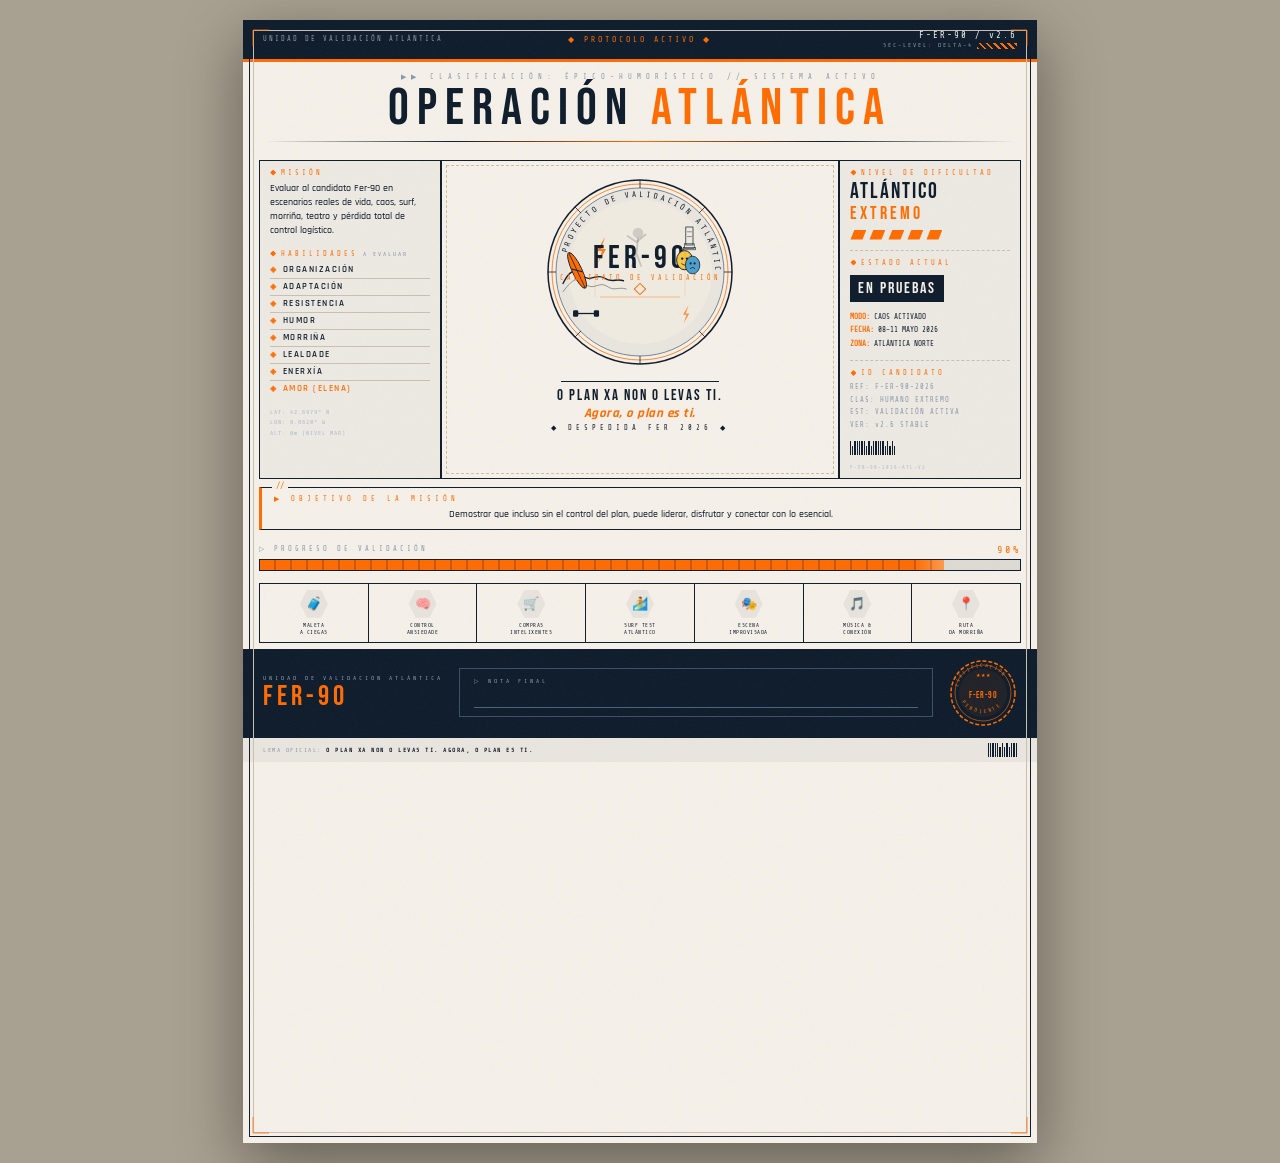
<file: 202605_DespedidaFer/index.html>
<!DOCTYPE html>
<html lang="es">
<head>
<meta charset="UTF-8">
<meta name="viewport" content="width=device-width, initial-scale=1.0">
<title>OPERACIÓN ATLÁNTICA — F-ER-90</title>
<style>
  @import url('https://fonts.googleapis.com/css2?family=Bebas+Neue&family=Rajdhani:wght@400;500;600;700&family=Share+Tech+Mono&display=swap');

  :root {
    --cream: #F5F0E8;
    --navy: #0D1B2A;
    --navy-mid: #1A2E44;
    --orange: #FF6B00;
    --orange-dim: #CC5500;
    --orange-glow: rgba(255,107,0,0.15);
    --gray-line: #C8BFB0;
    --ink: #1A1A2E;
  }

  * { margin: 0; padding: 0; box-sizing: border-box; }

  body {
    background: #A8A090;
    font-family: 'Rajdhani', sans-serif;
    display: flex;
    justify-content: center;
    align-items: flex-start;
    min-height: 100vh;
    padding: 20px;
  }

  .page {
    background: var(--cream);
    width: 210mm;
    min-height: 297mm;
    position: relative;
    overflow: hidden;
    box-shadow: 0 20px 60px rgba(0,0,0,0.4);
  }

  /* GRAIN TEXTURE OVERLAY */
  .page::before {
    content: '';
    position: absolute;
    inset: 0;
    background-image: url("data:image/svg+xml,%3Csvg xmlns='http://www.w3.org/2000/svg' width='300' height='300'%3E%3Cfilter id='noise'%3E%3CfeTurbulence type='fractalNoise' baseFrequency='0.65' numOctaves='3' stitchTiles='stitch'/%3E%3CfeColorMatrix type='saturate' values='0'/%3E%3C/filter%3E%3Crect width='300' height='300' filter='url(%23noise)' opacity='0.04'/%3E%3C/svg%3E");
    pointer-events: none;
    z-index: 100;
  }

  /* OUTER BORDER */
  .border-outer {
    position: absolute;
    inset: 6px;
    border: 1.5px solid var(--navy);
    pointer-events: none;
    z-index: 10;
  }
  .border-inner {
    position: absolute;
    inset: 10px;
    border: 0.5px solid var(--gray-line);
    pointer-events: none;
    z-index: 10;
  }

  /* CORNER CUTS */
  .corner {
    position: absolute;
    width: 20px;
    height: 20px;
    z-index: 20;
  }
  .corner svg { width: 20px; height: 20px; }
  .corner-tl { top: 6px; left: 6px; }
  .corner-tr { top: 6px; right: 6px; transform: scaleX(-1); }
  .corner-bl { bottom: 6px; left: 6px; transform: scaleY(-1); }
  .corner-br { bottom: 6px; right: 6px; transform: scale(-1,-1); }

  /* HEADER */
  .header {
    background: var(--navy);
    padding: 10px 20px;
    display: grid;
    grid-template-columns: 1fr auto 1fr;
    align-items: center;
    position: relative;
  }
  .header::after {
    content: '';
    position: absolute;
    bottom: -3px;
    left: 0; right: 0;
    height: 3px;
    background: var(--orange);
  }

  .header-left {
    font-family: 'Share Tech Mono', monospace;
    font-size: 7px;
    color: #8899AA;
    letter-spacing: 2px;
    text-transform: uppercase;
  }
  .header-center {
    font-family: 'Share Tech Mono', monospace;
    font-size: 8px;
    color: var(--orange);
    letter-spacing: 3px;
    text-transform: uppercase;
    text-align: center;
  }
  .header-right {
    font-family: 'Share Tech Mono', monospace;
    font-size: 8px;
    color: #8899AA;
    letter-spacing: 2px;
    text-align: right;
    display: flex;
    flex-direction: column;
    align-items: flex-end;
    gap: 2px;
  }
  .header-right .code {
    color: #EEE;
    font-size: 9px;
  }
  .hatching {
    display: inline-block;
    width: 40px;
    height: 6px;
    background: repeating-linear-gradient(
      45deg, var(--orange) 0, var(--orange) 2px, transparent 2px, transparent 5px
    );
    vertical-align: middle;
    margin-left: 4px;
  }

  /* TITLE SECTION */
  .title-section {
    padding: 14px 22px 6px;
    text-align: center;
    position: relative;
  }
  .op-label {
    font-family: 'Share Tech Mono', monospace;
    font-size: 7px;
    color: #8899AA;
    letter-spacing: 5px;
    text-transform: uppercase;
    margin-bottom: 2px;
  }
  .title-main {
    font-family: 'Bebas Neue', sans-serif;
    font-size: 52px;
    color: var(--navy);
    letter-spacing: 8px;
    line-height: 1;
    position: relative;
  }
  .title-main span { color: var(--orange); }

  /* TOP SCAN LINE */
  .scanline {
    width: 100%;
    height: 1px;
    background: linear-gradient(90deg, transparent, var(--navy), var(--orange), var(--navy), transparent);
    margin: 6px 0;
  }

  /* TWO COLUMN LAYOUT */
  .two-col {
    display: grid;
    grid-template-columns: 1fr 2.2fr 1fr;
    gap: 0;
    padding: 0 16px;
    margin-top: 6px;
  }

  /* PANEL BASE */
  .panel {
    border: 1px solid var(--navy);
    padding: 8px 10px;
    position: relative;
    background: rgba(13,27,42,0.03);
  }
  .panel + .panel { border-left: none; }

  .panel-label {
    font-family: 'Share Tech Mono', monospace;
    font-size: 7px;
    color: var(--orange);
    letter-spacing: 3px;
    text-transform: uppercase;
    margin-bottom: 4px;
    display: flex;
    align-items: center;
    gap: 5px;
  }
  .panel-label::before {
    content: '';
    display: inline-block;
    width: 6px;
    height: 6px;
    background: var(--orange);
    clip-path: polygon(50% 0%, 100% 50%, 50% 100%, 0% 50%);
  }

  .panel-text {
    font-size: 9.5px;
    color: var(--navy);
    line-height: 1.5;
    font-weight: 500;
  }

  /* DIFFICULTY PANEL */
  .diff-title {
    font-family: 'Bebas Neue', sans-serif;
    font-size: 22px;
    color: var(--navy);
    letter-spacing: 2px;
    line-height: 1;
  }
  .diff-sub {
    font-family: 'Bebas Neue', sans-serif;
    font-size: 18px;
    color: var(--orange);
    letter-spacing: 3px;
  }
  .diff-blocks {
    display: flex;
    gap: 3px;
    margin-top: 6px;
  }
  .diff-block {
    width: 16px;
    height: 10px;
    background: var(--orange);
    clip-path: polygon(4px 0%, 100% 0%, calc(100% - 4px) 100%, 0% 100%);
  }

  /* EMBLEM CENTER PANEL */
  .emblem-panel {
    padding: 10px 12px;
    border: 1px solid var(--navy);
    display: flex;
    flex-direction: column;
    align-items: center;
    position: relative;
  }
  .emblem-panel::before {
    content: '';
    position: absolute;
    top: 4px; left: 4px; right: 4px; bottom: 4px;
    border: 0.5px dashed var(--gray-line);
    pointer-events: none;
  }

  /* CIRCULAR EMBLEM */
  .emblem-ring {
    width: 190px;
    height: 190px;
    position: relative;
    margin: 6px auto;
  }
  .emblem-svg {
    width: 100%;
    height: 100%;
  }

  /* EMBLEM TAGLINE */
  .emblem-tagline {
    text-align: center;
    margin-top: 4px;
  }
  .tagline-1 {
    font-family: 'Bebas Neue', sans-serif;
    font-size: 15px;
    color: var(--navy);
    letter-spacing: 2px;
    display: block;
  }
  .tagline-2 {
    font-family: 'Rajdhani', sans-serif;
    font-size: 13px;
    font-weight: 700;
    font-style: italic;
    color: var(--orange);
    letter-spacing: 0.5px;
    display: block;
  }
  .despedida-label {
    font-family: 'Share Tech Mono', monospace;
    font-size: 7px;
    color: var(--navy);
    letter-spacing: 4px;
    margin-top: 3px;
    display: block;
  }

  /* OBJETIVO BOX */
  .objetivo-box {
    margin: 8px 16px;
    border: 1px solid var(--navy);
    border-left: 3px solid var(--orange);
    padding: 7px 12px;
    position: relative;
  }
  .objetivo-title {
    font-family: 'Share Tech Mono', monospace;
    font-size: 7px;
    color: var(--orange);
    letter-spacing: 4px;
    text-transform: uppercase;
    margin-bottom: 4px;
  }
  .objetivo-text {
    font-size: 9.5px;
    color: var(--navy);
    font-weight: 500;
    line-height: 1.5;
    text-align: center;
  }
  .objetivo-box::before {
    content: '//';
    position: absolute;
    top: -7px;
    left: 10px;
    font-family: 'Share Tech Mono', monospace;
    font-size: 8px;
    color: var(--orange);
    background: var(--cream);
    padding: 0 4px;
  }

  /* PROGRESS BAR */
  .progress-section {
    padding: 6px 16px;
  }
  .progress-label {
    font-family: 'Share Tech Mono', monospace;
    font-size: 7px;
    color: #8899AA;
    letter-spacing: 3px;
    text-transform: uppercase;
    display: flex;
    justify-content: space-between;
    align-items: center;
    margin-bottom: 4px;
  }
  .progress-label span:last-child {
    color: var(--orange);
    font-size: 10px;
  }
  .progress-track {
    height: 12px;
    background: rgba(13,27,42,0.1);
    border: 1px solid var(--navy);
    position: relative;
    overflow: hidden;
  }
  .progress-fill {
    height: 100%;
    width: 90%;
    background: repeating-linear-gradient(
      90deg,
      var(--orange) 0px, var(--orange) 14px,
      var(--orange-dim) 14px, var(--orange-dim) 16px
    );
    position: relative;
  }
  .progress-fill::after {
    content: '';
    position: absolute;
    top: 0; right: 0; bottom: 0;
    width: 30px;
    background: linear-gradient(90deg, transparent, rgba(255,255,255,0.3));
  }

  /* STAGES ROW */
  .stages-row {
    display: grid;
    grid-template-columns: repeat(7, 1fr);
    margin: 6px 16px;
    border: 1px solid var(--navy);
    border-right: none;
  }
  .stage-item {
    border-right: 1px solid var(--navy);
    padding: 6px 4px;
    text-align: center;
    display: flex;
    flex-direction: column;
    align-items: center;
    gap: 4px;
  }
  .stage-icon {
    font-size: 16px;
    line-height: 1;
  }
  .stage-name {
    font-family: 'Share Tech Mono', monospace;
    font-size: 5.5px;
    color: var(--navy);
    letter-spacing: 0.5px;
    text-transform: uppercase;
    line-height: 1.3;
    text-align: center;
  }
  .stage-hex {
    width: 28px;
    height: 28px;
    background: rgba(13,27,42,0.06);
    clip-path: polygon(25% 0%, 75% 0%, 100% 50%, 75% 100%, 25% 100%, 0% 50%);
    display: flex;
    align-items: center;
    justify-content: center;
    font-size: 13px;
  }

  /* BOTTOM PANEL */
  .bottom-panel {
    background: var(--navy);
    margin: 6px 0 0;
    padding: 10px 20px;
    display: grid;
    grid-template-columns: auto 1fr auto;
    align-items: center;
    gap: 16px;
  }
  .bottom-unit {
    display: flex;
    flex-direction: column;
    gap: 2px;
  }
  .bottom-unit-label {
    font-family: 'Share Tech Mono', monospace;
    font-size: 6px;
    color: #8899AA;
    letter-spacing: 3px;
    text-transform: uppercase;
  }
  .bottom-unit-name {
    font-family: 'Bebas Neue', sans-serif;
    font-size: 28px;
    color: var(--orange);
    letter-spacing: 4px;
    line-height: 1;
  }

  .nota-final-box {
    border: 1px solid #3A5068;
    padding: 8px 14px;
    flex: 1;
  }
  .nota-label {
    font-family: 'Share Tech Mono', monospace;
    font-size: 6px;
    color: #8899AA;
    letter-spacing: 3px;
    margin-bottom: 6px;
  }
  .nota-line {
    border-bottom: 1px solid #4A6080;
    height: 18px;
    width: 100%;
  }

  /* SEAL */
  .seal {
    width: 68px;
    height: 68px;
    position: relative;
    display: flex;
    align-items: center;
    justify-content: center;
  }

  /* FOOTER */
  .footer {
    background: rgba(13,27,42,0.05);
    border-top: 1px solid var(--navy);
    padding: 5px 20px;
    display: flex;
    justify-content: space-between;
    align-items: center;
  }
  .footer-lema {
    font-family: 'Share Tech Mono', monospace;
    font-size: 6px;
    color: #8899AA;
    letter-spacing: 1.5px;
    text-transform: uppercase;
  }
  .footer-lema strong {
    color: var(--navy);
  }
  .barcode {
    display: flex;
    gap: 1px;
    align-items: flex-end;
    height: 14px;
  }
  .barcode span {
    display: block;
    background: var(--navy);
    width: 1px;
    height: 100%;
  }
  .barcode span:nth-child(even) { height: 70%; }
  .barcode span:nth-child(3n) { width: 2px; }

  /* HUD DECORATIVE ELEMENTS */
  .hud-coords {
    font-family: 'Share Tech Mono', monospace;
    font-size: 6px;
    color: #AABBC0;
    position: absolute;
    letter-spacing: 1px;
  }

  /* SKILLS LIST */
  .skills-list {
    list-style: none;
    margin-top: 4px;
  }
  .skills-list li {
    font-family: 'Rajdhani', sans-serif;
    font-size: 9px;
    font-weight: 600;
    color: var(--navy);
    letter-spacing: 1.5px;
    text-transform: uppercase;
    padding: 2.5px 0;
    border-bottom: 0.5px solid var(--gray-line);
    display: flex;
    align-items: center;
    gap: 5px;
  }
  .skills-list li::before {
    content: '◈';
    color: var(--orange);
    font-size: 8px;
  }

  /* STATUS PANEL */
  .status-badge {
    background: var(--navy);
    color: var(--cream);
    font-family: 'Bebas Neue', sans-serif;
    font-size: 16px;
    letter-spacing: 2px;
    padding: 4px 8px;
    margin: 4px 0;
    display: inline-block;
  }
  .status-row {
    font-family: 'Share Tech Mono', monospace;
    font-size: 7.5px;
    color: var(--navy);
    margin-top: 4px;
    line-height: 1.8;
  }
  .status-row strong {
    color: var(--orange);
  }

  /* PRINT */
  @media print {
    body {
      background: white;
      padding: 0;
      margin: 0;
    }
    .page {
      width: 210mm;
      min-height: 297mm;
      box-shadow: none;
      margin: 0;
    }
    @page {
      size: A4 portrait;
      margin: 0;
    }
  }

  /* RESPONSIVE */
  @media (max-width: 720px) {
    body { padding: 0; }
    .page {
      width: 100%;
      min-height: auto;
    }
    .two-col {
      grid-template-columns: 1fr;
    }
    .panel + .panel { border-left: 1px solid var(--navy); border-top: none; }
    .stages-row {
      grid-template-columns: repeat(4, 1fr);
    }
    .title-main { font-size: 36px; }
    .bottom-panel { grid-template-columns: 1fr; gap: 10px; }
  }
</style>
</head>
<body>
<div class="page">

  <!-- DECORATIVE CORNERS -->
  <div class="border-outer"></div>
  <div class="border-inner"></div>
  <div class="corner corner-tl">
    <svg viewBox="0 0 20 20"><polyline points="0,20 0,0 20,0" fill="none" stroke="#0D1B2A" stroke-width="2"/><polyline points="4,20 4,4 20,4" fill="none" stroke="#FF6B00" stroke-width="0.8"/></svg>
  </div>
  <div class="corner corner-tr">
    <svg viewBox="0 0 20 20"><polyline points="0,20 0,0 20,0" fill="none" stroke="#0D1B2A" stroke-width="2"/><polyline points="4,20 4,4 20,4" fill="none" stroke="#FF6B00" stroke-width="0.8"/></svg>
  </div>
  <div class="corner corner-bl">
    <svg viewBox="0 0 20 20"><polyline points="0,20 0,0 20,0" fill="none" stroke="#0D1B2A" stroke-width="2"/><polyline points="4,20 4,4 20,4" fill="none" stroke="#FF6B00" stroke-width="0.8"/></svg>
  </div>
  <div class="corner corner-br">
    <svg viewBox="0 0 20 20"><polyline points="0,20 0,0 20,0" fill="none" stroke="#0D1B2A" stroke-width="2"/><polyline points="4,20 4,4 20,4" fill="none" stroke="#FF6B00" stroke-width="0.8"/></svg>
  </div>

  <!-- HEADER -->
  <div class="header">
    <div class="header-left">UNIDAD DE VALIDACIÓN ATLÁNTICA</div>
    <div class="header-center">◆ PROTOCOLO ACTIVO ◆</div>
    <div class="header-right">
      <span class="code">F-ER-90 / v2.6</span>
      <span style="color:#8899AA;font-size:6px;letter-spacing:2px;">SEC-LEVEL: DELTA-4<span class="hatching"></span></span>
    </div>
  </div>

  <!-- TITLE -->
  <div class="title-section">
    <div class="op-label">▶▶ CLASIFICACIÓN: ÉPICO-HUMORÍSTICO // SISTEMA ACTIVO</div>
    <div class="title-main">OPERACIÓN <span>ATLÁNTICA</span></div>
    <div class="scanline"></div>
  </div>

  <!-- MAIN TWO COLUMN -->
  <div class="two-col">

    <!-- LEFT: MISIÓN -->
    <div class="panel">
      <div class="panel-label">MISIÓN</div>
      <div class="panel-text">
        Evaluar al candidato Fer-90 en escenarios reales de vida, caos, surf, morriña, teatro y pérdida total de control logístico.
      </div>

      <div style="margin-top:12px;">
        <div class="panel-label">HABILIDADES<br><span style="color:#8899AA;font-size:6px;letter-spacing:2px;font-family:'Share Tech Mono',monospace;">A EVALUAR</span></div>
        <ul class="skills-list">
          <li>Organización</li>
          <li>Adaptación</li>
          <li>Resistencia</li>
          <li>Humor</li>
          <li>Morriña</li>
          <li>Lealdade</li>
          <li>Enerxía</li>
          <li style="color:var(--orange);border-bottom:none;">Amor (Elena)</li>
        </ul>
      </div>

      <!-- FAKE COORDS -->
      <div style="margin-top:10px; font-family:'Share Tech Mono',monospace; font-size:6px; color:#AABBCC; line-height:1.8; letter-spacing:1px;">
        LAT: 42.6979° N<br>LON: 8.8620° W<br>ALT: 0m (NIVEL MAR)
      </div>
    </div>

    <!-- CENTER: EMBLEM -->
    <div class="emblem-panel">
      <div class="emblem-ring">
        <svg class="emblem-svg" viewBox="0 0 190 190" xmlns="http://www.w3.org/2000/svg">
          <!-- OUTER RINGS -->
          <circle cx="95" cy="95" r="92" fill="none" stroke="#0D1B2A" stroke-width="1.5"/>
          <circle cx="95" cy="95" r="88" fill="none" stroke="#FF6B00" stroke-width="0.8"/>
          <circle cx="95" cy="95" r="84" fill="rgba(13,27,42,0.05)" stroke="#0D1B2A" stroke-width="0.5"/>

          <!-- TICK MARKS OUTER -->
          <g stroke="#0D1B2A" stroke-width="0.8">
            <line x1="95" y1="3" x2="95" y2="11"/>
            <line x1="95" y1="179" x2="95" y2="187"/>
            <line x1="3" y1="95" x2="11" y2="95"/>
            <line x1="179" y1="95" x2="187" y2="95"/>
            <line x1="30" y1="30" x2="36" y2="36"/>
            <line x1="160" y1="30" x2="154" y2="36"/>
            <line x1="30" y1="160" x2="36" y2="154"/>
            <line x1="160" y1="160" x2="154" y2="154"/>
          </g>

          <!-- CIRCULAR TEXT TOP: PROYECTO F-ER-90 -->
          <defs>
            <path id="topArc" d="M 20,95 A 75,75 0 0,1 170,95"/>
            <path id="botArc" d="M 25,105 A 75,75 0 0,0 165,105"/>
          </defs>
          <text font-family="'Share Tech Mono', monospace" font-size="8" fill="#0D1B2A" letter-spacing="3">
            <textPath href="#topArc" startOffset="8%">PROYECTO DE VALIDACIÓN ATLÁNTICA</textPath>
          </text>
          <text font-family="'Share Tech Mono', monospace" font-size="7" fill="#8899AA" letter-spacing="2">
            <textPath href="#botArc" startOffset="15%">UNIDAD DE VALIDACIÓN ATLÁNTICA</textPath>
          </text>

          <!-- INNER FILL BG -->
          <circle cx="95" cy="95" r="72" fill="#F0EBE0"/>

          <!-- WAVE LEFT -->
          <g transform="translate(18,90) scale(0.55)">
            <path d="M0,30 C10,10 20,0 35,15 C50,30 60,10 75,20 C90,30 95,20 110,25" fill="none" stroke="#0D1B2A" stroke-width="2.5" stroke-linecap="round"/>
            <path d="M0,45 C15,25 25,15 40,30 C55,45 65,25 80,35 C95,45 100,35 115,40" fill="none" stroke="#0D1B2A" stroke-width="1.5" stroke-linecap="round" opacity="0.5"/>
          </g>

          <!-- SURF BOARD -->
          <g transform="translate(24,62) rotate(-25, 18, 40) scale(0.7)">
            <ellipse cx="18" cy="40" rx="7" ry="28" fill="#FF6B00" stroke="#0D1B2A" stroke-width="1.2"/>
            <line x1="18" y1="12" x2="18" y2="68" stroke="#0D1B2A" stroke-width="1"/>
            <path d="M12,35 L24,45" stroke="#0D1B2A" stroke-width="1.5"/>
          </g>

          <!-- LIGHTNING BOLT CENTER-LEFT -->
          <g transform="translate(52,60)">
            <polygon points="8,0 4,12 9,12 1,26 5,14 0,14" fill="#FF6B00" opacity="0.9"/>
          </g>

          <!-- FER-90 MAIN TEXT -->
          <text x="95" y="91" text-anchor="middle" font-family="'Bebas Neue', sans-serif" font-size="32" fill="#0D1B2A" letter-spacing="4">FER-90</text>
          <text x="95" y="103" text-anchor="middle" font-family="'Share Tech Mono', monospace" font-size="6.5" fill="#FF6B00" letter-spacing="3">CANDIDATO DE VALIDACIÓN</text>

          <!-- RUNNING FIGURE (simplified silhouette) -->
          <g transform="translate(75,50) scale(0.75)">
            <!-- head -->
            <circle cx="24" cy="8" r="7" fill="#0D1B2A" opacity="0.15"/>
            <!-- body -->
            <path d="M24,15 L22,35 M22,35 L16,52 M22,35 L28,52" stroke="#0D1B2A" stroke-width="2.5" stroke-linecap="round" fill="none" opacity="0.18"/>
            <!-- arms up -->
            <path d="M22,20 L10,12 M22,20 L34,10" stroke="#0D1B2A" stroke-width="2.5" stroke-linecap="round" opacity="0.18"/>
          </g>

          <!-- THEATER MASKS RIGHT -->
          <g transform="translate(130,72) scale(0.8)">
            <!-- happy mask -->
            <ellipse cx="12" cy="14" rx="10" ry="12" fill="#F5C842" stroke="#0D1B2A" stroke-width="1.2"/>
            <circle cx="9" cy="12" r="1.5" fill="#0D1B2A"/>
            <circle cx="15" cy="12" r="1.5" fill="#0D1B2A"/>
            <path d="M8,18 Q12,22 16,18" fill="none" stroke="#0D1B2A" stroke-width="1"/>
            <!-- sad mask behind -->
            <ellipse cx="22" cy="20" rx="9" ry="11" fill="#4A9ECC" stroke="#0D1B2A" stroke-width="1"/>
            <circle cx="19.5" cy="18" r="1.3" fill="#0D1B2A"/>
            <circle cx="24.5" cy="18" r="1.3" fill="#0D1B2A"/>
            <path d="M19,25 Q22,21 25,25" fill="none" stroke="#0D1B2A" stroke-width="1"/>
          </g>

          <!-- TOWER / LIGHTHOUSE (Lisboa vibe) -->
          <g transform="translate(136,50) scale(0.6)">
            <rect x="8" y="0" width="12" height="30" fill="none" stroke="#0D1B2A" stroke-width="1.2"/>
            <rect x="6" y="28" width="16" height="8" fill="none" stroke="#0D1B2A" stroke-width="1"/>
            <rect x="4" y="34" width="20" height="4" fill="none" stroke="#0D1B2A" stroke-width="1"/>
            <line x1="10" y1="8" x2="18" y2="8" stroke="#0D1B2A" stroke-width="0.8"/>
            <line x1="10" y1="16" x2="18" y2="16" stroke="#0D1B2A" stroke-width="0.8"/>
          </g>

          <!-- CENTER DIAMOND ACCENT -->
          <rect x="91" y="108" width="8" height="8" transform="rotate(45,95,112)" fill="none" stroke="#FF6B00" stroke-width="1"/>

          <!-- DUMBBELL BOTTOM LEFT -->
          <g transform="translate(30,130) scale(0.65)">
            <line x1="0" y1="10" x2="34" y2="10" stroke="#0D1B2A" stroke-width="2"/>
            <rect x="-3" y="5" width="8" height="10" rx="2" fill="#0D1B2A"/>
            <rect x="29" y="5" width="8" height="10" rx="2" fill="#0D1B2A"/>
          </g>

          <!-- LIGHTNING BOTTOM RIGHT -->
          <g transform="translate(138,128) scale(0.7)">
            <polygon points="8,0 4,12 9,12 1,26 5,14 0,14" fill="#FF6B00" opacity="0.7"/>
          </g>

          <!-- ORANGE ACCENT LINES -->
          <line x1="55" y1="120" x2="135" y2="120" stroke="#FF6B00" stroke-width="0.8" opacity="0.5"/>
          <line x1="50" y1="70" x2="50" y2="120" stroke="#FF6B00" stroke-width="0.5" opacity="0.3"/>
          <line x1="140" y1="70" x2="140" y2="120" stroke="#FF6B00" stroke-width="0.5" opacity="0.3"/>
        </svg>
      </div>

      <!-- TAGLINE -->
      <div class="emblem-tagline">
        <div style="height:1px; background:var(--navy); margin: 4px 10px;"></div>
        <span class="tagline-1">O PLAN XA NON O LEVAS TI.</span>
        <span class="tagline-2">Agora, o plan es ti.</span>
        <span class="despedida-label">◆ DESPEDIDA FER 2026 ◆</span>
      </div>

    </div>

    <!-- RIGHT: STATUS + DIFFICULTY -->
    <div class="panel" style="display:flex;flex-direction:column;gap:10px;">

      <div>
        <div class="panel-label">NIVEL DE DIFICULTAD</div>
        <div class="diff-title">ATLÁNTICO</div>
        <div class="diff-sub">EXTREMO</div>
        <div class="diff-blocks">
          <div class="diff-block"></div>
          <div class="diff-block"></div>
          <div class="diff-block"></div>
          <div class="diff-block"></div>
          <div class="diff-block"></div>
        </div>
      </div>

      <div style="border-top:0.5px dashed var(--gray-line); padding-top:8px;">
        <div class="panel-label">ESTADO ACTUAL</div>
        <div class="status-badge">EN PRUEBAS</div>
        <div class="status-row">
          <strong>MODO:</strong> CAOS ACTIVADO<br>
          <strong>FECHA:</strong> 08–11 MAYO 2026<br>
          <strong>ZONA:</strong> ATLÁNTICA NORTE
        </div>
      </div>

      <div style="border-top:0.5px dashed var(--gray-line); padding-top:8px;">
        <div class="panel-label">ID CANDIDATO</div>
        <div style="font-family:'Share Tech Mono',monospace;font-size:7px;color:#8899AA;line-height:1.8;letter-spacing:1px;">
          REF: F-ER-90-2026<br>
          CLAS: HUMANO EXTREMO<br>
          EST: VALIDACIÓN ACTIVA<br>
          VER: v2.6 STABLE
        </div>
      </div>

      <!-- Mini barcode decorative -->
      <div class="barcode" style="margin-top:auto;">
        <span style="height:100%"></span><span></span><span></span><span style="height:100%"></span><span></span><span style="height:100%"></span><span></span><span></span><span style="height:100%"></span><span></span><span style="height:100%"></span><span style="height:100%"></span><span></span><span style="height:100%"></span><span></span><span></span><span style="height:100%"></span><span></span><span style="height:100%"></span><span></span>
      </div>
      <div style="font-family:'Share Tech Mono',monospace;font-size:5px;color:#AABBCC;letter-spacing:1px;">F-ER-90-2026-ATL-V2</div>
    </div>

  </div>

  <!-- OBJETIVO -->
  <div class="objetivo-box">
    <div class="objetivo-title">▶ OBJETIVO DE LA MISIÓN</div>
    <div class="objetivo-text">Demostrar que incluso sin el control del plan, puede liderar, disfrutar y conectar con lo esencial.</div>
  </div>

  <!-- PROGRESS -->
  <div class="progress-section">
    <div class="progress-label">
      <span>▷ PROGRESO DE VALIDACIÓN</span>
      <span>90%</span>
    </div>
    <div class="progress-track">
      <div class="progress-fill"></div>
    </div>
  </div>

  <!-- STAGES -->
  <div class="stages-row">
    <div class="stage-item">
      <div class="stage-hex">🧳</div>
      <div class="stage-name">Maleta<br>a Ciegas</div>
    </div>
    <div class="stage-item">
      <div class="stage-hex">🧠</div>
      <div class="stage-name">Control<br>Ansiedade</div>
    </div>
    <div class="stage-item">
      <div class="stage-hex">🛒</div>
      <div class="stage-name">Compras<br>Intelixentes</div>
    </div>
    <div class="stage-item">
      <div class="stage-hex">🏄</div>
      <div class="stage-name">Surf Test<br>Atlántico</div>
    </div>
    <div class="stage-item">
      <div class="stage-hex">🎭</div>
      <div class="stage-name">Escena<br>Improvisada</div>
    </div>
    <div class="stage-item">
      <div class="stage-hex">🎵</div>
      <div class="stage-name">Música &<br>Conexión</div>
    </div>
    <div class="stage-item">
      <div class="stage-hex">📍</div>
      <div class="stage-name">Ruta<br>da Morriña</div>
    </div>
  </div>

  <!-- BOTTOM PANEL -->
  <div class="bottom-panel">
    <div class="bottom-unit">
      <span class="bottom-unit-label">UNIDAD DE VALIDACIÓN ATLÁNTICA</span>
      <span class="bottom-unit-name">FER-90</span>
    </div>

    <div class="nota-final-box">
      <div class="nota-label">▷ NOTA FINAL</div>
      <div class="nota-line"></div>
    </div>

    <!-- SEAL SVG -->
    <div class="seal">
      <svg viewBox="0 0 68 68" width="68" height="68" xmlns="http://www.w3.org/2000/svg">
        <circle cx="34" cy="34" r="32" fill="none" stroke="#FF6B00" stroke-width="1.5" stroke-dasharray="4,2"/>
        <circle cx="34" cy="34" r="28" fill="none" stroke="#FF6B00" stroke-width="0.6"/>
        <circle cx="34" cy="34" r="24" fill="rgba(255,107,0,0.08)"/>
        <!-- Stars -->
        <text x="34" y="18" text-anchor="middle" font-size="5" fill="#FF6B00">★ ★ ★</text>
        <!-- Text curved TOP -->
        <defs>
          <path id="sealTop" d="M 8,34 A 26,26 0 0,1 60,34"/>
          <path id="sealBot" d="M 10,38 A 26,26 0 0,0 58,38"/>
        </defs>
        <text font-family="'Share Tech Mono', monospace" font-size="5" fill="#FF6B00" letter-spacing="1.5">
          <textPath href="#sealTop" startOffset="8%">CERTIFICACIÓN</textPath>
        </text>
        <text font-family="'Share Tech Mono', monospace" font-size="5" fill="#FF6B00" letter-spacing="2">
          <textPath href="#sealBot" startOffset="10%">PENDIENTE</textPath>
        </text>
        <!-- Center stamp text -->
        <text x="34" y="39" text-anchor="middle" font-family="'Bebas Neue', sans-serif" font-size="9" fill="#FF6B00" letter-spacing="1">F-ER-90</text>
      </svg>
    </div>
  </div>

  <!-- FOOTER -->
  <div class="footer">
    <div class="footer-lema">
      LEMA OFICIAL: <strong>O PLAN XA NON O LEVAS TI. AGORA, O PLAN ES TI.</strong>
    </div>
    <div class="barcode">
      <span></span><span style="height:100%"></span><span></span><span style="height:100%"></span><span style="height:100%"></span><span></span><span style="height:100%"></span><span></span><span style="height:100%"></span><span></span><span style="height:100%"></span><span style="height:100%"></span><span></span>
    </div>
  </div>

</div>

<script>
  // Animate progress bar on load
  document.addEventListener('DOMContentLoaded', () => {
    const fill = document.querySelector('.progress-fill');
    fill.style.width = '0%';
    fill.style.transition = 'width 2s ease';
    setTimeout(() => { fill.style.width = '90%'; }, 300);
  });
</script>
</body>
</html>
</file>
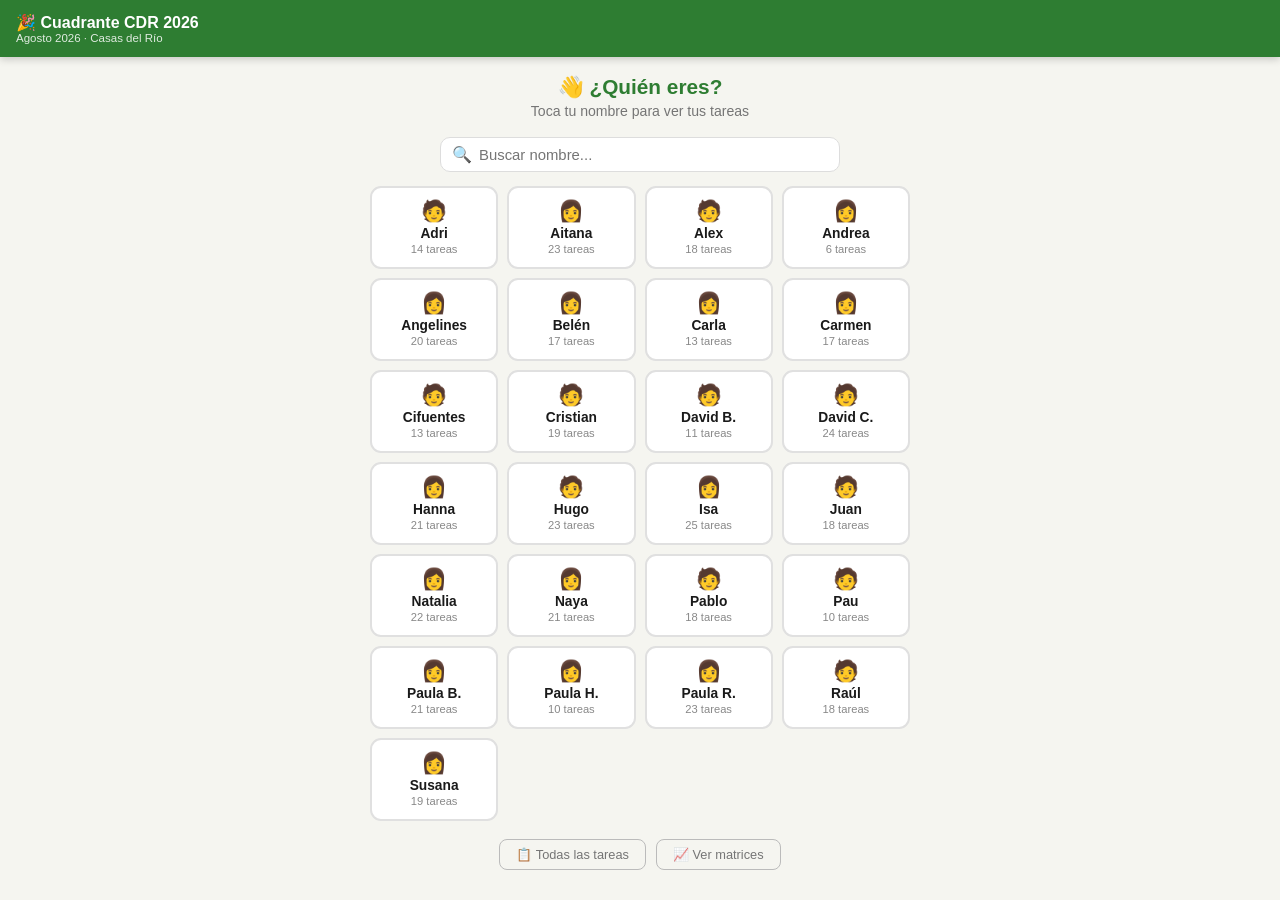
<file: 2026_ComisionCDR/index.html>
<!DOCTYPE html>
<html lang="es">
<head>
<meta charset="UTF-8">
<meta name="viewport" content="width=device-width, initial-scale=1.0">
<title>Cuadrante CDR 2026</title>
<style>
:root{--v:#2e7d32;--vl:#4caf50;--bg:#f5f5f0;--w:#fff;--tx:#1a1a1a;--gr:#757575}
*{box-sizing:border-box;margin:0;padding:0}
body{font-family:-apple-system,BlinkMacSystemFont,'Segoe UI',sans-serif;background:var(--bg);color:var(--tx);min-height:100vh}
header{background:var(--v);color:#fff;padding:13px 16px;display:flex;align-items:center;gap:10px;position:sticky;top:0;z-index:99;box-shadow:0 2px 8px rgba(0,0,0,.2)}
header h1{font-size:1rem;font-weight:700;line-height:1.2}
header p{font-size:.72rem;opacity:.85}
.bk{background:none;border:none;color:#fff;font-size:1.2rem;cursor:pointer;padding:4px 8px;border-radius:6px;flex-shrink:0}
.bk:hover{background:rgba(255,255,255,.2)}
/* LANDING */
#ld{padding:18px 14px}
.lt{text-align:center;margin-bottom:18px}
.lt h2{font-size:1.3rem;color:var(--v)}
.lt p{color:var(--gr);margin-top:4px;font-size:.88rem}
.sb{max-width:400px;margin:0 auto 14px;display:flex;align-items:center;background:var(--w);border:1.5px solid #ddd;border-radius:10px;padding:7px 11px;gap:7px}
.sb input{border:none;outline:none;font-size:.93rem;width:100%;background:none}
.pg{display:grid;grid-template-columns:repeat(auto-fill,minmax(115px,1fr));gap:9px;max-width:540px;margin:0 auto}
.pc{background:var(--w);border:2px solid #e0e0e0;border-radius:11px;padding:11px 7px;text-align:center;cursor:pointer;transition:all .15s;font-size:.86rem;font-weight:600}
.pc:hover{border-color:var(--vl);background:#f1f8e9;transform:translateY(-2px);box-shadow:0 4px 10px rgba(46,125,50,.15)}
.pc.hid{display:none}
.pc .ic{font-size:1.3rem;display:block;margin-bottom:3px}
.pc .cn{font-size:.7rem;color:#888;font-weight:400}
.ld-btns{display:flex;justify-content:center;gap:10px;padding:18px 0 6px;flex-wrap:wrap}
.ld-btns button{background:none;border:1.5px solid #bbb;border-radius:8px;padding:7px 16px;color:var(--gr);cursor:pointer;font-size:.8rem}
.ld-btns button:hover{border-color:var(--v);color:var(--v)}
/* VISTA PERSONA */
#vp{display:none}
.ph{padding:14px 16px;background:linear-gradient(135deg,#e8f5e9,#f9fbe7);border-bottom:1px solid #c8e6c9}
.ph-n{font-size:1.4rem;font-weight:700;color:var(--v)}
.ph-s{display:flex;gap:14px;margin-top:5px;font-size:.76rem;color:var(--gr);flex-wrap:wrap}
/* FILTROS */
.fi{padding:9px 13px;display:flex;gap:6px;overflow-x:auto;background:var(--w);border-bottom:1px solid #e0e0e0;scrollbar-width:none}
.fi::-webkit-scrollbar{display:none}
.fb{white-space:nowrap;padding:5px 12px;border-radius:20px;border:1.5px solid #e0e0e0;background:var(--w);font-size:.76rem;cursor:pointer;font-weight:500;transition:all .15s}
.fb.on{background:var(--v);border-color:var(--v);color:#fff}
/* TIMELINE */
.tl{padding:13px}
.dg{margin-bottom:16px}
.dh{margin-bottom:8px}
.df{display:inline-block;background:var(--v);color:#fff;border-radius:7px;padding:3px 10px;font-size:.78rem;font-weight:700}
.tc{background:var(--w);border-radius:9px;padding:10px 12px;margin-bottom:6px;border-left:4px solid #ccc;box-shadow:0 1px 3px rgba(0,0,0,.07)}
.th2{display:flex;justify-content:space-between;align-items:flex-start;gap:8px}
.tn{font-weight:600;font-size:.9rem;line-height:1.3}
.hr{font-size:.73rem;color:var(--gr);white-space:nowrap;background:#f0f0f0;padding:2px 7px;border-radius:10px;flex-shrink:0}
.tm{display:flex;align-items:center;gap:6px;margin-top:5px;flex-wrap:wrap}
.bd{font-size:.66rem;font-weight:700;padding:2px 7px;border-radius:10px;text-transform:uppercase;letter-spacing:.3px}
.co{font-size:.73rem;color:var(--gr)}
.emp{text-align:center;padding:36px 20px;color:var(--gr)}
.emp span{font-size:2rem;display:block;margin-bottom:10px}
/* Colores tipo */
.tBARRA{border-left-color:#1565c0}.tBARRA .bd{background:#e3f2fd;color:#1565c0}
.tCENA{border-left-color:#6a1b9a}.tCENA .bd{background:#f3e5f5;color:#6a1b9a}
.tNEVERA{border-left-color:#00838f}.tNEVERA .bd{background:#e0f7fa;color:#00838f}
.tBONOS{border-left-color:#e65100}.tBONOS .bd{background:#fff3e0;color:#e65100}
.tBINGO{border-left-color:#f57f17}.tBINGO .bd{background:#fffde7;color:#f57f17}
.tNINOS{border-left-color:#388e3c}.tNINOS .bd{background:#e8f5e9;color:#2e7d32}
.tSARDINAS{border-left-color:#4e342e}.tSARDINAS .bd{background:#efebe9;color:#4e342e}
.tPAN{border-left-color:#e65100}.tPAN .bd{background:#fff8e1;color:#bf360c}
.tVERBENA{border-left-color:#c62828}.tVERBENA .bd{background:#ffebee;color:#c62828}
.tOTRA{border-left-color:#616161}.tOTRA .bd{background:#f5f5f5;color:#424242}
.tdefault{border-left-color:#9e9e9e}.tdefault .bd{background:#f5f5f5;color:#616161}
/* MATRICES */
#vm{display:none}
.mat-tabs{display:flex;gap:6px;padding:10px 14px;overflow-x:auto;background:var(--w);border-bottom:1px solid #e0e0e0;scrollbar-width:none}
.mat-tabs::-webkit-scrollbar{display:none}
.mt-btn{white-space:nowrap;padding:6px 14px;border-radius:20px;border:1.5px solid #e0e0e0;background:var(--w);font-size:.78rem;cursor:pointer;font-weight:600;transition:all .15s}
.mt-btn.on{background:var(--v);border-color:var(--v);color:#fff}
.mat-content{padding:14px}
.mat-section{display:none}
.mat-section.show{display:block}
.mat-title{font-size:1rem;font-weight:700;color:var(--v);margin-bottom:4px}
.mat-sub{font-size:.78rem;color:var(--gr);margin-bottom:12px}
.tbl-wrap{overflow-x:auto;-webkit-overflow-scrolling:touch;border-radius:10px;box-shadow:0 1px 4px rgba(0,0,0,.1)}
table{border-collapse:collapse;width:100%;min-width:340px;background:var(--w);font-size:.78rem}
th{background:var(--v);color:#fff;padding:7px 10px;text-align:center;white-space:nowrap;font-weight:700;font-size:.74rem}
th.name-col{text-align:left;min-width:90px}
td{padding:6px 10px;text-align:center;border-bottom:1px solid #f0f0f0;white-space:nowrap}
td.name-col{text-align:left;font-weight:600;font-size:.8rem;padding-left:12px}
tr.grupo-row td{background:#f9fbe7;font-style:italic;font-size:.72rem;color:#555;text-align:left;padding:4px 12px;border-bottom:1px solid #e8f5e9}
tr:hover td{background:#f9fbe7}
tr.grupo-row:hover td{background:#f9fbe7}
.cell-t1{background:#e3f2fd;color:#0d47a1;font-weight:700;border-radius:4px}
.cell-t2{background:#e8eaf6;color:#283593;font-weight:700;border-radius:4px}
.cell-t3{background:#f3e5f5;color:#4a148c;font-weight:700;border-radius:4px}
.cell-t4{background:#fff8e1;color:#e65100;font-weight:700;border-radius:4px}
.cell-t5{background:#fce4ec;color:#880e4f;font-weight:700;border-radius:4px}
.cell-t6,.cell-tlim{background:#ffebee;color:#b71c1c;font-weight:700;border-radius:4px}
.cell-ok{background:#e8f5e9;color:#1b5e20;font-weight:700;border-radius:4px}
.cell-prev{background:#e0f7fa;color:#006064;font-weight:600;border-radius:4px;font-size:.7rem}
.cell-sub{background:#fff8e1;color:#e65100;font-weight:700;border-radius:4px}
.cell-no{color:#bbb}
.cell-hora{background:#e8eaf6;color:#283593;font-weight:700;border-radius:4px;font-size:.72rem}
@media(max-width:370px){.pg{grid-template-columns:repeat(3,1fr)}}
</style>
</head>
<body>

<header>
  <button class="bk" id="bkBtn" style="display:none" onclick="goBack()">&#8592;</button>
  <div>
    <h1 id="hT">&#127881; Cuadrante CDR 2026</h1>
    <p id="hS">Agosto 2026 &middot; Casas del R&iacute;o</p>
  </div>
</header>

<div id="ld">
  <div class="lt">
    <h2>&#128075; &iquest;Qui&eacute;n eres?</h2>
    <p>Toca tu nombre para ver tus tareas</p>
  </div>
  <div class="sb">
    <span>&#128269;</span>
    <input type="text" id="bq" placeholder="Buscar nombre..." oninput="fChips(this.value)">
  </div>
  <div class="pg" id="pg"></div>
  <div class="ld-btns">
    <button onclick="verAll()">&#128203; Todas las tareas</button>
    <button onclick="verMatrices()">&#128200; Ver matrices</button>
  </div>
</div>

<!-- VISTA PERSONA -->
<div id="vp">
  <div class="ph">
    <div class="ph-n" id="pN"></div>
    <div class="ph-s" id="pS"></div>
  </div>
  <div class="fi" id="fi"></div>
  <div class="tl" id="tl"></div>
</div>

<!-- VISTA MATRICES -->
<div id="vm">
  <div class="mat-tabs">
    <button class="mt-btn on" onclick="showMat('barra',this)">&#127866; Barra</button>
    <button class="mt-btn"    onclick="showMat('neveras',this)">&#129398; Neveras</button>
    <button class="mt-btn"    onclick="showMat('cenas',this)">&#127869; Cenas</button>
    <button class="mt-btn"    onclick="showMat('pan',this)">&#127838; Pan Bendito</button>
  </div>
  <div class="mat-content" id="matContent"></div>
</div>

<script>
﻿const DATOS = {
"Adri": [{"f":"Previo","s":"PREVIO · Logística","t":"Comprar bebida","p":"Isa, Adri, Raúl","h":"—","tp":"OTRA"},{"f":"31-jul","s":"31-jul · Neveras","t":"Llenar neveras para Sáb 1","p":"Isa, Aitana, Carmen, Adri","h":"Tarde","tp":"NEVERA"},{"f":"1-ago","s":"SÁB 1 · Barra discomóvil","t":"Barra T5","p":"Adri, David Ceb, Paula Rincón, Natalia","h":"~05:00","tp":"BARRA"},{"f":"4-ago","s":"MAR 4 · Barra discomóvil","t":"Barra T3","p":"Adri, David Ceb, Carmen","h":"~03:00","tp":"BARRA"},{"f":"5-ago","s":"MIÉ 5 · Cena Popular","t":"Utensilios a la vista (platos, cubiertos, picaeta…)","p":"David C., Adri, Angelines","h":"Antes cena","tp":"CENA"},{"f":"5-ago","s":"MIÉ 5 · Cena Popular","t":"Café previo","p":"Isa, Angelines, Adri","h":"Antes cena","tp":"CENA"},{"f":"5-ago","s":"MIÉ 5 · Cena Popular","t":"Montar","p":"Isa, Natalia, Paula Rincón, Aitana, Cifuentes, Hugo, Carmen, David Bresó, Adri, David Ceb, Angelines","h":"Tarde","tp":"CENA"},{"f":"5-ago","s":"MIÉ 5 · Cena Popular","t":"Cafés","p":"Natalia, Paula Rincón, Aitana, Cifuentes, Hugo, David Ceb, Adri","h":"Post-cena","tp":"CENA"},{"f":"5-ago","s":"MIÉ 5 · Cena Popular","t":"Bingo Musical — venta cartones","p":"Juan, Alex, Pablo, Natalia, Paula Rincón, Cifuentes, Hugo, Adri, David Ceb","h":"~23:00","tp":"CENA"},{"f":"11-ago","s":"MAR 11 · Cena Popular","t":"Utensilios a la vista (platos, cubiertos, picaeta…)","p":"Adri, David Ceb, Isa, Angelines","h":"Antes cena","tp":"CENA"},{"f":"13-ago","s":"JUE 13 · Barra disfraces","t":"Barra T6 🧹 (limpieza)","p":"Aitana, Adri, Paula Haba, Hugo","h":"Cierre","tp":"BARRA"},{"f":"14-ago","s":"VIE 14 · Verbena","t":"Barra T4","p":"Adri, David Ceb, Natalia, Carla","h":"~04:00","tp":"BARRA"},{"f":"15-ago","s":"SÁB 15 · Pan Bendito","t":"Pan Bendito — Turno B (reparten pan)","p":"Belén, Natalia, Paula Rincón, Adri, David Ceb, Carla, Hanna, Paula Bauset, Naya, Susana","h":"11:00","tp":"PAN"},{"f":"15-ago","s":"SÁB 15 · Playbacks","t":"Montar escenario","p":"Adri, David Ceb, Raúl, Cristian","h":"","tp":"OTRA"}],
"Aitana": [{"f":"31-jul","s":"31-jul · Neveras","t":"Llenar neveras para Sáb 1","p":"Isa, Aitana, Carmen, Adri","h":"Tarde","tp":"NEVERA"},{"f":"1-ago","s":"SÁB 1 · Barra discomóvil","t":"Barra T3","p":"Aitana, Cifuentes, Hugo","h":"~03:00","tp":"BARRA"},{"f":"2-ago","s":"dom 2 · BONOS","t":"Venta bonos puerta a puerta","p":"Hugo, Aitana, Natalia, Paula Rincón","h":"—","tp":"BONOS"},{"f":"4-ago","s":"MAR 4 · Pregón","t":"Sonido","p":"Aitana","h":"19:30","tp":"OTRA"},{"f":"4-ago","s":"MAR 4 · Barra discomóvil","t":"Barra T4","p":"Aitana, Cifuentes, Hugo","h":"~04:00","tp":"BARRA"},{"f":"5-ago","s":"MIÉ 5 · Cena Popular","t":"Montar","p":"Isa, Natalia, Paula Rincón, Aitana, Cifuentes, Hugo, Carmen, David Bresó, Adri, David Ceb, Angelines","h":"Tarde","tp":"CENA"},{"f":"5-ago","s":"MIÉ 5 · Cena Popular","t":"Bingo Musical — organizar","p":"Aitana · Cifuentes · Isa · David C.","h":"~23:00","tp":"CENA"},{"f":"5-ago","s":"MIÉ 5 · Cena Popular","t":"Cafés","p":"Natalia, Paula Rincón, Aitana, Cifuentes, Hugo, David Ceb, Adri","h":"Post-cena","tp":"CENA"},{"f":"7-ago","s":"VIE 7 · Fiesta Tapa","t":"Montar (Grupo A)","p":"Carmen, Aitana, Hugo, Hanna, Paula Bauset, Naya, Juan, Alex, Pablo","h":"~17:00","tp":"OTRA"},{"f":"7-ago","s":"VIE 7 · Fiesta Tapa","t":"Camareros","p":"Isa, Belén, Aitana, Cifuentes, Hugo, Pau","h":"19:00","tp":"OTRA"},{"f":"7-ago","s":"VIE 7 · Barra discomóvil","t":"Barra T1","p":"Angelines, Carmen, Aitana, Hugo","h":"00:00","tp":"BARRA"},{"f":"8-ago","s":"SÁB 8 · Verbena","t":"Barra T2","p":"Aitana, Cifuentes, Hugo, David Ceb","h":"~02:00","tp":"BARRA"},{"f":"11-ago","s":"MAR 11 · Cena Popular","t":"Papas","p":"Isa, Belén, Natalia, Paula Rincón, Raúl, Cristian, David Ceb, Aitana, Hugo, Carla","h":"21:00","tp":"CENA"},{"f":"11-ago","s":"MAR 11 · Cena Popular","t":"Desmontar","p":"Isa · Belén · Natalia · Paula Rincón · David Ceb · Cristian · Raúl · Carla · Hugo · Aitana ","h":"Post-cena","tp":"CENA"},{"f":"11-ago","s":"MAR 11 · Cena Popular","t":"Barra 21-22","p":"Natalia, Paula Rincón, Aitana, Paula Haba","h":"","tp":"CENA"},{"f":"12-ago","s":"MIÉ 12 · Tortillas","t":"Música","p":"Aitana","h":"21:00","tp":"OTRA"},{"f":"13-ago","s":"JUE 13 · Disfraces","t":"Concurso de disfraces + premios (~01:00)","p":"Natalia, Paula Rincón, Aitana, Cifuentes","h":"~01:00","tp":"OTRA"},{"f":"13-ago","s":"JUE 13 · Barra disfraces","t":"Barra T6 🧹 (limpieza)","p":"Aitana, Adri, Paula Haba, Hugo","h":"Cierre","tp":"BARRA"},{"f":"14-ago","s":"VIE 14 · Verbena","t":"Preparar bocadillos de atún","p":"Isa, Belén, Paula Rincón, Natalia, Aitana, Paula Haba","h":"","tp":"VERBENA"},{"f":"14-ago","s":"VIE 14 · Verbena","t":"Barra T5","p":"Aitana, Hugo, Paula Haba","h":"~05:00","tp":"BARRA"},{"f":"15-ago","s":"SÁB 15 · Pan Bendito","t":"Pan Bendito — Turno A (parten pan)","p":"Andrea, Pau, Raúl, Cristian, Juan, Alex, Pablo, Aitana, Hugo, Paula Haba, Angelines","h":"11:00","tp":"PAN"},{"f":"15-ago","s":"SÁB 15 · Playbacks","t":"Montar sonido","p":"Aitana, Hugo","h":"21:00","tp":"OTRA"},{"f":"15-ago","s":"SÁB 15 · Playbacks","t":"Recoger sillas","p":"Aitana, Paula Haba, Paula Rincón, Natalia","h":"Final","tp":"OTRA"}],
"Alex": [{"f":"1-ago","s":"SÁB 1 · Barra discomóvil","t":"Barra T2","p":"Juan, Alex, Pablo","h":"~02:00","tp":"BARRA"},{"f":"2-ago","s":"dom 2 · BINGO","t":"Preparar bingo","p":"Alex, Pablo, Juan","h":"—","tp":"BINGO"},{"f":"4-ago","s":"MAR 4 · Barra discomóvil","t":"Barra T1","p":"Angelines, Juan, Alex, Pablo","h":"00:00","tp":"BARRA"},{"f":"5-ago","s":"MIÉ 5 · Cena Popular","t":"Papas","p":"Juan, Alex, Pablo, Hanna, Paula Bauset, Naya, Susana","h":"21:00","tp":"CENA"},{"f":"5-ago","s":"MIÉ 5 · Cena Popular","t":"Desmontar","p":"Juan, Alex, Pablo, Carmen, David Bresó","h":"Post-cena","tp":"CENA"},{"f":"5-ago","s":"MIÉ 5 · Cena Popular","t":"Bingo Musical — venta cartones","p":"Juan, Alex, Pablo, Natalia, Paula Rincón, Cifuentes, Hugo, Adri, David Ceb","h":"~23:00","tp":"CENA"},{"f":"6-ago","s":"6-ago · Neveras","t":"Llenar neveras para Vie 7","p":"Juan, Alex, Pablo, Susana","h":"Mañana","tp":"NEVERA"},{"f":"7-ago","s":"VIE 7 · Fiesta Tapa","t":"Montar (Grupo A)","p":"Carmen, Aitana, Hugo, Hanna, Paula Bauset, Naya, Juan, Alex, Pablo","h":"~17:00","tp":"OTRA"},{"f":"7-ago","s":"VIE 7 · Fiesta Tapa","t":"Barra tapa","p":"Juan, Alex, Pablo","h":"19:00","tp":"OTRA"},{"f":"7-ago","s":"VIE 7 · Barra discomóvil","t":"Barra T3","p":"Juan, Alex, Pablo","h":"~03:00","tp":"BARRA"},{"f":"8-ago","s":"SÁB 8 · Verbena","t":"Barra T4","p":"Juan, Alex, Pablo, Pau","h":"~04:00","tp":"BARRA"},{"f":"9-ago","s":"DOM 9 · Comida","t":"Desmontar y recoger casa del cura","p":"Alex, Pablo, Juan, Hugo","h":"14:00","tp":"OTRA"},{"f":"11-ago","s":"MAR 11 · Cena Popular","t":"Montar","p":"Juan, Alex, Pablo, Carmen, David Bresó, Angelines, Paula Haba","h":"Tarde","tp":"CENA"},{"f":"11-ago","s":"MAR 11 · Cena Popular","t":"Cafés","p":"Juan · Alex · Pablo · Paula Haba · Hanna · Paula B. · Naya · Susana · Carmen · David Bresó","h":"Post-cena","tp":"CENA"},{"f":"11-ago","s":"MAR 11 · Cena Popular","t":"Barra 23-00","p":"Juan, Alex, Pablo, Raúl","h":"","tp":"CENA"},{"f":"14-ago","s":"VIE 14 · Verbena","t":"Barra T6 🧹 (limpieza)","p":"Juan, Alex, Pablo","h":"Cierre","tp":"BARRA"},{"f":"15-ago","s":"SÁB 15 · Pan Bendito","t":"Pan Bendito — Turno A (parten pan)","p":"Andrea, Pau, Raúl, Cristian, Juan, Alex, Pablo, Aitana, Hugo, Paula Haba, Angelines","h":"11:00","tp":"PAN"},{"f":"15-ago","s":"SÁB 15 · Playbacks","t":"Montar sillas","p":"Alex, Pablo, Juan, Naya, Hanna, Carla, Susana","h":"","tp":"OTRA"}],
"Andrea": [{"f":"1-ago","s":"SÁB 1 · Barra discomóvil","t":"Barra T1","p":"Isa, Belén, Andrea","h":"00:00","tp":"BARRA"},{"f":"4-ago","s":"MAR 4 · Barra discomóvil","t":"Barra T2","p":"Andrea, Pau, Cristian","h":"~02:00","tp":"BARRA"},{"f":"13-ago","s":"JUE 13 · Barra disfraces","t":"Barra T2","p":"Isa, Belén, Andrea","h":"~02:00","tp":"BARRA"},{"f":"13-ago","s":"13-ago · Neveras","t":"Llenar neveras para Sáb 14","p":"Andrea, Pau, Raúl, Cristian","h":"Mañana","tp":"NEVERA"},{"f":"14-ago","s":"VIE 14 · Verbena","t":"Barra T3","p":"Isa, Belén, Andrea, Paula Rincón","h":"~03:00","tp":"BARRA"},{"f":"15-ago","s":"SÁB 15 · Pan Bendito","t":"Pan Bendito — Turno A (parten pan)","p":"Andrea, Pau, Raúl, Cristian, Juan, Alex, Pablo, Aitana, Hugo, Paula Haba, Angelines","h":"11:00","tp":"PAN"}],
"Angelines": [{"f":"Previo","s":"PREVIO · Logística","t":"Compra meriendas + tapas","p":"Angelines","h":"—","tp":"OTRA"},{"f":"4-ago","s":"MAR 4 · Pregón","t":"Presentar al pregonero/a","p":"Angelines","h":"20:30","tp":"OTRA"},{"f":"4-ago","s":"MAR 4 · Pregón","t":"Venta camisetas y bonos (pregón - KQ)","p":"Isa, Angelines, David Ceb, Cifuentes","h":"19:30","tp":"OTRA"},{"f":"4-ago","s":"MAR 4 · Barra discomóvil","t":"Barra T1","p":"Angelines, Juan, Alex, Pablo","h":"00:00","tp":"BARRA"},{"f":"5-ago","s":"MIÉ 5 · Cena Popular","t":"Utensilios a la vista (platos, cubiertos, picaeta…)","p":"David C., Adri, Angelines","h":"Antes cena","tp":"CENA"},{"f":"5-ago","s":"MIÉ 5 · Cena Popular","t":"Distribución de sitios","p":"Angelines","h":"20:30","tp":"CENA"},{"f":"5-ago","s":"MIÉ 5 · Cena Popular","t":"Café previo","p":"Isa, Angelines, Adri","h":"Antes cena","tp":"CENA"},{"f":"5-ago","s":"MIÉ 5 · Cena Popular","t":"Montar","p":"Isa, Natalia, Paula Rincón, Aitana, Cifuentes, Hugo, Carmen, David Bresó, Adri, David Ceb, Angelines","h":"Tarde","tp":"CENA"},{"f":"7-ago","s":"VIE 7 · Fiesta Tapa","t":"Compra + cocina","p":"Angelines","h":"Mañana","tp":"OTRA"},{"f":"7-ago","s":"VIE 7 · Barra discomóvil","t":"Barra T1","p":"Angelines, Carmen, Aitana, Hugo","h":"00:00","tp":"BARRA"},{"f":"8-ago","s":"SÁB 8 · Verbena","t":"Barra T1","p":"Angelines, Natalia, Paula Rincón, Raúl, Cristian","h":"00:30","tp":"BARRA"},{"f":"10-ago","s":"LUN 10 · Niños","t":"Hablar con Pepe para cargar las mesas y material","p":"Angelines","h":"","tp":"NIÑOS"},{"f":"11-ago","s":"MAR 11 · Cena Popular","t":"Distribución de sitios","p":"Angelines","h":"20:30","tp":"CENA"},{"f":"11-ago","s":"MAR 11 · Cena Popular","t":"Café previo","p":"Isa, Angelines, Belén","h":"Antes cena","tp":"CENA"},{"f":"11-ago","s":"MAR 11 · Cena Popular","t":"Utensilios a la vista (platos, cubiertos, picaeta…)","p":"Adri, David Ceb, Isa, Angelines","h":"Antes cena","tp":"CENA"},{"f":"11-ago","s":"MAR 11 · Cena Popular","t":"Montar","p":"Juan, Alex, Pablo, Carmen, David Bresó, Angelines, Paula Haba","h":"Tarde","tp":"CENA"},{"f":"13-ago","s":"JUE 13 · Barra disfraces","t":"Barra T1","p":"Angelines, Paula Rincón, Natalia, Carla, Susana","h":"00:00","tp":"BARRA"},{"f":"14-ago","s":"VIE 14 · Verbena","t":"Barra T1","p":"Angelines, Hanna, Paula Bauset, Naya, Susana","h":"00:30","tp":"BARRA"},{"f":"15-ago","s":"SÁB 15 · Pan Bendito","t":"Pan Bendito — Turno A (parten pan)","p":"Andrea, Pau, Raúl, Cristian, Juan, Alex, Pablo, Aitana, Hugo, Paula Haba, Angelines","h":"11:00","tp":"PAN"},{"f":"15-ago","s":"SÁB 15 · Pan Bendito","t":"Subasta","p":"Angelines","h":"11:00","tp":"PAN"}],
"Belén": [{"f":"1-ago","s":"SÁB 1 · Barra discomóvil","t":"Barra T1","p":"Isa, Belén, Andrea","h":"00:00","tp":"BARRA"},{"f":"7-ago","s":"VIE 7 · Fiesta Tapa","t":"Caja tickets","p":"Isa, Belén","h":"19:00","tp":"OTRA"},{"f":"7-ago","s":"VIE 7 · Fiesta Tapa","t":"Camareros","p":"Isa, Belén, Aitana, Cifuentes, Hugo, Pau","h":"19:00","tp":"OTRA"},{"f":"7-ago","s":"VIE 7 · Fiesta Tapa","t":"Desmontar (Grupo B)","p":"Natalia, Paula Rincón, Belén, Pau, Raúl, Cristian, Cifuentes, David Ceb, Susana, Isa","h":"~23:00","tp":"OTRA"},{"f":"7-ago","s":"VIE 7 · Barra discomóvil","t":"Barra T4","p":"Natalia, Paula Rincón, Belén, Isa","h":"~04:00","tp":"BARRA"},{"f":"7-ago","s":"7-ago · Neveras","t":"Llenar neveras para Sáb 8","p":"Belén, Natalia, Paula Rincón, David Ceb","h":"Tarde","tp":"NEVERA"},{"f":"8-ago","s":"SÁB 8 · Verbena","t":"Barra T5 🧹 (limpieza)","p":"Isa, Belén, Carla, Susana","h":"Cierre","tp":"BARRA"},{"f":"10-ago","s":"lun 10 · Vino","t":"Meter vino a neveras","p":"Belén","h":"Tarde","tp":"CENA"},{"f":"11-ago","s":"MAR 11 · Cena Popular","t":"Café previo","p":"Isa, Angelines, Belén","h":"Antes cena","tp":"CENA"},{"f":"11-ago","s":"MAR 11 · Cena Popular","t":"Papas","p":"Isa, Belén, Natalia, Paula Rincón, Raúl, Cristian, David Ceb, Aitana, Hugo, Carla","h":"21:00","tp":"CENA"},{"f":"11-ago","s":"MAR 11 · Cena Popular","t":"Desmontar","p":"Isa, Belén, Natalia, Paula Rincón, David Ceb, Cristian, Raúl, Carla","h":"Post-cena","tp":"CENA"},{"f":"11-ago","s":"MAR 11 · Cena Popular","t":"Barra 22-23","p":"Isa, Belén, Cristian, David Ceb","h":"","tp":"CENA"},{"f":"13-ago","s":"JUE 13 · Barra disfraces","t":"Barra T2","p":"Isa, Belén, Andrea","h":"~02:00","tp":"BARRA"},{"f":"14-ago","s":"VIE 14 · Verbena","t":"Preparar bocadillos de atún","p":"Isa, Belén, Paula Rincón, Natalia, Aitana, Paula Haba","h":"","tp":"VERBENA"},{"f":"14-ago","s":"VIE 14 · Verbena","t":"Barra T3","p":"Isa, Belén, Andrea, Paula Rincón","h":"~03:00","tp":"BARRA"},{"f":"15-ago","s":"SÁB 15 · Pan Bendito","t":"Pan Bendito — Turno B (reparten pan)","p":"Belén, Natalia, Paula Rincón, Adri, David Ceb, Carla, Hanna, Paula Bauset, Naya, Susana","h":"11:00","tp":"PAN"},{"f":"15-ago","s":"SÁB 15 · Playbacks","t":"Preparar premios","p":"Hugo, Belén, Paula Bauset","h":"Tarde","tp":"OTRA"}],
"Carla": [{"f":"6-ago","s":"6-ago · Niños","t":"Taller de manualidades + merienda","p":"Hanna, Paula Bauset, Naya, Carla, Susana","h":"Tarde","tp":"NIÑOS"},{"f":"8-ago","s":"SÁB 8 · Mesas pinturas","t":"Montar mesas concurso pintura (tras sardinas)","p":"David Ceb, Cristian, Carmen, Carla","h":"Post-sardinas","tp":"OTRA"},{"f":"8-ago","s":"SÁB 8 · Verbena","t":"Barra T5 🧹 (limpieza)","p":"Isa, Belén, Carla, Susana","h":"Cierre","tp":"BARRA"},{"f":"10-ago","s":"LUN 10 · Niños","t":"Ayuda carga material","p":"Carla, David Bresó, Paula Rincón, Natalia","h":"","tp":"NIÑOS"},{"f":"11-ago","s":"MAR 11 · Cena Popular","t":"Recibir grupo (Tributo OVG)","p":"Isa, Belén, Natalia, Paula Rincón, David Ceb, Hugo, Carla","h":"Post-cena","tp":"CENA"},{"f":"11-ago","s":"MAR 11 · Cena Popular","t":"Papas","p":"Isa, Belén, Natalia, Paula Rincón, Raúl, Cristian, David Ceb, Aitana, Hugo, Carla","h":"21:00","tp":"CENA"},{"f":"11-ago","s":"MAR 11 · Cena Popular","t":"Desmontar","p":"Isa, Belén, Natalia, Paula Rincón, David Ceb, Cristian, Raúl, Carla","h":"Post-cena","tp":"CENA"},{"f":"11-ago","s":"MAR 11 · Cena Popular","t":"Barra 00-01 (otro turno)","p":"Hugo, Carmen, Carla, David Bresó","h":"~23:00","tp":"CENA"},{"f":"13-ago","s":"JUE 13 · NIÑOS","t":"Disfraces niños","p":"Hanna, Paula Bauset, Naya, Carla, Susana","h":"Tarde","tp":"NIÑOS"},{"f":"13-ago","s":"JUE 13 · Barra disfraces","t":"Barra T1","p":"Angelines, Paula Rincón, Natalia, Carla, Susana","h":"00:00","tp":"BARRA"},{"f":"14-ago","s":"VIE 14 · Verbena","t":"Barra T4","p":"Adri, David Ceb, Natalia, Carla","h":"~04:00","tp":"BARRA"},{"f":"15-ago","s":"SÁB 15 · Pan Bendito","t":"Pan Bendito — Turno B (reparten pan)","p":"Belén, Natalia, Paula Rincón, Adri, David Ceb, Carla, Hanna, Paula Bauset, Naya, Susana","h":"11:00","tp":"PAN"},{"f":"15-ago","s":"SÁB 15 · Playbacks","t":"Montar sillas","p":"Alex, Pablo, Juan, Naya, Hanna, Carla, Susana","h":"","tp":"OTRA"}],
"Carmen": [{"f":"31-jul","s":"31-jul · Neveras","t":"Llenar neveras para Sáb 1","p":"Isa, Aitana, Carmen, Adri","h":"Tarde","tp":"NEVERA"},{"f":"1-ago","s":"SÁB 1 · BONOS","t":"Venta bonos puerta a puerta","p":"Carmen, Paula Rincón, Natalia","h":"—","tp":"BONOS"},{"f":"1-ago","s":"SÁB 1 · Barra discomóvil","t":"Barra T6 🧹 (limpieza)","p":"Carmen, Hanna, Paula Bauset, Naya","h":"Cierre","tp":"BARRA"},{"f":"4-ago","s":"MAR 4 · Barra discomóvil","t":"Barra T3","p":"Adri, David Ceb, Carmen","h":"~03:00","tp":"BARRA"},{"f":"5-ago","s":"MIÉ 5 · Cena Popular","t":"Cafés","p":"Cristian · Natalia · Paula Rincón · Aitana · Cifuentes · Hugo · Carmen · David Bresó · David Ceb · Adri ","h":"Post-cena","tp":"CENA"},{"f":"5-ago","s":"MIÉ 5 · Cena Popular","t":"Barra","p":"TODOS disponibles","h":"21:00-00:00","tp":"CENA"},{"f":"5-ago","s":"MIÉ 5 · Cena Popular","t":"Bingo Musical — venta cartones","p":"Juan · Alex · Pablo · Natalia · Paula Rincón · Cifuentes · Hugo · Adri · David Ceb · Carmen · David B. · Hanna · Naya · Paula B. · Susana","h":"~23:00","tp":"CENA"},{"f":"5-ago","s":"MIÉ 5 · Cena Popular","t":"Desmontar","p":"Juan, Alex, Pablo, Carmen, David Bresó","h":"Post-cena","tp":"CENA"},{"f":"7-ago","s":"VIE 7 · Fiesta Tapa","t":"Montar (Grupo A)","p":"Carmen, Aitana, Hugo, Hanna, Paula Bauset, Naya, Juan, Alex, Pablo","h":"~17:00","tp":"OTRA"},{"f":"7-ago","s":"VIE 7 · Barra discomóvil","t":"Barra T1","p":"Angelines, Carmen, Aitana, Hugo","h":"00:00","tp":"BARRA"},{"f":"8-ago","s":"SÁB 8 · Mesas pinturas","t":"Montar mesas concurso pintura (tras sardinas)","p":"David Ceb, Cristian, Carmen, Carla","h":"Post-sardinas","tp":"OTRA"},{"f":"8-ago","s":"SÁB 8 · Verbena","t":"Barra T3","p":"Carmen, Hanna, Paula Bauset, Naya","h":"~03:00","tp":"BARRA"},{"f":"11-ago","s":"MAR 11 · Cena Popular","t":"Montar","p":"Juan, Alex, Pablo, Carmen, David Bresó, Angelines, Paula Haba","h":"Tarde","tp":"CENA"},{"f":"11-ago","s":"MAR 11 · Cena Popular","t":"Cafés","p":"Paula Haba, Hanna, Paula Bauset, Naya, Susana, Carmen, David Bresó","h":"Post-cena","tp":"CENA"},{"f":"11-ago","s":"MAR 11 · Cena Popular","t":"Barra 00-01 (otro turno)","p":"Hugo, Carmen, Carla, David Bresó","h":"~23:00","tp":"CENA"},{"f":"12-ago","s":"12-ago · Neveras","t":"Llenar neveras para Vie 13","p":"Paula Haba, Hugo, David Ceb, Carmen","h":"Mañana","tp":"NEVERA"},{"f":"12-ago","s":"MIÉ 12 · Tortillas","t":"Sacar harina y platos","p":"David Bresó, Carmen","h":"21:00","tp":"OTRA"}],
"Cifuentes": [{"f":"1-ago","s":"SÁB 1 · Barra discomóvil","t":"Barra T3","p":"Aitana, Cifuentes, Hugo","h":"~03:00","tp":"BARRA"},{"f":"3-ago","s":"lun 3 · Neveras","t":"Llenar neveras para Mar 4","p":"Cifuentes, Hanna, Paula Bauset, Naya","h":"Tarde","tp":"NEVERA"},{"f":"4-ago","s":"MAR 4 · Pregón","t":"Venta camisetas y bonos (pregón - KQ)","p":"Isa, Angelines, David Ceb, Cifuentes","h":"19:30","tp":"OTRA"},{"f":"4-ago","s":"MAR 4 · Barra discomóvil","t":"Barra T4","p":"Aitana, Cifuentes, Hugo","h":"~04:00","tp":"BARRA"},{"f":"5-ago","s":"MIÉ 5 · Cena Popular","t":"Montar","p":"Isa, Natalia, Paula Rincón, Aitana, Cifuentes, Hugo, Carmen, David Bresó, Adri, David Ceb, Angelines","h":"Tarde","tp":"CENA"},{"f":"5-ago","s":"MIÉ 5 · Cena Popular","t":"Cafés","p":"Natalia, Paula Rincón, Aitana, Cifuentes, Hugo, David Ceb, Adri","h":"Post-cena","tp":"CENA"},{"f":"5-ago","s":"MIÉ 5 · Cena Popular","t":"Bingo Musical — venta cartones","p":"Juan, Alex, Pablo, Natalia, Paula Rincón, Cifuentes, Hugo, Adri, David Ceb","h":"~23:00","tp":"CENA"},{"f":"7-ago","s":"VIE 7 · Fiesta Tapa","t":"Camareros","p":"Isa, Belén, Aitana, Cifuentes, Hugo, Pau","h":"19:00","tp":"OTRA"},{"f":"7-ago","s":"VIE 7 · Fiesta Tapa","t":"Desmontar (Grupo B)","p":"Natalia, Paula Rincón, Belén, Pau, Raúl, Cristian, Cifuentes, David Ceb, Susana, Isa","h":"~23:00","tp":"OTRA"},{"f":"7-ago","s":"VIE 7 · Barra discomóvil","t":"Barra T6 🧹 (limpieza)","p":"Cifuentes, David Ceb, Susana","h":"Cierre","tp":"BARRA"},{"f":"8-ago","s":"SÁB 8 · Verbena","t":"Barra T2","p":"Aitana, Cifuentes, Hugo, David Ceb","h":"~02:00","tp":"BARRA"},{"f":"9-ago","s":"DOM 9 · Horchata","t":"Preparar y servir","p":"Natalia, Paula Rincón, Raúl, Cifuentes","h":"19:30","tp":"OTRA"},{"f":"13-ago","s":"JUE 13 · Disfraces","t":"Concurso de disfraces + premios (~01:00)","p":"Natalia, Paula Rincón, Aitana, Cifuentes","h":"~01:00","tp":"OTRA"}],
"Cristian": [{"f":"1-ago","s":"SÁB 1 · Barra discomóvil","t":"Barra T4","p":"Pau, Raúl, Cristian","h":"~04:00","tp":"BARRA"},{"f":"4-ago","s":"MAR 4 · Barra discomóvil","t":"Barra T2","p":"Andrea, Pau, Cristian","h":"~02:00","tp":"BARRA"},{"f":"5-ago","s":"MIÉ 5 · Cena Popular","t":"Montar","p":"Isa · Cristian · Natalia · Paula Rincón · Aitana · Cifuentes · Hugo  · Adri · David Ceb · Angelines","h":"Tarde","tp":"CENA"},{"f":"5-ago","s":"MIÉ 5 · Cena Popular","t":"Cafés","p":"Cristian · Natalia · Paula Rincón · Aitana · Cifuentes · Hugo · Carmen · David Bresó · David Ceb · Adri ","h":"Post-cena","tp":"CENA"},{"f":"5-ago","s":"MIÉ 5 · Cena Popular","t":"Barra","p":"TODOS disponibles","h":"21:00-00:00","tp":"CENA"},{"f":"5-ago","s":"MIÉ 5 · Cena Popular","t":"Bingo Musical — contar caja","p":"Cristian","h":"Post-bingo","tp":"CENA"},{"f":"7-ago","s":"VIE 7 · Fiesta Tapa","t":"Caja bebidas","p":"Raúl, Cristian, David Ceb","h":"19:00","tp":"OTRA"},{"f":"7-ago","s":"VIE 7 · Fiesta Tapa","t":"Desmontar (Grupo B)","p":"Natalia, Paula Rincón, Belén, Pau, Raúl, Cristian, Cifuentes, David Ceb, Susana, Isa","h":"~23:00","tp":"OTRA"},{"f":"7-ago","s":"VIE 7 · Barra discomóvil","t":"Barra T5","p":"Pau, Raúl, Cristian","h":"~05:00","tp":"BARRA"},{"f":"8-ago","s":"SÁB 8 · Mesas pinturas","t":"Montar mesas concurso pintura (tras sardinas)","p":"David Ceb, Cristian, Carmen, Carla","h":"Post-sardinas","tp":"OTRA"},{"f":"8-ago","s":"SÁB 8 · Verbena","t":"Barra T1","p":"Angelines, Natalia, Paula Rincón, Raúl, Cristian","h":"00:30","tp":"BARRA"},{"f":"11-ago","s":"MAR 11 · Cena Popular","t":"Papas","p":"Isa, Belén, Natalia, Paula Rincón, Raúl, Cristian, David Ceb, Aitana, Hugo, Carla","h":"21:00","tp":"CENA"},{"f":"11-ago","s":"MAR 11 · Cena Popular","t":"Desmontar","p":"Isa, Belén, Natalia, Paula Rincón, David Ceb, Cristian, Raúl, Carla","h":"Post-cena","tp":"CENA"},{"f":"11-ago","s":"MAR 11 · Cena Popular","t":"Barra 22-23","p":"Isa, Belén, Cristian, David Ceb","h":"","tp":"CENA"},{"f":"13-ago","s":"JUE 13 · Barra disfraces","t":"Barra T3","p":"Pau, Raúl, Cristian","h":"~03:00","tp":"BARRA"},{"f":"13-ago","s":"13-ago · Neveras","t":"Llenar neveras para Sáb 14","p":"Andrea, Pau, Raúl, Cristian","h":"Mañana","tp":"NEVERA"},{"f":"14-ago","s":"VIE 14 · Verbena","t":"Barra T2","p":"Pau, Raúl, Cristian","h":"~02:00","tp":"BARRA"},{"f":"15-ago","s":"SÁB 15 · Pan Bendito","t":"Pan Bendito — Turno A (parten pan)","p":"Andrea, Pau, Raúl, Cristian, Juan, Alex, Pablo, Aitana, Hugo, Paula Haba, Angelines","h":"11:00","tp":"PAN"},{"f":"15-ago","s":"SÁB 15 · Playbacks","t":"Montar escenario","p":"Adri, David Ceb, Raúl, Cristian","h":"","tp":"OTRA"}],
"David Bresó": [{"f":"4-ago","s":"MAR 4 · Barra discomóvil","t":"Barra T6 🧹 (limpieza)","p":"David Bresó, Natalia, Paula Rincón","h":"Cierre","tp":"BARRA"},{"f":"5-ago","s":"MIÉ 5 · Cena Popular","t":"Cafés","p":"Cristian · Natalia · Paula Rincón · Aitana · Cifuentes · Hugo · Carmen · David Bresó · David Ceb · Adri ","h":"Tarde","tp":"CENA"},{"f":"5-ago","s":"MIÉ 5 · Cena Popular","t":"Barra","p":"TODOS disponibles","h":"21:00-00:00","tp":"CENA"},{"f":"5-ago","s":"MIÉ 5 · Cena Popular","t":"Bingo Musical — venta cartones","p":"Juan · Alex · Pablo · Natalia · Paula Rincón · Cifuentes · Hugo · Adri · David Ceb · Carmen · David B. · Hanna · Naya · Paula B. · Susana","h":"~23:00","tp":"CENA"},{"f":"5-ago","s":"MIÉ 5 · Cena Popular","t":"Desmontar","p":"Juan, Alex, Pablo, Carmen, David Bresó","h":"Post-cena","tp":"CENA"},{"f":"10-ago","s":"LUN 10 · Niños","t":"Ayuda carga material","p":"Carla, David Bresó, Paula Rincón, Natalia","h":"","tp":"NIÑOS"},{"f":"11-ago","s":"MAR 11 · Cena Popular","t":"Montar","p":"Juan, Alex, Pablo, Carmen, David Bresó, Angelines, Paula Haba","h":"Tarde","tp":"CENA"},{"f":"11-ago","s":"MAR 11 · Cena Popular","t":"Cafés","p":"Paula Haba, Hanna, Paula Bauset, Naya, Susana, Carmen, David Bresó","h":"Post-cena","tp":"CENA"},{"f":"11-ago","s":"MAR 11 · Cena Popular","t":"Barra 00-01 (otro turno)","p":"Hugo, Carmen, Carla, David Bresó","h":"~23:00","tp":"CENA"},{"f":"12-ago","s":"MIÉ 12 · Tortillas","t":"Sacar harina y platos","p":"David Bresó, Carmen","h":"21:00","tp":"OTRA"},{"f":"13-ago","s":"JUE 13 · Barra disfraces","t":"Barra T5","p":"David Bresó, Hugo, Susana","h":"~05:00","tp":"BARRA"}],
"David Ceb": [{"f":"Previo","s":"PREVIO · Logística","t":"Compra leche y carbón","p":"Raúl, David Ceb","h":"—","tp":"OTRA"},{"f":"1-ago","s":"SÁB 1 · Barra discomóvil","t":"Barra T5","p":"Adri, David Ceb, Paula Rincón, Natalia","h":"~05:00","tp":"BARRA"},{"f":"4-ago","s":"MAR 4 · Pregón","t":"Venta camisetas y bonos (pregón - KQ)","p":"Isa, Angelines, David Ceb, Cifuentes","h":"19:30","tp":"OTRA"},{"f":"4-ago","s":"MAR 4 · Barra discomóvil","t":"Barra T3","p":"Adri, David Ceb, Carmen","h":"~03:00","tp":"BARRA"},{"f":"5-ago","s":"MIÉ 5 · Cena Popular","t":"Utensilios a la vista (platos, cubiertos, picaeta…)","p":"David C., Adri, Angelines","h":"Antes cena","tp":"CENA"},{"f":"5-ago","s":"MIÉ 5 · Cena Popular","t":"Montar","p":"Isa, Natalia, Paula Rincón, Aitana, Cifuentes, Hugo, Carmen, David Bresó, Adri, David Ceb, Angelines","h":"Tarde","tp":"CENA"},{"f":"5-ago","s":"MIÉ 5 · Cena Popular","t":"Cafés","p":"Natalia, Paula Rincón, Aitana, Cifuentes, Hugo, David Ceb, Adri","h":"Post-cena","tp":"CENA"},{"f":"5-ago","s":"MIÉ 5 · Cena Popular","t":"Bingo Musical — organizar","p":"Aitana · Cifuentes · Isa · David C.","h":"~23:00","tp":"CENA"},{"f":"5-ago","s":"MIÉ 5 · Cena Popular","t":"Bingo Musical — venta cartones","p":"Juan, Alex, Pablo, Natalia, Paula Rincón, Cifuentes, Hugo, Adri, David Ceb","h":"~23:00","tp":"CENA"},{"f":"7-ago","s":"VIE 7 · Fiesta Tapa","t":"Caja bebidas","p":"Raúl, Cristian, David Ceb","h":"19:00","tp":"OTRA"},{"f":"7-ago","s":"VIE 7 · Fiesta Tapa","t":"Desmontar (Grupo B)","p":"Natalia, Paula Rincón, Belén, Pau, Raúl, Cristian, Cifuentes, David Ceb, Susana, Isa","h":"~23:00","tp":"OTRA"},{"f":"7-ago","s":"VIE 7 · Barra discomóvil","t":"Barra T6 🧹 (limpieza)","p":"Cifuentes, David Ceb, Susana","h":"Cierre","tp":"BARRA"},{"f":"7-ago","s":"7-ago · Neveras","t":"Llenar neveras para Sáb 8","p":"Belén, Natalia, Paula Rincón, David Ceb","h":"Tarde","tp":"NEVERA"},{"f":"8-ago","s":"SÁB 8 · Mesas pinturas","t":"Montar mesas concurso pintura (tras sardinas)","p":"David Ceb, Cristian, Carmen, Carla","h":"Post-sardinas","tp":"OTRA"},{"f":"8-ago","s":"SÁB 8 · Verbena","t":"Barra T2","p":"Aitana, Cifuentes, Hugo, David Ceb","h":"~02:00","tp":"BARRA"},{"f":"11-ago","s":"MAR 11 · Cena Popular","t":"Utensilios a la vista (platos, cubiertos, picaeta…)","p":"Adri, David Ceb, Isa, Angelines","h":"Antes cena","tp":"CENA"},{"f":"11-ago","s":"MAR 11 · Cena Popular","t":"Recibir grupo (Tributo OVG)","p":"Isa, Belén, Natalia, Paula Rincón, David Ceb, Hugo, Carla","h":"Post-cena","tp":"CENA"},{"f":"11-ago","s":"MAR 11 · Cena Popular","t":"Papas","p":"Isa, Belén, Natalia, Paula Rincón, Raúl, Cristian, David Ceb, Aitana, Hugo, Carla","h":"21:00","tp":"CENA"},{"f":"11-ago","s":"MAR 11 · Cena Popular","t":"Desmontar","p":"Isa, Belén, Natalia, Paula Rincón, David Ceb, Cristian, Raúl, Carla","h":"Post-cena","tp":"CENA"},{"f":"11-ago","s":"MAR 11 · Cena Popular","t":"Barra 22-23","p":"Isa, Belén, Cristian, David Ceb","h":"","tp":"CENA"},{"f":"12-ago","s":"12-ago · Neveras","t":"Llenar neveras para Vie 13","p":"Paula Haba, Hugo, David Ceb, Carmen","h":"Mañana","tp":"NEVERA"},{"f":"14-ago","s":"VIE 14 · Verbena","t":"Barra T4","p":"Adri, David Ceb, Natalia, Carla","h":"~04:00","tp":"BARRA"},{"f":"15-ago","s":"SÁB 15 · Pan Bendito","t":"Pan Bendito — Turno B (reparten pan)","p":"Belén, Natalia, Paula Rincón, Adri, David Ceb, Carla, Hanna, Paula Bauset, Naya, Susana","h":"11:00","tp":"PAN"},{"f":"15-ago","s":"SÁB 15 · Playbacks","t":"Montar escenario","p":"Adri, David Ceb, Raúl, Cristian","h":"","tp":"OTRA"}],
"Hanna": [{"f":"1-ago","s":"SÁB 1 · BONOS","t":"Venta bonos puerta a puerta otro lado","p":"Hanna, Paula Bauset, Naya","h":"—","tp":"BONOS"},{"f":"1-ago","s":"SÁB 1 · Barra discomóvil","t":"Barra T6 🧹 (limpieza)","p":"Carmen, Hanna, Paula Bauset, Naya","h":"Cierre","tp":"BARRA"},{"f":"3-ago","s":"lun 3 · Neveras","t":"Llenar neveras para Mar 4","p":"Cifuentes, Hanna, Paula Bauset, Naya","h":"Tarde","tp":"NEVERA"},{"f":"4-ago","s":"MAR 4 · Barra discomóvil","t":"Barra T5","p":"Hanna, Paula Bauset, Naya","h":"~05:00","tp":"BARRA"},{"f":"5-ago","s":"MIÉ 5 · Cena Popular","t":"Papas","p":"Juan, Alex, Pablo, Hanna, Paula Bauset, Naya, Susana","h":"21:00","tp":"CENA"},{"f":"5-ago","s":"MIÉ 5 · Cena Popular","t":"Desmontar","p":"Juan · Alex · Pablo · Carmen · David Bresó · Hanna · Paula B. · Naya · Susana","h":"","tp":""},{"f":"5-ago","s":"MIÉ 5 · Cena Popular","t":"Barra","p":"TODOS disponibles","h":"","tp":""},{"f":"5-ago","s":"MIÉ 5 · Cena Popular","t":"Bingo Musical — venta cartones","p":"Juan · Alex · Pablo · Natalia · Paula Rincón · Cifuentes · Hugo · Adri · David Ceb · Carmen · David B. · Hanna · Naya · Paula B. · Susana","h":"~23:00","tp":"CENA"},{"f":"6-ago","s":"6-ago · Niños","t":"Taller de manualidades + merienda","p":"Hanna, Paula Bauset, Naya, Carla, Susana","h":"Tarde","tp":"NIÑOS"},{"f":"7-ago","s":"VIE 7 · Fiesta Tapa","t":"Montar (Grupo A)","p":"Carmen, Aitana, Hugo, Hanna, Paula Bauset, Naya, Juan, Alex, Pablo","h":"~17:00","tp":"OTRA"},{"f":"7-ago","s":"VIE 7 · Fiesta Tapa","t":"Mesa de tapas","p":"Hanna, Paula Bauset, Naya, Susana, Paula Rincón","h":"19:00","tp":"OTRA"},{"f":"7-ago","s":"VIE 7 · Barra discomóvil","t":"Barra T2","p":"Hanna, Paula Bauset, Naya","h":"~02:00","tp":"BARRA"},{"f":"8-ago","s":"SÁB 8 · Verbena","t":"Barra T3","p":"Carmen, Hanna, Paula Bauset, Naya","h":"~03:00","tp":"BARRA"},{"f":"11-ago","s":"MAR 11 · Cena Popular","t":"Montar","p":"Juan · Alex · Pablo · Paula H. · Carmen · David Bresó · Angelines · Hanna · Paula B. · Naya · Susana","h":"Tarde","tp":"CENA"},{"f":"11-ago","s":"MAR 11 · Cena Popular","t":"Cafés","p":"Paula Haba, Hanna, Paula Bauset, Naya, Susana, Carmen, David Bresó","h":"Post-cena","tp":"CENA"},{"f":"11-ago","s":"MAR 11 · Cena Popular","t":"Barra 00-01","p":"Hanna, Paula Bauset, Naya, Susana","h":"~23:00","tp":"CENA"},{"f":"13-ago","s":"JUE 13 · NIÑOS","t":"Disfraces niños","p":"Hanna, Paula Bauset, Naya, Carla, Susana","h":"Tarde","tp":"NIÑOS"},{"f":"13-ago","s":"JUE 13 · Barra disfraces","t":"Barra T4","p":"Paula Bauset, Naya, Hanna","h":"~04:00","tp":"BARRA"},{"f":"14-ago","s":"VIE 14 · Verbena","t":"Barra T1","p":"Angelines, Hanna, Paula Bauset, Naya, Susana","h":"00:30","tp":"BARRA"},{"f":"15-ago","s":"SÁB 15 · Pan Bendito","t":"Pan Bendito — Turno B (reparten pan)","p":"Belén, Natalia, Paula Rincón, Adri, David Ceb, Carla, Hanna, Paula Bauset, Naya, Susana","h":"11:00","tp":"PAN"},{"f":"15-ago","s":"SÁB 15 · Playbacks","t":"Montar sillas","p":"Alex, Pablo, Juan, Naya, Hanna, Carla, Susana","h":"","tp":"OTRA"}],
"Hugo": [{"f":"Previo","s":"PREVIO · Logística","t":"Preparar y colgar carteles inscripciones: torneos y playbacks (salvo fútbol)","p":"Hugo","h":"—","tp":"OTRA"},{"f":"1-ago","s":"SÁB 1 · Barra discomóvil","t":"Barra T3","p":"Aitana, Cifuentes, Hugo","h":"~03:00","tp":"BARRA"},{"f":"2-ago","s":"dom 2 · BONOS","t":"Venta bonos puerta a puerta","p":"Hugo, Aitana, Natalia, Paula Rincón","h":"—","tp":"BONOS"},{"f":"4-ago","s":"MAR 4 · Barra discomóvil","t":"Barra T4","p":"Aitana, Cifuentes, Hugo","h":"~04:00","tp":"BARRA"},{"f":"5-ago","s":"MIÉ 5 · Cena Popular","t":"Montar","p":"Isa, Natalia, Paula Rincón, Aitana, Cifuentes, Hugo, Carmen, David Bresó, Adri, David Ceb, Angelines","h":"Tarde","tp":"CENA"},{"f":"5-ago","s":"MIÉ 5 · Cena Popular","t":"Cafés","p":"Natalia, Paula Rincón, Aitana, Cifuentes, Hugo, David Ceb, Adri","h":"Post-cena","tp":"CENA"},{"f":"5-ago","s":"MIÉ 5 · Cena Popular","t":"Bingo Musical — venta cartones","p":"Juan, Alex, Pablo, Natalia, Paula Rincón, Cifuentes, Hugo, Adri, David Ceb","h":"~23:00","tp":"CENA"},{"f":"7-ago","s":"VIE 7 · Fiesta Tapa","t":"Montar (Grupo A)","p":"Carmen, Aitana, Hugo, Hanna, Paula Bauset, Naya, Juan, Alex, Pablo","h":"~17:00","tp":"OTRA"},{"f":"7-ago","s":"VIE 7 · Fiesta Tapa","t":"Camareros","p":"Isa, Belén, Aitana, Cifuentes, Hugo, Pau","h":"19:00","tp":"OTRA"},{"f":"7-ago","s":"VIE 7 · Barra discomóvil","t":"Barra T1","p":"Angelines, Carmen, Aitana, Hugo","h":"00:00","tp":"BARRA"},{"f":"8-ago","s":"SÁB 8 · Verbena","t":"Barra T2","p":"Aitana, Cifuentes, Hugo, David Ceb","h":"~02:00","tp":"BARRA"},{"f":"9-ago","s":"DOM 9 · Comida","t":"Desmontar y recoger casa del cura","p":"Alex, Pablo, Juan, Hugo","h":"14:00","tp":"OTRA"},{"f":"11-ago","s":"MAR 11 · Cena Popular","t":"Recibir grupo (Tributo OVG)","p":"Isa, Belén, Natalia, Paula Rincón, David Ceb, Hugo, Carla","h":"Post-cena","tp":"CENA"},{"f":"11-ago","s":"MAR 11 · Cena Popular","t":"Papas","p":"Isa, Belén, Natalia, Paula Rincón, Raúl, Cristian, David Ceb, Aitana, Hugo, Carla","h":"21:00","tp":"CENA"},{"f":"11-ago","s":"MAR 11 · Cena Popular","t":"Desmontar","p":"Isa · Belén · Natalia · Paula Rincón · David Ceb · Cristian · Raúl · Carla · Hugo · Aitana ","h":"Post-cena","tp":"CENA"},{"f":"11-ago","s":"MAR 11 · Cena Popular","t":"Barra 00-01","p":"Hugo, Carmen, Carla, David Bresó","h":"~23:00","tp":"CENA"},{"f":"12-ago","s":"12-ago · Neveras","t":"Llenar neveras para Vie 13","p":"Paula Haba, Hugo, David Ceb, Carmen","h":"Mañana","tp":"NEVERA"},{"f":"13-ago","s":"JUE 13 · Barra disfraces","t":"Barra T5","p":"David Bresó, Hugo, Susana","h":"~05:00","tp":"BARRA"},{"f":"13-ago","s":"JUE 13 · Barra disfraces","t":"Barra T6 🧹 (limpieza)","p":"Aitana, Adri, Paula Haba, Hugo","h":"Cierre","tp":"BARRA"},{"f":"14-ago","s":"VIE 14 · Verbena","t":"Barra T5","p":"Aitana, Hugo, Paula Haba","h":"~05:00","tp":"BARRA"},{"f":"15-ago","s":"SÁB 15 · Pan Bendito","t":"Pan Bendito — Turno A (parten pan)","p":"Andrea, Pau, Raúl, Cristian, Juan, Alex, Pablo, Aitana, Hugo, Paula Haba, Angelines","h":"11:00","tp":"PAN"},{"f":"15-ago","s":"SÁB 15 · Playbacks","t":"Montar sonido","p":"Aitana, Hugo","h":"21:00","tp":"OTRA"},{"f":"15-ago","s":"SÁB 15 · Playbacks","t":"Preparar premios","p":"Hugo, Belén, Paula Bauset","h":"Tarde","tp":"OTRA"}],
"Isa": [{"f":"Previo","s":"PREVIO · Logística","t":"Encargar hielos","p":"Isa","h":"—","tp":"OTRA"},{"f":"Previo","s":"PREVIO · Logística","t":"Comprar bebida","p":"Isa, Adri, Raúl","h":"—","tp":"OTRA"},{"f":"Previo","s":"PREVIO · Logística","t":"Encargar vino BIB rosado (Coviñas)","p":"Isa","h":"—","tp":"OTRA"},{"f":"31-jul","s":"31-jul · Neveras","t":"Llenar neveras para Sáb 1","p":"Isa, Aitana, Carmen, Adri","h":"Tarde","tp":"NEVERA"},{"f":"1-ago","s":"SÁB 1 · Barra discomóvil","t":"Barra T1","p":"Isa, Belén, Andrea","h":"00:00","tp":"BARRA"},{"f":"4-ago","s":"MAR 4 · Pregón","t":"Venta camisetas y bonos (pregón - KQ)","p":"Isa, Angelines, David Ceb, Cifuentes","h":"19:30","tp":"OTRA"},{"f":"4-ago","s":"MAR 4 · Vino","t":"Meter vino a neveras","p":"Isa","h":"Tarde","tp":"CENA"},{"f":"5-ago","s":"MIÉ 5 · Cena Popular","t":"Café previo","p":"Isa, Angelines, Adri","h":"Antes cena","tp":"CENA"},{"f":"5-ago","s":"MIÉ 5 · Cena Popular","t":"Montar","p":"Isa, Natalia, Paula Rincón, Aitana, Cifuentes, Hugo, Carmen, David Bresó, Adri, David Ceb, Angelines","h":"Tarde","tp":"CENA"},{"f":"5-ago","s":"MIÉ 5 · Cena Popular","t":"Bingo Musical — organizar","p":"Aitana · Cifuentes · Isa · David C.","h":"~23:00","tp":"CENA"},{"f":"6-ago","s":"6-ago · Sardinas","t":"Meter vino a neveras","p":"Isa","h":"Tarde","tp":"SARDINAS"},{"f":"7-ago","s":"VIE 7 · Fiesta Tapa","t":"Caja tickets","p":"Isa, Belén","h":"19:00","tp":"OTRA"},{"f":"7-ago","s":"VIE 7 · Fiesta Tapa","t":"Camareros","p":"Isa, Belén, Aitana, Cifuentes, Hugo, Pau","h":"19:00","tp":"OTRA"},{"f":"7-ago","s":"VIE 7 · Fiesta Tapa","t":"Desmontar (Grupo B)","p":"Natalia, Paula Rincón, Belén, Pau, Raúl, Cristian, Cifuentes, David Ceb, Susana, Isa","h":"~23:00","tp":"OTRA"},{"f":"7-ago","s":"VIE 7 · Barra discomóvil","t":"Barra T4","p":"Natalia, Paula Rincón, Belén, Isa","h":"~04:00","tp":"BARRA"},{"f":"8-ago","s":"SÁB 8 · Verbena","t":"Barra T5 🧹 (limpieza)","p":"Isa, Belén, Carla, Susana","h":"Cierre","tp":"BARRA"},{"f":"11-ago","s":"MAR 11 · Cena Popular","t":"Café previo","p":"Isa, Angelines, Belén","h":"Antes cena","tp":"CENA"},{"f":"11-ago","s":"MAR 11 · Cena Popular","t":"Utensilios a la vista (platos, cubiertos, picaeta…)","p":"Adri, David Ceb, Isa, Angelines","h":"Antes cena","tp":"CENA"},{"f":"11-ago","s":"MAR 11 · Cena Popular","t":"Recibir grupo (Tributo OVG)","p":"Isa, Belén, Natalia, Paula Rincón, David Ceb, Hugo, Carla","h":"Post-cena","tp":"CENA"},{"f":"11-ago","s":"MAR 11 · Cena Popular","t":"Papas","p":"Isa, Belén, Natalia, Paula Rincón, Raúl, Cristian, David Ceb, Aitana, Hugo, Carla","h":"21:00","tp":"CENA"},{"f":"11-ago","s":"MAR 11 · Cena Popular","t":"Desmontar","p":"Isa, Belén, Natalia, Paula Rincón, David Ceb, Cristian, Raúl, Carla","h":"Post-cena","tp":"CENA"},{"f":"11-ago","s":"MAR 11 · Cena Popular","t":"Barra 22-23","p":"Isa, Belén, Cristian, David Ceb","h":"","tp":"CENA"},{"f":"13-ago","s":"JUE 13 · Barra disfraces","t":"Barra T2","p":"Isa, Belén, Andrea","h":"~02:00","tp":"BARRA"},{"f":"14-ago","s":"VIE 14 · Verbena","t":"Preparar bocadillos de atún","p":"Isa, Belén, Paula Rincón, Natalia, Aitana, Paula Haba","h":"","tp":"VERBENA"},{"f":"14-ago","s":"VIE 14 · Verbena","t":"Barra T3","p":"Isa, Belén, Andrea, Paula Rincón","h":"~03:00","tp":"BARRA"}],
"Juan": [{"f":"1-ago","s":"SÁB 1 · Barra discomóvil","t":"Barra T2","p":"Juan, Alex, Pablo","h":"~02:00","tp":"BARRA"},{"f":"2-ago","s":"dom 2 · BINGO","t":"Preparar bingo","p":"Alex, Pablo, Juan","h":"—","tp":"BINGO"},{"f":"4-ago","s":"MAR 4 · Barra discomóvil","t":"Barra T1","p":"Angelines, Juan, Alex, Pablo","h":"00:00","tp":"BARRA"},{"f":"5-ago","s":"MIÉ 5 · Cena Popular","t":"Papas","p":"Juan, Alex, Pablo, Hanna, Paula Bauset, Naya, Susana","h":"21:00","tp":"CENA"},{"f":"5-ago","s":"MIÉ 5 · Cena Popular","t":"Desmontar","p":"Juan, Alex, Pablo, Carmen, David Bresó","h":"Post-cena","tp":"CENA"},{"f":"5-ago","s":"MIÉ 5 · Cena Popular","t":"Bingo Musical — venta cartones","p":"Juan, Alex, Pablo, Natalia, Paula Rincón, Cifuentes, Hugo, Adri, David Ceb","h":"~23:00","tp":"CENA"},{"f":"6-ago","s":"6-ago · Neveras","t":"Llenar neveras para Vie 7","p":"Juan, Alex, Pablo, Susana","h":"Mañana","tp":"NEVERA"},{"f":"7-ago","s":"VIE 7 · Fiesta Tapa","t":"Montar (Grupo A)","p":"Carmen, Aitana, Hugo, Hanna, Paula Bauset, Naya, Juan, Alex, Pablo","h":"~17:00","tp":"OTRA"},{"f":"7-ago","s":"VIE 7 · Fiesta Tapa","t":"Barra tapa","p":"Juan, Alex, Pablo","h":"19:00","tp":"OTRA"},{"f":"7-ago","s":"VIE 7 · Barra discomóvil","t":"Barra T3","p":"Juan, Alex, Pablo","h":"~03:00","tp":"BARRA"},{"f":"8-ago","s":"SÁB 8 · Verbena","t":"Barra T4","p":"Juan, Alex, Pablo, Pau","h":"~04:00","tp":"BARRA"},{"f":"9-ago","s":"DOM 9 · Comida","t":"Desmontar y recoger casa del cura","p":"Alex, Pablo, Juan, Hugo","h":"14:00","tp":"OTRA"},{"f":"11-ago","s":"MAR 11 · Cena Popular","t":"Montar","p":"Juan, Alex, Pablo, Carmen, David Bresó, Angelines, Paula Haba","h":"Tarde","tp":"CENA"},{"f":"11-ago","s":"MAR 11 · Cena Popular","t":"Cafés","p":"Juan · Alex · Pablo · Paula Haba · Hanna · Paula B. · Naya · Susana · Carmen · David Bresó","h":"Post-cena","tp":"CENA"},{"f":"11-ago","s":"MAR 11 · Cena Popular","t":"Barra 23-00","p":"Juan, Alex, Pablo, Raúl","h":"","tp":"CENA"},{"f":"14-ago","s":"VIE 14 · Verbena","t":"Barra T6 🧹 (limpieza)","p":"Juan, Alex, Pablo","h":"Cierre","tp":"BARRA"},{"f":"15-ago","s":"SÁB 15 · Pan Bendito","t":"Pan Bendito — Turno A (parten pan)","p":"Andrea, Pau, Raúl, Cristian, Juan, Alex, Pablo, Aitana, Hugo, Paula Haba, Angelines","h":"11:00","tp":"PAN"},{"f":"15-ago","s":"SÁB 15 · Playbacks","t":"Montar sillas","p":"Alex, Pablo, Juan, Naya, Hanna, Carla, Susana","h":"","tp":"OTRA"}],
"Natalia": [{"f":"1-ago","s":"SÁB 1 · BONOS","t":"Venta bonos puerta a puerta","p":"Carmen, Paula Rincón, Natalia","h":"—","tp":"BONOS"},{"f":"1-ago","s":"SÁB 1 · Barra discomóvil","t":"Barra T5","p":"Adri, David Ceb, Paula Rincón, Natalia","h":"~05:00","tp":"BARRA"},{"f":"2-ago","s":"dom 2 · BONOS","t":"Venta bonos puerta a puerta","p":"Hugo, Aitana, Natalia, Paula Rincón","h":"—","tp":"BONOS"},{"f":"4-ago","s":"MAR 4 · Barra discomóvil","t":"Barra T6 🧹 (limpieza)","p":"David Bresó, Natalia, Paula Rincón","h":"Cierre","tp":"BARRA"},{"f":"5-ago","s":"MIÉ 5 · Cena Popular","t":"Montar","p":"Isa, Natalia, Paula Rincón, Aitana, Cifuentes, Hugo, Carmen, David Bresó, Adri, David Ceb, Angelines","h":"Tarde","tp":"CENA"},{"f":"5-ago","s":"MIÉ 5 · Cena Popular","t":"Cafés","p":"Natalia, Paula Rincón, Aitana, Cifuentes, Hugo, David Ceb, Adri","h":"Post-cena","tp":"CENA"},{"f":"5-ago","s":"MIÉ 5 · Cena Popular","t":"Bingo Musical — venta cartones","p":"Juan, Alex, Pablo, Natalia, Paula Rincón, Cifuentes, Hugo, Adri, David Ceb","h":"~23:00","tp":"CENA"},{"f":"7-ago","s":"VIE 7 · Fiesta Tapa","t":"Desmontar (Grupo B)","p":"Natalia, Paula Rincón, Belén, Pau, Raúl, Cristian, Cifuentes, David Ceb, Susana, Isa","h":"~23:00","tp":"OTRA"},{"f":"7-ago","s":"VIE 7 · Barra discomóvil","t":"Barra T4","p":"Natalia, Paula Rincón, Belén, Isa","h":"~04:00","tp":"BARRA"},{"f":"7-ago","s":"7-ago · Neveras","t":"Llenar neveras para Sáb 8","p":"Belén, Natalia, Paula Rincón, David Ceb","h":"Tarde","tp":"NEVERA"},{"f":"8-ago","s":"SÁB 8 · Verbena","t":"Barra T1","p":"Angelines, Natalia, Paula Rincón, Raúl, Cristian","h":"00:30","tp":"BARRA"},{"f":"9-ago","s":"DOM 9 · Horchata","t":"Preparar y servir","p":"Natalia, Paula Rincón, Raúl, Cifuentes","h":"19:30","tp":"OTRA"},{"f":"10-ago","s":"LUN 10 · Niños","t":"Ayuda carga material","p":"Carla, David Bresó, Paula Rincón, Natalia","h":"","tp":"NIÑOS"},{"f":"11-ago","s":"MAR 11 · Cena Popular","t":"Papas","p":"Isa, Belén, Natalia, Paula Rincón, Raúl, Cristian, David Ceb, Aitana, Hugo, Carla","h":"21:00","tp":"CENA"},{"f":"11-ago","s":"MAR 11 · Cena Popular","t":"Desmontar","p":"Isa, Belén, Natalia, Paula Rincón, David Ceb, Cristian, Raúl, Carla","h":"Post-cena","tp":"CENA"},{"f":"11-ago","s":"MAR 11 · Cena Popular","t":"Barra 21-22","p":"Natalia, Paula Rincón, Aitana, Paula Haba","h":"","tp":"CENA"},{"f":"13-ago","s":"JUE 13 · Disfraces","t":"Concurso de disfraces + premios (~01:00)","p":"Natalia, Paula Rincón, Aitana, Cifuentes","h":"~01:00","tp":"OTRA"},{"f":"13-ago","s":"JUE 13 · Barra disfraces","t":"Barra T1","p":"Angelines, Paula Rincón, Natalia, Carla, Susana","h":"00:00","tp":"BARRA"},{"f":"14-ago","s":"VIE 14 · Verbena","t":"Preparar bocadillos de atún","p":"Isa, Belén, Paula Rincón, Natalia, Aitana, Paula Haba","h":"","tp":"VERBENA"},{"f":"14-ago","s":"VIE 14 · Verbena","t":"Barra T4","p":"Adri, David Ceb, Natalia, Carla","h":"~04:00","tp":"BARRA"},{"f":"15-ago","s":"SÁB 15 · Pan Bendito","t":"Pan Bendito — Turno B (reparten pan)","p":"Belén, Natalia, Paula Rincón, Adri, David Ceb, Carla, Hanna, Paula Bauset, Naya, Susana","h":"11:00","tp":"PAN"},{"f":"15-ago","s":"SÁB 15 · Playbacks","t":"Recoger sillas","p":"Aitana, Paula Haba, Paula Rincón, Natalia","h":"Final","tp":"OTRA"}],
"Naya": [{"f":"1-ago","s":"SÁB 1 · BONOS","t":"Venta bonos puerta a puerta otro lado","p":"Hanna, Paula Bauset, Naya","h":"—","tp":"BONOS"},{"f":"1-ago","s":"SÁB 1 · Barra discomóvil","t":"Barra T6 🧹 (limpieza)","p":"Carmen, Hanna, Paula Bauset, Naya","h":"Cierre","tp":"BARRA"},{"f":"3-ago","s":"lun 3 · Neveras","t":"Llenar neveras para Mar 4","p":"Cifuentes, Hanna, Paula Bauset, Naya","h":"Tarde","tp":"NEVERA"},{"f":"4-ago","s":"MAR 4 · Barra discomóvil","t":"Barra T5","p":"Hanna, Paula Bauset, Naya","h":"~05:00","tp":"BARRA"},{"f":"5-ago","s":"MIÉ 5 · Cena Popular","t":"Papas","p":"Juan, Alex, Pablo, Hanna, Paula Bauset, Naya, Susana","h":"21:00","tp":"CENA"},{"f":"5-ago","s":"MIÉ 5 · Cena Popular","t":"Desmontar","p":"Juan · Alex · Pablo · Carmen · David Bresó · Hanna · Paula B. · Naya · Susana","h":"Post-cena","tp":"CENA"},{"f":"5-ago","s":"MIÉ 5 · Cena Popular","t":"Barra","p":"TODOS disponibles","h":"21:00-00:00","tp":"CENA"},{"f":"5-ago","s":"MIÉ 5 · Cena Popular","t":"Bingo Musical — venta cartones","p":"Juan · Alex · Pablo · Natalia · Paula Rincón · Cifuentes · Hugo · Adri · David Ceb · Carmen · David B. · Hanna · Naya · Paula B. · Susana","h":"~23:00","tp":"CENA"},{"f":"6-ago","s":"6-ago · Niños","t":"Taller de manualidades + merienda","p":"Hanna, Paula Bauset, Naya, Carla, Susana","h":"Tarde","tp":"NIÑOS"},{"f":"7-ago","s":"VIE 7 · Fiesta Tapa","t":"Montar (Grupo A)","p":"Carmen, Aitana, Hugo, Hanna, Paula Bauset, Naya, Juan, Alex, Pablo","h":"~17:00","tp":"OTRA"},{"f":"7-ago","s":"VIE 7 · Fiesta Tapa","t":"Mesa de tapas","p":"Hanna, Paula Bauset, Naya, Susana, Paula Rincón","h":"19:00","tp":"OTRA"},{"f":"7-ago","s":"VIE 7 · Barra discomóvil","t":"Barra T2","p":"Hanna, Paula Bauset, Naya","h":"~02:00","tp":"BARRA"},{"f":"8-ago","s":"SÁB 8 · Verbena","t":"Barra T3","p":"Carmen, Hanna, Paula Bauset, Naya","h":"~03:00","tp":"BARRA"},{"f":"11-ago","s":"MAR 11 · Cena Popular","t":"Montar","p":"Juan · Alex · Pablo · Paula H. · Carmen · David Bresó · Angelines · Hanna · Paula B. · Naya · Susana","h":"Tarde","tp":"CENA"},{"f":"11-ago","s":"MAR 11 · Cena Popular","t":"Cafés","p":"Paula Haba, Hanna, Paula Bauset, Naya, Susana, Carmen, David Bresó","h":"Post-cena","tp":"CENA"},{"f":"11-ago","s":"MAR 11 · Cena Popular","t":"Barra 00-01","p":"Hanna, Paula Bauset, Naya, Susana","h":"~23:00","tp":"CENA"},{"f":"13-ago","s":"JUE 13 · NIÑOS","t":"Disfraces niños","p":"Hanna, Paula Bauset, Naya, Carla, Susana","h":"Tarde","tp":"NIÑOS"},{"f":"13-ago","s":"JUE 13 · Barra disfraces","t":"Barra T4","p":"Paula Bauset, Naya, Hanna","h":"~04:00","tp":"BARRA"},{"f":"14-ago","s":"VIE 14 · Verbena","t":"Barra T1","p":"Angelines, Hanna, Paula Bauset, Naya, Susana","h":"00:30","tp":"BARRA"},{"f":"15-ago","s":"SÁB 15 · Pan Bendito","t":"Pan Bendito — Turno B (reparten pan)","p":"Belén, Natalia, Paula Rincón, Adri, David Ceb, Carla, Hanna, Paula Bauset, Naya, Susana","h":"11:00","tp":"PAN"},{"f":"15-ago","s":"SÁB 15 · Playbacks","t":"Montar sillas","p":"Alex, Pablo, Juan, Naya, Hanna, Carla, Susana","h":"","tp":"OTRA"}],
"Pablo": [{"f":"1-ago","s":"SÁB 1 · Barra discomóvil","t":"Barra T2","p":"Juan, Alex, Pablo","h":"~02:00","tp":"BARRA"},{"f":"2-ago","s":"dom 2 · BINGO","t":"Preparar bingo","p":"Alex, Pablo, Juan","h":"—","tp":"BINGO"},{"f":"4-ago","s":"MAR 4 · Barra discomóvil","t":"Barra T1","p":"Angelines, Juan, Alex, Pablo","h":"00:00","tp":"BARRA"},{"f":"5-ago","s":"MIÉ 5 · Cena Popular","t":"Papas","p":"Juan, Alex, Pablo, Hanna, Paula Bauset, Naya, Susana","h":"21:00","tp":"CENA"},{"f":"5-ago","s":"MIÉ 5 · Cena Popular","t":"Desmontar","p":"Juan, Alex, Pablo, Carmen, David Bresó","h":"Post-cena","tp":"CENA"},{"f":"5-ago","s":"MIÉ 5 · Cena Popular","t":"Bingo Musical — venta cartones","p":"Juan, Alex, Pablo, Natalia, Paula Rincón, Cifuentes, Hugo, Adri, David Ceb","h":"~23:00","tp":"CENA"},{"f":"6-ago","s":"6-ago · Neveras","t":"Llenar neveras para Vie 7","p":"Juan, Alex, Pablo, Susana","h":"Mañana","tp":"NEVERA"},{"f":"7-ago","s":"VIE 7 · Fiesta Tapa","t":"Montar (Grupo A)","p":"Carmen, Aitana, Hugo, Hanna, Paula Bauset, Naya, Juan, Alex, Pablo","h":"~17:00","tp":"OTRA"},{"f":"7-ago","s":"VIE 7 · Fiesta Tapa","t":"Barra tapa","p":"Juan, Alex, Pablo","h":"19:00","tp":"OTRA"},{"f":"7-ago","s":"VIE 7 · Barra discomóvil","t":"Barra T3","p":"Juan, Alex, Pablo","h":"~03:00","tp":"BARRA"},{"f":"8-ago","s":"SÁB 8 · Verbena","t":"Barra T4","p":"Juan, Alex, Pablo, Pau","h":"~04:00","tp":"BARRA"},{"f":"9-ago","s":"DOM 9 · Comida","t":"Desmontar y recoger casa del cura","p":"Alex, Pablo, Juan, Hugo","h":"14:00","tp":"OTRA"},{"f":"11-ago","s":"MAR 11 · Cena Popular","t":"Montar","p":"Juan, Alex, Pablo, Carmen, David Bresó, Angelines, Paula Haba","h":"Tarde","tp":"CENA"},{"f":"11-ago","s":"MAR 11 · Cena Popular","t":"Cafés","p":"Juan · Alex · Pablo · Paula Haba · Hanna · Paula B. · Naya · Susana · Carmen · David Bresó","h":"Post-cena","tp":"CENA"},{"f":"11-ago","s":"MAR 11 · Cena Popular","t":"Barra 23-00","p":"Juan, Alex, Pablo, Raúl","h":"","tp":"CENA"},{"f":"14-ago","s":"VIE 14 · Verbena","t":"Barra T6 🧹 (limpieza)","p":"Juan, Alex, Pablo","h":"Cierre","tp":"BARRA"},{"f":"15-ago","s":"SÁB 15 · Pan Bendito","t":"Pan Bendito — Turno A (parten pan)","p":"Andrea, Pau, Raúl, Cristian, Juan, Alex, Pablo, Aitana, Hugo, Paula Haba, Angelines","h":"11:00","tp":"PAN"},{"f":"15-ago","s":"SÁB 15 · Playbacks","t":"Montar sillas","p":"Alex, Pablo, Juan, Naya, Hanna, Carla, Susana","h":"","tp":"OTRA"}],
"Pau": [{"f":"1-ago","s":"SÁB 1 · Barra discomóvil","t":"Barra T4","p":"Pau, Raúl, Cristian","h":"~04:00","tp":"BARRA"},{"f":"4-ago","s":"MAR 4 · Barra discomóvil","t":"Barra T2","p":"Andrea, Pau, Cristian","h":"~02:00","tp":"BARRA"},{"f":"7-ago","s":"VIE 7 · Fiesta Tapa","t":"Camareros","p":"Isa, Belén, Aitana, Cifuentes, Hugo, Pau","h":"19:00","tp":"OTRA"},{"f":"7-ago","s":"VIE 7 · Fiesta Tapa","t":"Desmontar (Grupo B)","p":"Natalia, Paula Rincón, Belén, Pau, Raúl, Cristian, Cifuentes, David Ceb, Susana, Isa","h":"~23:00","tp":"OTRA"},{"f":"7-ago","s":"VIE 7 · Barra discomóvil","t":"Barra T5","p":"Pau, Raúl, Cristian","h":"~05:00","tp":"BARRA"},{"f":"8-ago","s":"SÁB 8 · Verbena","t":"Barra T4","p":"Juan, Alex, Pablo, Pau","h":"~04:00","tp":"BARRA"},{"f":"13-ago","s":"JUE 13 · Barra disfraces","t":"Barra T3","p":"Pau, Raúl, Cristian","h":"~03:00","tp":"BARRA"},{"f":"13-ago","s":"13-ago · Neveras","t":"Llenar neveras para Sáb 14","p":"Andrea, Pau, Raúl, Cristian","h":"Mañana","tp":"NEVERA"},{"f":"14-ago","s":"VIE 14 · Verbena","t":"Barra T2","p":"Pau, Raúl, Cristian","h":"~02:00","tp":"BARRA"},{"f":"15-ago","s":"SÁB 15 · Pan Bendito","t":"Pan Bendito — Turno A (parten pan)","p":"Andrea, Pau, Raúl, Cristian, Juan, Alex, Pablo, Aitana, Hugo, Paula Haba, Angelines","h":"11:00","tp":"PAN"}],
"Paula Bauset": [{"f":"1-ago","s":"SÁB 1 · BONOS","t":"Venta bonos puerta a puerta otro lado","p":"Hanna, Paula Bauset, Naya","h":"—","tp":"BONOS"},{"f":"1-ago","s":"SÁB 1 · Barra discomóvil","t":"Barra T6 🧹 (limpieza)","p":"Carmen, Hanna, Paula Bauset, Naya","h":"Cierre","tp":"BARRA"},{"f":"3-ago","s":"lun 3 · Neveras","t":"Llenar neveras para Mar 4","p":"Cifuentes, Hanna, Paula Bauset, Naya","h":"Tarde","tp":"NEVERA"},{"f":"4-ago","s":"MAR 4 · Barra discomóvil","t":"Barra T5","p":"Hanna, Paula Bauset, Naya","h":"~05:00","tp":"BARRA"},{"f":"5-ago","s":"MIÉ 5 · Cena Popular","t":"Papas","p":"Juan, Alex, Pablo, Hanna, Paula Bauset, Naya, Susana","h":"21:00","tp":"CENA"},{"f":"5-ago","s":"MIÉ 5 · Cena Popular","t":"Desmontar","p":"Juan · Alex · Pablo · Carmen · David Bresó · Hanna · Paula B. · Naya · Susana","h":"Post-cena","tp":"CENA"},{"f":"5-ago","s":"MIÉ 5 · Cena Popular","t":"Barra","p":"TODOS disponibles","h":"21:00-00:00","tp":"CENA"},{"f":"5-ago","s":"MIÉ 5 · Cena Popular","t":"Bingo Musical — venta cartones","p":"Juan · Alex · Pablo · Natalia · Paula Rincón · Cifuentes · Hugo · Adri · David Ceb · Carmen · David B. · Hanna · Naya · Paula B. · Susana","h":"~23:00","tp":"CENA"},{"f":"6-ago","s":"6-ago · Niños","t":"Taller de manualidades + merienda","p":"Hanna, Paula Bauset, Naya, Carla, Susana","h":"Tarde","tp":"NIÑOS"},{"f":"7-ago","s":"VIE 7 · Fiesta Tapa","t":"Montar (Grupo A)","p":"Carmen, Aitana, Hugo, Hanna, Paula Bauset, Naya, Juan, Alex, Pablo","h":"~17:00","tp":"OTRA"},{"f":"7-ago","s":"VIE 7 · Fiesta Tapa","t":"Mesa de tapas","p":"Hanna, Paula Bauset, Naya, Susana, Paula Rincón","h":"19:00","tp":"OTRA"},{"f":"7-ago","s":"VIE 7 · Barra discomóvil","t":"Barra T2","p":"Hanna, Paula Bauset, Naya","h":"~02:00","tp":"BARRA"},{"f":"8-ago","s":"SÁB 8 · Verbena","t":"Barra T3","p":"Carmen, Hanna, Paula Bauset, Naya","h":"~03:00","tp":"BARRA"},{"f":"11-ago","s":"MAR 11 · Cena Popular","t":"Montar","p":"Juan · Alex · Pablo · Paula H. · Carmen · David Bresó · Angelines · Hanna · Paula B. · Naya · Susana","h":"Tarde","tp":"CENA"},{"f":"11-ago","s":"MAR 11 · Cena Popular","t":"Cafés","p":"Paula Haba, Hanna, Paula Bauset, Naya, Susana, Carmen, David Bresó","h":"Post-cena","tp":"CENA"},{"f":"11-ago","s":"MAR 11 · Cena Popular","t":"Barra 00-01","p":"Hanna, Paula Bauset, Naya, Susana","h":"~23:00","tp":"CENA"},{"f":"13-ago","s":"JUE 13 · NIÑOS","t":"Disfraces niños","p":"Hanna, Paula Bauset, Naya, Carla, Susana","h":"Tarde","tp":"NIÑOS"},{"f":"13-ago","s":"JUE 13 · Barra disfraces","t":"Barra T4","p":"Paula Bauset, Naya, Hanna","h":"~04:00","tp":"BARRA"},{"f":"14-ago","s":"VIE 14 · Verbena","t":"Barra T1","p":"Angelines, Hanna, Paula Bauset, Naya, Susana","h":"00:30","tp":"BARRA"},{"f":"15-ago","s":"SÁB 15 · Pan Bendito","t":"Pan Bendito — Turno B (reparten pan)","p":"Belén, Natalia, Paula Rincón, Adri, David Ceb, Carla, Hanna, Paula Bauset, Naya, Susana","h":"11:00","tp":"PAN"},{"f":"15-ago","s":"SÁB 15 · Playbacks","t":"Preparar premios","p":"Hugo, Belén, Paula Bauset","h":"Tarde","tp":"OTRA"}],
"Paula Haba": [{"f":"11-ago","s":"MAR 11 · Cena Popular","t":"Montar","p":"Juan, Alex, Pablo, Carmen, David Bresó, Angelines, Paula Haba","h":"Tarde","tp":"CENA"},{"f":"11-ago","s":"MAR 11 · Cena Popular","t":"Cafés","p":"Paula Haba, Hanna, Paula Bauset, Naya, Susana, Carmen, David Bresó","h":"Post-cena","tp":"CENA"},{"f":"11-ago","s":"MAR 11 · Cena Popular","t":"Barra 21-22","p":"Natalia, Paula Rincón, Aitana, Paula Haba","h":"","tp":"CENA"},{"f":"12-ago","s":"12-ago · Neveras","t":"Llenar neveras para Vie 13","p":"Paula Haba, Hugo, David Ceb, Carmen","h":"Mañana","tp":"NEVERA"},{"f":"13-ago","s":"JUE 13 · Barra disfraces","t":"Barra T6 🧹 (limpieza)","p":"Aitana, Adri, Paula Haba, Hugo","h":"Cierre","tp":"BARRA"},{"f":"14-ago","s":"VIE 14 · Verbena","t":"Preparar bocadillos de atún","p":"Isa, Belén, Paula Rincón, Natalia, Aitana, Paula Haba","h":"","tp":"VERBENA"},{"f":"14-ago","s":"VIE 14 · Verbena","t":"Preparar farolillos","p":"Paula Haba","h":"","tp":"VERBENA"},{"f":"14-ago","s":"VIE 14 · Verbena","t":"Barra T5","p":"Aitana, Hugo, Paula Haba","h":"~05:00","tp":"BARRA"},{"f":"15-ago","s":"SÁB 15 · Pan Bendito","t":"Pan Bendito — Turno A (parten pan)","p":"Andrea, Pau, Raúl, Cristian, Juan, Alex, Pablo, Aitana, Hugo, Paula Haba, Angelines","h":"11:00","tp":"PAN"},{"f":"15-ago","s":"SÁB 15 · Playbacks","t":"Recoger sillas","p":"Aitana, Paula Haba, Paula Rincón, Natalia","h":"Final","tp":"OTRA"}],
"Paula Rincón": [{"f":"1-ago","s":"SÁB 1 · BONOS","t":"Venta bonos puerta a puerta","p":"Carmen, Paula Rincón, Natalia","h":"—","tp":"BONOS"},{"f":"1-ago","s":"SÁB 1 · Barra discomóvil","t":"Barra T5","p":"Adri, David Ceb, Paula Rincón, Natalia","h":"~05:00","tp":"BARRA"},{"f":"2-ago","s":"dom 2 · BONOS","t":"Venta bonos puerta a puerta","p":"Hugo, Aitana, Natalia, Paula Rincón","h":"—","tp":"BONOS"},{"f":"4-ago","s":"MAR 4 · Barra discomóvil","t":"Barra T6 🧹 (limpieza)","p":"David Bresó, Natalia, Paula Rincón","h":"Cierre","tp":"BARRA"},{"f":"5-ago","s":"MIÉ 5 · Cena Popular","t":"Montar","p":"Isa, Natalia, Paula Rincón, Aitana, Cifuentes, Hugo, Carmen, David Bresó, Adri, David Ceb, Angelines","h":"Tarde","tp":"CENA"},{"f":"5-ago","s":"MIÉ 5 · Cena Popular","t":"Cafés","p":"Natalia, Paula Rincón, Aitana, Cifuentes, Hugo, David Ceb, Adri","h":"Post-cena","tp":"CENA"},{"f":"5-ago","s":"MIÉ 5 · Cena Popular","t":"Bingo Musical — venta cartones","p":"Juan, Alex, Pablo, Natalia, Paula Rincón, Cifuentes, Hugo, Adri, David Ceb","h":"~23:00","tp":"CENA"},{"f":"7-ago","s":"VIE 7 · Fiesta Tapa","t":"Mesa de tapas","p":"Hanna, Paula Bauset, Naya, Susana, Paula Rincón","h":"19:00","tp":"OTRA"},{"f":"7-ago","s":"VIE 7 · Fiesta Tapa","t":"Desmontar (Grupo B)","p":"Natalia, Paula Rincón, Belén, Pau, Raúl, Cristian, Cifuentes, David Ceb, Susana, Isa","h":"~23:00","tp":"OTRA"},{"f":"7-ago","s":"VIE 7 · Barra discomóvil","t":"Barra T4","p":"Natalia, Paula Rincón, Belén, Isa","h":"~04:00","tp":"BARRA"},{"f":"7-ago","s":"7-ago · Neveras","t":"Llenar neveras para Sáb 8","p":"Belén, Natalia, Paula Rincón, David Ceb","h":"Tarde","tp":"NEVERA"},{"f":"8-ago","s":"SÁB 8 · Verbena","t":"Barra T1","p":"Angelines, Natalia, Paula Rincón, Raúl, Cristian","h":"00:30","tp":"BARRA"},{"f":"9-ago","s":"DOM 9 · Horchata","t":"Preparar y servir","p":"Natalia, Paula Rincón, Raúl, Cifuentes","h":"19:30","tp":"OTRA"},{"f":"10-ago","s":"LUN 10 · Niños","t":"Ayuda carga material","p":"Carla, David Bresó, Paula Rincón, Natalia","h":"","tp":"NIÑOS"},{"f":"11-ago","s":"MAR 11 · Cena Popular","t":"Papas","p":"Isa, Belén, Natalia, Paula Rincón, Raúl, Cristian, David Ceb, Aitana, Hugo, Carla","h":"21:00","tp":"CENA"},{"f":"11-ago","s":"MAR 11 · Cena Popular","t":"Desmontar","p":"Isa, Belén, Natalia, Paula Rincón, David Ceb, Cristian, Raúl, Carla","h":"Post-cena","tp":"CENA"},{"f":"11-ago","s":"MAR 11 · Cena Popular","t":"Barra 21-22","p":"Natalia, Paula Rincón, Aitana, Paula Haba","h":"","tp":"CENA"},{"f":"13-ago","s":"JUE 13 · Disfraces","t":"Concurso de disfraces + premios (~01:00)","p":"Natalia, Paula Rincón, Aitana, Cifuentes","h":"~01:00","tp":"OTRA"},{"f":"13-ago","s":"JUE 13 · Barra disfraces","t":"Barra T1","p":"Angelines, Paula Rincón, Natalia, Carla, Susana","h":"00:00","tp":"BARRA"},{"f":"14-ago","s":"VIE 14 · Verbena","t":"Preparar bocadillos de atún","p":"Isa, Belén, Paula Rincón, Natalia, Aitana, Paula Haba","h":"","tp":"VERBENA"},{"f":"14-ago","s":"VIE 14 · Verbena","t":"Barra T3","p":"Isa, Belén, Andrea, Paula Rincón","h":"~03:00","tp":"BARRA"},{"f":"15-ago","s":"SÁB 15 · Pan Bendito","t":"Pan Bendito — Turno B (reparten pan)","p":"Belén, Natalia, Paula Rincón, Adri, David Ceb, Carla, Hanna, Paula Bauset, Naya, Susana","h":"11:00","tp":"PAN"},{"f":"15-ago","s":"SÁB 15 · Playbacks","t":"Recoger sillas","p":"Aitana, Paula Haba, Paula Rincón, Natalia","h":"Final","tp":"OTRA"}],
"Raúl": [{"f":"Previo","s":"PREVIO · Logística","t":"Comprar bebida","p":"Isa, Adri, Raúl","h":"—","tp":"OTRA"},{"f":"Previo","s":"PREVIO · Logística","t":"Compra atún + horchata + fartons + olivas sin hueso","p":"Raúl","h":"—","tp":"OTRA"},{"f":"Previo","s":"PREVIO · Logística","t":"Compra leche y carbón","p":"Raúl, David Ceb","h":"—","tp":"OTRA"},{"f":"1-ago","s":"SÁB 1 · Barra discomóvil","t":"Barra T4","p":"Pau, Raúl, Cristian","h":"~04:00","tp":"BARRA"},{"f":"7-ago","s":"VIE 7 · Fiesta Tapa","t":"Caja bebidas","p":"Raúl, Cristian, David Ceb","h":"19:00","tp":"OTRA"},{"f":"7-ago","s":"VIE 7 · Fiesta Tapa","t":"Desmontar (Grupo B)","p":"Natalia, Paula Rincón, Belén, Pau, Raúl, Cristian, Cifuentes, David Ceb, Susana, Isa","h":"~23:00","tp":"OTRA"},{"f":"7-ago","s":"VIE 7 · Barra discomóvil","t":"Barra T5","p":"Pau, Raúl, Cristian","h":"~05:00","tp":"BARRA"},{"f":"8-ago","s":"SÁB 8 · Verbena","t":"Barra T1","p":"Angelines, Natalia, Paula Rincón, Raúl, Cristian","h":"00:30","tp":"BARRA"},{"f":"8-ago","s":"SÁB 8 · Horchata","t":"Enfriar horchata","p":"Raúl","h":"Mañana","tp":"OTRA"},{"f":"9-ago","s":"DOM 9 · Horchata","t":"Preparar y servir","p":"Natalia, Paula Rincón, Raúl, Cifuentes","h":"19:30","tp":"OTRA"},{"f":"11-ago","s":"MAR 11 · Cena Popular","t":"Papas","p":"Isa, Belén, Natalia, Paula Rincón, Raúl, Cristian, David Ceb, Aitana, Hugo, Carla","h":"21:00","tp":"CENA"},{"f":"11-ago","s":"MAR 11 · Cena Popular","t":"Desmontar","p":"Isa, Belén, Natalia, Paula Rincón, David Ceb, Cristian, Raúl, Carla","h":"Post-cena","tp":"CENA"},{"f":"11-ago","s":"MAR 11 · Cena Popular","t":"Barra 23-00","p":"Juan, Alex, Pablo, Raúl","h":"","tp":"CENA"},{"f":"13-ago","s":"JUE 13 · Barra disfraces","t":"Barra T3","p":"Pau, Raúl, Cristian","h":"~03:00","tp":"BARRA"},{"f":"13-ago","s":"13-ago · Neveras","t":"Llenar neveras para Sáb 14","p":"Andrea, Pau, Raúl, Cristian","h":"Mañana","tp":"NEVERA"},{"f":"14-ago","s":"VIE 14 · Verbena","t":"Barra T2","p":"Pau, Raúl, Cristian","h":"~02:00","tp":"BARRA"},{"f":"15-ago","s":"SÁB 15 · Pan Bendito","t":"Pan Bendito — Turno A (parten pan)","p":"Andrea, Pau, Raúl, Cristian, Juan, Alex, Pablo, Aitana, Hugo, Paula Haba, Angelines","h":"11:00","tp":"PAN"},{"f":"15-ago","s":"SÁB 15 · Playbacks","t":"Montar escenario","p":"Adri, David Ceb, Raúl, Cristian","h":"","tp":"OTRA"}],
"Susana": [{"f":"5-ago","s":"MIÉ 5 · Cena Popular","t":"Papas","p":"Juan, Alex, Pablo, Hanna, Paula Bauset, Naya, Susana","h":"21:00","tp":"CENA"},{"f":"5-ago","s":"MIÉ 5 · Cena Popular","t":"Desmontar","p":"Juan · Alex · Pablo · Carmen · David Bresó · Hanna · Paula B. · Naya · Susana","h":"Post-cena","tp":"CENA"},{"f":"5-ago","s":"MIÉ 5 · Cena Popular","t":"Barra","p":"TODOS disponibles","h":"21:00-00:00","tp":"CENA"},{"f":"5-ago","s":"MIÉ 5 · Cena Popular","t":"Bingo Musical — venta cartones","p":"Juan · Alex · Pablo · Natalia · Paula Rincón · Cifuentes · Hugo · Adri · David Ceb · Carmen · David B. · Hanna · Naya · Paula B. · Susana","h":"~23:00","tp":"CENA"},{"f":"6-ago","s":"6-ago · Neveras","t":"Llenar neveras para Vie 7","p":"Juan, Alex, Pablo, Susana","h":"Mañana","tp":"NEVERA"},{"f":"6-ago","s":"6-ago · Niños","t":"Taller de manualidades + merienda","p":"Hanna, Paula Bauset, Naya, Carla, Susana","h":"Tarde","tp":"NIÑOS"},{"f":"7-ago","s":"VIE 7 · Fiesta Tapa","t":"Mesa de tapas","p":"Hanna, Paula Bauset, Naya, Susana, Paula Rincón","h":"19:00","tp":"OTRA"},{"f":"7-ago","s":"VIE 7 · Fiesta Tapa","t":"Desmontar (Grupo B)","p":"Natalia, Paula Rincón, Belén, Pau, Raúl, Cristian, Cifuentes, David Ceb, Susana, Isa","h":"~23:00","tp":"OTRA"},{"f":"7-ago","s":"VIE 7 · Barra discomóvil","t":"Barra T6 🧹 (limpieza)","p":"Cifuentes, David Ceb, Susana","h":"Cierre","tp":"BARRA"},{"f":"8-ago","s":"SÁB 8 · Verbena","t":"Barra T5 🧹 (limpieza)","p":"Isa, Belén, Carla, Susana","h":"Cierre","tp":"BARRA"},{"f":"11-ago","s":"MAR 11 · Cena Popular","t":"Montar","p":"Juan · Alex · Pablo · Paula H. · Carmen · David Bresó · Angelines · Hanna · Paula B. · Naya · Susana","h":"Tarde","tp":"CENA"},{"f":"11-ago","s":"MAR 11 · Cena Popular","t":"Cafés","p":"Paula Haba, Hanna, Paula Bauset, Naya, Susana, Carmen, David Bresó","h":"Post-cena","tp":"CENA"},{"f":"11-ago","s":"MAR 11 · Cena Popular","t":"Barra 00-01","p":"Hanna, Paula Bauset, Naya, Susana","h":"~23:00","tp":"CENA"},{"f":"13-ago","s":"JUE 13 · NIÑOS","t":"Disfraces niños","p":"Hanna, Paula Bauset, Naya, Carla, Susana","h":"Tarde","tp":"NIÑOS"},{"f":"13-ago","s":"JUE 13 · Barra disfraces","t":"Barra T1","p":"Angelines, Paula Rincón, Natalia, Carla, Susana","h":"00:00","tp":"BARRA"},{"f":"13-ago","s":"JUE 13 · Barra disfraces","t":"Barra T5","p":"David Bresó, Hugo, Susana","h":"~05:00","tp":"BARRA"},{"f":"14-ago","s":"VIE 14 · Verbena","t":"Barra T1","p":"Angelines, Hanna, Paula Bauset, Naya, Susana","h":"00:30","tp":"BARRA"},{"f":"15-ago","s":"SÁB 15 · Pan Bendito","t":"Pan Bendito — Turno B (reparten pan)","p":"Belén, Natalia, Paula Rincón, Adri, David Ceb, Carla, Hanna, Paula Bauset, Naya, Susana","h":"11:00","tp":"PAN"},{"f":"15-ago","s":"SÁB 15 · Playbacks","t":"Montar sillas","p":"Alex, Pablo, Juan, Naya, Hanna, Carla, Susana","h":"","tp":"OTRA"}]
};


const META={
  "Adri":        {n:"Adri",         ic:"&#129489;"},
  "Aitana":      {n:"Aitana",       ic:"&#128105;"},
  "Alex":        {n:"Alex",         ic:"&#129489;"},
  "Andrea":      {n:"Andrea",       ic:"&#128105;"},
  "Angelines":   {n:"Angelines",    ic:"&#128105;"},
  "Belén":  {n:"Belén",   ic:"&#128105;"},
  "Carla":       {n:"Carla",        ic:"&#128105;"},
  "Carmen":      {n:"Carmen",       ic:"&#128105;"},
  "Cifuentes":   {n:"Cifuentes",    ic:"&#129489;"},
  "Cristian":    {n:"Cristian",     ic:"&#129489;"},
  "David Bresó":{n:"David B.", ic:"&#129489;"},
  "David Ceb":   {n:"David C.",     ic:"&#129489;"},
  "Hanna":       {n:"Hanna",        ic:"&#128105;"},
  "Hugo":        {n:"Hugo",         ic:"&#129489;"},
  "Isa":         {n:"Isa",          ic:"&#128105;"},
  "Juan":        {n:"Juan",         ic:"&#129489;"},
  "Natalia":     {n:"Natalia",      ic:"&#128105;"},
  "Naya":        {n:"Naya",         ic:"&#128105;"},
  "Pablo":       {n:"Pablo",        ic:"&#129489;"},
  "Pau":         {n:"Pau",          ic:"&#129489;"},
  "Paula Bauset":{n:"Paula B.",     ic:"&#128105;"},
  "Paula Haba":  {n:"Paula H.",     ic:"&#128105;"},
  "Paula Rincón":{n:"Paula R.",ic:"&#128105;"},
  "Raúl":   {n:"Raúl",    ic:"&#129489;"},
  "Susana":      {n:"Susana",       ic:"&#128105;"}
};

// ---- DATOS DE MATRICES ----
// Días barra/neveras: Sáb1, Mar4, Vie7, Sáb8, Jue13, Vie14
const MAT_BARRA = {
  dias: ["Sáb 1","Mar 4","Vie 7","Sáb 8","Jue 13","Vie 14"],
  grupos: [
    {g:"Isa · Belén · Andrea", filas:[
      {n:"Isa",      v:["T1","—","T4","T5🧹","T2","T3"]},
      {n:"Belén",v:["T1","—","T4","T5🧹","T2","T3"]},
      {n:"Andrea",   v:["T1","T2","—","—","T2","T3"]}
    ]},
    {g:"Pau", filas:[
      {n:"Pau",      v:["T4","T2","T5","T4","T3","T2"]}
    ]},
    {g:"Raúl · Cristian", filas:[
      {n:"Raúl", v:["T4","—","T5","T1","T3","T2"]},
      {n:"Cristian", v:["T4","T2","T5","T1","T3","T2"]}
    ]},
    {g:"Juan · Alex · Pablo", filas:[
      {n:"Juan",     v:["T2","T1","T3","T4","T5","T6🧹"]},
      {n:"Alex",     v:["T2","T1","T3","T4","T5","T6🧹"]},
      {n:"Pablo",    v:["T2","T1","T3","T4","T5","T6🧹"]}
    ]},
    {g:"Natalia · Paula R.", filas:[
      {n:"Natalia",  v:["T5","T6🧹","T4","T1","T1","T4"]},
      {n:"Paula R.", v:["T5","T6🧹","T4","T1","T2","T3"]}
    ]},
    {g:"Aitana · Cifuentes · Hugo · Paula H.", filas:[
      {n:"Aitana",   v:["T3","T4","T1","T2","T6🧹","T5"]},
      {n:"Cifuentes",v:["T3","T4","T6🧹","T2","—","—"]},
      {n:"Hugo",     v:["T3","T4","T1","T2","T6🧹","T5"]},
      {n:"Paula H.", v:["—","—","—","—","T6🧹","T5"]}
    ]},
    {g:"Carmen · David B.", filas:[
      {n:"Carmen",   v:["T6🧹","T3","T1","T3","—","—"]},
      {n:"David B.", v:["—","T6🧹","—","—","T5","—"]}
    ]},
    {g:"Adri · David C.", filas:[
      {n:"Adri",     v:["T5","T3","—","—","T6🧹","T4"]},
      {n:"David C.", v:["T5","T3","T6🧹","T2","T1","T4"]}
    ]},
    {g:"Carla · Hanna · Paula B. · Naya · Susana", filas:[
      {n:"Carla",    v:["—","—","—","T5🧹","T1","T4"]},
      {n:"Hanna",    v:["T6🧹","T5","T2","T3","T4","T1"]},
      {n:"Paula B.", v:["T6🧹","T5","T2","T3","T4","T1"]},
      {n:"Naya",     v:["T6🧹","T5","T2","T3","T4","T1"]},
      {n:"Susana",   v:["—","—","T6🧹","T5🧹","T1","T1"]}
    ]},
    {g:"Angelines", filas:[
      {n:"Angelines",v:["—","T1","T1","T1","T1","T1"]}
    ]}
  ]
};

const MAT_NEVERAS = {
  dias: ["Sáb 1\n(31 jul)","Mar 4\n(3 ago)","Vie 7\n(6 ago)","Sáb 8\n(7 ago)","Jue 13\n(12 ago)","Vie 14\n(13 ago)"],
  grupos: [
    {g:"Isa · Belén · Andrea", filas:[
      {n:"Isa",       v:["PREV","—","—","—","—","—"]},
      {n:"Belén", v:["—","—","—","PREV","—","—"]},
      {n:"Andrea",    v:["—","—","—","—","—","PREV"]}
    ]},
    {g:"Pau", filas:[
      {n:"Pau",       v:["—","—","—","—","—","PREV"]}
    ]},
    {g:"Raúl · Cristian", filas:[
      {n:"Raúl",  v:["—","—","—","—","—","PREV"]},
      {n:"Cristian",  v:["—","—","—","—","—","PREV"]}
    ]},
    {g:"Juan · Alex · Pablo", filas:[
      {n:"Juan",      v:["—","—","PREV","—","—","—"]},
      {n:"Alex",      v:["—","—","PREV","—","—","—"]},
      {n:"Pablo",     v:["—","—","PREV","—","—","—"]}
    ]},
    {g:"Natalia · Paula R.", filas:[
      {n:"Natalia",   v:["—","—","—","PREV","—","—"]},
      {n:"Paula R.",  v:["—","—","—","PREV","—","—"]}
    ]},
    {g:"Aitana · Cifuentes · Hugo · Paula H.", filas:[
      {n:"Aitana",    v:["PREV","—","—","—","—","—"]},
      {n:"Cifuentes", v:["—","PREV","—","—","—","—"]},
      {n:"Hugo",      v:["—","—","—","—","PREV","—"]},
      {n:"Paula H.",  v:["—","—","—","—","PREV","—"]}
    ]},
    {g:"Carmen · David B.", filas:[
      {n:"Carmen",    v:["PREV","—","—","—","—","—"]},
      {n:"David B.",  v:["—","—","—","—","PREV","—"]}
    ]},
    {g:"Adri · David C.", filas:[
      {n:"Adri",      v:["PREV","—","—","—","—","—"]},
      {n:"David C.",  v:["—","—","—","PREV","—","—"]}
    ]},
    {g:"Carla · Hanna · Paula B. · Naya · Susana", filas:[
      {n:"Carla",     v:["—","—","—","—","PREV","—"]},
      {n:"Hanna",     v:["—","PREV","—","—","—","—"]},
      {n:"Paula B.",  v:["—","PREV","—","—","—","—"]},
      {n:"Naya",      v:["—","PREV","—","—","—","—"]},
      {n:"Susana",    v:["—","—","PREV","—","—","—"]}
    ]},
    {g:"Angelines", filas:[
      {n:"Angelines", v:["—","—","—","—","—","—"]}
    ]}
  ]
};

const MAT_CENAS = {
  semanas: [
    {s:"Sem 1 · 5 ago (Mié)", cols:["Montar","Papas","Cafés","Desmontar","Bingo\nOrg.","Bingo\nVenta","Barra"]},
    {s:"Sem 2 · 11 ago (Mar)", cols:["Montar","Recibir\ngrupo","Papas","Cafés","Desmontar","Barra"]}
  ],
  grupos: [
    {g:"Isa · Belén · Andrea", filas:[
      {n:"Isa",       s1:["✓","—","–","—","✓","—","?"],  s2:["—","✓","✓","—","✓","22-23"]},
      {n:"Belén", s1:["—","—","—","—","—","—","?"], s2:["—","✓","✓","—","✓","22-23"]},
      {n:"Andrea",    s1:["—","—","—","—","—","—","—"],s2:["—","—","—","—","—","—"]}
    ]},
    {g:"Pau", filas:[
      {n:"Pau",       s1:["—","—","—","—","—","—","—"],s2:["—","—","—","—","—","—"]}
    ]},
    {g:"Raúl · Cristian", filas:[
      {n:"Raúl",  s1:["—","—","—","—","—","—","?"],   s2:["—","—","✓","—","✓","23-00"]},
      {n:"Cristian",  s1:["✓","—","✓","—","—","Contar","?"],    s2:["—","—","✓","—","✓","22-23"]}
    ]},
    {g:"Juan · Alex · Pablo", filas:[
      {n:"Juan",      s1:["—","✓","—","✓","—","✓","?"],    s2:["✓","—","—","✓","—","23-00"]},
      {n:"Alex",      s1:["—","✓","—","✓","—","✓","?"],    s2:["✓","—","—","✓","—","23-00"]},
      {n:"Pablo",     s1:["—","✓","—","✓","—","✓","?"],    s2:["✓","—","—","✓","—","23-00"]}
    ]},
    {g:"Natalia · Paula R.", filas:[
      {n:"Natalia",   s1:["✓","—","✓","—","—","✓","?"],    s2:["—","—","✓","—","✓","21-22"]},
      {n:"Paula R.",  s1:["✓","—","✓","—","—","✓","?"],    s2:["—","—","✓","—","✓","21-22"]}
    ]},
    {g:"Aitana · Cifuentes · Hugo · Paula H.", filas:[
      {n:"Aitana",    s1:["✓","—","✓","—","✓","—","?"],    s2:["—","—","✓","—","✓","21-22"]},
      {n:"Cifuentes", s1:["✓","—","✓","—","—","✓","?"],    s2:["—","—","—","—","—","—"]},
      {n:"Hugo",      s1:["✓","—","✓","—","—","✓","?"],    s2:["—","—","✓","—","✓","00-01"]},
      {n:"Paula H.",  s1:["—","—","—","—","—","—","—"],s2:["✓","—","—","✓","—","21-22"]}
    ]},
    {g:"Carmen · David B.", filas:[
      {n:"Carmen",    s1:["—","—","✓","✓","—","✓","?"],    s2:["✓","—","—","✓","—","00-01"]},
      {n:"David B.",  s1:["—","—","✓","✓","—","✓","?"],    s2:["✓","—","—","✓","—","00-01"]}
    ]},
    {g:"Adri · David C.", filas:[
      {n:"Adri",      s1:["✓","—","✓","—","—","✓","?"],    s2:["—","—","—","—","—","—"]},
      {n:"David C.",  s1:["✓","—","✓","—","✓","✓","?"],    s2:["—","—","✓","—","✓","22-23"]}
    ]},
    {g:"Carla · Hanna · Paula B. · Naya · Susana", filas:[
      {n:"Carla",     s1:["—","—","—","—","—","—","—"],s2:["—","—","✓","—","✓","00-01"]},
      {n:"Hanna",     s1:["—","✓","—","✓","—","✓","?"],    s2:["✓","—","—","✓","—","23-24"]},
      {n:"Paula B.",  s1:["—","✓","—","✓","—","✓","?"],    s2:["✓","—","—","✓","—","23-24"]},
      {n:"Naya",      s1:["—","✓","—","✓","—","✓","?"],    s2:["✓","—","—","✓","—","23-24"]},
      {n:"Susana",    s1:["—","✓","—","✓","—","✓","?"],    s2:["✓","—","—","✓","—","23-24"]}
    ]},
    {g:"Angelines", filas:[
      {n:"Angelines", s1:["✓","—","—","—","—","—","?"],    s2:["✓","—","—","—","—","—"]}
    ]}
  ]
};

const MAT_PAN = {
  grupos: [
    {g:"Isa · Belén · Andrea", filas:[
      {n:"Isa",       tA:false, tB:false},
      {n:"Belén", tA:false, tB:true},
      {n:"Andrea",    tA:true,  tB:false}
    ]},
    {g:"Pau", filas:[
      {n:"Pau",       tA:true,  tB:false}
    ]},
    {g:"Raúl · Cristian", filas:[
      {n:"Raúl",  tA:true,  tB:false},
      {n:"Cristian",  tA:true,  tB:false}
    ]},
    {g:"Juan · Alex · Pablo", filas:[
      {n:"Juan",      tA:true,  tB:false},
      {n:"Alex",      tA:true,  tB:false},
      {n:"Pablo",     tA:true,  tB:false}
    ]},
    {g:"Natalia · Paula R.", filas:[
      {n:"Natalia",   tA:false, tB:true},
      {n:"Paula R.",  tA:false, tB:true}
    ]},
    {g:"Aitana · Cifuentes · Hugo · Paula H.", filas:[
      {n:"Aitana",    tA:true,  tB:false},
      {n:"Cifuentes", tA:false, tB:false},
      {n:"Hugo",      tA:true,  tB:false},
      {n:"Paula H.",  tA:true,  tB:false}
    ]},
    {g:"Carmen · David B.", filas:[
      {n:"Carmen",    tA:false, tB:false},
      {n:"David B.",  tA:false, tB:true}
    ]},
    {g:"Adri · David C.", filas:[
      {n:"Adri",      tA:false, tB:true},
      {n:"David C.",  tA:false, tB:true}
    ]},
    {g:"Carla · Hanna · Paula B. · Naya · Susana", filas:[
      {n:"Carla",     tA:false, tB:true},
      {n:"Hanna",     tA:false, tB:true},
      {n:"Paula B.",  tA:false, tB:true},
      {n:"Naya",      tA:false, tB:true},
      {n:"Susana",    tA:false, tB:true}
    ]},
    {g:"Angelines", filas:[
      {n:"Angelines", tA:true, tB:"Subasta"}
    ]}
  ]
};

// ---- LÓGICA APP ----
const FL={
  "Previo":"Previo · Preparativos","31-jul":"31 Jul · Jueves",
  "1-ago":"1 Ago · Sáb — Discomóvil apertura",
  "2-ago":"2 Ago · Dom — Bingo",
  "3-ago":"3 Ago · Lun",
  "4-ago":"4 Ago · Mar — Pregón",
  "5-ago":"5 Ago · Mié — Cena Popular",
  "6-ago":"6 Ago · Jue",
  "7-ago":"7 Ago · Vie — Fiesta de la Tapa",
  "8-ago":"8 Ago · Sáb — Verbena Enjoy",
  "9-ago":"9 Ago · Dom — Concurso Pintura",
  "10-ago":"10 Ago · Lun",
  "11-ago":"11 Ago · Mar — 2ª Cena Popular",
  "12-ago":"12 Ago · Mié — Tortillas y Gachas",
  "13-ago":"13 Ago · Jue — Disfraces",
  "14-ago":"14 Ago · Vie — Gran Verbena Next",
  "15-ago":"15 Ago · Sáb — DÍA GRANDE ⭐"
};
const TL={
  "BARRA":"🍺 Barra","CENA":"🍽 Cena","NEVERA":"🧊 Neveras",
  "BONOS":"🎫 Bonos","BINGO":"🎲 Bingo","NINOS":"👧 Niños",
  "NIÑOS":"👧 Niños","SARDINAS":"🐟 Sardinas",
  "PAN":"🍞 Pan Bendito","VERBENA":"🎶 Verbena",
  "OTRA":"⭐ Otras","default":"📋 General"
};
const ORDER=["Previo","31-jul","1-ago","2-ago","3-ago","4-ago","5-ago","6-ago","7-ago",
             "8-ago","9-ago","10-ago","11-ago","12-ago","13-ago","14-ago","15-ago"];

let PID=null, FT="ALL";

function renderLanding(){
  PID=null; FT="ALL";
  document.getElementById('ld').style.display='block';
  document.getElementById('vp').style.display='none';
  document.getElementById('vm').style.display='none';
  document.getElementById('bkBtn').style.display='none';
  document.getElementById('hT').textContent='🎉 Cuadrante CDR 2026';
  document.getElementById('hS').textContent='Agosto 2026 · Casas del Río';
  document.getElementById('bq').value='';
  const g=document.getElementById('pg'); g.innerHTML='';
  Object.keys(DATOS).forEach(function(k){
    const m=META[k]||{n:k,ic:'👤'};
    const cnt=DATOS[k].length;
    const d=document.createElement('div');
    d.className='pc'; d.dataset.q=(m.n).toLowerCase();
    d.innerHTML='<span class="ic">'+m.ic+'</span>'+m.n+'<br><span class="cn">'+cnt+' tarea'+(cnt!==1?'s':'')+'</span>';
    d.onclick=(function(key){return function(){verP(key);};})(k);
    g.appendChild(d);
  });
}

function fChips(q){
  const lq=q.toLowerCase();
  document.querySelectorAll('.pc').forEach(function(c){c.classList.toggle('hid',!!lq&&!c.dataset.q.includes(lq));});
}

function verP(id){
  PID=id; FT="ALL";
  const m=META[id]||{n:id,ic:'👤'};
  const tareas=DATOS[id]||[];
  document.getElementById('ld').style.display='none';
  document.getElementById('vp').style.display='block';
  document.getElementById('vm').style.display='none';
  document.getElementById('bkBtn').style.display='block';
  document.getElementById('hT').textContent=m.n;
  document.getElementById('hS').textContent=tareas.length+' tarea'+(tareas.length!==1?'s':'')+' asignadas';
  document.getElementById('pN').textContent=m.ic+' '+m.n;
  const dias=new Set(tareas.map(function(t){return t.f;})).size;
  document.getElementById('pS').innerHTML=
    '<span>\u{1F4C5} '+dias+' día'+(dias!==1?'s':'')+'</span>'+
    '<span>✅ '+tareas.length+' tareas</span>';
  const tipos=[]; tareas.forEach(function(t){if(tipos.indexOf(t.tp)<0)tipos.push(t.tp);});
  renderFi(tipos); renderTL(id);
}

function verAll(){
  PID="ALL"; FT="ALL";
  document.getElementById('ld').style.display='none';
  document.getElementById('vp').style.display='block';
  document.getElementById('vm').style.display='none';
  document.getElementById('bkBtn').style.display='block';
  document.getElementById('hT').textContent='📋 Todas las tareas';
  document.getElementById('hS').textContent='Vista completa de la comisión';
  document.getElementById('pN').textContent='📋 Vista completa';
  document.getElementById('pS').innerHTML='<span>📅 17 fechas</span><span>👥 25 personas</span>';
  var all=[]; Object.values(DATOS).forEach(function(ts){all=all.concat(ts);});
  var tipos=[]; all.forEach(function(t){if(tipos.indexOf(t.tp)<0)tipos.push(t.tp);});
  renderFi(tipos); renderTL("ALL");
}

function verMatrices(){
  PID=null; FT="ALL";
  document.getElementById('ld').style.display='none';
  document.getElementById('vp').style.display='none';
  document.getElementById('vm').style.display='block';
  document.getElementById('bkBtn').style.display='block';
  document.getElementById('hT').textContent='📈 Matrices de turnos';
  document.getElementById('hS').textContent='Vista cruzada persona × evento';
  showMat('barra', document.querySelector('.mt-btn.on'));
}

function showMat(which, btn){
  document.querySelectorAll('.mt-btn').forEach(function(b){b.classList.remove('on');});
  if(btn) btn.classList.add('on');
  var c=document.getElementById('matContent'); c.innerHTML='';
  if(which==='barra')   renderMatBarra(c);
  if(which==='neveras') renderMatNeveras(c);
  if(which==='cenas')   renderMatCenas(c);
  if(which==='pan')     renderMatPan(c);
}

function cellClass(v){
  if(!v||v==='—') return 'cell-no';
  if(v.startsWith('T1')) return 'cell-t1';
  if(v.startsWith('T2')) return 'cell-t2';
  if(v.startsWith('T3')) return 'cell-t3';
  if(v.startsWith('T4')) return 'cell-t4';
  if(v.startsWith('T5')) return 'cell-t5';
  if(v.startsWith('T6')) return 'cell-t6';
  if(v==='PREV') return 'cell-prev';
  if(v==='✓'||v==='✓') return 'cell-ok';
  if(v==='Subasta') return 'cell-sub';
  if(v==='?') return 'cell-t2';
  if(/^\d{2}-\d{2}$/.test(v)) return 'cell-hora';
  if(v==='Contar') return 'cell-ok';
  return '';
}
function cellText(v){
  if(!v||v==='—') return '—';
  if(v==='PREV') return 'Día previo';
  return v;
}

function buildTable(dias, grupos, c){
  var wrap=document.createElement('div'); wrap.className='tbl-wrap';
  var t=document.createElement('table');
  var thead=document.createElement('thead');
  var hrow=document.createElement('tr');
  var th0=document.createElement('th'); th0.className='name-col'; th0.textContent='Persona';
  hrow.appendChild(th0);
  dias.forEach(function(d){
    var th=document.createElement('th'); th.innerHTML=d.replace('\n','<br>'); hrow.appendChild(th);
  });
  thead.appendChild(hrow); t.appendChild(thead);
  var tbody=document.createElement('tbody');
  grupos.forEach(function(grupo){
    var gr=document.createElement('tr'); gr.className='grupo-row';
    var grtd=document.createElement('td'); grtd.colSpan=dias.length+1; grtd.textContent=grupo.g;
    gr.appendChild(grtd); tbody.appendChild(gr);
    grupo.filas.forEach(function(fila){
      var row=document.createElement('tr');
      var td0=document.createElement('td'); td0.className='name-col'; td0.textContent=fila.n;
      row.appendChild(td0);
      fila.v.forEach(function(v){
        var td=document.createElement('td');
        var cl=cellClass(v);
        if(cl) td.innerHTML='<span class="'+cl+'">'+cellText(v)+'</span>';
        else td.textContent=cellText(v);
        row.appendChild(td);
      });
      tbody.appendChild(row);
    });
  });
  t.appendChild(tbody); wrap.appendChild(t); c.appendChild(wrap);
}

function renderMatBarra(c){
  var h=document.createElement('div'); h.innerHTML=
    '<p class="mat-title">🍺 Turnos de Barra</p>'+
    '<p class="mat-sub">6 noches &middot; Sáb 1, Mar 4, Vie 7, Sáb 8, Jue 13, Vie 14 &middot; T6🧹 = limpieza</p>';
  c.appendChild(h);
  buildTable(MAT_BARRA.dias, MAT_BARRA.grupos, c);
}

function renderMatNeveras(c){
  var h=document.createElement('div'); h.innerHTML=
    '<p class="mat-title">🧊 Turnos de Neveras</p>'+
    '<p class="mat-sub">"Día previo" = llenás las neveras el día anterior al evento indicado</p>';
  c.appendChild(h);
  buildTable(MAT_NEVERAS.dias, MAT_NEVERAS.grupos, c);
}

function renderMatCenas(c){
  var h=document.createElement('div'); h.innerHTML=
    '<p class="mat-title">🍽 Turnos de Cenas Populares</p>'+
    '<p class="mat-sub">Dos cenas · 5 ago (Mié) y 11 ago (Mar) · Los turnos de barra de cenas son horas: 21-22, 22-23, 23-00, 00-01</p>';
  c.appendChild(h);

  // Semana 1
  var sh1=document.createElement('div');
  sh1.innerHTML='<p style="font-weight:700;color:#6a1b9a;margin:14px 0 8px;font-size:.85rem">&#128197; Cena 1 · Miércoles 5 de agosto</p>';
  c.appendChild(sh1);
  var cols1=MAT_CENAS.semanas[0].cols;
  var g1=MAT_CENAS.grupos.map(function(gr){
    return {g:gr.g, filas:gr.filas.map(function(f){return {n:f.n, v:f.s1};})};
  });
  buildTable(cols1, g1, c);

  // Semana 2
  var sh2=document.createElement('div');
  sh2.innerHTML='<p style="font-weight:700;color:#6a1b9a;margin:18px 0 8px;font-size:.85rem">&#128197; Cena 2 · Martes 11 de agosto</p>';
  c.appendChild(sh2);
  var cols2=MAT_CENAS.semanas[1].cols;
  var g2=MAT_CENAS.grupos.map(function(gr){
    return {g:gr.g, filas:gr.filas.map(function(f){return {n:f.n, v:f.s2};})};
  });
  buildTable(cols2, g2, c);
}

function renderMatPan(c){
  var h=document.createElement('div'); h.innerHTML=
    '<p class="mat-title">🍞 Pan Bendito</p>'+
    '<p class="mat-sub">Sábado 15 agosto · 11:00h &middot; Turno A: parten el pan · Turno B: reparten el pan</p>';
  c.appendChild(h);
  var wrap=document.createElement('div'); wrap.className='tbl-wrap';
  var t=document.createElement('table');
  var thead=document.createElement('thead');
  var hrow=document.createElement('tr');
  ['Persona','Turno A\n(parten)','Turno B\n(reparten)'].forEach(function(label,i){
    var th=document.createElement('th');
    if(i===0) th.className='name-col';
    th.innerHTML=label.replace('\n','<br>');
    hrow.appendChild(th);
  });
  thead.appendChild(hrow); t.appendChild(thead);
  var tbody=document.createElement('tbody');
  MAT_PAN.grupos.forEach(function(grupo){
    var gr=document.createElement('tr'); gr.className='grupo-row';
    var grtd=document.createElement('td'); grtd.colSpan=3; grtd.textContent=grupo.g;
    gr.appendChild(grtd); tbody.appendChild(gr);
    grupo.filas.forEach(function(fila){
      var row=document.createElement('tr');
      var td0=document.createElement('td'); td0.className='name-col'; td0.textContent=fila.n;
      row.appendChild(td0);
      [fila.tA, fila.tB].forEach(function(v){
        var td=document.createElement('td');
        if(v===true) td.innerHTML='<span class="cell-ok">✓</span>';
        else if(v===false) td.innerHTML='<span class="cell-no">—</span>';
        else td.innerHTML='<span class="cell-sub">'+v+'</span>';
        row.appendChild(td);
      });
      tbody.appendChild(row);
    });
  });
  t.appendChild(tbody); wrap.appendChild(t); c.appendChild(wrap);
}

function renderFi(tipos){
  const c=document.getElementById('fi'); c.innerHTML='';
  function mk(lbl,val){
    const b=document.createElement('button');
    b.className='fb'+(FT===val?' on':''); b.textContent=lbl;
    b.onclick=(function(v,ts){return function(){FT=v;renderFi(ts);renderTL(PID);};})(val,tipos);
    c.appendChild(b);
  }
  mk('Todas','ALL');
  tipos.forEach(function(tp){mk(TL[tp]||tp,tp);});
}

function renderTL(id){
  const c=document.getElementById('tl'); c.innerHTML='';
  var raw=[];
  if(id==="ALL"){
    var seen={};
    Object.entries(DATOS).forEach(function(kv){
      kv[1].forEach(function(t){
        var key=t.f+'||'+t.t;
        if(!seen[key]){seen[key]=true;raw.push(t);}
      });
    });
  } else {
    raw=(DATOS[id]||[]).slice();
  }
  if(FT!=='ALL') raw=raw.filter(function(t){return t.tp===FT;});
  if(!raw.length){
    c.innerHTML='<div class="emp"><span>😴</span>Sin tareas con este filtro</div>';
    return;
  }
  var grupos={};
  raw.forEach(function(t){if(!grupos[t.f])grupos[t.f]=[];grupos[t.f].push(t);});
  ORDER.forEach(function(fecha){
    if(!grupos[fecha])return;
    var dg=document.createElement('div'); dg.className='dg';
    var dh=document.createElement('div'); dh.className='dh';
    var df=document.createElement('span'); df.className='df'; df.textContent=FL[fecha]||fecha;
    dh.appendChild(df); dg.appendChild(dh);
    grupos[fecha].forEach(function(t){
      var tc=document.createElement('div');
      tc.className='tc t'+(t.tp||'default');
      var coTxt='';
      if(id!=="ALL"){
        var myN=(META[id]||{n:id}).n.split(' ')[0].toLowerCase();
        var parts=t.p?t.p.split(/[,·]/).map(function(s){return s.trim();}).filter(function(s){
          return s&&s!=='TODOS disponibles'&&s!=='TODOS'&&s!=='TODOS (opcional)';
        }):[];
        var co=parts.filter(function(n){return n.toLowerCase().indexOf(myN)<0;});
        if(co.length) coTxt='Con: '+co.join(', ');
      } else {
        if(t.p&&t.p!=='TODOS disponibles'&&t.p!=='TODOS') coTxt=t.p;
      }
      var hora=t.h&&t.h!=='—'&&t.h?'<span class="hr">'+t.h+'</span>':'';
      var badge=TL[t.tp]||t.tp||'Tarea';
      tc.innerHTML='<div class="th2"><span class="tn">'+t.t+'</span>'+hora+'</div>'+
        '<div class="tm"><span class="bd">'+badge+'</span>'+(coTxt?'<span class="co">'+coTxt+'</span>':'')+'</div>';
      dg.appendChild(tc);
    });
    c.appendChild(dg);
  });
}

function goBack(){renderLanding();}
renderLanding();
</script>
</body>
</html>
</file>
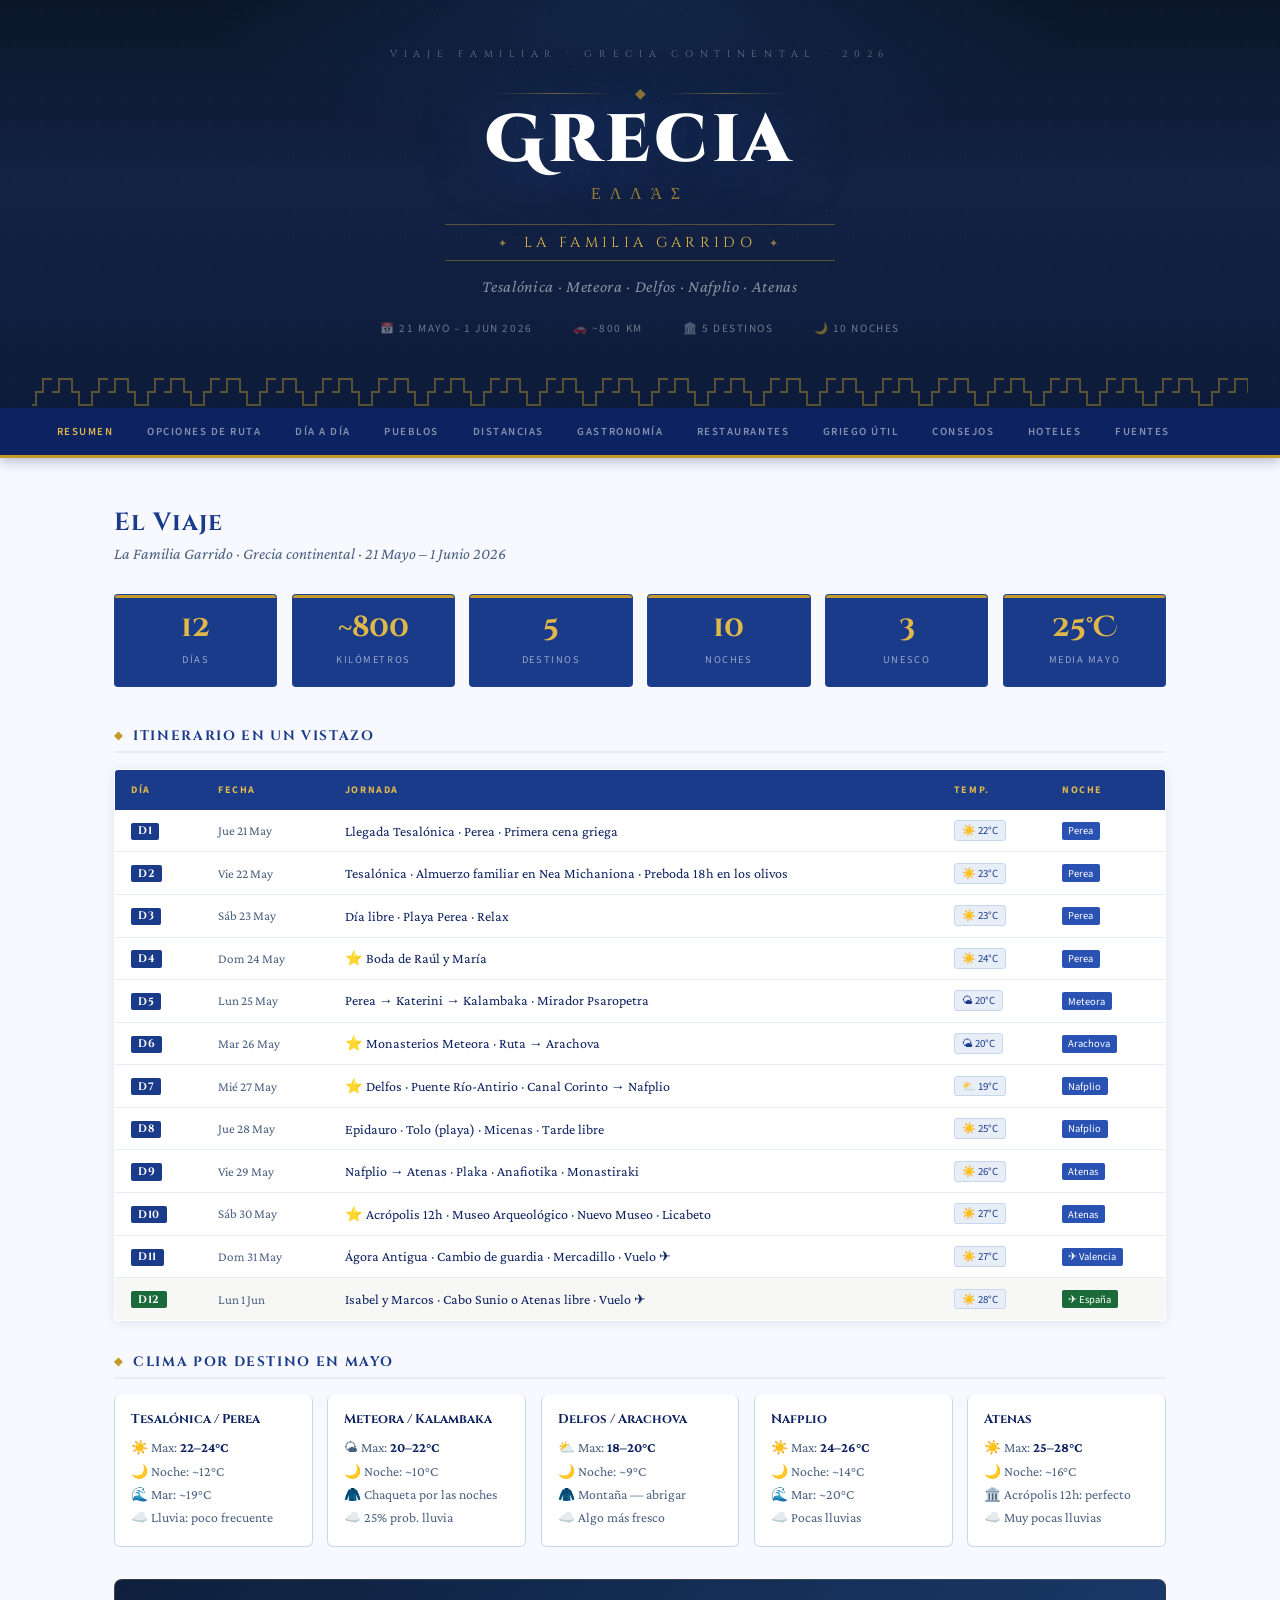
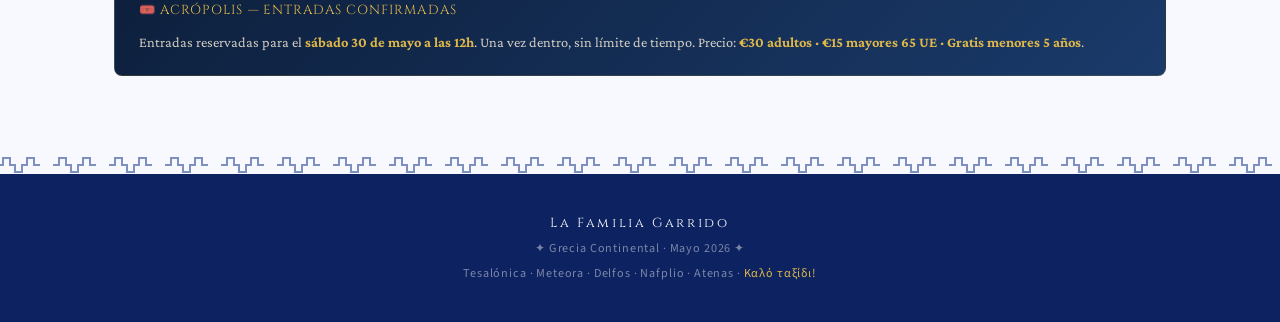
<file: 2026GreciaGarris/index.html>
<!DOCTYPE html>
<html lang="es">
<head>
<meta charset="UTF-8">
<meta name="viewport" content="width=device-width, initial-scale=1.0">
<title>Los Garrido en Grecia · Mayo 2026</title>
<link href="https://fonts.googleapis.com/css2?family=Cinzel+Decorative:wght@400;700;900&family=Cinzel:wght@400;600;700&family=Crimson+Pro:ital,wght@0,300;0,400;0,600;1,300;1,400&family=Source+Sans+3:wght@300;400;600&display=swap" rel="stylesheet">
<style>
/* ═══════════════════════════════════════════════
   PALETA GRIEGA — Azul cobalto sobre blanco
   ═══════════════════════════════════════════════ */
:root{
  --cobalt:#1a3a8a;    /* azul cobalto principal */
  --cobalt2:#2952b3;   /* cobalto medio */
  --cobaltlt:#e8eef8;  /* cobalto muy claro */
  --cobaltdk:#0d2260;  /* cobalto oscuro */
  --gold:#c49a2a;      /* dorado acento */
  --gold2:#e0b84a;
  --white:#ffffff;
  --off:#f7f9ff;       /* blanco azulado suave */
  --ink:#0d2260;       /* texto principal: azul muy oscuro */
  --stone:#4a6080;     /* texto secundario */
  --stone2:#7a90aa;    /* texto terciario */
  --parch:#c8d8ec;     /* borde/divisor */
  --olive:#1a6a3a;
  --shadow:rgba(13,34,96,.1);
}
*,*::before,*::after{box-sizing:border-box;margin:0;padding:0}
html{scroll-behavior:smooth}
body{font-family:'Crimson Pro',Georgia,serif;background:var(--off);color:var(--ink);overflow-x:hidden}

/* ─── ORNAMENTO MEANDRO ─── */
.meander{
  height:18px;
  background-image:url("data:image/svg+xml,%3Csvg xmlns='http://www.w3.org/2000/svg' width='56' height='18'%3E%3Cpath d='M2,9 h5 v-7 h7 v7 h5 v7 h7 v-7 h5 v-7 h7 v7 h5' fill='none' stroke='%231a3a8a' stroke-width='2' stroke-linecap='square'/%3E%3C/svg%3E");
  background-repeat:repeat-x;background-position:center;opacity:.55
}
.meander-gold{
  height:18px;
  background-image:url("data:image/svg+xml,%3Csvg xmlns='http://www.w3.org/2000/svg' width='56' height='18'%3E%3Cpath d='M2,9 h5 v-7 h7 v7 h5 v7 h7 v-7 h5 v-7 h7 v7 h5' fill='none' stroke='%23c49a2a' stroke-width='2' stroke-linecap='square'/%3E%3C/svg%3E");
  background-repeat:repeat-x;background-position:center;opacity:.7
}
.meander-white{
  height:18px;
  background-image:url("data:image/svg+xml,%3Csvg xmlns='http://www.w3.org/2000/svg' width='56' height='18'%3E%3Cpath d='M2,9 h5 v-7 h7 v7 h5 v7 h7 v-7 h5 v-7 h7 v7 h5' fill='none' stroke='%23ffffff' stroke-width='2' stroke-linecap='square'/%3E%3C/svg%3E");
  background-repeat:repeat-x;background-position:center;opacity:.4
}

/* ─── HEADER ─── */
header{
  background:linear-gradient(180deg, #0a1628 0%, #132244 45%, #0d1c3a 100%);
  color:white;text-align:center;
  padding:3rem 2rem 0;
  position:relative;overflow:hidden
}
/* Textura sutil de puntos */
header::before{
  content:'';position:absolute;inset:0;
  background-image:radial-gradient(circle, rgba(196,154,42,.06) 1px, transparent 1px);
  background-size:28px 28px;pointer-events:none
}
/* Resplandor central */
header::after{
  content:'';position:absolute;
  top:-40%;left:50%;transform:translateX(-50%);
  width:70%;height:80%;
  background:radial-gradient(ellipse, rgba(41,82,163,.25) 0%, transparent 70%);
  pointer-events:none
}
.h-meander-top{display:none}
.h-band{display:none}
.h-top{
  font-family:'Cinzel',serif;font-size:.6rem;letter-spacing:.7em;
  color:rgba(255,255,255,.38);margin-bottom:1.5rem;text-transform:uppercase;
  position:relative;z-index:1
}
/* Líneas decorativas flanqueando el título */
.h-lines{
  display:flex;align-items:center;justify-content:center;
  gap:1.2rem;margin-bottom:.4rem;position:relative;z-index:1
}
.h-line{flex:1;max-width:120px;height:1px;
  background:linear-gradient(90deg,transparent,rgba(196,154,42,.55),transparent)}
.h-ornament{color:var(--gold);font-size:.9rem;opacity:.7;flex-shrink:0}
header h1{
  font-family:'Cinzel Decorative',serif;
  font-size:clamp(2.2rem,6vw,4.2rem);font-weight:900;
  color:white;letter-spacing:.06em;line-height:1;margin-bottom:.5rem;
  position:relative;z-index:1;
  text-shadow:0 0 60px rgba(41,82,163,.6)
}
.h-greek{
  font-family:'Cinzel',serif;font-size:clamp(.8rem,2vw,1rem);
  color:var(--gold);letter-spacing:.55em;margin-bottom:1.2rem;
  opacity:.75;position:relative;z-index:1
}
.h-family{
  display:inline-block;
  font-family:'Cinzel',serif;font-size:clamp(.72rem,1.8vw,.9rem);
  color:var(--gold2);letter-spacing:.3em;text-transform:uppercase;
  border-top:1px solid rgba(196,154,42,.4);
  border-bottom:1px solid rgba(196,154,42,.4);
  padding:.5rem 2.5rem;margin-bottom:1rem;
  position:relative;z-index:1
}
.h-family::before,.h-family::after{
  content:'✦';margin:0 .8rem;opacity:.6;font-size:.7rem
}
.h-sub{
  font-family:'Crimson Pro',serif;font-style:italic;font-size:1.05rem;
  color:rgba(255,255,255,.5);margin-bottom:1.6rem;
  position:relative;z-index:1;letter-spacing:.04em
}
.h-meta{
  display:flex;justify-content:center;gap:2.5rem;flex-wrap:wrap;
  font-family:'Source Sans 3',sans-serif;font-size:.7rem;
  letter-spacing:.14em;text-transform:uppercase;
  color:rgba(255,255,255,.4);position:relative;z-index:1;
  margin-bottom:0
}
/* Franja meandro al pie del header */
.h-band-bottom{
  height:32px;margin-top:2.5rem;position:relative;z-index:1;
  background:linear-gradient(180deg,transparent,rgba(196,154,42,.08));
  background-image:url("data:image/svg+xml,%3Csvg xmlns='http://www.w3.org/2000/svg' width='56' height='32'%3E%3Cpath d='M0,16 h7 v-13 h13 v13 h7 v13 h13 v-13 h7 v-13 h13 v13 h7' fill='none' stroke='%23c49a2a' stroke-width='1.8' stroke-linecap='square' opacity='.45'/%3E%3C/svg%3E");
  background-repeat:repeat-x;background-position:center
}

/* ─── NAV ─── */
nav{
  background:var(--cobaltdk);
  border-bottom:3px solid var(--gold);
  position:sticky;top:0;z-index:100;
  box-shadow:0 3px 12px rgba(13,34,96,.3)
}
.nav-i{display:flex;overflow-x:auto;scrollbar-width:none;max-width:1200px;margin:0 auto}
.nav-i::-webkit-scrollbar{display:none}
.tb{
  background:none;border:none;color:rgba(255,255,255,.5);
  font-family:'Source Sans 3',sans-serif;font-size:.68rem;font-weight:600;
  letter-spacing:.14em;text-transform:uppercase;
  padding:1rem 1.05rem;cursor:pointer;white-space:nowrap;
  border-bottom:3px solid transparent;margin-bottom:-3px;transition:all .22s
}
.tb:hover{color:white;background:rgba(255,255,255,.06)}
.tb.active{color:var(--gold2);border-bottom-color:var(--gold2)}

/* ─── MAIN ─── */
main{max-width:1100px;margin:0 auto;padding:2.5rem 1.5rem 4rem}
.tab{display:none}.tab.active{display:block}

/* ─── TÍTULOS ─── */
.T{font-family:'Cinzel',serif;font-size:1.55rem;font-weight:700;color:var(--cobalt);margin-bottom:.35rem;letter-spacing:.04em}
.S{font-family:'Crimson Pro',serif;font-style:italic;color:var(--stone);font-size:1rem;margin-bottom:2rem}
.T2{
  font-family:'Cinzel',serif;font-size:.85rem;font-weight:700;
  color:var(--cobalt);margin-bottom:1rem;letter-spacing:.12em;
  text-transform:uppercase;padding-bottom:.4rem;
  border-bottom:2px solid var(--cobaltlt);
  display:flex;align-items:center;gap:.6rem
}
.T2::before{content:'◆';color:var(--gold);font-size:.7rem}

/* ─── KPI ─── */
.kpig{display:grid;grid-template-columns:repeat(auto-fit,minmax(110px,1fr));gap:.9rem;margin-bottom:2.5rem}
.kpi{
  background:var(--cobalt);border-radius:4px;padding:1.2rem .9rem;
  text-align:center;position:relative;overflow:hidden;
  border:1px solid rgba(41,82,179,.3)
}
.kpi::before{
  content:'';position:absolute;top:0;left:0;right:0;height:3px;
  background:var(--gold)
}
.kn{font-family:'Cinzel Decorative',serif;font-size:1.8rem;font-weight:700;color:var(--gold2);display:block;line-height:1;margin-bottom:.35rem}
.kl{font-family:'Source Sans 3',sans-serif;font-size:.65rem;letter-spacing:.15em;text-transform:uppercase;color:rgba(255,255,255,.55)}

/* ─── TABLA ─── */
.it{width:100%;border-collapse:collapse;font-size:.88rem;background:var(--white);border-radius:4px;overflow:hidden;box-shadow:0 2px 12px var(--shadow);margin-bottom:2rem;border:1px solid var(--parch)}
.it th{background:var(--cobalt);color:var(--gold2);font-family:'Source Sans 3',sans-serif;font-size:.63rem;letter-spacing:.16em;text-transform:uppercase;padding:.8rem 1rem;text-align:left}
.it td{padding:.65rem 1rem;border-bottom:1px solid var(--cobaltlt);vertical-align:middle}
.it tr:last-child td{border-bottom:none}
.it tr:hover td{background:var(--cobaltlt)}
.db{display:inline-block;background:var(--cobalt);color:white;font-family:'Cinzel',serif;font-size:.67rem;font-weight:700;padding:.1rem .45rem;border-radius:2px;letter-spacing:.04em}
.nb{display:inline-block;background:var(--cobalt2);color:white;font-family:'Source Sans 3',sans-serif;font-size:.66rem;padding:.09rem .4rem;border-radius:2px}
.tbadge{display:inline-flex;align-items:center;gap:.25rem;background:var(--cobaltlt);border:1px solid var(--parch);border-radius:3px;font-family:'Source Sans 3',sans-serif;font-size:.68rem;padding:.12rem .45rem;color:var(--cobalt)}

/* ─── ACORDEÓN DÍA A DÍA ─── */
.da{border:1px solid var(--parch);border-radius:4px;margin-bottom:.75rem;overflow:hidden;background:var(--white);box-shadow:0 1px 6px var(--shadow)}
.da-h{display:flex;align-items:center;gap:.85rem;padding:.9rem 1.2rem;cursor:pointer;user-select:none;border-left:4px solid var(--cobalt);transition:background .18s}
.da-h:hover,.da.open .da-h{background:var(--cobaltlt)}
.da-n{font-family:'Cinzel',serif;font-size:.7rem;font-weight:700;color:white;background:var(--cobalt);padding:.22rem .55rem;border-radius:2px;flex-shrink:0;min-width:40px;text-align:center}
.da-d{font-family:'Source Sans 3',sans-serif;font-size:.7rem;color:var(--stone2);letter-spacing:.09em;text-transform:uppercase;flex-shrink:0;min-width:100px}
.da-s{font-family:'Crimson Pro',serif;font-size:.97rem;color:var(--ink);flex:1}
.da-s strong{color:var(--cobalt)}
.da-t{font-family:'Source Sans 3',sans-serif;font-size:.68rem;color:var(--gold);flex-shrink:0;white-space:nowrap}
.da-c{font-style:normal;color:var(--stone2);transition:transform .3s;flex-shrink:0}
.da.open .da-c{transform:rotate(180deg)}
.da-b{display:none;padding:1.2rem 1.5rem 1.5rem;border-top:1px solid var(--cobaltlt)}
.da.open .da-b{display:block}
.da-b h4{font-family:'Cinzel',serif;font-size:.74rem;font-weight:600;letter-spacing:.16em;text-transform:uppercase;color:var(--cobalt);margin:1.1rem 0 .45rem;padding-bottom:.3rem;border-bottom:1px solid var(--cobaltlt)}
.da-b h4:first-child{margin-top:0}
.da-b p{font-size:.93rem;line-height:1.7;color:var(--ink);margin-bottom:.5rem}
.da-b ul{list-style:none;padding:0}
.da-b ul li{font-size:.91rem;line-height:1.65;padding:.25rem 0 .25rem 1.2rem;position:relative;color:var(--ink);border-bottom:1px solid var(--cobaltlt)}
.da-b ul li:last-child{border-bottom:none}
.da-b ul li::before{content:'◆';position:absolute;left:0;color:var(--cobalt2);font-size:.45rem;top:.55rem}
.ap{display:inline-flex;align-items:center;gap:.35rem;background:var(--cobalt);color:white;font-family:'Source Sans 3',sans-serif;font-size:.73rem;padding:.28rem .75rem;border-radius:20px;margin-top:.8rem}
.cp{display:inline-flex;align-items:center;gap:.35rem;background:var(--olive);color:white;font-family:'Source Sans 3',sans-serif;font-size:.73rem;padding:.28rem .75rem;border-radius:20px;margin-top:.45rem;margin-left:.4rem}
.tip{background:var(--cobaltlt);border-left:3px solid var(--cobalt);padding:.7rem 1rem;margin-top:.8rem;border-radius:0 4px 4px 0;font-size:.88rem;font-style:italic;color:var(--stone)}

/* ─── OPCIONES RUTA ─── */
.op-intro{background:var(--cobalt);color:white;border-radius:6px;padding:1.5rem;margin-bottom:2rem}
.op-intro h3{font-family:'Cinzel',serif;font-size:.88rem;color:var(--gold2);letter-spacing:.08em;margin-bottom:.7rem;text-transform:uppercase}
.op-intro p{font-size:.92rem;line-height:1.72;color:rgba(255,255,255,.8)}
.op{border-radius:6px;overflow:hidden;margin-bottom:1.5rem;box-shadow:0 3px 14px var(--shadow);border:1px solid var(--parch)}
.op.rec{border-color:var(--gold);box-shadow:0 3px 18px rgba(196,154,42,.2)}
.op-hdr{padding:.95rem 1.4rem;display:flex;align-items:center;justify-content:space-between;flex-wrap:wrap;gap:.5rem}
.op-hdr.std{background:var(--cobalt)}
.op-hdr.rec{background:linear-gradient(135deg,var(--gold),var(--gold2))}
.op-hdr h3{font-family:'Cinzel',serif;font-size:.95rem;font-weight:700;color:white;letter-spacing:.04em}
.op-badge{background:rgba(255,255,255,.18);font-family:'Source Sans 3',sans-serif;font-size:.7rem;color:white;padding:.25rem .8rem;border-radius:20px;letter-spacing:.07em;white-space:nowrap;border:1px solid rgba(255,255,255,.2)}
.op-body{background:var(--white);padding:1.4rem 1.5rem}
.op-desc{font-size:.9rem;line-height:1.68;color:var(--stone);margin-bottom:1.2rem;padding-bottom:1.1rem;border-bottom:1px solid var(--cobaltlt);font-style:italic}
.op-cols{display:grid;grid-template-columns:1fr 1fr;gap:2rem}
@media(max-width:580px){.op-cols{grid-template-columns:1fr}}
.op-col h4{font-family:'Cinzel',serif;font-size:.74rem;color:white;letter-spacing:.12em;text-transform:uppercase;margin-bottom:.7rem;padding:.4rem .8rem;background:var(--cobalt);border-radius:3px;display:inline-block}
.op-col ul{list-style:none;padding:0;margin-bottom:.5rem}
.op-col ul li{font-size:.88rem;line-height:1.68;padding:.3rem 0 .3rem 1.2rem;position:relative;border-bottom:1px solid var(--cobaltlt);color:var(--ink)}
.op-col ul li:last-child{border-bottom:none}
.op-col ul li::before{content:'◆';position:absolute;left:0;color:var(--cobalt2);font-size:.46rem;top:.62rem}
.op-col ul li strong{color:var(--cobalt)}
.enc{background:var(--cobaltlt);border:1px solid var(--parch);border-radius:5px;padding:.9rem 1.2rem;margin-top:1.1rem;font-size:.88rem;color:var(--stone)}
.enc strong{color:var(--cobalt);display:block;margin-bottom:.2rem;font-family:'Cinzel',serif;font-size:.74rem;letter-spacing:.08em;text-transform:uppercase}
.pc{display:grid;grid-template-columns:1fr 1fr;gap:.9rem;margin-top:1.1rem}
@media(max-width:500px){.pc{grid-template-columns:1fr}}
.pros{background:rgba(26,106,58,.07);border-radius:5px;padding:.9rem 1rem;border:1px solid rgba(26,106,58,.15)}
.cons{background:rgba(160,30,30,.06);border-radius:5px;padding:.9rem 1rem;border:1px solid rgba(160,30,30,.12)}
.pros h5{font-family:'Cinzel',serif;font-size:.7rem;letter-spacing:.1em;color:var(--olive);margin-bottom:.5rem;text-transform:uppercase}
.cons h5{font-family:'Cinzel',serif;font-size:.7rem;letter-spacing:.1em;color:#a01e1e;margin-bottom:.5rem;text-transform:uppercase}
.pros ul,.cons ul{list-style:none;padding:0;font-size:.82rem;line-height:1.65;color:var(--stone)}
.pros ul li,.cons ul li{padding:.15rem 0 .15rem .95rem;position:relative}
.pros ul li::before{content:'✓';position:absolute;left:0;color:var(--olive);font-weight:700}
.cons ul li::before{content:'✗';position:absolute;left:0;color:#a01e1e;font-weight:700}
.op-rec-box{background:var(--cobalt);color:white;border-radius:6px;padding:1.4rem;margin-top:1.5rem}
.op-rec-box h4{font-family:'Cinzel',serif;font-size:.85rem;color:var(--gold2);letter-spacing:.08em;margin-bottom:.8rem;text-transform:uppercase}
.op-rec-box p{font-size:.9rem;line-height:1.72;color:rgba(255,255,255,.82);margin-bottom:.6rem}
.op-rec-box p:last-child{margin-bottom:0}
.op-rec-box strong{color:var(--gold2)}

/* ─── PUEBLOS ─── */
.tn{display:flex;flex-wrap:wrap;gap:.5rem;margin-bottom:2rem}
.tnb{background:var(--white);border:1px solid var(--parch);border-radius:3px;padding:.45rem .95rem;font-family:'Source Sans 3',sans-serif;font-size:.73rem;font-weight:600;letter-spacing:.09em;text-transform:uppercase;cursor:pointer;color:var(--stone);transition:all .2s}
.tnb:hover,.tnb.active{background:var(--cobalt);border-color:var(--cobalt);color:white}
.tp{display:none}.tp.active{display:block}
.tp-hdr{background:var(--cobalt);border-radius:6px 6px 0 0;padding:1.4rem 1.6rem}
.tp-hdr h2{font-family:'Cinzel',serif;font-size:1.5rem;font-weight:700;color:white;margin-bottom:.25rem;letter-spacing:.04em}
.tp-hdr .tp-subtitle{font-family:'Crimson Pro',serif;font-style:italic;color:rgba(255,255,255,.85);font-size:.97rem}
.tp-meta{display:flex;flex-wrap:wrap;gap:2rem;padding:.9rem 1.6rem;background:var(--cobaltdk);font-family:'Source Sans 3',sans-serif;font-size:.78rem}
.tp-meta span{color:rgba(255,255,255,.65);display:flex;flex-direction:column;gap:.15rem}
.tp-meta strong{color:var(--gold2);font-size:.65rem;letter-spacing:.12em;text-transform:uppercase;display:block}
.tp-body{background:var(--white);border:1px solid var(--parch);border-top:none;border-radius:0 0 6px 6px;padding:1.6rem}
.tp-grid{display:grid;grid-template-columns:1fr 1fr;gap:2rem}
@media(max-width:640px){.tp-grid{grid-template-columns:1fr}.tp-hdr h2{font-size:1.2rem}}
.tp-block h3{font-family:'Cinzel',serif;font-size:.77rem;font-weight:600;letter-spacing:.18em;text-transform:uppercase;color:var(--cobalt);margin-bottom:.75rem;padding-bottom:.45rem;border-bottom:2px solid var(--cobaltlt);display:flex;align-items:center;gap:.5rem}
.tp-block p{font-size:.93rem;line-height:1.72;color:var(--ink);margin-bottom:.55rem}
.tp-block ul{list-style:none;padding:0}
.tp-block ul li{font-size:.91rem;line-height:1.65;padding:.32rem 0 .32rem 1.3rem;position:relative;color:var(--ink);border-bottom:1px solid var(--cobaltlt)}
.tp-block ul li:last-child{border-bottom:none}
.tp-block ul li::before{content:'→';position:absolute;left:0;color:var(--cobalt2);font-weight:600}
.tp-block ul li strong{color:var(--cobalt)}
.curiosity{background:var(--cobaltlt);border-left:3px solid var(--cobalt2);padding:.7rem 1rem;margin:.5rem 0;border-radius:0 5px 5px 0;font-size:.87rem;color:var(--stone);line-height:1.6}
.curiosity::before{content:'💡 ';font-size:.9rem}
.kids-note{background:rgba(26,106,58,.07);border:1px solid rgba(26,106,58,.18);border-radius:5px;padding:.75rem 1rem;font-size:.86rem;color:var(--olive);margin-top:1.2rem;line-height:1.6}
.kids-note strong{color:var(--olive);font-family:'Cinzel',serif;font-size:.78rem;letter-spacing:.05em;display:block;margin-bottom:.2rem}

/* ─── RESTAURANTES ─── */
.rc{margin-bottom:2.2rem;border-radius:6px;overflow:hidden;box-shadow:0 2px 10px var(--shadow);border:1px solid var(--parch)}
.rc-t{background:var(--cobalt);color:white;padding:.85rem 1.3rem;font-family:'Cinzel',serif;font-size:.9rem;font-weight:700;letter-spacing:.06em;border-bottom:2px solid var(--gold)}
.rc-g{display:grid;grid-template-columns:repeat(auto-fill,minmax(255px,1fr));gap:1px;background:var(--parch)}
.rcard{background:var(--white);padding:1.1rem}
.rcard-n{font-family:'Cinzel',serif;font-size:.9rem;font-weight:600;color:var(--cobalt);margin-bottom:.3rem}
.rcard-m{display:flex;flex-wrap:wrap;gap:.35rem;margin-bottom:.45rem}
.tag{font-family:'Source Sans 3',sans-serif;font-size:.65rem;letter-spacing:.07em;text-transform:uppercase;padding:.12rem .45rem;border-radius:2px}
.tt{background:var(--cobaltlt);color:var(--cobalt)}
.p1{background:#e8f4e8;color:#2a6a2a}
.p2{background:#fff3e0;color:#8a5a20}
.p3{background:#fce8e0;color:#8a2a2a}
.p4{background:#f0e0f0;color:#6a2a8a}
.tr{background:var(--cobalt);color:white}
.td{background:var(--cobalt2);color:white}
.rcard-d{font-size:.85rem;line-height:1.58;color:var(--stone)}

/* ─── GASTRONOMÍA ─── */
.gg{background:var(--cobalt);color:white;border-radius:6px;padding:1.5rem;margin-bottom:1.8rem}
.gg h3{font-family:'Cinzel',serif;font-size:.88rem;color:var(--gold2);margin-bottom:.9rem;letter-spacing:.06em;text-transform:uppercase}
.gg-g{display:grid;grid-template-columns:repeat(auto-fill,minmax(160px,1fr));gap:.9rem}
.gi{font-size:.87rem;line-height:1.55}
.gi strong{color:var(--gold2);display:block;margin-bottom:.12rem;font-family:'Cinzel',serif;font-size:.74rem;letter-spacing:.07em}
.gc{margin-bottom:1.8rem;background:var(--white);border-radius:6px;overflow:hidden;box-shadow:0 2px 10px var(--shadow);border:1px solid var(--parch)}
.gc-h{background:var(--cobalt2);color:white;padding:.8rem 1.2rem;font-family:'Cinzel',serif;font-size:.9rem;font-weight:700;letter-spacing:.05em}
.gc-g{display:grid;grid-template-columns:repeat(auto-fill,minmax(185px,1fr));gap:1px;background:var(--parch)}
.gci{background:var(--white);padding:1rem 1.1rem}
.gci-n{font-family:'Crimson Pro',serif;font-weight:600;font-size:1rem;color:var(--ink);margin-bottom:.12rem}
.gci-c{font-family:'Source Sans 3',sans-serif;font-size:.65rem;letter-spacing:.09em;text-transform:uppercase;color:var(--cobalt2);margin-bottom:.32rem}
.gci p{font-size:.83rem;line-height:1.52;color:var(--stone)}

/* ─── DISTANCIAS ─── */
.dt{width:100%;border-collapse:collapse;font-size:.87rem;background:var(--white);border-radius:6px;overflow:hidden;box-shadow:0 2px 10px var(--shadow);margin-bottom:1.5rem;border:1px solid var(--parch)}
.dt th{background:var(--cobalt);color:var(--gold2);font-family:'Source Sans 3',sans-serif;font-size:.63rem;letter-spacing:.14em;text-transform:uppercase;padding:.75rem 1rem;text-align:left}
.dt td{padding:.62rem 1rem;border-bottom:1px solid var(--cobaltlt);vertical-align:middle}
.dt tr:last-child td{border-bottom:none}
.dt tr:hover td{background:var(--cobaltlt)}
.dk{font-family:'Cinzel',serif;color:var(--cobalt);font-weight:700}
.ds td{background:var(--cobaltlt);font-family:'Cinzel',serif;font-size:.68rem;color:var(--cobalt);letter-spacing:.1em;padding:.45rem 1rem !important;text-transform:uppercase}

/* ─── GRIEGO ─── */
.gr-c{margin-bottom:1.8rem;border-radius:6px;overflow:hidden;box-shadow:0 2px 10px var(--shadow);border:1px solid var(--parch)}
.gr-h{background:var(--cobalt);color:white;padding:.8rem 1.2rem;font-family:'Cinzel',serif;font-size:.9rem;font-weight:700;letter-spacing:.05em}
.gr-g{display:grid;grid-template-columns:repeat(auto-fill,minmax(195px,1fr));gap:1px;background:var(--parch)}
.gr-i{background:var(--white);padding:.9rem 1.1rem}
.gr-gr{font-family:'Crimson Pro',serif;font-weight:600;font-size:1.05rem;color:var(--cobalt);margin-bottom:.08rem}
.gr-p{font-family:'Source Sans 3',sans-serif;font-size:.71rem;color:var(--stone2);font-style:italic;margin-bottom:.3rem;letter-spacing:.04em}
.gr-e{font-size:.88rem;color:var(--ink)}

/* ─── CONSEJOS ─── */
.cs{margin-bottom:1rem;border-radius:6px;overflow:hidden;box-shadow:0 2px 10px var(--shadow)}
.cs-h{display:flex;align-items:center;gap:.9rem;background:var(--cobalt);color:white;padding:.95rem 1.3rem;cursor:pointer;user-select:none}
.cs-h.open{border-radius:6px 6px 0 0}
.cs-emoji{font-size:1.2rem;flex-shrink:0}
.cs-h h3{font-family:'Cinzel',serif;font-size:.88rem;font-weight:700;letter-spacing:.05em;flex:1;color:var(--gold2)}
.cs-chev{font-style:normal;color:rgba(255,255,255,.5);transition:transform .3s;flex-shrink:0;font-size:1rem}
.cs-h.open .cs-chev{transform:rotate(180deg)}
.cs-b{display:none;background:var(--white);border:1px solid var(--parch);border-top:none;border-radius:0 0 6px 6px;padding:1.2rem 1.4rem}
.cs-b.open{display:block}
.cs-b ul{list-style:none;padding:0}
.cs-b ul li{font-size:.91rem;line-height:1.68;padding:.32rem 0 .32rem 1.25rem;position:relative;color:var(--ink);border-bottom:1px solid var(--cobaltlt)}
.cs-b ul li:last-child{border-bottom:none}
.cs-b ul li::before{content:'◆';position:absolute;left:0;color:var(--cobalt2);font-size:.47rem;top:.64rem}
.cs-b ul li strong{color:var(--cobalt)}

/* ─── HOTELES ─── */
.hcard{background:var(--white);border-radius:6px;overflow:hidden;margin-bottom:1.3rem;box-shadow:0 2px 12px var(--shadow);border:1px solid var(--parch)}
.hcard-hdr{background:var(--cobalt);padding:.9rem 1.3rem;display:flex;align-items:center;justify-content:space-between;flex-wrap:wrap;gap:.5rem;border-bottom:2px solid var(--gold)}
.hcard-dest{font-family:'Cinzel',serif;font-size:.95rem;font-weight:700;color:white;letter-spacing:.04em}
.hcard-dates{color:rgba(255,255,255,.55);font-family:'Source Sans 3',sans-serif;font-size:.76rem}
.hok{background:#2a6a3a;color:white;font-family:'Source Sans 3',sans-serif;font-size:.69rem;padding:.24rem .7rem;border-radius:20px}
.hpend{background:#a01e1e;color:white;font-family:'Source Sans 3',sans-serif;font-size:.69rem;padding:.24rem .7rem;border-radius:20px}
.hcard-body{padding:1.2rem 1.4rem}
.hcard-name{font-family:'Cinzel',serif;font-size:1rem;font-weight:700;color:var(--cobalt);margin-bottom:.25rem}
.hcard-rate{font-family:'Source Sans 3',sans-serif;font-size:.79rem;color:var(--stone);font-style:italic;margin-bottom:.6rem}
.hcard-desc{font-size:.9rem;line-height:1.68;color:var(--stone);margin-bottom:.8rem}
.hcard-info{display:flex;flex-wrap:wrap;gap:1.5rem;font-size:.82rem;margin-bottom:.75rem;padding-bottom:.75rem;border-bottom:1px solid var(--cobaltlt)}
.hcard-info span{color:var(--stone)}
.hcard-info span strong{color:var(--ink);display:block;font-family:'Source Sans 3',sans-serif;font-size:.7rem;letter-spacing:.08em;text-transform:uppercase;margin-bottom:.1rem}
.hcard-link a{color:var(--cobalt2);font-size:.82rem;font-family:'Source Sans 3',sans-serif;text-decoration:none}
.hcard-link a:hover{text-decoration:underline}
.atenas-opts{display:grid;grid-template-columns:repeat(auto-fill,minmax(240px,1fr));gap:1rem;margin-top:.5rem}
.aopt{border:1px solid var(--parch);border-radius:5px;padding:1rem;border-top:3px solid var(--cobalt2)}
.aopt-n{font-family:'Cinzel',serif;font-size:.82rem;font-weight:700;color:var(--cobalt);margin-bottom:.2rem}
.aopt-r{font-size:.78rem;color:var(--stone);margin-bottom:.4rem;font-style:italic}
.aopt-d{font-size:.82rem;line-height:1.55;color:var(--stone)}

/* ─── FUENTES ─── */
.fl{list-style:none;padding:0}
.fl li{padding:.8rem 0;border-bottom:1px solid var(--cobaltlt);font-size:.91rem;line-height:1.65;color:var(--ink)}
.fl li:last-child{border-bottom:none}
.fl a{color:var(--cobalt2);text-decoration:none}
.fl a:hover{text-decoration:underline}
.fl strong{color:var(--cobalt);font-family:'Cinzel',serif;font-size:.75rem;letter-spacing:.07em;display:block;margin-bottom:.12rem;text-transform:uppercase}

/* ─── FOOTER ─── */
footer{background:var(--cobaltdk);color:rgba(255,255,255,.45);text-align:center;padding:2.5rem 2rem;font-family:'Source Sans 3',sans-serif;font-size:.76rem;letter-spacing:.07em}
footer span{color:var(--gold2)}
footer .f-family{font-family:'Cinzel',serif;font-size:.82rem;color:white;letter-spacing:.2em;display:block;margin-bottom:.5rem}

@media(max-width:640px){.tp-grid,.op-cols,.pc{grid-template-columns:1fr}}
</style>
</head>
<body>

<header>
  <p class="h-top">Viaje Familiar · Grecia Continental · 2026</p>
  <div class="h-lines">
    <div class="h-line"></div>
    <span class="h-ornament">◆</span>
    <div class="h-line"></div>
  </div>
  <h1>Grecia</h1>
  <p class="h-greek">ΕΛΛΆΣ</p>
  <div class="h-family">La Familia Garrido</div>
  <p class="h-sub">Tesalónica · Meteora · Delfos · Nafplio · Atenas</p>
  <div class="h-meta">
    <span>📅 21 Mayo – 1 Jun 2026</span>
    <span>🚗 ~800 km</span>
    <span>🏛️ 5 destinos</span>
    <span>🌙 10 noches</span>
  </div>
  <div class="h-band-bottom"></div>
</header>

<nav>
  <div class="nav-i">
    <button class="tb active" onclick="showTab('resumen')">Resumen</button>
    <button class="tb" onclick="showTab('opciones')">Opciones de Ruta</button>
    <button class="tb" onclick="showTab('diadia')">Día a Día</button>
    <button class="tb" onclick="showTab('pueblos')">Pueblos</button>
    <button class="tb" onclick="showTab('distancias')">Distancias</button>
    <button class="tb" onclick="showTab('gastronomia')">Gastronomía</button>
    <button class="tb" onclick="showTab('restaurantes')">Restaurantes</button>
    <button class="tb" onclick="showTab('griego')">Griego útil</button>
    <button class="tb" onclick="showTab('consejos')">Consejos</button>
    <button class="tb" onclick="showTab('hoteles')">Hoteles</button>
    <button class="tb" onclick="showTab('fuentes')">Fuentes</button>
  </div>
</nav>

<main>
<!-- RESUMEN -->
<div id="tab-resumen" class="tab active">
  <div class="T" style="margin-top:.5rem">El Viaje</div>
  <p class="S">La Familia Garrido · Grecia continental · 21 Mayo – 1 Junio 2026</p>
  <div class="kpig">
    <div class="kpi"><span class="kn">12</span><span class="kl">Días</span></div>
    <div class="kpi"><span class="kn">~800</span><span class="kl">Kilómetros</span></div>
    <div class="kpi"><span class="kn">5</span><span class="kl">Destinos</span></div>
    <div class="kpi"><span class="kn">10</span><span class="kl">Noches</span></div>
    <div class="kpi"><span class="kn">3</span><span class="kl">UNESCO</span></div>
    <div class="kpi"><span class="kn">25°C</span><span class="kl">Media mayo</span></div>
  </div>

  <div class="T2">Itinerario en un vistazo</div>
  <table class="it">
    <thead><tr><th>Día</th><th>Fecha</th><th>Jornada</th><th>Temp.</th><th>Noche</th></tr></thead>
    <tbody>
      <tr><td><span class="db">D1</span></td><td style="color:var(--stone);font-size:.82rem;white-space:nowrap">Jue 21 May</td><td>Llegada Tesalónica · Perea · Primera cena griega</td><td><span class="tbadge">☀️ 22°C</span></td><td><span class="nb">Perea</span></td></tr>
      <tr><td><span class="db">D2</span></td><td style="color:var(--stone);font-size:.82rem;white-space:nowrap">Vie 22 May</td><td>Tesalónica · Almuerzo familiar en Nea Michaniona · Preboda 18h en los olivos</td><td><span class="tbadge">☀️ 23°C</span></td><td><span class="nb">Perea</span></td></tr>
      <tr><td><span class="db">D3</span></td><td style="color:var(--stone);font-size:.82rem;white-space:nowrap">Sáb 23 May</td><td>Día libre · Playa Perea · Relax</td><td><span class="tbadge">☀️ 23°C</span></td><td><span class="nb">Perea</span></td></tr>
      <tr><td><span class="db">D4</span></td><td style="color:var(--stone);font-size:.82rem;white-space:nowrap">Dom 24 May</td><td>⭐ Boda de Raúl y María</td><td><span class="tbadge">☀️ 24°C</span></td><td><span class="nb">Perea</span></td></tr>
      <tr><td><span class="db">D5</span></td><td style="color:var(--stone);font-size:.82rem;white-space:nowrap">Lun 25 May</td><td>Perea → Katerini → Kalambaka · Mirador Psaropetra</td><td><span class="tbadge">🌤 20°C</span></td><td><span class="nb">Meteora</span></td></tr>
      <tr><td><span class="db">D6</span></td><td style="color:var(--stone);font-size:.82rem;white-space:nowrap">Mar 26 May</td><td>⭐ Monasterios Meteora · Ruta → Arachova</td><td><span class="tbadge">🌤 20°C</span></td><td><span class="nb">Arachova</span></td></tr>
      <tr><td><span class="db">D7</span></td><td style="color:var(--stone);font-size:.82rem;white-space:nowrap">Mié 27 May</td><td>⭐ Delfos · Puente Río-Antirio · Canal Corinto → Nafplio</td><td><span class="tbadge">⛅ 19°C</span></td><td><span class="nb">Nafplio</span></td></tr>
      <tr><td><span class="db">D8</span></td><td style="color:var(--stone);font-size:.82rem;white-space:nowrap">Jue 28 May</td><td>Epidauro · Tolo (playa) · Micenas · Tarde libre</td><td><span class="tbadge">☀️ 25°C</span></td><td><span class="nb">Nafplio</span></td></tr>
      <tr><td><span class="db">D9</span></td><td style="color:var(--stone);font-size:.82rem;white-space:nowrap">Vie 29 May</td><td>Nafplio → Atenas · Plaka · Anafiotika · Monastiraki</td><td><span class="tbadge">☀️ 26°C</span></td><td><span class="nb">Atenas</span></td></tr>
      <tr><td><span class="db">D10</span></td><td style="color:var(--stone);font-size:.82rem;white-space:nowrap">Sáb 30 May</td><td>⭐ Acrópolis 12h · Museo Arqueológico · Nuevo Museo · Licabeto</td><td><span class="tbadge">☀️ 27°C</span></td><td><span class="nb">Atenas</span></td></tr>
      <tr><td><span class="db">D11</span></td><td style="color:var(--stone);font-size:.82rem;white-space:nowrap">Dom 31 May</td><td>Ágora Antigua · Cambio de guardia · Mercadillo · Vuelo ✈</td><td><span class="tbadge">☀️ 27°C</span></td><td><span class="nb">✈ Valencia</span></td></tr>
      <tr style="background:rgba(62,82,40,.04)"><td><span class="db" style="background:var(--olive)">D12</span></td><td style="color:var(--stone);font-size:.82rem;white-space:nowrap">Lun 1 Jun</td><td>Isabel y Marcos · Cabo Sunio o Atenas libre · Vuelo ✈</td><td><span class="tbadge">☀️ 28°C</span></td><td><span class="nb" style="background:var(--olive)">✈ España</span></td></tr>
    </tbody>
  </table>

  <div class="T2">Clima por destino en mayo</div>
  <div style="display:grid;grid-template-columns:repeat(auto-fill,minmax(175px,1fr));gap:.9rem;margin-bottom:2rem">
    <div style="background:var(--white);border:1px solid var(--parch);border-radius:6px;padding:1rem;border-top:3px solid var(--terra)">
      <div style="font-family:'Cinzel',serif;font-size:.8rem;font-weight:700;color:var(--terra);margin-bottom:.5rem">Tesalónica / Perea</div>
      <div style="font-size:.86rem;color:var(--stone);line-height:1.7">☀️ Max: <strong style="color:var(--ink)">22–24°C</strong><br>🌙 Noche: ~12°C<br>🌊 Mar: ~19°C<br>☁️ Lluvia: poco frecuente</div>
    </div>
    <div style="background:var(--white);border:1px solid var(--parch);border-radius:6px;padding:1rem;border-top:3px solid var(--terra)">
      <div style="font-family:'Cinzel',serif;font-size:.8rem;font-weight:700;color:var(--terra);margin-bottom:.5rem">Meteora / Kalambaka</div>
      <div style="font-size:.86rem;color:var(--stone);line-height:1.7">🌤 Max: <strong style="color:var(--ink)">20–22°C</strong><br>🌙 Noche: ~10°C<br>🧥 Chaqueta por las noches<br>☁️ 25% prob. lluvia</div>
    </div>
    <div style="background:var(--white);border:1px solid var(--parch);border-radius:6px;padding:1rem;border-top:3px solid var(--terra)">
      <div style="font-family:'Cinzel',serif;font-size:.8rem;font-weight:700;color:var(--terra);margin-bottom:.5rem">Delfos / Arachova</div>
      <div style="font-size:.86rem;color:var(--stone);line-height:1.7">⛅ Max: <strong style="color:var(--ink)">18–20°C</strong><br>🌙 Noche: ~9°C<br>🧥 Montaña — abrigar<br>☁️ Algo más fresco</div>
    </div>
    <div style="background:var(--white);border:1px solid var(--parch);border-radius:6px;padding:1rem;border-top:3px solid var(--terra)">
      <div style="font-family:'Cinzel',serif;font-size:.8rem;font-weight:700;color:var(--terra);margin-bottom:.5rem">Nafplio</div>
      <div style="font-size:.86rem;color:var(--stone);line-height:1.7">☀️ Max: <strong style="color:var(--ink)">24–26°C</strong><br>🌙 Noche: ~14°C<br>🌊 Mar: ~20°C<br>☁️ Pocas lluvias</div>
    </div>
    <div style="background:var(--white);border:1px solid var(--parch);border-radius:6px;padding:1rem;border-top:3px solid var(--terra)">
      <div style="font-family:'Cinzel',serif;font-size:.8rem;font-weight:700;color:var(--terra);margin-bottom:.5rem">Atenas</div>
      <div style="font-size:.86rem;color:var(--stone);line-height:1.7">☀️ Max: <strong style="color:var(--ink)">25–28°C</strong><br>🌙 Noche: ~16°C<br>🏛️ Acrópolis 12h: perfecto<br>☁️ Muy pocas lluvias</div>
    </div>
  </div>

  <div style="background:linear-gradient(135deg,#0d1f3c,#1a3a6a);border-radius:8px;padding:1.3rem 1.5rem;border:1px solid rgba(196,154,42,.2)">
    <div style="font-family:'Cinzel',serif;font-size:.82rem;color:var(--gold2);letter-spacing:.08em;margin-bottom:.7rem;text-transform:uppercase">🎟️ Acrópolis — Entradas Confirmadas</div>
    <p style="font-size:.9rem;line-height:1.68;color:rgba(245,234,216,.85)">Entradas reservadas para el <strong style="color:var(--gold2)">sábado 30 de mayo a las 12h</strong>. Una vez dentro, sin límite de tiempo. Precio: <strong style="color:var(--gold2)">€30 adultos · €15 mayores 65 UE · Gratis menores 5 años</strong>.</p>
  </div>
</div>

<div id="tab-opciones" class="tab">
  <div class="T" style="margin-top:.5rem">Opciones de Ruta — Grupo B</div>
  <p class="S">El Grupo B sale un día después · Cinco opciones para coordinarse</p>

  <div class="op-intro">
    <h3>🗓 LA SITUACIÓN</h3>
    <p>El Grupo B duerme en Perea el lunes 25 y sale el <strong>martes 26</strong>, un día después que el Grupo A. El reto es decidir qué paradas hacer para ir convergiendo progresivamente hasta estar todos juntos en Atenas. Las opciones difieren en si se duerme en Meteora, en Delfos/Arachova, o si se combina algún tramo en un solo día.</p>
  </div>

  <!-- OPCIÓN A -->
  <div class="op rec">
    <div class="op-hdr std">
      <h3>Opción A — Meteora + Delfos de paso + Nafplio</h3>
      <span class="op-badge">⭐ RECOMENDADA</span>
    </div>
    <div class="op-body">
      <span class="rec-badge">LA MÁS EQUILIBRADA</span>
      <div class="op-cols">
        <div class="op-col">
          <h4>Grupo A</h4>
          <ul>
            <li><strong>Mar 26:</strong> Meteora → Arachova (dormir)</li>
            <li><strong>Mié 27:</strong> Delfos → Nafplio (dormir)</li>
            <li><strong>Jue 28:</strong> Nafplio — Epidauro, Tolo, Micenas</li>
            <li><strong>Vie 29:</strong> Nafplio → Atenas</li>
            <li><strong>Sáb 30:</strong> Acrópolis 12h · Museos · Licabeto</li>
            <li><strong>Dom 31:</strong> Atenas · Vuelo noche</li>
          </ul>
        </div>
        <div class="op-col">
          <h4>Grupo B</h4>
          <ul>
            <li><strong>Mar 26:</strong> Perea → Meteora (dormir)</li>
            <li><strong>Mié 27:</strong> Meteora → Delfos (visita, sin dormir) → <strong>Nafplio</strong> (dormir)</li>
            <li><strong>Jue 28:</strong> Nafplio — Epidauro, Tolo, Micenas</li>
            <li><strong>Vie 29:</strong> Nafplio → Atenas</li>
            <li><strong>Sáb 30:</strong> Acrópolis ~12h · Museos · Licabeto</li>
            <li><strong>Dom 31:</strong> Atenas · Vuelo noche</li>
          </ul>
        </div>
      </div>
      <div class="enc">
        <strong>🤝 PUNTOS DE ENCUENTRO</strong>
        Mié 27 noche — todos en <strong>Nafplio</strong> · Jue 28 completo juntos · Vie 29 → Dom 31 todos en <strong>Atenas</strong>
      </div>
      <div class="pc">
        <div class="pros">
          <h5>✓ VENTAJAS</h5>
          <ul>
            <li>El Grupo B ve Meteora Y Delfos</li>
            <li>3 días juntos en Nafplio y Atenas</li>
            <li>Delfos de paso es factible (2h de visita)</li>
            <li>Nafplio + Atenas juntos al completo</li>
          </ul>
        </div>
        <div class="cons">
          <h5>✗ INCONVENIENTES</h5>
          <ul>
            <li>El Grupo B no duerme en Arachova</li>
            <li>El mié 27 es un día largo para el Grupo B (Meteora → Delfos → Nafplio, ~330 km)</li>
            <li>El Grupo A llega a Nafplio el miércoles — un día sin el Grupo B</li>
          </ul>
        </div>
      </div>
    </div>
  </div>

  <!-- OPCIÓN B -->
  <div class="op">
    <div class="op-hdr std">
      <h3>Opción B — Meteora + Nafplio directo</h3>
      <span class="op-badge">MÁS SIMPLE</span>
    </div>
    <div class="op-body">
      <div class="op-cols">
        <div class="op-col">
          <h4>Grupo A</h4>
          <ul>
            <li><strong>Mar 26:</strong> Meteora → Arachova (dormir)</li>
            <li><strong>Mié 27:</strong> Delfos → Nafplio (dormir)</li>
            <li><strong>Jue 28:</strong> Nafplio — excursiones</li>
            <li><strong>Vie 29:</strong> Nafplio → Atenas</li>
            <li><strong>Sáb 30 + Dom 31:</strong> Atenas</li>
          </ul>
        </div>
        <div class="op-col">
          <h4>Grupo B</h4>
          <ul>
            <li><strong>Mar 26:</strong> Perea → Meteora (dormir)</li>
            <li><strong>Mié 27:</strong> Meteora → <strong>Nafplio directo</strong> (dormir) · ~280 km · 3h30</li>
            <li><strong>Jue 28:</strong> Nafplio — excursiones</li>
            <li><strong>Vie 29:</strong> Nafplio → Atenas</li>
            <li><strong>Sáb 30 + Dom 31:</strong> Atenas</li>
          </ul>
        </div>
      </div>
      <div class="enc">
        <strong>🤝 PUNTOS DE ENCUENTRO</strong>
        Mié 27 noche — todos en <strong>Nafplio</strong> · Jue 28 completo juntos · Vie 29 → Dom 31 todos en <strong>Atenas</strong>
      </div>
      <div class="pc">
        <div class="pros">
          <h5>✓ VENTAJAS</h5>
          <ul>
            <li>Mié 27 más llevadero para el Grupo B</li>
            <li>Mismos puntos de encuentro que Opción A</li>
            <li>Más sencillo de organizar</li>
          </ul>
        </div>
        <div class="cons">
          <h5>✗ INCONVENIENTES</h5>
          <ul>
            <li>El Grupo B no ve Delfos — una pena</li>
            <li>Delfos es de los sitios más impresionantes del viaje</li>
            <li>El Grupo A llega a Nafplio el miércoles sin el Grupo B — no coinciden hasta el jueves</li>
          </ul>
        </div>
      </div>
    </div>
  </div>

  <!-- OPCIÓN C -->
  <div class="op">
    <div class="op-hdr std">
      <h3>Opción C — Saltarse Meteora, ir directo a Delfos</h3>
      <span class="op-badge">SE UNEN ANTES</span>
    </div>
    <div class="op-body">
      <div class="op-cols">
        <div class="op-col">
          <h4>Grupo A</h4>
          <ul>
            <li><strong>Mar 26:</strong> Meteora → Arachova (dormir)</li>
            <li><strong>Mié 27:</strong> Delfos → Nafplio (dormir)</li>
            <li><strong>Jue 28:</strong> Nafplio — excursiones</li>
            <li><strong>Vie 29:</strong> Nafplio → Atenas</li>
            <li><strong>Sáb 30 + Dom 31:</strong> Atenas</li>
          </ul>
        </div>
        <div class="op-col">
          <h4>Grupo B</h4>
          <ul>
            <li><strong>Mar 26:</strong> Perea → <strong>Arachova/Delfos directo</strong> (dormir) · ~330 km · 4h</li>
            <li><strong>Mié 27:</strong> Delfos → Nafplio (dormir)</li>
            <li><strong>Jue 28:</strong> Nafplio — excursiones</li>
            <li><strong>Vie 29:</strong> Nafplio → Atenas</li>
            <li><strong>Sáb 30 + Dom 31:</strong> Atenas</li>
          </ul>
        </div>
      </div>
      <div class="enc">
        <strong>🤝 PUNTOS DE ENCUENTRO</strong>
        Mar 26 noche — todos en <strong>Arachova</strong> · Mié 27 → Dom 31 completamente juntos
      </div>
      <div class="pc">
        <div class="pros">
          <h5>✓ VENTAJAS</h5>
          <ul>
            <li>Se unen antes — más días todos juntos</li>
            <li>Delfos, Nafplio y Atenas completamente juntos</li>
            <li>El Grupo A tiene compañía desde el martes noche</li>
          </ul>
        </div>
        <div class="cons">
          <h5>✗ INCONVENIENTES</h5>
          <ul>
            <li>El Grupo B no ve Meteora — la mayor pérdida</li>
            <li>330 km el primer día de roadtrip — trayecto largo</li>
            <li>Meteora es irreemplazable</li>
          </ul>
        </div>
      </div>
    </div>
  </div>


  <!-- OPCIÓN D -->
  <div class="op">
    <div class="op-hdr std">
      <h3>Opción D — Nafplio 3 noches, Atenas 1 noche</h3>
      <span class="op-badge">MÁS TIEMPO JUNTOS EN NAFPLIO</span>
    </div>
    <div class="op-body">
      <p style="font-size:.88rem;color:var(--stone);margin-bottom:1rem;font-style:italic">Si el Grupo B llega tarde a Nafplio, el Grupo A alarga una noche allí y llega un día después a Atenas — que aún no tiene reservado. Atenas quedaría en 1 noche.</p>
      <div class="op-cols">
        <div class="op-col">
          <h4>Grupo A (noche extra Nafplio)</h4>
          <ul>
            <li><strong>Mar 26:</strong> Meteora → Arachova (dormir)</li>
            <li><strong>Mié 27:</strong> Delfos → Nafplio (dormir)</li>
            <li><strong>Jue 28:</strong> Nafplio — excursiones</li>
            <li><strong>Vie 29:</strong> Nafplio — noche extra</li>
            <li><strong>Sáb 30:</strong> Nafplio → Atenas · Acrópolis ~12h</li>
            <li><strong>Dom 31:</strong> Atenas · Vuelo noche</li>
          </ul>
        </div>
        <div class="op-col">
          <h4>Grupo B</h4>
          <ul>
            <li><strong>Mar 26:</strong> Meteora (dormir)</li>
            <li><strong>Mié 27:</strong> Meteora → Delfos (paso) → Nafplio (dormir)</li>
            <li><strong>Jue 28:</strong> Nafplio — excursiones</li>
            <li><strong>Vie 29:</strong> Nafplio (dormir)</li>
            <li><strong>Sáb 30:</strong> Nafplio → Atenas · Acrópolis ~12h</li>
            <li><strong>Dom 31:</strong> Atenas · Vuelo noche</li>
          </ul>
        </div>
      </div>
      <div class="enc">
        <strong>🤝 PUNTOS DE ENCUENTRO</strong>
        Mié 27 en Nafplio · Jue, Vie y Sáb juntos · Acrópolis juntos · Atenas solo <strong>1 noche</strong> para el Grupo A
      </div>
      <div class="pc">
        <div class="pros">
          <h5>✓ VENTAJAS</h5>
          <ul>
            <li>Más días juntos en Nafplio</li>
            <li>Todos llegan a Atenas el mismo día</li>
            <li>Acrópolis y Licabeto juntos</li>
          </ul>
        </div>
        <div class="cons">
          <h5>✗ INCONVENIENTES</h5>
          <ul>
            <li>Solo 1 noche en Atenas para el Grupo A — muy poco para la ciudad</li>
            <li>Museo Arq. + Acrópolis + Licabeto en un solo día es agotador</li>
          </ul>
        </div>
      </div>
    </div>
  </div>

  <!-- OPCIÓN E -->
  <div class="op">
    <div class="op-hdr std">
      <h3>Opción E — Delfos con calma, Nafplio 1 noche para el Grupo B</h3>
      <span class="op-badge">DELFOS Y ARACHOVA SIN PRISA</span>
    </div>
    <div class="op-body">
      <p style="font-size:.88rem;color:var(--stone);margin-bottom:1rem;font-style:italic">El Grupo B no tiene prisa en Meteora ni Delfos — duerme en Arachova — y llega a Nafplio el jueves con solo una noche allí. Más tranquilo en ruta, pero Nafplio queda muy corto.</p>
      <div class="op-cols">
        <div class="op-col">
          <h4>Grupo A (sin cambios)</h4>
          <ul>
            <li><strong>Mar 26:</strong> Meteora → Arachova (dormir)</li>
            <li><strong>Mié 27:</strong> Delfos → Nafplio (dormir)</li>
            <li><strong>Jue 28:</strong> Nafplio — excursiones</li>
            <li><strong>Vie 29:</strong> Nafplio → Atenas</li>
            <li><strong>Sáb 30 + Dom 31:</strong> Atenas</li>
          </ul>
        </div>
        <div class="op-col">
          <h4>Grupo B</h4>
          <ul>
            <li><strong>Mar 26:</strong> Meteora (dormir)</li>
            <li><strong>Mié 27:</strong> Arachova/Delfos (dormir) — sin prisa</li>
            <li><strong>Jue 28:</strong> Delfos → <strong>Nafplio</strong> (dormir) — 1 sola noche</li>
            <li><strong>Vie 29:</strong> Nafplio → Atenas</li>
            <li><strong>Sáb 30 + Dom 31:</strong> Atenas</li>
          </ul>
        </div>
      </div>
      <div class="enc">
        <strong>🤝 PUNTOS DE ENCUENTRO</strong>
        Jue 28 noche en <strong>Nafplio</strong> (1 sola noche juntos) · Vie 29 → Dom 31 todos juntos en <strong>Atenas</strong>
      </div>
      <div class="pc">
        <div class="pros">
          <h5>✓ VENTAJAS</h5>
          <ul>
            <li>Grupo B disfruta Delfos y Arachova con calma</li>
            <li>Atenas completa juntos (2 noches)</li>
            <li>Sin costes extra para nadie</li>
          </ul>
        </div>
        <div class="cons">
          <h5>✗ INCONVENIENTES</h5>
          <ul>
            <li>Solo 1 noche juntos en Nafplio</li>
            <li>El Grupo A pasa 2 noches en Nafplio sin coincidir con el Grupo B hasta la segunda</li>
            <li>Epidauro, Tolo y Micenas muy comprimidos para el Grupo B</li>
            <li>Nafplio merece más tiempo — es de los mejores del viaje</li>
          </ul>
        </div>
      </div>
    </div>
  </div>
  <div class="op-rec-box">
    <h4>📌 Nuestra recomendación</h4>
    <p style="font-size:.92rem;line-height:1.7;color:var(--parch)"><strong style="color:var(--gold2)">Opción A</strong> si lo que prima es que el Grupo B vea el máximo posible sin renunciar a Meteora ni a Delfos, y juntarse en Nafplio desde el miércoles. El miércoles es largo para el Grupo B pero llevadero saliendo temprano de Kalambaka.</p>
    <p style="font-size:.92rem;line-height:1.7;color:var(--parch);margin-top:.6rem"><strong style="color:var(--gold2)">Opción D</strong> si lo que prima es estar más tiempo todos juntos en Nafplio y llegar a Atenas el mismo día — a costa de tener solo 1 noche en Atenas, que es poco.</p>
    <p style="font-size:.92rem;line-height:1.7;color:var(--parch);margin-top:.6rem"><strong style="color:var(--gold2)">Opciones B, C y E</strong> son válidas según lo que cada grupo quiera sacrificar. La clave es decidir si Meteora y Delfos son innegociables para el Grupo B — si lo son, B y C quedan descartadas.</p>
  </div>


</div>


<div id="tab-diadia" class="tab">
  <div class="T" style="margin-top:.5rem">Itinerario Día a Día</div>
  <p class="S">Haz clic en cada día para expandir el detalle completo</p>

  <!-- D1 -->
  <div class="da" id="day1">
    <div class="da-h" onclick="toggleDA('day1')">
      <span class="da-n">D1</span>
      <span class="da-d">Jue 21 May</span>
      <span class="da-s"><strong>Llegada a Perea</strong> · Primera noche griega</span>
      <i class="da-c">▼</i>
    </div>
    <div class="da-b">
      <h4>Mañana — Primer grupo llega</h4>
      <p>Parte del grupo aterriza en el aeropuerto Makedonia (SKG) por la mañana. Recogida del vehículo de alquiler. Traslado a Perea (12 km, ~20 min). Check-in en el <strong>Atlantis "Pleasure by the Sea"</strong> desde las 14h — si llegan antes, dejan maletas y a explorar.</p>
      <h4>Mediodía/tarde — Primera toma de contacto</h4>
      <ul>
        <li>Primer paseo por el <strong>paseo marítimo de Perea</strong>: plano, con palmeras y cafeterías frente al Golfo Termaico. Perfecto para estirar las piernas tras el vuelo.</li>
        <li>Primer café griego en terraza — frappé o ellinikos según el valor de cada uno</li>
        <li>Koulouri de sésamo en algún puesto callejero — el aperitivo griego por excelencia</li>
        <li>Opcional: acercarse al <strong>mercado Modiano de Tesalónica</strong> (20 min en coche) si hay energía y tiempo</li>
      </ul>
      
      <h4>Cena — Primera cena juntos</h4>
      <p>Primera cena en <strong>Lithos Fish Tavern</strong>, frente al mar en Perea. Pescado fresco del Golfo Termaico, pulpo a la brasa, tzatziki y primer vino griego del viaje. Primer brindis en Grecia.</p>
      <span class="ap">🏨 Atlantis "Pleasure by the Sea" · Perea</span>
      <span class="cp">🍽 Lithos Fish Tavern</span>
      <div class="tip">Primer día — ritmo tranquilo. El cuerpo aún está en España. Cena a las 20h y a dormir pronto para aprovechar el día siguiente en Tesalónica.</div>
    </div>
  </div>

  <!-- D2 -->
  <div class="da" id="day2">
    <div class="da-h" onclick="toggleDA('day2')">
      <span class="da-n">D2</span>
      <span class="da-d">Vie 22 May</span>
      <span class="da-s"><strong>Tesalónica</strong> · Monumentos · Mercados · Preboda a las 18h</span>
      <i class="da-c">▼</i>
    </div>
    <div class="da-b">
      <h4>Mañana — Mercados y desayuno tesalonicense</h4>
      <ul>
        <li><strong>Mercado Modiano:</strong> Empezar el día aquí. Mercado cubierto de 1922, el más fotogénico de la ciudad. Pescadería, carnicería, especias, quesos. Comprar para picar.</li>
        <li><strong>Mercado Kapani (Vlali):</strong> A 50 metros del Modiano. Más auténtico y popular. Frutas, verduras, street food. El preferido por los locales.</li>
        <li><strong>Desayuno:</strong> Bougatsa en <em>Bougatsa Bantis</em> — hojaldre con crema y canela, el desayuno de Tesalónica.</li>
      </ul>
      <h4>Media mañana — Monumentos romanos y bizantinos</h4>
      <ul>
        <li><strong>Arco de Galerio (Kamara):</strong> Arco triunfal romano del 298 d.C. En el centro, imposible perdérselo.</li>
        <li><strong>Rotonda de Galerio:</strong> Mausoleo romano del s. IV con mosaicos extraordinarios. UNESCO. Gratis.</li>
        <li><strong>Torre Blanca:</strong> El símbolo de Tesalónica, junto al paseo marítimo. Museo dentro (~4€). Vistas al Golfo Termaico.</li>
        <li><strong>Paseo marítimo (Nea Paralia):</strong> 3 km renovados con esculturas y jardines frente al mar. El corazón social de la ciudad.</li>
      </ul>
      <h4>Mediodía — Almuerzo familiar en Nea Michaniona</h4>
      <p>Toda la familia come junta en un bar de <strong>Nea Michaniona</strong>, el pueblo de María. Nea Michaniona es un pueblo pesquero junto al mar a pocos kilómetros de Perea, conocido por su ambiente local y su pescado fresco. El primer almuerzo familiar todos juntos en Grecia — y en el pueblo de la novia.</p>
      <h4>18h — ⭐ Preboda en los Olivos de María</h4>
      <p>De Nea Michaniona a la preboda, celebrada entre los olivos de la familia de María. Un entorno único — los olivares griegos al atardecer tienen una luz y un ambiente que no se olvidan fácilmente.</p>
      <span class="ap">🏨 Atlantis "Pleasure by the Sea" · Perea</span>
      <div class="tip">Tesalónica es una ciudad para comer y pasear. Los griegos dicen que aquí se come mejor que en Atenas — y tienen bastante razón. Aprovechar la mañana porque la tarde es de preboda.</div>
    </div>
  </div>

  <!-- D3 -->
  <div class="da" id="day3">
    <div class="da-h" onclick="toggleDA('day3')">
      <span class="da-n">D3</span>
      <span class="da-d">Sáb 23 May</span>
      <span class="da-s"><strong>Día libre</strong> · Playa Perea · Sin agenda · Relax antes de la boda</span>
      <i class="da-c">▼</i>
    </div>
    <div class="da-b">
      <h4>Día libre — sin agenda</h4>
      <p>Sábado tranquilo antes de la boda del domingo. Nada planificado, cada uno a su ritmo. Después del día intenso en Tesalónica y la preboda del viernes, toca descansar.</p>
      <ul>
        <li><strong>Playa de Perea:</strong> La opción más cómoda. Arena oscura, aguas calmas del Golfo Termaico, hamacas, chiringuito. Perfecta para Juana — suelo llano, agua tranquila.</li>
        <li><strong>Paseo marítimo:</strong> Café en alguna terraza con vistas al mar, lectura, relax. El plan de los que tienen el cuerpo ya en Grecia.</li>
        <li><strong>Tesalónica pendiente:</strong> Para quien quiera más ciudad — Ano Poli, el Museo Arqueológico, las murallas bizantinas.</li>
        <li><strong>Vergina</strong> (75 km, ~1h): Para los más activos. Las tumbas reales de Filipo II, padre de Alejandro Magno. Subterráneo y fresco. Salir pronto y volver para comer.</li>
      </ul>
      <h4>Tarde — preparativos boda</h4>
      <p>A partir de las 16–17h, preparativos tranquilos para el gran día de mañana. Cena ligera en el hotel o en algún restaurante del paseo.</p>
      <span class="ap">🏨 Atlantis "Pleasure by the Sea" · Perea</span>
      <div class="tip">Día de recarga antes de la boda. Guardar energía — el domingo va a ser largo y emocionante.</div>
    </div>
  </div>

  <!-- D4 -->
  <div class="da" id="day4">
    <div class="da-h" onclick="toggleDA('day4')">
      <span class="da-n">D4</span>
      <span class="da-d">Dom 24 May</span>
      <span class="da-s">⭐ <strong>Boda de Raúl y María</strong> · El gran día de los Garrido en Grecia</span>
      <i class="da-c">▼</i>
    </div>
    <div class="da-b">
      <h4>El gran día</h4>
      <p>La boda de Raúl y María — celebrada en Grecia. El motivo que ha reunido a toda la familia aquí.</p>
      <ul>
        <li>Mañana tranquila: desayuno largo en el hotel, preparativos sin prisa</li>
        <li>Siesta de Juana antes de la ceremonia</li>
        <li>Mochila de Juana preparada: snacks, cambio de ropa, juguetes silenciosos</li>
      </ul>
      <span class="ap">🏨 Atlantis "Pleasure by the Sea" · Perea</span>
      <div class="tip">¡A disfrutar! El roadtrip empieza mañana. Esta noche es solo de familia y celebración.</div>
    </div>
  </div>

  <!-- D5 -->
  <div class="da" id="day5">
    <div class="da-h" onclick="toggleDA('day5')">
      <span class="da-n">D5</span>
      <span class="da-d">Lun 25 May</span>
      <span class="da-s"><strong>Perea → Katerini → Kalambaka</strong> · ~230 km · Parada gastronómica · Mirador al atardecer</span>
      <i class="da-c">▼</i>
    </div>
    <div class="da-b">
      <h4>Mañana — Check-out y salida</h4>
      <p>Check-out del Atlantis antes de las 11h. Recogida del coche de alquiler. Primer día de roadtrip — salida tranquila, sin prisa, aprovechando que Juana esté descansada.</p>
      <h4>Mediodía — Parada en Katerini</h4>
      <ul>
        <li><strong>Katerini</strong> es una ciudad de 60.000 habitantes a los pies del monte Olimpo, a mitad de camino. Parada para comer en una <strong>taberna familiar</strong> del centro — cocina casera griega, alejada del circuito turístico.</li>
        <li>Si hay tiempo: vista desde la carretera al <strong>Monte Olimpo</strong> — el más alto de Grecia (2.917 m) y morada mítica de los dioses. Impresionante desde la llanura.</li>
        <li>Zona de <strong>Dion</strong> (15 min de Katerini): ciudad sagrada de Macedonia al pie del Olimpo. Opcional si hay energía.</li>
      </ul>
      <h4>Tarde — Llegada a Kalambaka</h4>
      <p>Llegada a Kalambaka (~2h desde Katerini). Check-in en el hotel. La primera vista de las rocas de Meteora desde el coche ya es impactante — columnas de arenisca de hasta 400 m que surgen de la llanura como dedos de gigante.</p>
      <ul>
        <li><strong>Mirador Psaropetra:</strong> Subida al atardecer (acceso en coche hasta cerca). El mejor mirador de Meteora para ver la luz dorada sobre los monasterios. Llegar 1h antes del ocaso.</li>
        <li>Si se prefiere algo más tranquilo: paseo por el pueblo de <strong>Kastraki</strong>, literalmente pegado a las rocas, con ambiente local y sin turismo masivo.</li>
      </ul>
      <h4>Cena</h4>
      <p>Cena en <strong>Taverna Gardenia</strong> en Kalambaka (reservar). Cocina casera de Tesalia: kokoras krasatos (gallo en vino), horta (verduras silvestres), queso feta local. Vistas a las rocas iluminadas.</p>
      <span class="ap">🏨 Hotel Kalambaka o Kastraki</span>
      <span class="cp">🍽 Taverna Gardenia (RESERVAR)</span>
      <div class="tip">Salir después de las 16h si Juana está durmiendo la siesta en el coche — así el trayecto de 2h lo hace dormida y llegan descansados.</div>
    </div>
  </div>

  <!-- D6 -->
  <div class="da" id="day6">
    <div class="da-h" onclick="toggleDA('day6')">
      <span class="da-n">D6</span>
      <span class="da-d">Mar 26 May</span>
      <span class="da-s">⭐ <strong>Meteora</strong> · Agios Stefanos · Kalambaka → Arachova · Tarde en Delfos</span>
      <i class="da-c">▼</i>
    </div>
    <div class="da-b">
      <h4>Mañana temprana (8:00h) — Monasterios</h4>
      <p>Madrugar para evitar los grupos de turistas que llegan a las 10h. En mayo el sol ya calienta fuerte al mediodía.</p>
      <ul>
        <li><strong>Agios Stefanos (San Esteban):</strong> El monasterio más accesible de Meteora — acceso por puente, sin escalones. Regentado por monjas. Espectacular desde el exterior e interior. Frescos e iconostasio extraordinarios. Entrada ~3€. Perfecto para todo el grupo.</li>
        <li><strong>Mirador de Roussanou:</strong> Las mejores vistas del valle desde lo alto. Parada obligatoria para fotos.</li>
        <li><strong>Gran Meteoro o Varlaam</strong> (para los que quieran): 422 y 195 escalones respectivamente. Solo para los valientes — el resto espera con un café con vistas en el aparcamiento de abajo.</li>
        <li>Código de vestimenta: hombros y rodillas cubiertos. Pareos disponibles en la entrada.</li>
      </ul>
      <h4>Mediodía — Comida rápida y salida</h4>
      <p>Almuerzo ligero en Kalambaka o picnic con productos del mercado local antes de salir. El trayecto a Delfos es de ~2h30 — ideal para que Juana haga la siesta en el coche.</p>
      <h4>Tarde — Arachova</h4>
      <ul>
        <li><strong>Arachova:</strong> Pueblo de piedra a 10 km de Delfos, pegado al Parnaso (1.200 m). Calles empedradas imposibles, casas de piedra con tejados rojos, ambiente animado.</li>
        <li>Paseo por la calle principal: tiendas de <strong>formaela</strong> (queso DOP único de aquí), miel del Parnaso, mantas tejidas a mano, vino local.</li>
        <li>Café o copa de vino local en alguna terraza antes de cenar.</li>
      </ul>
      <h4>Cena</h4>
      <p>Cena en <strong>Taverna Vakhos</strong> en Delfos (reservar): terraza abierta al impresionante valle de Amfisa y el mar de olivos. Cordero con hierbas del Parnaso, formaela frita, vinos de Fokida. Una de las mejores cenas del viaje.</p>
      <span class="ap">🏨 Hotel en Delfos o Arachova</span>
      <span class="cp">🍽 Taverna Vakhos en Delfos (RESERVAR)</span>
      <div class="tip">Meteora solo hay uno en el mundo. Aunque sea una mañana exprés, merece cada minuto. El trayecto Kalambaka → Delfos por la E65 y Lamia es uno de los más bonitos del viaje — paisaje cambiante de Tesalia a Grecia central.</div>
    </div>
  </div>

  <!-- D7 -->
  <div class="da" id="day7">
    <div class="da-h" onclick="toggleDA('day7')">
      <span class="da-n">D7</span>
      <span class="da-d">Mié 27 May</span>
      <span class="da-s">⭐ <strong>Delfos</strong> · El Ombligo del Mundo · Ruta a Nafplio por el Puente Río-Antirio</span>
      <i class="da-c">▼</i>
    </div>
    <div class="da-b">
      <h4>Mañana — Delfos arqueológico</h4>
      <p>Visita al sitio más sagrado de la Antigüedad griega. Abrir a las 8h — llegar temprano antes del calor y los grupos.</p>
      <ul>
        <li><strong>Sitio arqueológico de Delfos:</strong> El Camino Sagrado, el Tesoro de los Atenienses, el Templo de Apolo (donde la Pitia daba sus oráculos), el Teatro con vistas panorámicas al valle, el Estadio (el mejor conservado de Grecia). Entrada combinada ~12€.</li>
        <li><strong>La Tholos de Marmaria:</strong> Tres columnas dóricas en círculo — la imagen icónica de Delfos. Zona más llana, accesible para todos.</li>
        <li><strong>Museo Arqueológico de Delfos:</strong> Incluido en la entrada. El <em>Auriga de Bronce</em> (478 a.C.) es una de las esculturas más perfectas que han sobrevivido de la Antigüedad. Los amantes de la historia estarán en su salsa.</li>
        <li>Tiempo estimado: 2–2,5 horas para el conjunto.</li>
      </ul>
      <h4>Mediodía — Salida hacia Nafplio</h4>
      <p>Almuerzo ligero en Delfos o Arachova antes de salir. El trayecto a Nafplio (~3h) incluye dos paradas espectaculares.</p>
      <ul>
        <li><strong>Puente Río-Antirio:</strong> 2.883 metros sobre el Golfo de Corinto. Uno de los puentes colgantes más largos de Europa. Parada para foto. Peaje ~14€.</li>
        <li><strong>Canal de Corinto</strong> (parada opcional, +30 min): El canal de 6,4 km y 79 m de profundidad. Las vistas desde el puente peatonal son impresionantes — barcos que pasan a tus pies.</li>
      </ul>
      <h4>Tarde — Llegada a Nafplio</h4>
      <p>Llegada a Nafplio, la ciudad más bonita del Peloponeso y primera capital del estado griego independiente. Check-in en hotel del casco histórico. Primera exploración a pie: la <strong>Platía Syntagma</strong>, el puerto con el Boúrtzi flotando en la bahía, las callejuelas venecianas.</p>
      <h4>Cena</h4>
      <p>Cena tranquila en <strong>To Omorfo Tavernaki</strong> en el casco histórico. Y postre obligado en la <strong>Antica Gelateria di Roma</strong> — los mejores helados del Peloponeso desde 1900.</p>
      <span class="ap">🏨 Hotel casco histórico · Nafplio</span>
      <span class="cp">🍽 To Omorfo Tavernaki + Gelateria di Roma 🍦</span>
      <div class="tip">El trayecto Delfos → Nafplio es largo (~3h) pero muy variado: olivares, el puente sobre el golfo, y la entrada al Peloponeso. Ideal que Juana duerma la siesta en el coche en la primera parte.</div>
    </div>
  </div>

  <!-- D8 -->
  <div class="da" id="day8">
    <div class="da-h" onclick="toggleDA('day8')">
      <span class="da-n">D8</span>
      <span class="da-d">Jue 28 May</span>
      <span class="da-s"><strong>Nafplio</strong> · Epidauro · Tolo (playa y almuerzo) · Micenas · Tarde libre</span>
      <i class="da-c">▼</i>
    </div>
    <div class="da-b">
      <h4>Mañana — Epidauro</h4>
      <ul>
        <li><strong>Teatro de Epidauro</strong> (32 km, 35 min): El teatro más perfecto de la Antigüedad (s. IV a.C.), aforo para 14.000 personas y la acústica más extraordinaria jamás construida. La prueba: deja caer una moneda en el centro — se escucha desde la fila 55. UNESCO. Entrada ~12€.</li>
        <li>El santuario de Asclepio (dios de la medicina) rodea el teatro.</li>
        <li>Terreno más llano que Delfos — más accesible para todos.</li>
      </ul>
      <h4>Mediodía — Tolo</h4>
      <ul>
        <li><strong>Tolo:</strong> Pueblo costero a 15 min de Epidauro. Playa de arena con aguas turquesas tranquilas del Golfo Argólico. Perfecta para Juana.</li>
        <li>Almuerzo en <strong>Taverna Leonidas</strong>: pescado del día, pulpo, ensalada griega frente al mar. El almuerzo más relajado del viaje.</li>
        <li>Baño opcional en la playa — el agua en mayo ya está agradable en el Peloponeso.</li>
      </ul>
      <h4>Tarde — Micenas</h4>
      <ul>
        <li><strong>Ciudadela de Micenas</strong> (40 km de Tolo): La ciudad del rey Agamenón (s. XIII a.C.). La <em>Puerta de los Leones</em> — la única escultura monumental de la Grecia prehistórica. El Tesoro de Atreo, tumba de colmena de 14 m, la cúpula más grande del mundo antiguo hasta el Panteón de Roma. Entrada ~12€. UNESCO.</li>
        <li>Tiempo: 1,5 horas. Terreno pedregoso — portabebés para Juana.</li>
      </ul>
      <h4>Tarde libre en Nafplio</h4>
      <p>Regreso a Nafplio. Tarde libre para explorar: el paseo junto al mar con palmeras, las tiendas del casco histórico (cerámica pintada, aceite de Kalamata, joyería clásica), o simplemente un café en la Platía Syntagma viendo pasar la vida.</p>
      <p>Para los más activos: subida al <strong>Castillo de Palamidi</strong> (999 escalones o carretera por detrás). Vistas absolutas sobre la bahía.</p>
      <h4>Cena</h4>
      <p>Cena con vistas en <strong>3Sixty Rooftop</strong> — panorámica de 360° sobre la bahía, el Boúrtzi y las montañas del Peloponeso. Reservar con antelación.</p>
      <span class="ap">🏨 Hotel casco histórico · Nafplio</span>
      <span class="cp">🍽 3Sixty Rooftop (RESERVAR)</span>
      <div class="tip">Nafplio tiene el mejor helado de Grecia (Gelateria di Roma) y la mejor vista de Grecia (3Sixty). No salir sin las dos cosas.</div>
    </div>
  </div>

  <!-- D9 -->
  <div class="da" id="day9">
    <div class="da-h" onclick="toggleDA('day9')">
      <span class="da-n">D9</span>
      <span class="da-d">Vie 29 May</span>
      <span class="da-s"><strong>Nafplio → Atenas</strong> · 140 km · Anafiotika · Plaka · Psirri · Cena Strofi</span>
      <i class="da-c">▼</i>
    </div>
    <div class="da-b">
      <h4>Mañana — Último paseo por Nafplio</h4>
      <p>Desayuno en alguna cafetería del puerto. Paseo final por el casco histórico antes del check-out. Último helado en la <strong>Antica Gelateria di Roma</strong> — es la última oportunidad.</p>
      <h4>Mediodía — Ruta a Atenas</h4>
      <p>Salida hacia Atenas (140 km, ~1h45 por la E65). Entrega del coche de alquiler. Check-in en el hotel.</p>
      <h4>Tarde — Primera exploración de Atenas a pie</h4>
      <ul>
        <li><strong>Anafiotika:</strong> Empezar aquí. El barrio más secreto de Atenas — casas encaladas pegadas a la roca de la Acrópolis, calles de 50 cm de ancho, macetas de geranios, gatos en cada esquina. Parece un pueblo de las islas trasplantado al centro de la ciudad. Casi desconocido para el turismo masivo.</li>
        <li><strong>Plaka:</strong> Bajar de Anafiotika al barrio histórico. Calles adoquinadas, casas neoclásicas, tiendas de cerámica y especias. El barrio más antiguo habitado de Europa.</li>
        <li><strong>Templo de Hefesto (Hephaisteion):</strong> En el Ágora antigua, a 5 minutos de Monastiraki. El templo griego mejor conservado del mundo — mejor que el Partenón en cuanto a integridad. Y casi nadie lo visita. Incluido en la entrada combinada de la Acrópolis.</li>
        <li><strong>Monastiraki:</strong> Primera toma de contacto con el corazón de Atenas. La mezquita otomana, el mercadillo, el ambiente, la primera vista frontal de la Acrópolis desde abajo.</li>
        <li><strong>Psirri:</strong> Adyacente a Monastiraki. Antiguo barrio artesanal reconvertido en zona de bares y restaurantes con mucho carácter. Callejear sin mapa.</li>
      </ul>
      <h4>Cena</h4>
      <p>Cena en <strong>Strofi</strong> (reservar): terraza con vistas directas a la Acrópolis iluminada de noche. La mejor bienvenida posible a Atenas.</p>
      <span class="ap">🏨 Hotel Atenas</span>
      <span class="cp">🍽 Strofi (RESERVAR)</span>
      <div class="tip">Llegar al hotel, dejar maletas y salir a pie directamente. Atenas se entiende caminando. La primera tarde es para orientarse, no para museos — esos vienen mañana.</div>
    </div>
  </div>

  <!-- D10 -->
  <div class="da" id="day10">
    <div class="da-h" onclick="toggleDA('day10')">
      <span class="da-n">D10</span>
      <span class="da-d">Sáb 30 May</span>
      <span class="da-s">⭐ <strong>Acrópolis 12h</strong> · Museo Arqueológico Nacional · Nuevo Museo Acrópolis · Cena Licabeto</span>
      <i class="da-c">▼</i>
    </div>
    <div class="da-b">
      <h4>Mañana — Museo Arqueológico Nacional (9:00h)</h4>
      <ul>
        <li><strong>Museo Arqueológico Nacional:</strong> Llegar cuando abre (9h) para verlo con calma antes de la Acrópolis. Entrada ~12€. Aire acondicionado — perfecto para el calor de mayo. Calcular 2 horas.</li>
        <li><em>La Máscara de Agamenón</em> — el objeto que visteis de dónde salió en Micenas, aquí en vitrina</li>
        <li><em>El Efebo de Anticitera</em> — estatua de bronce rescatada del mar en 1900, de una perfección abrumadora</li>
        <li><em>La colección de oro micénico</em> — el ajuar de las tumbas que visteis en Vergina y Micenas</li>
        <li><em>Los frescos de Akrotiri</em> — pinturas minoicas del 1600 a.C. con colores imposibles para su época</li>
        <li>Salir hacia las 11h para coger el metro a la Acrópolis.</li>
      </ul>
      <h4>12h — ⭐ La Acrópolis</h4>
      <ul>
        <li><strong>Entrada confirmada a las 12h.</strong> Llegar 10 minutos antes.</li>
        <li><strong>Partenón (447–432 a.C.):</strong> El templo dórico más perfecto jamás construido. 46 columnas de mármol pentélico. El punto culminante de todo el viaje.</li>
        <li><strong>Erecteion:</strong> Las Cariátides — seis figuras femeninas de mármol sosteniendo el pórtico. Las originales están en el Museo; estas son copias perfectas.</li>
        <li><strong>Propileos:</strong> La entrada monumental. Cinco puertas de mármol blanco que ya existían cuando el Partenón se construyó.</li>
        <li><strong>Templo de Atenea Niké:</strong> El más pequeño y antiguo del conjunto. Dedicado a la diosa de la victoria.</li>
        <li><strong>Teatro de Herodes Atticus:</strong> Desde arriba se ve el teatro romano del s. II d.C., todavía en uso para conciertos hoy.</li>
        <li>Bajada por la <strong>Colina de Filopapou</strong> — vistas panorámicas de toda Atenas desde el lado opuesto.</li>
      </ul>
      <h4>Mediodía — Almuerzo en Plaka</h4>
      <p>Almuerzo en <strong>Taverna Platanos</strong> en Plaka: bajo un plátano centenario desde 1932. Cocina griega clásica justo al pie de la Acrópolis.</p>
      <h4>Tarde — Nuevo Museo de la Acrópolis</h4>
      <ul>
        <li><strong>Nuevo Museo de la Acrópolis (2009):</strong> Uno de los mejores edificios-museo del mundo. La galería del friso orientada exactamente igual que el templo original. Ver las esculturas justo después de haber estado en la Acrópolis es una experiencia única. Entrada ~10€. Tiene ascensor.</li>
        <li>En la planta baja los cristales del suelo muestran excavaciones arqueológicas bajo el propio museo.</li>
        <li>La cafetería de la terraza tiene vistas directas a la Acrópolis — café con el Partenón enfrente.</li>
        <li><strong>Kolonaki:</strong> El barrio elegante de Atenas al pie del Licabeto. Tiendas de diseño, cafés sofisticados, galerías de arte. La otra cara de la ciudad.</li>
      </ul>
      <h4>Noche — Cena de despedida en el Licabeto</h4>
      <p>Subida al <strong>Monte Licabeto</strong> en teleférico. En la cima, el restaurante <strong>Orizontes</strong>: vistas de 360° sobre Atenas, el Pireo, la Acrópolis iluminada y el mar Egeo en el horizonte. La cena más memorable del viaje. <strong>Reservar con 3–4 semanas de antelación.</strong></p>
      <span class="ap">🏨 Hotel Atenas</span>
      <span class="cp">🍽 Orizontes Licabeto (RESERVAR semanas antes)</span>
      <div class="tip">Acrópolis a mediodía en mayo: agua abundante, gorros y protector solar. Suelo de mármol resbaladizo — calzado con agarre. Para Juana: portabebés obligatorio.</div>
    </div>
  </div>

  <!-- D11 -->
  <div class="da" id="day11">
    <div class="da-h" onclick="toggleDA('day11')">
      <span class="da-n">D11</span>
      <span class="da-d">Dom 31 May</span>
      <span class="da-s"><strong>Atenas</strong> · Ágora Antigua · Mercadillo dominical · Cambio de guardia · Vuelo noche a Valencia</span>
      <i class="da-c">▼</i>
    </div>
    <div class="da-b">
      <h4>Mañana — Desayuno y Ágora Antigua (9:00h)</h4>
      <ul>
        <li>Desayuno griego: yogur con miel del Himeto, bougatsa, koulouri de sésamo.</li>
        <li><strong>Ágora Antigua de Atenas:</strong> El corazón político y social de la democracia griega. Aquí discutía Sócrates, aquí se reunía la Asamblea. El <em>Templo de Hefesto</em> domina el conjunto — el mejor conservado de Grecia. El Museo del Stoa de Átalo es pequeño pero muy bueno. Entrada ~10€.</li>
      </ul>
      <h4>Mediodía — Mercadillo dominical + cambio de guardia</h4>
      <ul>
        <li><strong>Mercadillo dominical de Monastiraki:</strong> El domingo el mercadillo se expande por todas las calles adyacentes — monedas antiguas, iconos, lámparas de latón, alfombras, vajillas. El ambiente es único.</li>
        <li><strong>Cambio de guardia en Syntagma:</strong> Los Evzones — la guardia presidencial con el uniforme más llamativo del mundo militar — cambian ante el Parlamento. El domingo a las 11h es la ceremonia grande con toda la compañía. Vale la pena ver aunque sea 10 minutos.</li>
        <li>Almuerzo en <strong>Café Avyssinia</strong> en la plaza de Monastiraki — mezedes, música en vivo los domingos, terraza animada.</li>
      </ul>
      <h4>Tarde — Opciones según energía</h4>
      <ul>
        <li><strong>Jardín Nacional de Atenas:</strong> 15 hectáreas de jardines junto al Parlamento. Con estanque, tortugas, patos y mucha sombra. El pulmón verde de la ciudad — perfecto para que Juana corra y el grupo descanse antes del vuelo.</li>
        <li><strong>Colina del Areopago:</strong> La roca donde el apóstol Pablo predicó en el año 51 d.C. A 5 minutos de la Acrópolis. Vistas espléndidas y casi sin turistas.</li>
        <li><strong>Cabo Sunio</strong> (70 km, 1h): El Templo de Poseidón sobre un acantilado sobre el mar Egeo. Uno de los paisajes más espectaculares de Grecia. Solo si el vuelo es tarde y los tiempos dan — salir antes de las 16h y volver a las 19h.</li>
      </ul>
      <h4>Tarde-noche — Traslado al aeropuerto</h4>
      <p>Check-out del hotel. Traslado al aeropuerto ATH. Taxi ~35€ o metro línea 3 (~10€/persona, 40 min desde Monastiraki).</p>
      <span class="ap">🏨 Hotel Atenas · check-out</span>
      <div class="tip">Vuelo de noche a Valencia. Llegar al aeropuerto con 2,5–3 horas de antelación.</div>
    </div>
  </div>

  <!-- D12 Isabel y Marcos -->
  <div class="da" id="day12">
    <div class="da-h" onclick="toggleDA('day12')">
      <span class="da-n">D12</span>
      <span class="da-d">Lun 1 Jun</span>
      <span class="da-s"><strong>Isabel y Marcos</strong> · Kerameikos · Exarchia · Mercado Central · Vuelo a España ✈</span>
      <i class="da-c">▼</i>
    </div>
    <div class="da-b">
      <h4>Opción A — Cabo Sunio al amanecer (madrugadores)</h4>
      <ul>
        <li>Salir del hotel a las <strong>7:30h</strong> en taxi o autobús X96 desde Syntagma (~1h, 6,50€)</li>
        <li><strong>Cabo Sunio:</strong> El Templo de Poseidón (444 a.C.) sobre un acantilado de 60 metros sobre el mar Egeo. Uno de los paisajes más impresionantes de Grecia. Lord Byron grabó su nombre en una columna. A primera hora de la mañana está casi vacío y la luz es espectacular.</li>
        <li>1,5h en el cabo. Entrada ~10€.</li>
        <li>De vuelta a Atenas sobre las <strong>10:30–11h</strong>. Recoger maletas, taxi al aeropuerto (35–40 min). Llegaríais con el tiempo justo pero factible.</li>
      </ul>
      <div class="tip">⚠️ Solo funciona si el hotel permite dejar maletas en consigna y el taxi al aeropuerto no tiene tráfico. Calcular bien — el vuelo es a las 13-14h.</div>
      <h4>Opción B — La Atenas que no ve el turista (más tranquilo)</h4>
      <ul>
        <li><strong>Kerameikos:</strong> El antiguo cementerio de Atenas (s. V a.C.), excavado junto al río Eridanos. Lápidas originales, calles funerarias, jardines salvajes. Tranquilo, poco visitado y muy impresionante. Entrada ~8€.</li>
        <li><strong>Mercado Central Varvakios:</strong> El mercado cubierto de carne y pescado más grande de Atenas. Crudo, auténtico y fascinante — ver a los pescaderos atenienses en acción es un espectáculo.</li>
        <li><strong>Exarchia:</strong> El barrio bohemio e inconformista de Atenas. Librerías de segunda mano, cafés con carácter, arte callejero. Nada que ver con el Atenas turístico.</li>
      </ul>
      <h4>Mediodía — Último almuerzo y traslado</h4>
      <p>Último souvlaki en <strong>O Thanasis</strong> de Monastiraki antes de recoger maletas e ir al aeropuerto.</p>
      <h4>Traslado al aeropuerto ATH</h4>
      <ul>
        <li><strong>Metro línea 3:</strong> Desde Monastiraki o Syntagma al aeropuerto (~10€/persona, 40 min).</li>
        <li><strong>Taxi:</strong> ~35–40€. Más cómodo con maletas.</li>
      </ul>
      <div class="tip">Fin del viaje. Los Garrido han conquistado la Grecia continental — de Tesalónica a Atenas pasando por el cielo de Meteora, el ombligo del mundo en Delfos y la joya del Peloponeso en Nafplio.</div>
    </div>
  </div>
</div>


<div id="tab-pueblos" class="tab">
  <div class="T" style="margin-top:.5rem">Guía de Destinos</div>
  <p class="S">Historia, qué ver y curiosidades de cada parada del viaje</p>
  <div class="tn">
    <button class="tnb active" onclick="showTP('tp-t1')">Tesalónica</button>
    <button class="tnb" onclick="showTP('tp-t2')">Meteora</button>
    <button class="tnb" onclick="showTP('tp-t3')">Delfos</button>
    <button class="tnb" onclick="showTP('tp-t4')">Arachova</button>
    <button class="tnb" onclick="showTP('tp-t5')">Nafplio</button>
    <button class="tnb" onclick="showTP('tp-t6')">Epidauro</button>
    <button class="tnb" onclick="showTP('tp-t7')">Micenas</button>
    <button class="tnb" onclick="showTP('tp-t8')">Atenas</button>
  </div>

  <div id="tp-t1" class="tp active">
    <div class="tp-hdr">
      <div><h2>Tesalónica</h2><p class="tp-subtitle">Θεσσαλονίκη · La segunda ciudad de Grecia · 15 sitios UNESCO</p></div>
      <div class="tp-meta"><span><strong>Cuándo</strong>D1–D4 · 21–24 May</span><br><span><strong>Desde Perea</strong>12 km · 20 min</span></div>
    </div>
    <div class="tp-grid">
      <div class="tp-block">
        <h3>Qué ver</h3>
        <ul>
          <li><strong>Torre Blanca:</strong> Símbolo de la ciudad junto al paseo marítimo. Museo ~4€.</li>
          <li><strong>Rotonda de Galerio:</strong> Mausoleo romano s. IV con mosaicos únicos. UNESCO.</li>
          <li><strong>Arco de Galerio (Kamara):</strong> Arco triunfal del 298 d.C.</li>
          <li><strong>Ano Poli:</strong> Barrio otomano en la colina. Vistas panorámicas al golfo.</li>
          <li><strong>Mercado Modiano:</strong> Mercado cubierto de 1922. El más fotogénico.</li>
          <li><strong>Mercado Kapani:</strong> El más auténtico. Street food y ambiente local.</li>
        </ul>
      </div>
      <div class="tp-block">
        <h3>Historia y curiosidades</h3>
        <ul>
          <li>Fundada por Casandro de Macedonia en 315 a.C., nombrada así por su esposa Tesalónica, hermanastra de Alejandro Magno.</li>
          <li>Es la ciudad griega con más sitios Patrimonio UNESCO — 15 monumentos paleocristianos y bizantinos.</li>
          <li>Los tesalonicenses presumen de tener la mejor gastronomía de Grecia. El bougatsa, el trigono y el soutzoukakia son inventos de aquí.</li>
          <li>El apóstol Pablo predicó aquí dos veces — las Epístolas a los Tesalonicenses son las cartas más antiguas del Nuevo Testamento.</li>
        </ul>
        <h3 style="margin-top:1rem">Para los niños</h3>
        <p style="font-size:.88rem;color:var(--stone)">El paseo marítimo es plano y amplio. Los mercados son estimulantes. Ano Poli tiene escaleras — portabebés.</p>
      </div>
    </div>
  </div>

  <div id="tp-t2" class="tp">
    <div class="tp-hdr">
      <div><h2>Meteora</h2><p class="tp-subtitle">Μετέωρα · "Suspendido en el aire" · UNESCO · Maravilla del mundo</p></div>
      <div class="tp-meta"><span><strong>Cuándo</strong>D5–D6 · 25–26 May</span><br><span><strong>Desde Perea</strong>220 km · ~3h</span></div>
    </div>
    <div class="tp-grid">
      <div class="tp-block">
        <h3>Los monasterios</h3>
        <ul>
          <li><strong>Agios Stefanos:</strong> El más accesible — puente, sin escalones. Monjas. Perfecto para todos.</li>
          <li><strong>Gran Meteoro:</strong> El más grande (s. XIV). 422 escalones. El más impresionante.</li>
          <li><strong>Varlaam:</strong> Frescos del s. XVI extraordinarios. Muy cerca del Gran Meteoro.</li>
          <li><strong>Roussanou:</strong> El más fotogénico visualmente. Regentado por monjas.</li>
          <li><strong>Agia Triada:</strong> El más cinematográfico — apareció en una película de James Bond.</li>
          <li>Entrada ~3€ por monasterio. Hombros y rodillas cubiertos.</li>
        </ul>
      </div>
      <div class="tp-block">
        <h3>Historia y curiosidades</h3>
        <ul>
          <li>Las formaciones rocosas tienen 60 millones de años — esculpidas por la erosión de un antiguo mar interior.</li>
          <li>En el s. XIV, monjes ortodoxos empezaron a construir monasterios en las cimas. Durante siglos solo se accedía en redes y canastos tirados a mano.</li>
          <li>"Meteoron" significa en griego "suspendido en el aire".</li>
          <li>Originalmente había 24 monasterios. Hoy solo 6 están habitados y activos.</li>
          <li>UNESCO desde 1988 — doble declaración: patrimonio natural y cultural.</li>
        </ul>
        <div class="kids-note">👶 <strong>Niños pequeños:</strong> Agios Stefanos es el único sin escaleras. Para el resto: portabebés obligatorio. Madrugar para evitar el calor y las aglomeraciones.</div>
      </div>
    </div>
  </div>

  <div id="tp-t3" class="tp">
    <div class="tp-hdr">
      <div><h2>Delfos</h2><p class="tp-subtitle">Δελφοί · El Ombligo del Mundo · UNESCO</p></div>
      <div class="tp-meta"><span><strong>Cuándo</strong>D7 · 27 May</span><br><span><strong>Desde Meteora</strong>230 km · ~2h45</span></div>
    </div>
    <div class="tp-grid">
      <div class="tp-block">
        <h3>Qué ver</h3>
        <ul>
          <li><strong>Sitio arqueológico:</strong> El Templo de Apolo, el Camino Sagrado flanqueado de tesoros, el Teatro con vistas al valle, el Estadio más alto de Grecia.</li>
          <li><strong>Tholos de Marmaria:</strong> Tres columnas en círculo — la imagen icónica. Zona más llana.</li>
          <li><strong>Museo Arqueológico:</strong> El <em>Auriga de Bronce</em> (478 a.C.) — la escultura de bronce griega mejor conservada. Entrada combinada ~12€.</li>
        </ul>
        <h3 style="margin-top:1rem">El Oráculo</h3>
        <p>Durante siglos, reyes y generales de todo el Mediterráneo viajaban a Delfos para consultar a la Pitia. La sacerdotisa entraba en trance y profetizaba en versos ambiguos. Sus oráculos podían decidir guerras y destinos de naciones.</p>
      </div>
      <div class="tp-block">
        <h3>Historia y curiosidades</h3>
        <ul>
          <li>Los griegos creían que Delfos era el centro exacto del mundo — el omphalos (ombligo). Una piedra sagrada marcaba el punto exacto.</li>
          <li>"Conócete a ti mismo" (Gnóthi seautón) estaba grabado en el templo de Apolo.</li>
          <li>El oráculo funcionó desde el s. VIII a.C. hasta el s. IV d.C. — más de 1.000 años.</li>
          <li>Los gases que emanaban de una grieta en la roca producían el trance de la Pitia. Investigaciones modernas han confirmado que eran vapores de etileno.</li>
          <li>El valle que se ve desde el sitio arqueológico es el mayor olivar de Grecia: 1.200.000 olivos.</li>
        </ul>
        <div class="kids-note">👶 <strong>Niños pequeños:</strong> El sitio es empinado — portabebés. La zona de la Tholos es más llana. El Museo tiene suelo liso.</div>
      </div>
    </div>
  </div>

  <div id="tp-t4" class="tp">
    <div class="tp-hdr">
      <div><h2>Arachova</h2><p class="tp-subtitle">Αράχωβα · El pueblo de montaña más bonito de Grecia</p></div>
      <div class="tp-meta"><span><strong>Cuándo</strong>D6–D7 · noche</span><br><span><strong>Desde Delfos</strong>10 km · 15 min</span></div>
    </div>
    <div class="tp-grid">
      <div class="tp-block">
        <h3>Qué hacer</h3>
        <ul>
          <li>Paseo por la calle principal: tiendas de formaela, miel del Parnaso, vino local, mantas tejidas a mano.</li>
          <li>Cenar en alguna taberna con vistas al Parnaso y chimenea.</li>
          <li>El pueblo de noche es precioso — calles empedradas iluminadas, ambiente animado.</li>
        </ul>
        <h3 style="margin-top:1rem">Productos locales</h3>
        <ul>
          <li><strong>Formaela DOP:</strong> Queso semiduro único de Arachova. Perfecto para saganaki (frito).</li>
          <li><strong>Miel del Parnaso:</strong> De tomillo y flores de montaña. Una de las mejores de Grecia.</li>
          <li><strong>Vino local:</strong> Tradición vinícola de la región. Pedir el vino de la casa.</li>
        </ul>
      </div>
      <div class="tp-block">
        <h3>Historia y curiosidades</h3>
        <ul>
          <li>A 1.200 m de altitud en las laderas del Parnaso — la montaña sagrada de Apolo y las Musas.</li>
          <li>En invierno es la "Mykonos de la nieve" para los atenienses — la estación de esquí del Parnaso está cerca.</li>
          <li>La Fiesta de San Jorge (23 abril) incluye carreras de ancianos — tradición centenaria única.</li>
          <li>Es preferible dormir aquí que en Delfos: más ambiente, mejores restaurantes y las ruinas están a solo 10 minutos.</li>
        </ul>
      </div>
    </div>
  </div>

  <div id="tp-t5" class="tp">
    <div class="tp-hdr">
      <div><h2>Nafplio</h2><p class="tp-subtitle">Ναύπλιο · La joya del Peloponeso · Primera capital de Grecia</p></div>
      <div class="tp-meta"><span><strong>Cuándo</strong>D7–D9 · 2 noches</span><br><span><strong>Desde Delfos</strong>255 km · ~3h</span></div>
    </div>
    <div class="tp-grid">
      <div class="tp-block">
        <h3>Qué ver</h3>
        <ul>
          <li><strong>Castillo de Palamidi:</strong> Fortaleza veneciana del s. XVIII. 999 escalones (o carretera por detrás). Vistas absolutas sobre la bahía. Entrada ~8€.</li>
          <li><strong>Castillo de Boúrtzi:</strong> Pequeño castillo en una islita en la bahía. Barca desde el puerto.</li>
          <li><strong>Casco histórico veneciano:</strong> Calles adoquinadas, casas con balcones de madera, neoclásicos del s. XIX.</li>
          <li><strong>Platía Syntagma:</strong> La plaza central — el salón de Nafplio.</li>
          <li><strong>Antica Gelateria di Roma:</strong> Los mejores helados del Peloponeso desde 1900. Obligatorio.</li>
        </ul>
      </div>
      <div class="tp-block">
        <h3>Historia y curiosidades</h3>
        <ul>
          <li>Primera capital del estado griego independiente (1823–1834), cuando Grecia se liberó del Imperio Otomano.</li>
          <li>El primer presidente de Grecia, Ioannis Kapodistrias, fue asesinado aquí en 1831 — a la salida de la iglesia de San Spyridon, que todavía existe.</li>
          <li>La ciudad tiene tres castillos superpuestos de tres épocas distintas: francos, venecianos y turcos.</li>
          <li>El nombre Nafplio viene de Nauplio, hijo de Poseidón según la mitología griega.</li>
        </ul>
        <div class="kids-note">👶 <strong>Niños pequeños:</strong> El paseo marítimo y las calles del casco histórico son planas — cochecito posible. Palamidi: solo para los valientes (999 escalones). Gelateria di Roma: imprescindible para ellos también.</div>
      </div>
    </div>
  </div>

  <div id="tp-t6" class="tp">
    <div class="tp-hdr">
      <div><h2>Epidauro</h2><p class="tp-subtitle">Επίδαυρος · El teatro más perfecto de la Antigüedad · UNESCO</p></div>
      <div class="tp-meta"><span><strong>Cuándo</strong>D8 · 28 May</span><br><span><strong>Desde Nafplio</strong>32 km · 35 min</span></div>
    </div>
    <div class="tp-grid">
      <div class="tp-block">
        <h3>El teatro</h3>
        <p>El Teatro de Epidauro (s. IV a.C.) es el teatro antiguo mejor conservado del mundo. Aforo para 14.000 espectadores. La acústica es la más perfecta jamás diseñada — ingenieros modernos no han podido replicarla completamente.</p>
        <ul>
          <li><strong>La prueba:</strong> Deja caer una moneda en el centro de la orquesta — se escucha perfectamente desde la fila 55.</li>
          <li>Diseñado por Policleto el Joven.</li>
          <li>Todavía en uso hoy: el Festival de Epidauro se celebra cada verano.</li>
          <li>Entrada ~12€. Terreno más llano que Delfos.</li>
        </ul>
      </div>
      <div class="tp-block">
        <h3>El santuario de Asclepio</h3>
        <ul>
          <li>Asclepio era el dios griego de la medicina. Su símbolo — la serpiente enroscada en un bastón — sigue siendo el símbolo médico universal hoy.</li>
          <li>El santuario era el hospital más famoso del mundo antiguo. Enfermos de todo el Mediterráneo venían a ser curados a través de sueños y rituales.</li>
          <li>Las ruinas del santuario rodean el teatro: templos, estadio, abaton (dormitorio de enfermos).</li>
          <li>El pequeño museo tiene objetos médicos de hace 2.500 años — fascinante.</li>
        </ul>
        <div class="kids-note">👶 <strong>Niños pequeños:</strong> Terreno más llano que Delfos — cochecito posible en parte. Las gradas del teatro son de piedra — llevar algo para sentarse.</div>
      </div>
    </div>
  </div>

  <div id="tp-t7" class="tp">
    <div class="tp-hdr">
      <div><h2>Micenas</h2><p class="tp-subtitle">Μυκήνες · La ciudad del rey Agamenón · UNESCO</p></div>
      <div class="tp-meta"><span><strong>Cuándo</strong>D8 · 28 May</span><br><span><strong>Desde Tolo</strong>38 km · 40 min</span></div>
    </div>
    <div class="tp-grid">
      <div class="tp-block">
        <h3>Qué ver</h3>
        <ul>
          <li><strong>Puerta de los Leones:</strong> La única escultura monumental de la Grecia prehistórica (1250 a.C.). Dos leones en relieve sobre el dintel — impresionante desde cerca.</li>
          <li><strong>Ciudadela de Micenas:</strong> El palacio, el megaron, el círculo de tumbas de fosa donde Schliemann encontró la Máscara de Agamenón.</li>
          <li><strong>Tesoro de Atreo (Tumba de Agamenón):</strong> Tumba de colmena de 14 m de altura. La cúpula más grande del mundo antiguo hasta el Panteón de Roma. Entrada gratuita, a 300 m de la ciudadela.</li>
          <li>Entrada conjunto: ~12€.</li>
        </ul>
      </div>
      <div class="tp-block">
        <h3>Historia y curiosidades</h3>
        <ul>
          <li>Micenas fue la ciudad más poderosa del mundo griego entre 1600 y 1100 a.C.</li>
          <li>El rey Agamenón, según la Ilíada de Homero, lideró los griegos en la guerra de Troya.</li>
          <li>Heinrich Schliemann excavó Micenas en 1876 y encontró la Máscara de Agamenón — hoy en el Museo Arqueológico de Atenas.</li>
          <li>Los muros de la ciudadela son tan enormes que los griegos posteriores los llamaron "ciclópeos" — creían que solo los Cíclopes podían moverlos.</li>
          <li>La civilización micénica colapsó misteriosamente alrededor del 1200 a.C. — una de las grandes incógnitas de la historia.</li>
        </ul>
        <div class="kids-note">👶 <strong>Niños pequeños:</strong> Terreno pedregoso e irregular — portabebés obligatorio. La Tumba de Agamenón (fuera del sitio principal) es la más accesible.</div>
      </div>
    </div>
  </div>

  <div id="tp-t8" class="tp">
    <div class="tp-hdr">
      <div><h2>Atenas</h2><p class="tp-subtitle">Αθήνα · La cuna de la civilización occidental</p></div>
      <div class="tp-meta"><span><strong>Cuándo</strong>D9–D11 · 2 noches</span><br><span><strong>Desde Nafplio</strong>140 km · ~1h45</span></div>
    </div>
    <div class="tp-grid">
      <div class="tp-block">
        <h3>Imprescindible</h3>
        <ul>
          <li><strong>⭐ La Acrópolis:</strong> El Partenón, el Erecteion, los Propileos. Reservar entradas en odysseus.culture.gr con semanas de antelación.</li>
          <li><strong>Museo Arqueológico Nacional:</strong> La Máscara de Agamenón, el Efebo de Anticitera, el oro micénico.</li>
          <li><strong>Nuevo Museo de la Acrópolis:</strong> Las esculturas originales del Partenón. Extraordinario.</li>
          <li><strong>Anafiotika:</strong> El barrio secreto a los pies de la Acrópolis.</li>
          <li><strong>Monte Licabeto:</strong> Vistas de 360° sobre Atenas en teleférico.</li>
          <li><strong>Ágora Antigua:</strong> Templo de Hefesto — el mejor conservado de Grecia.</li>
        </ul>
      </div>
      <div class="tp-block">
        <h3>Barrios</h3>
        <ul>
          <li><strong>Plaka:</strong> El más antiguo y turístico. Calles adoquinadas, casas neoclásicas.</li>
          <li><strong>Monastiraki:</strong> Mercadillo, antigüedades, ambiente. Los domingos es especial.</li>
          <li><strong>Koukaki:</strong> Residencial, tranquilo, cerca de la Acrópolis. Recomendado para alojarse.</li>
          <li><strong>Psirri:</strong> Antiguo barrio artesanal reconvertido. Restaurantes y bares con carácter.</li>
          <li><strong>Exarchia:</strong> Bohemio y alternativo. La Atenas que no ve el turista.</li>
        </ul>
        <div class="kids-note">👶 <strong>Niños pequeños:</strong> Acrópolis — portabebés obligatorio (mármol resbaladizo). Nuevo Museo — ascensor. Jardín Nacional: perfecto para que corran. Plaka y Monastiraki: transitables en cochecito.</div>
      </div>
    </div>
  </div>
</div>



<!-- GASTRONOMIA -->
<div id="tab-gastronomia" class="tab">
  <div class="T" style="margin-top:.5rem">Gastronomía</div>
  <p class="S">Los sabores que definen la Grecia continental — de Tesalónica al Peloponeso</p>

  <div class="gg">
    <h3>🍷 LO IMPRESCINDIBLE EN TODA GRECIA</h3>
    <div class="gg-g">
      <div class="gi"><strong>Tzatziki</strong>Yogur espeso, ajo, pepino, eneldo y aceite de oliva. Con pan de pita. En cada mesa griega.</div>
      <div class="gi"><strong>Ensalada griega (Horiatiki)</strong>Tomate, pepino, cebolla, aceitunas Kalamata, feta en bloque. Sin lechuga. Solo aceite.</div>
      <div class="gi"><strong>Souvlaki</strong>Brochetas de cerdo o pollo a la brasa, en pita con tzatziki. El fast food griego por excelencia.</div>
      <div class="gi"><strong>Moussaka</strong>Berenjena, carne picada especiada y bechamel al horno. El plato más internacional de Grecia.</div>
      <div class="gi"><strong>Spanakopita</strong>Hojaldre crujiente relleno de espinacas y feta. Desayuno o aperitivo.</div>
      <div class="gi"><strong>Feta DOP</strong>Solo el producido en ciertas regiones griegas puede llamarse feta. Probar en saganaki (frito).</div>
      <div class="gi"><strong>Yogur griego</strong>Espeso y cremoso con miel del Himeto y nueces. El mejor desayuno posible.</div>
      <div class="gi"><strong>Loukoumades</strong>Buñuelos de miel, canela y sésamo. El postre callejero griego. Para los niños: adicción garantizada.</div>
      <div class="gi"><strong>Aceite de oliva</strong>El mejor del mundo. Comprar una lata para llevar a casa — especialmente el de Amfisa (Delfos).</div>
      <div class="gi"><strong>Frappé</strong>Café instantáneo batido con hielo y leche. Inventado en Tesalónica en 1957. El refresco griego del verano.</div>
    </div>
  </div>

  <div class="gc">
    <div class="gc-h">🏛 Tesalónica y Macedonia</div>
    <div class="gc-g">
      <div class="gci"><div class="gci-n">Bougatsa</div><div class="gci-c">Desayuno · Pastelería</div><p>Hojaldre fino relleno de crema pastelera (o queso) con azúcar glas y canela. La especialidad de Tesalónica. Desayuno obligatorio.</p></div>
      <div class="gci"><div class="gci-n">Trigona Panoramatos</div><div class="gci-c">Postre</div><p>Cucurucho de hojaldre crujiente relleno de crema. Inventado en Tesalónica. Ahora imitado en toda Grecia, pero el original es único.</p></div>
      <div class="gci"><div class="gci-n">Soutzoukakia</div><div class="gci-c">Plato principal</div><p>Albóndigas especiadas con comino en salsa de tomate. De origen greco-turco, llegaron con los refugiados de Esmirna en 1922. Emblema de Tesalónica.</p></div>
      <div class="gci"><div class="gci-n">Tsipouro (Τσίπουρο)</div><div class="gci-c">Destilado · Cultura social</div><p>Aguardiente de uva sin anís, la bebida de Macedonia. Se toma en tsipouro (taberna especializada) con mezedes incluidos — pides una ronda de tsipouro y te traen platitos para picar. Ritual social auténtico y muy diferente a un bar normal.</p></div>
      <div class="gci"><div class="gci-n">Ouzo (Ούζο)</div><div class="gci-c">Aperitivo anisado</div><p>El licor nacional griego — aguardiente aromatizado con anís. Se vuelve blanco lechoso al añadir agua o hielo. Se toma como aperitivo, siempre con mezedes. Más suave que el tsipouro y con el aroma del anís. Pedir "ouzo me pagoto" (con hielo).</p></div>
      <div class="gci"><div class="gci-n">Mezedes (Μεζέδες)</div><div class="gci-c">Cultura de la mesa</div><p>Pequeños platos para compartir que acompañan siempre a las bebidas. Taramas (huevas de carpa), melitzanosalata (crema de berenjena), htapodi (pulpo a la brasa), saganaki (queso frito), dolmades (hojas de parra rellenas). La manera griega de comer — despacio, compartiendo y hablando.</p></div>
    </div>
  </div>

  <div class="gc">
    <div class="gc-h">⛰ Tesalia (Meteora / Kalambaka)</div>
    <div class="gc-g">
      <div class="gci"><div class="gci-n">Kokoras Krasatos</div><div class="gci-c">Plato principal</div><p>Gallo de corral estofado en vino tinto de Tesalia con hierbas. El plato más representativo de la región. Lento, sabroso y reconfortante.</p></div>
      <div class="gci"><div class="gci-n">Horta</div><div class="gci-c">Acompañamiento</div><p>Verduras silvestres (achicoria, cardos, espinacas) hervidas y aliñadas con aceite y limón. Sano, delicioso y sorprendentemente sabroso.</p></div>
      <div class="gci"><div class="gci-n">Feta de Tesalia</div><div class="gci-c">Queso</div><p>La región produce una de las mejores fetas de Grecia — más cremosa que las del sur. Probar el saganaki (feta frita) como aperitivo.</p></div>
    </div>
  </div>

  <div class="gc">
    <div class="gc-h">🏺 Delfos y Arachova</div>
    <div class="gc-g">
      <div class="gci"><div class="gci-n">Formaela de Arachova DOP</div><div class="gci-c">Queso único</div><p>Queso semiduro con Denominación de Origen Protegida. Solo se puede llamar formaela el de Arachova. Perfecto frito en sartén como saganaki.</p></div>
      <div class="gci"><div class="gci-n">Cordero del Parnaso</div><div class="gci-c">Plato principal</div><p>Cordero de montaña alimentado con hierbas aromáticas. Asado en horno de leña o estofado. Uno de los mejores corderos de toda Grecia.</p></div>
      <div class="gci"><div class="gci-n">Miel de Arachova</div><div class="gci-c">Producto local</div><p>Miel de tomillo y flores del Parnaso. Una de las más aromáticas de Grecia. Comprar directamente en las tiendas del pueblo.</p></div>
      <div class="gci"><div class="gci-n">Aceite de Amfisa DOP</div><div class="gci-c">Aceite de oliva</div><p>El valle que se ve desde Delfos tiene 1.200.000 olivos. El aceite de Amfisa tiene DOP. Verde intenso y afrutado. El souvenir comestible perfecto.</p></div>
    </div>
  </div>

  <div class="gc">
    <div class="gc-h">🌊 Argólida (Nafplio · Epidauro)</div>
    <div class="gc-g">
      <div class="gci"><div class="gci-n">Pescado del Golfo Argólico</div><div class="gci-c">Mariscos y pescado</div><p>Lubina, dorada, salmonete, pulpo. Siempre pedir el pescado del día (psari tis meras). A la brasa o al horno con limón y aceite.</p></div>
      <div class="gci"><div class="gci-n">Aceitunas Kalamata</div><div class="gci-c">Producto local</div><p>Las más famosas del mundo crecen en esta región. Grandes, carnosas, con sabor a fruta. Comprar en el mercado local de Nafplio.</p></div>
      <div class="gci"><div class="gci-n">Vino de Nemea</div><div class="gci-c">Vino DOP</div><p>A 30 km de Nafplio. El vino tinto más premiado de Grecia. Uva Agiorgitiko. Cuerpo, fruta negra, taninos sedosos. Pedir en cualquier restaurante.</p></div>
      <div class="gci"><div class="gci-n">Helado Gelateria di Roma</div><div class="gci-c">Postre histórico</div><p>La Antica Gelateria di Roma (1900) en Nafplio. Los helados artesanales más famosos del Peloponeso. Mastiha, miel del Parnaso, pistachos de Egina. Obligatorio.</p></div>
    </div>
  </div>

  <div class="gc">
    <div class="gc-h">🏛 Atenas y Ática</div>
    <div class="gc-g">
      <div class="gci"><div class="gci-n">Gyros y souvlaki ateniense</div><div class="gci-c">Street food</div><p>En pita con tzatziki, tomate, cebolla y patatas fritas dentro. Los mejores: O Thanasis en Monastiraki y Kostas en Plaka. Comida al paso obligatoria.</p></div>
      <div class="gci"><div class="gci-n">Miel del Himeto</div><div class="gci-c">Producto legendario</div><p>La miel del monte Himeto (al este de Atenas) fue considerada la mejor del mundo en la Antigüedad. Intensamente aromática. Comprar en tiendas del centro.</p></div>
      <div class="gci"><div class="gci-n">Loukoumades atenienses</div><div class="gci-c">Postre callejero</div><p>Buñuelos pequeños fritos al momento, bañados en miel, canela y sésamo. Lukumades en Monastiraki es el más famoso. Para los niños: perfectos.</p></div>
      <div class="gci"><div class="gci-n">Café griego (ellinikos)</div><div class="gci-c">Bebida</div><p>Café turco sin filtrar, preparado en briki. Muy fuerte. Pedir "metrios" (semidulce). La cultura de la kafeneio (cafetería de barrio) es un ritual social.</p></div>
    </div>
  </div>
</div>

<!-- DISTANCIAS -->


<div id="tab-restaurantes" class="tab">
  <div class="T" style="margin-top:.5rem">Restaurantes y Mercados</div>
  <p class="S">Selección curada de los mejores lugares para comer en cada destino</p>

  <div class="rc">
    <div class="rc-t">🏛 Perea y Tesalónica · Días 1–4</div>
    <div class="rc-g">
      <div class="rcard">
        <div class="rcard-n">Lithos Fish Tavern</div>
        <div class="rcard-m"><span class="tag tag-type">Mariscos y pescado</span><span class="tag tag-price-2">€€ · 20–30€/pers</span><span class="tag tag-dia">D1 (cena)</span></div>
        <div class="rcard-d">Frente al mar en Perea. Primera cena del viaje. Pulpo a la brasa, gambas, pescado fresco del golfo. Ambiente relajado y familiar. Terraza con vistas al agua.</div>
      </div>
      <div class="rcard">
        <div class="rcard-n">Taverna I Gonia</div>
        <div class="rcard-m"><span class="tag tag-type">Griega tradicional</span><span class="tag tag-price-1">€ · 12–18€/pers</span></div>
        <div class="rcard-d">Taberna de barrio en Perea. Cocina casera griega sin pretensiones: moussaka, gemista (verduras rellenas), tiropita. La mejor relación calidad-precio de la zona.</div>
      </div>
      <div class="rcard">
        <div class="rcard-n">Ouzeri Melathron</div>
        <div class="rcard-m"><span class="tag tag-type">Ouzeri · Mezedes</span><span class="tag tag-price-3">€€€ · 30–45€/pers</span></div>
        <div class="rcard-d">En Tesalónica. El mejor ouzeri de la ciudad para compartir mezedes: taramas, melitzanosalata, htapodi (pulpo). Perfecto para el almuerzo en la excursión a Tesalónica.</div>
      </div>
      <div class="rcard">
        <div class="rcard-n">To Makedonomaheion</div>
        <div class="rcard-m"><span class="tag tag-type">Cocina macedonia</span><span class="tag tag-price-2">€€ · 20–30€/pers</span></div>
        <div class="rcard-d">Especialidades de Macedonia del Norte: morcilla de Tesalónica, soutzoukakia (albóndigas en salsa), queso graviera local. Auténtico y popular entre locales.</div>
      </div>
    </div>
  </div>

  <div style="background:var(--white);border:1px solid var(--parch);border-radius:4px;padding:1.2rem;margin-bottom:2rem">
    <div style="font-family:'Cinzel',serif;font-size:.85rem;color:var(--gold);letter-spacing:.1em;margin-bottom:.8rem">🏪 MERCADOS EN TESALÓNICA</div>
    <div style="display:grid;grid-template-columns:1fr 1fr;gap:1rem">
      <div><strong style="font-family:'Cinzel',serif;font-size:.85rem;color:var(--ink)">Mercado Modiano</strong><p style="font-size:.88rem;color:var(--stone);line-height:1.5;margin-top:.3rem">Mercado cubierto histórico de 1922. Pescadería, carnicería, especias, quesos, aceitunas. El mercado más fotogénico de Tesalónica. Abierto L–S 7h–15h.</p></div>
      <div><strong style="font-family:'Cinzel',serif;font-size:.85rem;color:var(--ink)">Mercado Kapani (Vlali)</strong><p style="font-size:.88rem;color:var(--stone);line-height:1.5;margin-top:.3rem">Adyacente al Modiano. Más popular y auténtico. Frutas, verduras, street food (souvlaki, koulouri). El preferido por los locales. Mañanas entre semana = máximo ambiente.</p></div>
    </div>
  </div>

  <div class="rc">
    <div class="rc-t">⛰ Kalambaka · Días 5–6</div>
    <div class="rc-g">
      <div class="rcard">
        <div class="rcard-n">Taverna Gardenia ⭐</div>
        <div class="rcard-m"><span class="tag tag-type">Griega tradicional</span><span class="tag tag-price-2">€€ · 18–28€/pers</span><span class="tag tag-reservar">RESERVAR</span><span class="tag tag-dia">D5 (cena)</span></div>
        <div class="rcard-d">La mejor taberna de Kalambaka. Cocina casera de la región de Tesalia: kokoras krasatos (gallo en vino), hirino (cerdo), horta (verduras silvestres). Vistas a las rocas. Reservar con antelación — muy solicitada.</div>
      </div>
      <div class="rcard">
        <div class="rcard-n">Meteoron Panorama</div>
        <div class="rcard-m"><span class="tag tag-type">Internacional y griega</span><span class="tag tag-price-2">€€ · 20–30€/pers</span></div>
        <div class="rcard-d">Vistas panorámicas a las rocas de Meteora. Cocina correcta con la mejor terraza de Kalambaka. Ideal para el almuerzo del día de los monasterios.</div>
      </div>
      <div class="rcard">
        <div class="rcard-n">To Paramithi</div>
        <div class="rcard-m"><span class="tag tag-type">Griega tradicional</span><span class="tag tag-price-1">€ · 12–18€/pers</span></div>
        <div class="rcard-d">El secreto de los locales de Kalambaka. Precios honestos, raciones generosas, ambiente sin pretensiones. Perfecto para una cena informal.</div>
      </div>
    </div>
  </div>

  <div class="rc">
    <div class="rc-t">🏺 Delfos y Arachova · Día 7</div>
    <div class="rc-g">
      <div class="rcard">
        <div class="rcard-n">Taverna Vakhos ⭐</div>
        <div class="rcard-m"><span class="tag tag-type">Cocina griega refinada</span><span class="tag tag-price-3">€€€ · 30–45€/pers</span><span class="tag tag-reservar">RESERVAR</span><span class="tag tag-dia">D7 (cena)</span></div>
        <div class="rcard-d">El mejor restaurante de Delfos, con una terraza abierta al impresionante valle de Amfisa y el mar de olivos plateados. Cocina griega elaborada: cordero con hierbas del Parnaso, quesos locales, vinos de Fokida. Una cena para recordar.</div>
      </div>
      <div class="rcard">
        <div class="rcard-n">Kaplanis Arachova</div>
        <div class="rcard-m"><span class="tag tag-type">Cocina de montaña</span><span class="tag tag-price-2">€€ · 20–30€/pers</span></div>
        <div class="rcard-d">En el centro de Arachova. Especialidades de la región: formaela frita, hilopites (pasta casera), cordero al horno. Ambiente de taberna de montaña auténtica. Para el almuerzo o cena en Arachova.</div>
      </div>
    </div>
  </div>

  <div class="rc">
    <div class="rc-t">🌊 Nafplio, Epidauro y Tolo · Días 8–9</div>
    <div class="rc-g">
      <div class="rcard">
        <div class="rcard-n">Savouras ⭐</div>
        <div class="rcard-m"><span class="tag tag-type">Pescado y mariscos</span><span class="tag tag-price-3">€€€ · 35–50€/pers</span><span class="tag tag-dia">D8 (cena)</span></div>
        <div class="rcard-d">Junto al puerto de Nafplio. El restaurante de pescado más conocido de la ciudad. Langosta, bogavante, rodaballo. Terraza con vistas al Boúrtzi y la bahía. Ambiente refinado pero sin pretensiones excesivas.</div>
      </div>
      <div class="rcard">
        <div class="rcard-n">3Sixty Rooftop Bar ⭐</div>
        <div class="rcard-m"><span class="tag tag-type">Cocina mediterránea</span><span class="tag tag-price-4">€€€€ · 40–60€/pers</span><span class="tag tag-reservar">RESERVAR</span><span class="tag tag-dia">D9 (cena)</span></div>
        <div class="rcard-d">Terraza en azotea con vistas de 360° sobre la bahía de Nafplio, el castillo de Palamidi y las montañas del Peloponeso. Cocina mediterránea cuidada. La cena más espectacular del viaje por las vistas.</div>
      </div>
      <div class="rcard">
        <div class="rcard-n">To Omorfo Tavernaki</div>
        <div class="rcard-m"><span class="tag tag-type">Griega tradicional</span><span class="tag tag-price-2">€€ · 18–28€/pers</span></div>
        <div class="rcard-d">En el casco histórico de Nafplio. Taberna con encanto en callejuela adoquinada. Mezedes, grills, buen vino local. Popular entre residentes y viajeros inteligentes.</div>
      </div>
      <div class="rcard">
        <div class="rcard-n">Antica Gelateria di Roma 🍦</div>
        <div class="rcard-m"><span class="tag tag-type">Heladería histórica</span><span class="tag tag-price-1">€ · 3–6€</span></div>
        <div class="rcard-d">Fundada en 1900. Los mejores helados del Peloponeso. Sabores artesanales: miel del Parnaso, mastiha, mantequilla de cacahuete, chocolate belga. Siempre cola. Siempre merece la pena. OBLIGATORIO.</div>
      </div>
      <div class="rcard">
        <div class="rcard-n">Taverna Leonidas (Tolo)</div>
        <div class="rcard-m"><span class="tag tag-type">Pescado y mezedes</span><span class="tag tag-price-2">€€ · 18–25€/pers</span><span class="tag tag-dia">D9 (almuerzo)</span></div>
        <div class="rcard-d">En el pueblo costero de Tolo. Almuerzo frente al mar después de Epidauro. Pescado del día, pulpo, ensalada griega. Vista a la playa de Tolo. Ambiente familiar y relajado. Perfecto para Juana.</div>
      </div>
    </div>
  </div>

  <div class="rc">
    <div class="rc-t">🏛 Atenas · Días 10–12</div>
    <div class="rc-g">
      <div class="rcard">
        <div class="rcard-n">Strofi ⭐</div>
        <div class="rcard-m"><span class="tag tag-type">Griega y mediterránea</span><span class="tag tag-price-3">€€€ · 35–50€/pers</span><span class="tag tag-reservar">RESERVAR</span><span class="tag tag-dia">D10 (cena)</span></div>
        <div class="rcard-d">Terraza con vistas directas a la Acrópolis iluminada. Cocina griega clásica de calidad. El mejor sitio para cenar tras visitar la Acrópolis por la tarde. Reservar con mínimo una semana de antelación.</div>
      </div>
      <div class="rcard">
        <div class="rcard-n">Orizontes Licabeto ⭐⭐</div>
        <div class="rcard-m"><span class="tag tag-type">Fine dining griego</span><span class="tag tag-price-4">€€€€ · 60–80€/pers</span><span class="tag tag-reservar">RESERVAR semanas antes</span><span class="tag tag-dia">D11 (cena despedida)</span></div>
        <div class="rcard-d">En la cima del Monte Licabeto (subida en teleférico). Vista panorámica 360° de toda Atenas, el Pireo y la Acrópolis. La cena de despedida ideal. Reservar con 3–4 semanas de antelación. La mesa más espectacular de todo el viaje.</div>
      </div>
      <div class="rcard">
        <div class="rcard-n">Taverna Platanos</div>
        <div class="rcard-m"><span class="tag tag-type">Griega tradicional</span><span class="tag tag-price-2">€€ · 18–28€/pers</span><span class="tag tag-dia">D11 (almuerzo)</span></div>
        <div class="rcard-d">En Plaka, bajo un plátano centenario desde 1932. La taberna más antigua y auténtica del barrio. Cocina griega clásica sin sorpresas pero de calidad consistente. Ambiente local genuino.</div>
      </div>
      <div class="rcard">
        <div class="rcard-n">Café Avyssinia</div>
        <div class="rcard-m"><span class="tag tag-type">Mezedes y grills</span><span class="tag tag-price-2">€€ · 20–30€/pers</span></div>
        <div class="rcard-d">En la plaza de Monastiraki frente al mercado de antigüedades. Mezedes creativos, música en vivo los fines de semana. Perfecto para el almuerzo del domingo cuando el mercadillo está en pleno apogeo.</div>
      </div>
      <div class="rcard">
        <div class="rcard-n">O Thanasis</div>
        <div class="rcard-m"><span class="tag tag-type">Souvlaki y kebap</span><span class="tag tag-price-1">€ · 8–15€/pers</span></div>
        <div class="rcard-d">El souvlaki más famoso de Atenas en Monastiraki. Cola permanente. Souvlaki de cordero (kebap), souvlaki de cerdo, pita gyros. Rápido, barato, sabroso. Para el almuerzo informal o antes de volver al aeropuerto.</div>
      </div>
    </div>
  </div>
</div>


<div id="tab-distancias" class="tab">
  <div class="T" style="margin-top:.5rem">Distancias y Rutas</div>
  <p class="S">Todos los tramos del viaje con enlace directo a Google Maps</p>

  <!-- MAPA -->
  <div style="background:var(--white);border:1px solid var(--parch);border-radius:8px;overflow:hidden;margin-bottom:1.5rem;box-shadow:0 3px 16px rgba(0,0,0,.08)">
    <div style="background:linear-gradient(135deg,#0d1f3c,#1a3a6a);padding:.85rem 1.3rem;display:flex;justify-content:space-between;align-items:center;flex-wrap:wrap;gap:.5rem">
      <span style="font-family:'Cinzel',serif;font-size:.9rem;color:var(--gold2);letter-spacing:.05em">🗺 Ruta del Viaje</span>
      <a href="https://www.google.com/maps/dir/Thessaloniki/Kalambaka/Delphi/Nafplio/Athens" target="_blank" style="color:var(--gold);font-size:.8rem;font-family:'Source Sans 3',sans-serif">Ver ruta completa en Google Maps →</a>
    </div>
    <div style="padding:1rem 1rem .5rem;text-align:center;background:var(--cream)">
      <img src="[data-uri]" style="width:100%;max-width:360px;display:block;margin:0 auto;border-radius:4px" alt="Mapa ruta Grecia"/>
    </div>
    <div style="padding:.5rem 1rem 1rem;text-align:center;background:var(--cream)">
      <p style="font-family:'Crimson Pro',serif;font-style:italic;color:var(--stone);font-size:.88rem">Tesalónica → Meteora → Delfos → Nafplio → Atenas · ~800 km</p>
    </div>
  </div>

  <div class="T2">Ruta completa de un vistazo</div>
  <div style="background:var(--cobalt);border-radius:8px;padding:1.3rem 1.5rem;margin-bottom:2rem;border-bottom:3px solid var(--gold)">
    <div style="display:grid;grid-template-columns:repeat(auto-fill,minmax(160px,1fr));gap:.8rem">
      <div style="text-align:center;padding:.6rem;border-right:1px solid rgba(255,255,255,.12)">
        <div style="font-family:'Cinzel',serif;font-size:.65rem;letter-spacing:.15em;color:var(--gold);text-transform:uppercase;margin-bottom:.3rem">SKG → Perea</div>
        <div style="font-family:'Cinzel',serif;font-size:1.1rem;color:white;font-weight:700">12 km</div>
        <div style="font-size:.75rem;color:rgba(255,255,255,.5);margin-top:.15rem">20 min · D1</div>
      </div>
      <div style="text-align:center;padding:.6rem;border-right:1px solid rgba(255,255,255,.12)">
        <div style="font-family:'Cinzel',serif;font-size:.65rem;letter-spacing:.15em;color:var(--gold);text-transform:uppercase;margin-bottom:.3rem">Perea → Kalambaka</div>
        <div style="font-family:'Cinzel',serif;font-size:1.1rem;color:white;font-weight:700">220 km</div>
        <div style="font-size:.75rem;color:rgba(255,255,255,.5);margin-top:.15rem">~2h45 · D5</div>
      </div>
      <div style="text-align:center;padding:.6rem;border-right:1px solid rgba(255,255,255,.12)">
        <div style="font-family:'Cinzel',serif;font-size:.65rem;letter-spacing:.15em;color:var(--gold);text-transform:uppercase;margin-bottom:.3rem">Meteora → Arachova</div>
        <div style="font-family:'Cinzel',serif;font-size:1.1rem;color:white;font-weight:700">230 km</div>
        <div style="font-size:.75rem;color:rgba(255,255,255,.5);margin-top:.15rem">~2h45 · D6</div>
      </div>
      <div style="text-align:center;padding:.6rem;border-right:1px solid rgba(255,255,255,.12)">
        <div style="font-family:'Cinzel',serif;font-size:.65rem;letter-spacing:.15em;color:var(--gold);text-transform:uppercase;margin-bottom:.3rem">Delfos → Nafplio</div>
        <div style="font-family:'Cinzel',serif;font-size:1.1rem;color:white;font-weight:700">255 km</div>
        <div style="font-size:.75rem;color:rgba(255,255,255,.5);margin-top:.15rem">~3h15 · D7</div>
      </div>
      <div style="text-align:center;padding:.6rem;border-right:1px solid rgba(255,255,255,.12)">
        <div style="font-family:'Cinzel',serif;font-size:.65rem;letter-spacing:.15em;color:var(--gold);text-transform:uppercase;margin-bottom:.3rem">Nafplio → Atenas</div>
        <div style="font-family:'Cinzel',serif;font-size:1.1rem;color:white;font-weight:700">140 km</div>
        <div style="font-size:.75rem;color:rgba(255,255,255,.5);margin-top:.15rem">~1h45 · D9</div>
      </div>
      <div style="text-align:center;padding:.6rem">
        <div style="font-family:'Cinzel',serif;font-size:.65rem;letter-spacing:.15em;color:var(--gold2);text-transform:uppercase;margin-bottom:.3rem">TOTAL</div>
        <div style="font-family:'Cinzel Decorative',serif;font-size:1.3rem;color:var(--gold2);font-weight:700">~800 km</div>
        <div style="font-size:.75rem;color:rgba(255,255,255,.5);margin-top:.15rem">~15h conducción</div>
      </div>
    </div>
    <div style="margin-top:1rem;padding-top:.8rem;border-top:1px solid rgba(255,255,255,.1);display:flex;align-items:center;gap:.6rem;font-family:'Crimson Pro',serif;font-style:italic;font-size:.88rem;color:rgba(255,255,255,.45)">
      <span>Tesalónica</span><span style="color:var(--gold);opacity:.5">→</span>
      <span>Meteora</span><span style="color:var(--gold);opacity:.5">→</span>
      <span>Delfos</span><span style="color:var(--gold);opacity:.5">→</span>
      <span>Nafplio</span><span style="color:var(--gold);opacity:.5">→</span>
      <span>Atenas</span>
      <span style="margin-left:auto"><a href="https://www.google.com/maps/dir/Thessaloniki/Kalambaka/Delphi/Nafplio/Athens" target="_blank" style="color:var(--gold2);font-size:.8rem;font-family:'Source Sans 3',sans-serif;letter-spacing:.05em">🗺 Ver en Google Maps →</a></span>
    </div>
  </div>

  <div class="T2">Tramos detallados</div>
  <p style="font-family:'Crimson Pro',serif;font-style:italic;color:var(--stone);font-size:.88rem;margin-bottom:1rem">Haz clic en cada tramo para abrirlo en Google Maps</p>

  <table class="dt">
    <thead><tr><th>Tramo</th><th>Km</th><th>Tiempo</th><th>Día</th><th>Maps</th></tr></thead>
    <tbody>
      <!-- PEREA → METEORA -->
      <tr class="ds"><td colspan="5">LUNES 25 MAYO · PEREA → KALAMBAKA</td></tr>
      <tr><td><strong>Aeropuerto SKG → Perea</strong><br><small style="color:var(--stone)">Solo al llegar — D1</small></td><td class="dk">12 km</td><td style="color:var(--stone)">20 min</td><td><span class="db">D1</span></td><td><a href="https://www.google.com/maps/dir/Thessaloniki+Airport/Perea,+Grecia" target="_blank" style="color:var(--sky);font-size:.8rem">🗺 Abrir</a></td></tr>
      <tr><td><strong>Perea → Katerini</strong><br><small style="color:var(--stone)">E75 norte · parada almuerzo</small></td><td class="dk">65 km</td><td style="color:var(--stone)">~50 min</td><td><span class="db">D5</span></td><td><a href="https://www.google.com/maps/dir/Perea,+Grecia/Katerini,+Grecia" target="_blank" style="color:var(--sky);font-size:.8rem">🗺 Abrir</a></td></tr>
      <tr><td><strong>Katerini → Kalambaka</strong><br><small style="color:var(--stone)">E65 interior · por Larisa</small></td><td class="dk">155 km</td><td style="color:var(--stone)">~1h45</td><td><span class="db">D5</span></td><td><a href="https://www.google.com/maps/dir/Katerini,+Grecia/Kalambaka,+Grecia" target="_blank" style="color:var(--sky);font-size:.8rem">🗺 Abrir</a></td></tr>
      <tr style="background:rgba(196,154,42,.04)"><td><strong>Total Perea → Kalambaka</strong></td><td class="dk">~220 km</td><td style="color:var(--stone)">~2h45</td><td></td><td><a href="https://www.google.com/maps/dir/Perea,+Grecia/Kalambaka,+Grecia" target="_blank" style="color:var(--sky);font-size:.8rem">🗺 Directo</a></td></tr>

      <!-- METEORA → ARACHOVA -->
      <tr class="ds"><td colspan="5">MARTES 26 MAYO · KALAMBAKA → ARACHOVA</td></tr>
      <tr><td><strong>Kalambaka → Monasterios Meteora</strong><br><small style="color:var(--stone)">Subida local</small></td><td class="dk">5 km</td><td style="color:var(--stone)">10 min</td><td><span class="db">D6</span></td><td><a href="https://www.google.com/maps/dir/Kalambaka,+Grecia/Agios+Stefanos+Monastery,+Meteora" target="_blank" style="color:var(--sky);font-size:.8rem">🗺 Abrir</a></td></tr>
      <tr><td><strong>Kalambaka → Arachova</strong><br><small style="color:var(--stone)">E65 sur · por Lamia · E962</small></td><td class="dk">230 km</td><td style="color:var(--stone)">~2h45</td><td><span class="db">D6</span></td><td><a href="https://www.google.com/maps/dir/Kalambaka,+Grecia/Arachova,+Grecia" target="_blank" style="color:var(--sky);font-size:.8rem">🗺 Abrir</a></td></tr>
      <tr><td><strong>Arachova → Delfos</strong><br><small style="color:var(--stone)">Solo 10 minutos</small></td><td class="dk">10 km</td><td style="color:var(--stone)">10 min</td><td><span class="db">D7</span></td><td><a href="https://www.google.com/maps/dir/Arachova,+Grecia/Delphi,+Grecia" target="_blank" style="color:var(--sky);font-size:.8rem">🗺 Abrir</a></td></tr>

      <!-- DELFOS → NAFPLIO -->
      <tr class="ds"><td colspan="5">MIÉRCOLES 27 MAYO · DELFOS → NAFPLIO</td></tr>
      <tr><td><strong>Delfos → Puente Río-Antirio</strong><br><small style="color:var(--stone)">Bajada a la costa · E962</small></td><td class="dk">100 km</td><td style="color:var(--stone)">~1h15</td><td><span class="db">D7</span></td><td><a href="https://www.google.com/maps/dir/Delphi,+Grecia/Rio-Antirrio+Bridge" target="_blank" style="color:var(--sky);font-size:.8rem">🗺 Abrir</a></td></tr>
      <tr><td><strong>Puente Río-Antirio → Canal de Corinto</strong><br><small style="color:var(--stone)">A8 autopista · peaje ~14€</small></td><td class="dk">95 km</td><td style="color:var(--stone)">~1h</td><td><span class="db">D7</span></td><td><a href="https://www.google.com/maps/dir/Rio-Antirrio+Bridge/Corinth+Canal,+Grecia" target="_blank" style="color:var(--sky);font-size:.8rem">🗺 Abrir</a></td></tr>
      <tr><td><strong>Canal de Corinto → Nafplio</strong><br><small style="color:var(--stone)">E65 · A7</small></td><td class="dk">60 km</td><td style="color:var(--stone)">~50 min</td><td><span class="db">D7</span></td><td><a href="https://www.google.com/maps/dir/Corinth+Canal,+Grecia/Nafplio,+Grecia" target="_blank" style="color:var(--sky);font-size:.8rem">🗺 Abrir</a></td></tr>

      <!-- EXCURSIONES NAFPLIO -->
      <tr class="ds"><td colspan="5">JUEVES 28 MAYO · EXCURSIONES DESDE NAFPLIO</td></tr>
      <tr><td><strong>Nafplio → Epidauro</strong></td><td class="dk">32 km</td><td style="color:var(--stone)">35 min</td><td><span class="db">D8</span></td><td><a href="https://www.google.com/maps/dir/Nafplio,+Grecia/Ancient+Epidaurus" target="_blank" style="color:var(--sky);font-size:.8rem">🗺 Abrir</a></td></tr>
      <tr><td><strong>Epidauro → Tolo</strong><br><small style="color:var(--stone)">Playa y almuerzo</small></td><td class="dk">18 km</td><td style="color:var(--stone)">20 min</td><td><span class="db">D8</span></td><td><a href="https://www.google.com/maps/dir/Ancient+Epidaurus/Tolo,+Grecia" target="_blank" style="color:var(--sky);font-size:.8rem">🗺 Abrir</a></td></tr>
      <tr><td><strong>Tolo → Micenas</strong></td><td class="dk">38 km</td><td style="color:var(--stone)">40 min</td><td><span class="db">D8</span></td><td><a href="https://www.google.com/maps/dir/Tolo,+Grecia/Mycenae,+Grecia" target="_blank" style="color:var(--sky);font-size:.8rem">🗺 Abrir</a></td></tr>
      <tr><td><strong>Micenas → Nafplio</strong></td><td class="dk">22 km</td><td style="color:var(--stone)">25 min</td><td><span class="db">D8</span></td><td><a href="https://www.google.com/maps/dir/Mycenae,+Grecia/Nafplio,+Grecia" target="_blank" style="color:var(--sky);font-size:.8rem">🗺 Abrir</a></td></tr>

      <!-- NAFPLIO → ATENAS -->
      <tr class="ds"><td colspan="5">VIERNES 29 MAYO · NAFPLIO → ATENAS</td></tr>
      <tr><td><strong>Nafplio → Atenas</strong><br><small style="color:var(--stone)">A7 · E65 autopista</small></td><td class="dk">140 km</td><td style="color:var(--stone)">~1h45</td><td><span class="db">D9</span></td><td><a href="https://www.google.com/maps/dir/Nafplio,+Grecia/Athens,+Grecia" target="_blank" style="color:var(--sky);font-size:.8rem">🗺 Abrir</a></td></tr>

      <!-- AEROPUERTO -->
      <tr class="ds"><td colspan="5">DOMINGO 31 MAYO · TRASLADO AEROPUERTO</td></tr>
      <tr><td><strong>Centro Atenas → Aeropuerto ATH</strong><br><small style="color:var(--stone)">A6 Attiki Odos · o metro línea 3</small></td><td class="dk">35 km</td><td style="color:var(--stone)">~40 min</td><td><span class="db">D11</span></td><td><a href="https://www.google.com/maps/dir/Monastiraki,+Athens/Athens+International+Airport" target="_blank" style="color:var(--sky);font-size:.8rem">🗺 Abrir</a></td></tr>

      <!-- TOTAL -->
      <tr style="background:rgba(196,154,42,.1)">
        <td><strong>TOTAL APROXIMADO</strong></td>
        <td class="dk" style="font-size:1.1rem">~800 km</td>
        <td style="color:var(--stone)">~15h conducción</td>
        <td colspan="2"><a href="https://www.google.com/maps/dir/Thessaloniki/Kalambaka/Delphi/Nafplio/Athens" target="_blank" style="color:var(--terra);font-size:.82rem;font-weight:600;font-family:'Source Sans 3',sans-serif">🗺 Ruta completa en Maps</a></td>
      </tr>
    </tbody>
  </table>

  <div class="T2" style="margin-top:1.5rem">Peajes principales</div>
  <div style="display:grid;grid-template-columns:repeat(auto-fill,minmax(200px,1fr));gap:.9rem;margin-bottom:1.5rem">
    <div style="background:var(--white);border:1px solid var(--parch);border-radius:6px;padding:.95rem;border-left:3px solid var(--terra)">
      <div style="font-family:'Cinzel',serif;font-size:.8rem;color:var(--terra);margin-bottom:.3rem">Puente Río-Antirio</div>
      <div style="font-size:.88rem;color:var(--stone)">~14€ por vehículo</div>
    </div>
    <div style="background:var(--white);border:1px solid var(--parch);border-radius:6px;padding:.95rem;border-left:3px solid var(--terra)">
      <div style="font-family:'Cinzel',serif;font-size:.8rem;color:var(--terra);margin-bottom:.3rem">Autopistas A8, A7, E65</div>
      <div style="font-size:.88rem;color:var(--stone)">~3–5€ por tramo</div>
    </div>
    <div style="background:var(--white);border:1px solid var(--parch);border-radius:6px;padding:.95rem;border-left:3px solid var(--terra)">
      <div style="font-family:'Cinzel',serif;font-size:.8rem;color:var(--terra);margin-bottom:.3rem">Attiki Odos (Atenas)</div>
      <div style="font-size:.88rem;color:var(--stone)">~3€ por vehículo</div>
    </div>
    <div style="background:var(--white);border:1px solid var(--parch);border-radius:6px;padding:.95rem;border-left:3px solid var(--terra)">
      <div style="font-family:'Cinzel',serif;font-size:.8rem;color:var(--terra);margin-bottom:.3rem">Total estimado</div>
      <div style="font-size:.88rem;color:var(--stone)">~30–40€ por coche</div>
    </div>
  </div>
</div>

<div id="tab-griego" class="tab">
  <div class="T" style="margin-top:.5rem">Griego Útil</div>
  <p class="S">Palabras y expresiones para sobrevivir — y ganarte a los griegos</p>
  <div class="tip" style="margin-bottom:1.5rem">💡 Los griegos valoran enormemente cualquier intento de hablar su idioma. Un simple "kalimera" con una sonrisa abre más puertas que cualquier otra cosa.</div>

  <div class="gr-c">
    <div class="gr-h">👋 Saludos y cortesía</div>
    <div class="gr-g">
      <div class="gr-i"><div class="gr-gr">Καλημέρα</div><div class="gr-p">Kalimera</div><div class="gr-e">Buenos días</div></div>
      <div class="gr-i"><div class="gr-gr">Καλησπέρα</div><div class="gr-p">Kalispera</div><div class="gr-e">Buenas tardes/noches</div></div>
      <div class="gr-i"><div class="gr-gr">Γεια σας / Γεια σου</div><div class="gr-p">Yia sas / Yia su</div><div class="gr-e">Hola / Adiós (formal/informal)</div></div>
      <div class="gr-i"><div class="gr-gr">Ευχαριστώ</div><div class="gr-p">Efharisto</div><div class="gr-e">Gracias</div></div>
      <div class="gr-i"><div class="gr-gr">Παρακαλώ</div><div class="gr-p">Parakalo</div><div class="gr-e">De nada / Por favor</div></div>
      <div class="gr-i"><div class="gr-gr">Συγγνώμη</div><div class="gr-p">Signomi</div><div class="gr-e">Perdón / Disculpe</div></div>
      <div class="gr-i"><div class="gr-gr">Ναι / Όχι</div><div class="gr-p">Ne / Ohi</div><div class="gr-e">Sí / No</div></div>
      <div class="gr-i"><div class="gr-gr">Εντάξει</div><div class="gr-p">Endaksi</div><div class="gr-e">De acuerdo / Ok</div></div>
    </div>
  </div>

  <div class="gr-c">
    <div class="gr-h">🍽️ En el restaurante</div>
    <div class="gr-g">
      <div class="gr-i"><div class="gr-gr">Γειά μας!</div><div class="gr-p">Yamas!</div><div class="gr-e">¡Salud! (brindis)</div></div>
      <div class="gr-i"><div class="gr-gr">Καλή όρεξη</div><div class="gr-p">Kali orexi</div><div class="gr-e">Buen provecho</div></div>
      <div class="gr-i"><div class="gr-gr">Τον λογαριασμό παρακαλώ</div><div class="gr-p">Ton logarismo parakalo</div><div class="gr-e">La cuenta, por favor</div></div>
      <div class="gr-i"><div class="gr-gr">Τι συνιστάτε;</div><div class="gr-p">Ti sinstate?</div><div class="gr-e">¿Qué nos recomienda?</div></div>
      <div class="gr-i"><div class="gr-gr">Ψάρι της ημέρας</div><div class="gr-p">Psari tis meras</div><div class="gr-e">Pescado del día</div></div>
      <div class="gr-i"><div class="gr-gr">Νερό / Κρασί / Μπύρα</div><div class="gr-p">Nero / Krasi / Bira</div><div class="gr-e">Agua / Vino / Cerveza</div></div>
      <div class="gr-i"><div class="gr-gr">Είναι νόστιμο!</div><div class="gr-p">Ine nostimo!</div><div class="gr-e">¡Está delicioso!</div></div>
      <div class="gr-i"><div class="gr-gr">Κρατικό κρασί</div><div class="gr-p">Kratiko krasi</div><div class="gr-e">Vino de la casa (de barril)</div></div>
    </div>
  </div>

  <div class="gr-c">
    <div class="gr-h">🗺️ Orientación y emergencias</div>
    <div class="gr-g">
      <div class="gr-i"><div class="gr-gr">Πού είναι...;</div><div class="gr-p">Pu ine...?</div><div class="gr-e">¿Dónde está...?</div></div>
      <div class="gr-i"><div class="gr-gr">Πόσο κάνει;</div><div class="gr-p">Poso kani?</div><div class="gr-e">¿Cuánto cuesta?</div></div>
      <div class="gr-i"><div class="gr-gr">Αριστερά / Δεξιά</div><div class="gr-p">Aristera / Dexia</div><div class="gr-e">Izquierda / Derecha</div></div>
      <div class="gr-i"><div class="gr-gr">Ευθεία</div><div class="gr-p">Efthia</div><div class="gr-e">Todo recto</div></div>
      <div class="gr-i"><div class="gr-gr">Σταματήστε εδώ</div><div class="gr-p">Stamatiste edo</div><div class="gr-e">Pare aquí (taxi)</div></div>
      <div class="gr-i"><div class="gr-gr">Βοήθεια!</div><div class="gr-p">Voithia!</div><div class="gr-e">¡Ayuda!</div></div>
      <div class="gr-i"><div class="gr-gr">Νοσοκομείο</div><div class="gr-p">Nosokomio</div><div class="gr-e">Hospital</div></div>
      <div class="gr-i"><div class="gr-gr">Φαρμακείο</div><div class="gr-p">Farmakio</div><div class="gr-e">Farmacia</div></div>
    </div>
  </div>

  <div class="gr-c">
    <div class="gr-h">☀️ Día a día</div>
    <div class="gr-g">
      <div class="gr-i"><div class="gr-gr">Καλό ταξίδι!</div><div class="gr-p">Kalo taxidi!</div><div class="gr-e">¡Buen viaje!</div></div>
      <div class="gr-i"><div class="gr-gr">Μπορείτε να επαναλάβετε;</div><div class="gr-p">Borite na epanalavete?</div><div class="gr-e">¿Puede repetirlo?</div></div>
      <div class="gr-i"><div class="gr-gr">Δεν καταλαβαίνω</div><div class="gr-p">Den katalaveno</div><div class="gr-e">No entiendo</div></div>
      <div class="gr-i"><div class="gr-gr">Πού είναι η τουαλέτα;</div><div class="gr-p">Pu ine i tualeta?</div><div class="gr-e">¿Dónde está el baño?</div></div>
      <div class="gr-i"><div class="gr-gr">Μπορώ να βγάλω φωτογραφία;</div><div class="gr-p">Boro na vgalo fotografia?</div><div class="gr-e">¿Puedo hacer fotos?</div></div>
      <div class="gr-i"><div class="gr-gr">Έχετε wifi;</div><div class="gr-p">Ehete wifi?</div><div class="gr-e">¿Tienen wifi?</div></div>
      <div class="gr-i"><div class="gr-gr">Πολύ ωραίο!</div><div class="gr-p">Poli oreo!</div><div class="gr-e">¡Muy bonito! / ¡Qué maravilla!</div></div>
      <div class="gr-i"><div class="gr-gr">Φιλότιμο</div><div class="gr-p">Filotimo</div><div class="gr-e">Honor, generosidad y orgullo. La palabra que mejor define a los griegos.</div></div>
    </div>
  </div>

  <div style="background:linear-gradient(135deg,#0d1f3c,#1a3a6a);border-radius:8px;padding:1.3rem 1.5rem;margin-top:1rem;border:1px solid rgba(196,154,42,.2)">
    <div style="font-family:'Cinzel',serif;font-size:.82rem;color:var(--gold2);letter-spacing:.08em;margin-bottom:.7rem;text-transform:uppercase">🔤 El Alfabeto Griego</div>
    <p style="font-size:.88rem;line-height:1.75;color:rgba(245,234,216,.85)">De ahí viene la palabra "alfabeto" — <em>alpha + beta</em>. Reconocer algunas letras ayuda a leer carteles: <strong style="color:var(--gold2)">Α</strong>=A · <strong style="color:var(--gold2)">Β</strong>=V · <strong style="color:var(--gold2)">Γ</strong>=G · <strong style="color:var(--gold2)">Δ</strong>=D · <strong style="color:var(--gold2)">Ε</strong>=E · <strong style="color:var(--gold2)">Θ</strong>=TH · <strong style="color:var(--gold2)">Λ</strong>=L · <strong style="color:var(--gold2)">Ξ</strong>=X · <strong style="color:var(--gold2)">Π</strong>=P · <strong style="color:var(--gold2)">Σ</strong>=S · <strong style="color:var(--gold2)">Φ</strong>=F · <strong style="color:var(--gold2)">Ω</strong>=O</p>
  </div>
</div>

<div id="tab-consejos" class="tab">
  <div class="T" style="margin-top:.5rem">Consejos</div>
  <p class="S">Todo lo que necesitas saber antes y durante el roadtrip</p>

  <div class="cs">
    <div class="cs-h open" onclick="toggleCS(this)">
      <span class="cs-emoji">⭐</span>
      <h3>Juana, Oliver y Daniel — Viajando con los pequeños</h3>
      <i class="cs-chev">▼</i>
    </div>
    <div class="cs-b open">
      <ul>
        <li><strong>Portabebés obligatorio</strong> en Meteora (escalones de roca), Delfos (cuesta pronunciada), Acrópolis (mármol pulido), Micenas y Epidauro (terreno irregular). Nunca al revés.</li>
        <li><strong>Cochecito</strong> para: paseos marítimos de Perea y Nafplio, Plaka y Monastiraki (Atenas), museos con suelo plano.</li>
        <li><strong>Siesta sagrada:</strong> Respetar la siesta de Juana sobre las 12:30–15:00h. Planificar el itinerario dejando ese margen para regresar al hotel o al coche.</li>
        <li><strong>Protección solar:</strong> SPF50+ infantil, gorrito de sol, no exponer al sol directo entre 12h y 16h. El sol mediterráneo de mayo es potente.</li>
        <li><strong>Temperatura del agua:</strong> En mayo el mar está a ~20°C — fresquito pero posible para mojarse los pies con ella.</li>
        <li><strong>Cuna en el hotel:</strong> Confirmar con cada hotel que tienen cuna disponible antes de llegar.</li>
        <li><strong>Entradas:</strong> Juana entra gratis en TODOS los sitios arqueológicos griegos (menores de 18 años gratis).</li>
        <li><strong>Alimentación:</strong> Los restaurantes griegos son muy amigables con niños pequeños. Siempre tendrán pasta, arroz, pan y cosas simples que le gusten. La hora de cena en Grecia es tarde (21h) — llevar snacks para que no se duerma con hambre.</li>
        <li><strong>Hidratación:</strong> Agua con frecuencia. Juana necesita beber más de lo habitual con el calor.</li>

        <li><strong>Mochila de Juana:</strong> Siempre lista con: pañales, cambio de ropa completo, crema solar, snacks, agua, juguetes silenciosos, mascarilla para ruidos si es sensible.</li>
        <li><strong>Sillita en el coche:</strong> La sillita del avión viaja gratis con la aerolínea. Usarla en el coche de alquiler — no alquilar una aparte.</li>
      </ul>
    </div>
  </div>

  <div class="cs">
    <div class="cs-h" onclick="toggleCS(this)">
      <span class="cs-emoji">🚗</span>
      <h3>El Coche y la Logística de Conducción</h3>
      <i class="cs-chev">▼</i>
    </div>
    <div class="cs-b">
      <ul>
        <li><strong>Vehículos reservados.</strong> Somos 20/21 personas con varios coches ya reservados. Coordinar salidas y llegadas entre vehículos es clave — acordar puntos de encuentro en cada etapa y llevar GPS offline descargado en todos los móviles. Para una ruta tan pautada como esta, la van suele ganar.</li>
        <li><strong>One-way imprescindible:</strong> Recoger en Tesalónica (SKG), devolver en Atenas (ATH o ciudad). Hay suplemento de ~100–150€ — merece la pena no tener que volver.</li>
        <li><strong>Seguro:</strong> Siempre todo riesgo sin franquicia (CDW + TP completo). Se amortiza con el primer rayazo en un aparcamiento griego.</li>
        <li><strong>Conductores:</strong> Apuntar a varios conductores en el contrato para repartir la conducción.</li>
        <li><strong>GPS:</strong> Descargar mapas offline de Grecia en Google Maps antes de salir. No depender de datos en zonas de montaña.</li>
        <li><strong>Pausas:</strong> Parar cada 1,5–2 horas en los trayectos largos. Planificar paradas de 15 minutos.</li>
        <li><strong>Salidas temprano:</strong> Los días de conducción larga, salir antes de las 9h para llegar con tiempo y evitar el calor del mediodía.</li>
        <li><strong>Tarjeta de crédito:</strong> Necesaria para el depósito del alquiler (~500–1.000€ bloqueados temporalmente).</li>
      </ul>
      <div style="margin-top:1rem;padding-top:1rem;border-top:1px solid var(--cream2)">
        <div style="font-family:'Cinzel',serif;font-size:.78rem;color:var(--gold);letter-spacing:.1em;margin-bottom:.8rem">EMPRESAS DE ALQUILER RECOMENDADAS</div>
        <div style="display:grid;grid-template-columns:repeat(auto-fill,minmax(220px,1fr));gap:.8rem">
          <div style="font-size:.88rem;line-height:1.55">
            <strong style="color:var(--ink);display:block;margin-bottom:.2rem">Discover Cars</strong>
            <span style="color:var(--stone)">Comparador que agrega todas las empresas locales e internacionales. Muy buenas tarifas para Grecia. Ideal para comparar van vs dos coches.</span>
          </div>
          <div style="font-size:.88rem;line-height:1.55">
            <strong style="color:var(--ink);display:block;margin-bottom:.2rem">Rental Cars / Rentalcars.com</strong>
            <span style="color:var(--stone)">Otro comparador fiable. Suele tener buen stock de vehículos grandes en Tesalónica.</span>
          </div>
          <div style="font-size:.88rem;line-height:1.55">
            <strong style="color:var(--ink);display:block;margin-bottom:.2rem">Europcar Grecia</strong>
            <span style="color:var(--stone)">Presencia en SKG y ATH. Buenos vehículos, one-way sin problema. Precio medio-alto pero sin sustos.</span>
          </div>
          <div style="font-size:.88sm;line-height:1.55">
            <strong style="color:var(--ink);display:block;margin-bottom:.2rem">Hertz Grecia</strong>
            <span style="color:var(--stone)">Fiable para vans grandes. Oficina en el aeropuerto de Tesalónica y en el centro de Atenas.</span>
          </div>
          <div style="font-size:.88rem;line-height:1.55">
            <strong style="color:var(--ink);display:block;margin-bottom:.2rem">Oscar Rent a Car</strong>
            <span style="color:var(--stone)">Empresa local griega muy valorada. Precios más competitivos que las internacionales, buen trato y flota moderna.</span>
          </div>
          <div style="font-size:.88rem;line-height:1.55">
            <strong style="color:var(--ink);display:block;margin-bottom:.2rem">Auto Union / Top Cars</strong>
            <span style="color:var(--stone)">Locales griegos con buenas reseñas para grupos grandes. Vale la pena pedir presupuesto directo.</span>
          </div>
        </div>
        <p style="font-size:.82rem;color:var(--stone);margin-top:.8rem;font-style:italic">💡 Reservar con al menos 2–3 meses de antelación en mayo. Las vans de 8–9 plazas son escasas y se agotan rápido en temporada alta.</p>
      </div>
    </div>
  </div>

  <div class="cs">
    <div class="cs-h" onclick="toggleCS(this)">
      <span class="cs-emoji">🏛️</span>
      <h3>Reservas Urgentes — Hacer Antes del Viaje</h3>
      <i class="cs-chev">▼</i>
    </div>
    <div class="cs-b">
      <ul>
        <li><strong>🔴 CRÍTICO — Entradas Acrópolis:</strong> Reservar en <a href="https://odysseus.culture.gr" target="_blank">odysseus.culture.gr</a>. Se agotan con semanas de antelación en mayo. Elegir franja 16:00–18:00h del sábado 30. ~20€/adulto.</li>
        <li><strong>🔴 CRÍTICO — Orizontes Licabeto:</strong> Reservar con 3–4 semanas mínimo. La mesa más solicitada de Atenas para la cena del domingo 31. <a href="https://www.orizonteslichavittos.gr" target="_blank">orizonteslichavittos.gr</a></li>
        <li><strong>🟡 IMPORTANTE — Taverna Gardenia (Kalambaka):</strong> Reservar para la cena del lunes 25 de mayo. Pequeña y muy popular.</li>
        <li><strong>🟡 IMPORTANTE — Taverna Vakhos (Delfos):</strong> Reservar para la cena del miércoles 27. Restaurante pequeño con las mejores vistas de Delfos.</li>
        <li><strong>🟡 IMPORTANTE — 3Sixty Rooftop (Nafplio):</strong> Reservar para la cena del viernes 29. Mesa con vistas imprescindible.</li>
        <li><strong>🟡 IMPORTANTE — Strofi (Atenas):</strong> Reservar para la cena del sábado 30. Vistas a la Acrópolis iluminada.</li>
        <li><strong>Hoteles pendientes:</strong> Kalambaka, Delfos, Nafplio y Atenas — confirmar y reservar. Buscar con desayuno incluido y cerca del centro histórico.</li>
        <li><strong>Vuelos confirmados:</strong> Verificar horarios exactos para planificar traslados aeropuerto.</li>
      </ul>
    </div>
  </div>

  <div class="cs">
    <div class="cs-h" onclick="toggleCS(this)">
      <span class="cs-emoji">🚶</span>
      <h3>Ritmo y Accesibilidad</h3>
      <i class="cs-chev">▼</i>
    </div>
    <div class="cs-b">
      <ul>
        <li><strong>Ritmo pausado:</strong> El itinerario está pensado para que haya tiempo de sobra. Nunca hay prisa. Si alguien quiere quedarse más tiempo en algún sitio, se queda.</li>
        <li><strong>Descanso de mediodía:</strong> Especialmente los días de mucho sol (Meteora, Delfos, Atenas), pausa de 1–2h entre 13h y 15h en el hotel, a la sombra o en un café.</li>
        <li><strong>Calzado:</strong> Suela gruesa antideslizante OBLIGATORIA. Los suelos de los sitios arqueológicos (mármol mojado, piedra irregular) son muy resbaladizos. Nada de sandalias planas en los sitios arqueológicos.</li>
        <li><strong>Hidratación:</strong> Botella de agua siempre encima. El calor de mayo ya es importante.</li>
        <li><strong>Sitios más accesibles:</strong> Agios Stefanos (Meteora, sin escaleras), Tholos de Marmaria (Delfos, zona llana), teatro de Epidauro (partes bajas), Nafplio casco histórico plano.</li>
        <li><strong>Sitios más exigentes:</strong> Gran Meteoro (422 escalones), Delfos subida completa, Palamidi Nafplio (999 escalones — totalmente opcional). Para estos últimos: los jóvenes suben, los mayores esperan cómodamente en un café con vistas.</li>
        <li><strong>Palo de trekking plegable:</strong> Muy recomendado para los sitios con pendiente. Ligero y cabe en la maleta.</li>
        <li><strong>Seguro de viaje:</strong> Contratar seguro con cobertura médica amplia. Tarjeta sanitaria europea también.</li>
      </ul>
    </div>
  </div>

  <div class="cs">
    <div class="cs-h" onclick="toggleCS(this)">
      <span class="cs-emoji">💶</span>
      <h3>Presupuesto Orientativo</h3>
      <i class="cs-chev">▼</i>
    </div>
    <div class="cs-b">
      <ul>
        <li><strong>Gasolina total:</strong> ~100–130€ total (~14€/persona)</li>
        <li><strong>Peajes total:</strong> ~40€ total (~5€/persona)</li>
        <li><strong>Entradas arqueológicas por adulto:</strong> Vergina (12€) + Meteora 2 monasterios (6€) + Delfos (12€) + Epidauro (12€) + Micenas (12€) + Acrópolis (20€) + Museo Acrópolis (10€) + Museo Arqueológico Nacional (12€) = <strong>~96€/adulto</strong></li>
        <li><strong>Comida:</strong> Variable. Estimación 25–40€/persona/día. Desayunos ligeros, almuerzos moderados, cenas buenas.</li>
        <li><strong>Hoteles:</strong> Variable. En mayo, estimar 70–120€/habitación/noche (compartiendo entre parejas).</li>
        <li><strong>Gastos varios (souvenirs, helados, cafés, propinas):</strong> 15–25€/día/persona.</li>
        <li><strong>Dinero en efectivo:</strong> Llevar ~200€ en efectivo por persona. Muchos lugares en Grecia (sobre todo fuera de Atenas) prefieren efectivo. Los cajeros ATM funcionan bien en todas las ciudades.</li>
        <li><strong>Propinas:</strong> No obligatorias pero bien recibidas. 10% en restaurantes si el servicio es bueno.</li>
      </ul>
    </div>
  </div>

  <div class="cs">
    <div class="cs-h" onclick="toggleCS(this)">
      <span class="cs-emoji">🌡️</span>
      <h3>Clima y Equipaje en Mayo–Junio</h3>
      <i class="cs-chev">▼</i>
    </div>
    <div class="cs-b">
      <ul>
        <li><strong>Temperatura:</strong> Mayo en Grecia continental: 22–28°C en costa, 18–23°C en montaña. Arachova y Delfos pueden ser más fríos por la altitud. Atenas puede llegar a 30°C a final de mayo.</li>
        <li><strong>Sol:</strong> Mucho sol. Protector solar mínimo SPF30 todos los días, SPF50 para Juana. Gafas de sol imprescindibles.</li>
        <li><strong>Lluvia:</strong> Mayo todavía puede tener algún día de lluvia. Llevar una chaqueta impermeable ligera (de las finitas) por si acaso.</li>
        <li><strong>Ropa:</strong> Ropa ligera de verano + una chaqueta para las noches en Arachova/Delfos (más frío). Ropa de abrigo media para Meteora por la mañana.</li>
        <li><strong>Calzado:</strong> Zapatillas de trekking ligeras o zapatillas deportivas con suela de agarre. Obligatorio para los sitios arqueológicos. Sandalias para los paseos y playas.</li>
        <li><strong>Para los monasterios:</strong> Ropa que cubra hombros y rodillas para todos. Un pareo o pañuelo grande multiuso.</li>
        <li><strong>Mar:</strong> En mayo el Mediterráneo está a ~20°C en la costa norte. El Peloponeso puede llegar a 21–22°C. Posible bañarse si se aguanta el agua.</li>
      </ul>
    </div>
  </div>

  <div class="cs">
    <div class="cs-h" onclick="toggleCS(this)">
      <span class="cs-emoji">📱</span>
      <h3>Apps, Comunicación y Practicidades</h3>
      <i class="cs-chev">▼</i>
    </div>
    <div class="cs-b">
      <ul>
        <li><strong>Apps imprescindibles:</strong> Google Maps (descargar Grecia offline), Google Translate (con descarga de griego offline), Beat o Uber (taxis en Atenas), TripAdvisor.</li>
        <li><strong>Datos móviles:</strong> Con tarifa europea no hay coste adicional. Compartir punto de acceso si alguien tiene menos datos. Cobertura buena en carreteras principales.</li>
        <li><strong>Dinero:</strong> Cajeros ATM en todas las ciudades. Tarjetas Visa/Mastercard aceptadas en la mayoría de establecimientos. En pueblos pequeños y sitios arqueológicos puede ser solo efectivo.</li>
        <li><strong>Idioma:</strong> El griego es complicado pero los griegos valoran enormemente cualquier intento. Kalimera (buenos días), Efharisto (gracias), Parakalo (de nada/por favor), Yamas (salud).</li>
        <li><strong>Farmacia:</strong> Cruz verde. Abiertas en horario comercial. De guardia para emergencias. Medicación básica del grupo (antihistamínicos, ibuprofeno, tiritas, crema para quemaduras solares).</li>
        <li><strong>Emergencias:</strong> 112 (emergencias generales en Europa), 100 (policía griega), 166 (ambulancia Grecia).</li>
        <li><strong>Wifi:</strong> Hoteles y restaurantes tienen wifi generalmente bueno. Confirmar en el hotel.</li>
      </ul>
    </div>
  </div>
</div>


<div id="tab-hoteles" class="tab">
  <div class="T" style="margin-top:.5rem">Dónde Dormimos</div>
  <p class="S">Alojamientos del viaje · Mayo 2026</p>

  <!-- RESUMEN ESTADO -->
  <div style="display:grid;grid-template-columns:repeat(auto-fill,minmax(160px,1fr));gap:.6rem;margin-bottom:2.5rem">
    <div style="background:var(--ink);border-radius:6px;padding:1rem;border-bottom:3px solid #5a8a4a">
      <div style="color:#8aba7a;font-family:'Cinzel',serif;font-size:.65rem;letter-spacing:.12em;margin-bottom:.4rem">✅ CONFIRMADO</div>
      <div style="color:var(--gold2);font-family:'Cinzel',serif;font-size:.88rem;font-weight:700">Perea</div>
      <div style="color:var(--stone2);font-size:.78rem;margin-top:.2rem">4 noches · 21–25 May</div>
      <div style="color:var(--parch);font-size:.8rem;margin-top:.3rem">Atlantis</div>
    </div>
    <div style="background:var(--ink);border-radius:6px;padding:1rem;border-bottom:3px solid #5a8a4a">
      <div style="color:#8aba7a;font-family:'Cinzel',serif;font-size:.65rem;letter-spacing:.12em;margin-bottom:.4rem">✅ 215€</div>
      <div style="color:var(--gold2);font-family:'Cinzel',serif;font-size:.88rem;font-weight:700">Meteora</div>
      <div style="color:var(--stone2);font-size:.78rem;margin-top:.2rem">1 noche · 25–26 May</div>
      <div style="color:var(--parch);font-size:.8rem;margin-top:.3rem">Zara's Home · 9.7⭐</div>
    </div>
    <div style="background:var(--ink);border-radius:6px;padding:1rem;border-bottom:3px solid #5a8a4a">
      <div style="color:#8aba7a;font-family:'Cinzel',serif;font-size:.65rem;letter-spacing:.12em;margin-bottom:.4rem">✅ 143€</div>
      <div style="color:var(--gold2);font-family:'Cinzel',serif;font-size:.88rem;font-weight:700">Arachova</div>
      <div style="color:var(--stone2);font-size:.78rem;margin-top:.2rem">1 noche · 26–27 May</div>
      <div style="color:var(--parch);font-size:.8rem;margin-top:.3rem">Rigas Hotel · 8.3</div>
    </div>
    <div style="background:var(--ink);border-radius:6px;padding:1rem;border-bottom:3px solid #5a8a4a">
      <div style="color:#8aba7a;font-family:'Cinzel',serif;font-size:.65rem;letter-spacing:.12em;margin-bottom:.4rem">✅ 502€</div>
      <div style="color:var(--gold2);font-family:'Cinzel',serif;font-size:.88rem;font-weight:700">Nafplio</div>
      <div style="color:var(--stone2);font-size:.78rem;margin-top:.2rem">2 noches · 27–29 May</div>
      <div style="color:var(--parch);font-size:.8rem;margin-top:.3rem">Vista Del Mare · 8.5</div>
    </div>
    <div style="background:var(--ink);border-radius:6px;padding:1rem;border-bottom:3px solid var(--terracotta)">
      <div style="color:var(--terracotta2);font-family:'Cinzel',serif;font-size:.65rem;letter-spacing:.12em;margin-bottom:.4rem">🔄 PENDIENTE</div>
      <div style="color:var(--gold2);font-family:'Cinzel',serif;font-size:.88rem;font-weight:700">Atenas</div>
      <div style="color:var(--stone2);font-size:.78rem;margin-top:.2rem">2 noches · 29–31 May</div>
      <div style="color:var(--parch);font-size:.8rem;margin-top:.3rem">Por confirmar</div>
    </div>
  </div>

  <!-- FICHA PEREA -->
  <div style="background:var(--white);border:1px solid var(--parch);border-radius:8px;overflow:hidden;margin-bottom:1.5rem;box-shadow:0 2px 12px rgba(0,0,0,.06)">
    <div style="background:var(--ink);padding:.8rem 1.2rem;display:flex;align-items:center;justify-content:space-between;flex-wrap:wrap;gap:.5rem">
      <div>
        <span style="font-family:'Cinzel',serif;font-size:1rem;font-weight:700;color:var(--gold2)">🏖 Perea / Tesalónica</span>
        <span style="color:var(--stone2);font-size:.8rem;margin-left:.8rem">Jue 21 – Lun 25 May · 4 noches</span>
      </div>
      <span style="background:#3a6a3a;color:white;font-family:'Cinzel',serif;font-size:.7rem;padding:.25rem .7rem;border-radius:20px;letter-spacing:.08em">✅ CONFIRMADO</span>
    </div>
    <div style="padding:1.2rem 1.4rem;display:grid;grid-template-columns:1fr auto;gap:1.5rem;align-items:start">
      <div>
        <div style="font-family:'Cinzel',serif;font-size:1.05rem;font-weight:700;color:var(--terracotta);margin-bottom:.5rem">Atlantis "Pleasure by the Sea"</div>
        <p style="font-size:.9rem;line-height:1.65;color:var(--stone);margin-bottom:.8rem">Directamente en el paseo marítimo de Perea. Piscina, vistas al Golfo Termaico, ambiente tranquilo. A 20 min de Tesalónica y 12 km del aeropuerto.</p>
        <div style="display:flex;flex-wrap:wrap;gap:1.5rem;font-size:.85rem">
          <span><strong style="color:var(--ink)">Check-in</strong><br><span style="color:var(--stone)">Jue 21 mayo · desde 14h</span></span>
          <span><strong style="color:var(--ink)">Check-out</strong><br><span style="color:var(--stone)">Lun 25 mayo · antes 11h</span></span>
        </div>
      </div>
      <div style="text-align:right;flex-shrink:0">
        <a href="https://www.google.com/maps/search/Atlantis+Pleasure+by+the+Sea+Perea+Thessaloniki" target="_blank" style="color:var(--sky);font-size:.82rem;display:block;margin-bottom:.4rem">🗺 Ver en Maps</a>
      </div>
    </div>
  </div>

  <!-- FICHA METEORA -->
  <div style="background:var(--white);border:1px solid var(--parch);border-radius:8px;overflow:hidden;margin-bottom:1.5rem;box-shadow:0 2px 12px rgba(0,0,0,.06)">
    <div style="background:var(--ink);padding:.8rem 1.2rem;display:flex;align-items:center;justify-content:space-between;flex-wrap:wrap;gap:.5rem">
      <div>
        <span style="font-family:'Cinzel',serif;font-size:1rem;font-weight:700;color:var(--gold2)">⛰ Meteora / Kalambaka</span>
        <span style="color:var(--stone2);font-size:.8rem;margin-left:.8rem">Lun 25 – Mar 26 May · 1 noche</span>
      </div>
      <span style="background:#3a6a3a;color:white;font-family:'Cinzel',serif;font-size:.7rem;padding:.25rem .7rem;border-radius:20px;letter-spacing:.08em">✅ CONFIRMADO · 215€</span>
    </div>
    <div style="padding:1.2rem 1.4rem;display:grid;grid-template-columns:1fr auto;gap:1.5rem;align-items:start">
      <div>
        <div style="font-family:'Cinzel',serif;font-size:1.05rem;font-weight:700;color:var(--terracotta);margin-bottom:.3rem">Zara's Home Meteora</div>
        <div style="font-style:italic;color:var(--stone);font-size:.82rem;margin-bottom:.5rem">"The House of the Rising Sun" · 9.7 ⭐ en Booking</div>
        <p style="font-size:.9rem;line-height:1.65;color:var(--stone);margin-bottom:.8rem">Casa independiente de <strong>163 m²</strong> para 10 personas. 4 habitaciones, 2 salones, cocina completa, terraza con vistas panorámicas a las rocas de Meteora. Parking privado, Netflix, baby safety gate para Juana.</p>
        <div style="display:flex;flex-wrap:wrap;gap:1.5rem;font-size:.85rem;margin-bottom:.5rem">
          <span><strong style="color:var(--ink)">Check-in</strong><br><span style="color:var(--stone)">Lun 25 mayo · desde 16h</span></span>
          <span><strong style="color:var(--ink)">Check-out</strong><br><span style="color:var(--stone)">Mar 26 mayo · antes 11h</span></span>
        </div>
        <span style="background:rgba(74,94,48,.1);color:var(--olive);font-size:.8rem;padding:.2rem .6rem;border-radius:3px">Cancelación gratuita hasta el lunes anterior</span>
      </div>
      <div style="text-align:right;flex-shrink:0">
        <a href="https://www.google.com/maps/search/Zara+Home+Meteora+Kalambaka" target="_blank" style="color:var(--sky);font-size:.82rem;display:block;margin-bottom:.4rem">🗺 Ver en Maps</a>
      </div>
    </div>
  </div>

  <!-- FICHA ARACHOVA -->
  <div style="background:var(--white);border:1px solid var(--parch);border-radius:8px;overflow:hidden;margin-bottom:1.5rem;box-shadow:0 2px 12px rgba(0,0,0,.06)">
    <div style="background:var(--ink);padding:.8rem 1.2rem;display:flex;align-items:center;justify-content:space-between;flex-wrap:wrap;gap:.5rem">
      <div>
        <span style="font-family:'Cinzel',serif;font-size:1rem;font-weight:700;color:var(--gold2)">🏺 Arachova</span>
        <span style="color:var(--stone2);font-size:.8rem;margin-left:.8rem">Mar 26 – Mié 27 May · 1 noche</span>
      </div>
      <span style="background:#3a6a3a;color:white;font-family:'Cinzel',serif;font-size:.7rem;padding:.25rem .7rem;border-radius:20px;letter-spacing:.08em">✅ CONFIRMADO · 143€</span>
    </div>
    <div style="padding:1.2rem 1.4rem;display:grid;grid-template-columns:1fr auto;gap:1.5rem;align-items:start">
      <div>
        <div style="font-family:'Cinzel',serif;font-size:1.05rem;font-weight:700;color:var(--terracotta);margin-bottom:.3rem">Rigas Hotel Arachova</div>
        <div style="font-style:italic;color:var(--stone);font-size:.82rem;margin-bottom:.5rem">8.3 en Booking · Centro del pueblo</div>
        <p style="font-size:.9rem;line-height:1.65;color:var(--stone);margin-bottom:.8rem">Hotel de piedra tradicional en el centro de Arachova. Habitaciones con chimenea y vistas al pueblo. Parking gratuito cercano. A 10 min en coche del sitio arqueológico de Delfos.</p>
        <div style="display:flex;flex-wrap:wrap;gap:1.5rem;font-size:.85rem">
          <span><strong style="color:var(--ink)">Dirección</strong><br><span style="color:var(--stone)">Αράχωβα, 32004, Grecia</span></span>
          <span><strong style="color:var(--ink)">Check-in</strong><br><span style="color:var(--stone)">Mar 26 mayo</span></span>
          <span><strong style="color:var(--ink)">Check-out</strong><br><span style="color:var(--stone)">Mié 27 mayo</span></span>
        </div>
      </div>
      <div style="text-align:right;flex-shrink:0">
        <a href="https://www.google.com/maps/search/Rigas+Hotel+Arachova" target="_blank" style="color:var(--sky);font-size:.82rem;display:block;margin-bottom:.4rem">🗺 Ver en Maps</a>
      </div>
    </div>
  </div>

  <!-- FICHA NAFPLIO -->
  <div style="background:var(--white);border:1px solid var(--parch);border-radius:8px;overflow:hidden;margin-bottom:1.5rem;box-shadow:0 2px 12px rgba(0,0,0,.06)">
    <div style="background:var(--ink);padding:.8rem 1.2rem;display:flex;align-items:center;justify-content:space-between;flex-wrap:wrap;gap:.5rem">
      <div>
        <span style="font-family:'Cinzel',serif;font-size:1rem;font-weight:700;color:var(--gold2)">🌊 Nafplio</span>
        <span style="color:var(--stone2);font-size:.8rem;margin-left:.8rem">Mié 27 – Vie 29 May · 2 noches</span>
      </div>
      <span style="background:#3a6a3a;color:white;font-family:'Cinzel',serif;font-size:.7rem;padding:.25rem .7rem;border-radius:20px;letter-spacing:.08em">✅ CONFIRMADO · 502€</span>
    </div>
    <div style="padding:1.2rem 1.4rem;display:grid;grid-template-columns:1fr auto;gap:1.5rem;align-items:start">
      <div>
        <div style="font-family:'Cinzel',serif;font-size:1.05rem;font-weight:700;color:var(--terracotta);margin-bottom:.3rem">Vista Del Mare Rooms</div>
        <div style="font-style:italic;color:var(--stone);font-size:.82rem;margin-bottom:.5rem">8.5 en Booking · 800+ reseñas · Evangelistrias 40</div>
        <p style="font-size:.9rem;line-height:1.65;color:var(--stone);margin-bottom:.8rem">6 habitaciones independientes con baño privado, AC y vistas al mar o a la ciudad. Terraza con vistas espectaculares al castillo de Palamidi y al Boúrtzi. Parking gratuito. A 15 minutos a pie del casco histórico.</p>
        <div style="display:flex;flex-wrap:wrap;gap:1.5rem;font-size:.85rem">
          <span><strong style="color:var(--ink)">Precio total</strong><br><span style="color:var(--stone)">502€ · ~28€/persona</span></span>
          <span><strong style="color:var(--ink)">Check-in</strong><br><span style="color:var(--stone)">Mié 27 mayo</span></span>
          <span><strong style="color:var(--ink)">Check-out</strong><br><span style="color:var(--stone)">Vie 29 mayo</span></span>
        </div>
      </div>
      <div style="text-align:right;flex-shrink:0">
        <a href="https://www.google.com/maps/search/Vista+Del+Mare+Rooms+Evangelistrias+40+Nafplio" target="_blank" style="color:var(--sky);font-size:.82rem;display:block;margin-bottom:.4rem">🗺 Ver en Maps</a>
      </div>
    </div>
  </div>

  <!-- FICHA ATENAS -->
  <div style="background:var(--white);border:1px solid var(--terracotta);border-radius:8px;overflow:hidden;margin-bottom:1.5rem;box-shadow:0 2px 12px rgba(0,0,0,.06)">
    <div style="background:var(--ink);padding:.8rem 1.2rem;display:flex;align-items:center;justify-content:space-between;flex-wrap:wrap;gap:.5rem">
      <div>
        <span style="font-family:'Cinzel',serif;font-size:1rem;font-weight:700;color:var(--gold2)">🏛 Atenas</span>
        <span style="color:var(--stone2);font-size:.8rem;margin-left:.8rem">Vie 29 – Dom 31 May · 2 noches</span>
      </div>
      <span style="background:var(--terracotta);color:white;font-family:'Cinzel',serif;font-size:.7rem;padding:.25rem .7rem;border-radius:20px;letter-spacing:.08em">🔄 POR CONFIRMAR</span>
    </div>
    <div style="padding:1.2rem 1.4rem">
      <p style="font-size:.88rem;color:var(--stone);margin-bottom:1.2rem;font-style:italic">Tres opciones en consideración. Zona recomendada: Koukaki o Vasilissis Sofias.</p>
      <div style="display:grid;grid-template-columns:repeat(auto-fill,minmax(240px,1fr));gap:1rem">

        <div style="border:1px solid var(--parch);border-radius:6px;padding:1rem">
          <div style="font-family:'Cinzel',serif;font-size:.82rem;font-weight:700;color:var(--terracotta);margin-bottom:.2rem">A · Socrates Apartments</div>
          <div style="font-size:.8rem;color:var(--stone);margin-bottom:.5rem">278€ · 8.9 ⭐ · Syngrou · ~15 min Acrópolis</div>
          <div style="font-size:.82rem;color:var(--stone);line-height:1.5">La más económica con buena puntuación. Distribución de camas algo incómoda para parejas.</div>
          <a href="https://www.booking.com/hotel/gr/socrates-project.es.html" target="_blank" style="color:var(--sky);font-size:.78rem;display:block;margin-top:.5rem">🔗 Ver en Booking</a>
        </div>

        <div style="border:1px solid var(--parch);border-radius:6px;padding:1rem">
          <div style="font-family:'Cinzel',serif;font-size:.82rem;font-weight:700;color:var(--terracotta);margin-bottom:.2rem">B · Rea Suites by LobbySquare</div>
          <div style="font-size:.8rem;color:var(--stone);margin-bottom:.5rem">295€ · 7.1 · Koukaki · 3 min Acrópolis ⭐</div>
          <div style="font-size:.82rem;color:var(--stone);line-height:1.5">Ubicación imbatible. 2 aptos con 2 camas dobles + sofá. Puntuación baja (7.1).</div>
          <a href="https://www.booking.com/hotel/gr/rea-suites-by-lobbysquare.es.html" target="_blank" style="color:var(--sky);font-size:.78rem;display:block;margin-top:.5rem">🔗 Ver en Booking</a>
        </div>

        <div style="border:1px solid var(--parch);border-radius:6px;padding:1rem">
          <div style="font-family:'Cinzel',serif;font-size:.82rem;font-weight:700;color:var(--terracotta);margin-bottom:.2rem">C · Athenian Heritage Residences</div>
          <div style="font-size:.8rem;color:var(--stone);margin-bottom:.5rem">582€ · 9.0 ⭐ · Vasilissis Sofias · metro cerca</div>
          <div style="font-size:.82rem;color:var(--stone);line-height:1.5">4 habitaciones dobles · 140 m² · cuna para Juana. La mejor distribución. No reembolsable.</div>
          <a href="https://www.google.com/maps/search/Athenian+Heritage+Residences+Vasilissis+Sofias+124+Athens" target="_blank" style="color:var(--sky);font-size:.78rem;display:block;margin-top:.5rem">🗺 Ver en Maps</a>
        </div>

      </div>
    </div>
  </div>

</div>

<!-- FUENTES -->
<div id="tab-fuentes" class="tab">
  <div class="T" style="margin-top:.5rem">Fuentes</div>
  <p class="S">Información consultada para la elaboración de esta guía</p>
  <ul class="fl">
    <li><strong>Entradas Acrópolis (oficial)</strong><a href="https://www.hhticket.gr" target="_blank">hhticket.gr</a> — Único sitio oficial del Ministerio de Cultura griego para reservar entradas.</li>
    <li><strong>Nuevo Museo de la Acrópolis</strong><a href="https://www.theacropolismuseum.gr" target="_blank">theacropolismuseum.gr</a> — Información del museo y su colección.</li>
    <li><strong>Turismo oficial Grecia</strong><a href="https://www.visitgreece.gr" target="_blank">visitgreece.gr</a> — Organización Nacional de Turismo de Grecia.</li>
    <li><strong>Meteora</strong><a href="https://www.meteora.gr" target="_blank">meteora.gr</a> — Horarios de los monasterios, acceso y código de vestimenta.</li>
    <li><strong>Delfos — Ministerio de Cultura</strong><a href="https://odysseus.culture.gr" target="_blank">odysseus.culture.gr</a> — Historia, horarios y colecciones arqueológicas.</li>
    <li><strong>Nafplio</strong><a href="https://www.nafplio.gr" target="_blank">nafplio.gr</a> — Información oficial del municipio.</li>
    <li><strong>Tesalónica</strong><a href="https://www.thessaloniki.travel" target="_blank">thessaloniki.travel</a> — Guía oficial de turismo.</li>
    <li><strong>Vergina — Museo Real de Aigai</strong><a href="https://www.aigai.gr" target="_blank">aigai.gr</a> — Historia de Macedonia y excavaciones.</li>
    <li><strong>Precios Acrópolis 2026</strong>Fuentes: grandpl.com, archaeology-travel.com, hhticket.gr — precios y normativa actualizada.</li>
    <li><strong>Clima en mayo</strong>Datos históricos de Weather Spark, Meteoblue y Tiempo3 para cada destino.</li>
    <li><strong>UNESCO</strong><a href="https://whc.unesco.org" target="_blank">whc.unesco.org</a> — Patrimonio Mundial: Vergina, Meteora, Delfos, Epidauro, Micenas.</li>
  </ul>
</div>

</main>

<div class="meander" style="margin-top:1rem"></div>
<footer>
  <p class="f-family">La Familia Garrido</p>
  <p>✦ Grecia Continental · Mayo 2026 ✦</p>
  <p style="margin-top:.5rem">Tesalónica · Meteora · Delfos · Nafplio · Atenas · <span>Καλό ταξίδι!</span></p>
</footer>

<script>
function showTab(id){
  document.querySelectorAll('.tab').forEach(p=>p.classList.remove('active'));
  document.querySelectorAll('.tb').forEach(b=>b.classList.remove('active'));
  document.getElementById('tab-'+id).classList.add('active');
  event.target.classList.add('active');
  window.scrollTo({top:0,behavior:'smooth'});
}
function toggleDA(id){document.getElementById(id).classList.toggle('open')}
function toggleDay(id){document.getElementById(id).classList.toggle('open')}
function showTP(id){
  document.querySelectorAll('.tp').forEach(p=>p.classList.remove('active'));
  document.querySelectorAll('.tnb').forEach(b=>b.classList.remove('active'));
  document.getElementById(id).classList.add('active');
  event.target.classList.add('active');
}
function showTown(id){
  document.querySelectorAll('.tp').forEach(p=>p.classList.remove('active'));
  document.querySelectorAll('.tnb').forEach(b=>b.classList.remove('active'));
  var el = document.getElementById('tp-'+id) || document.getElementById('town-'+id);
  if(el) el.classList.add('active');
  event.target.classList.add('active');
}
function toggleCS(header){
  header.classList.toggle('open');
  header.nextElementSibling.classList.toggle('open');
}
function toggleConsejo(header){toggleCS(header)}
</script>
</body>
</html>
</file>
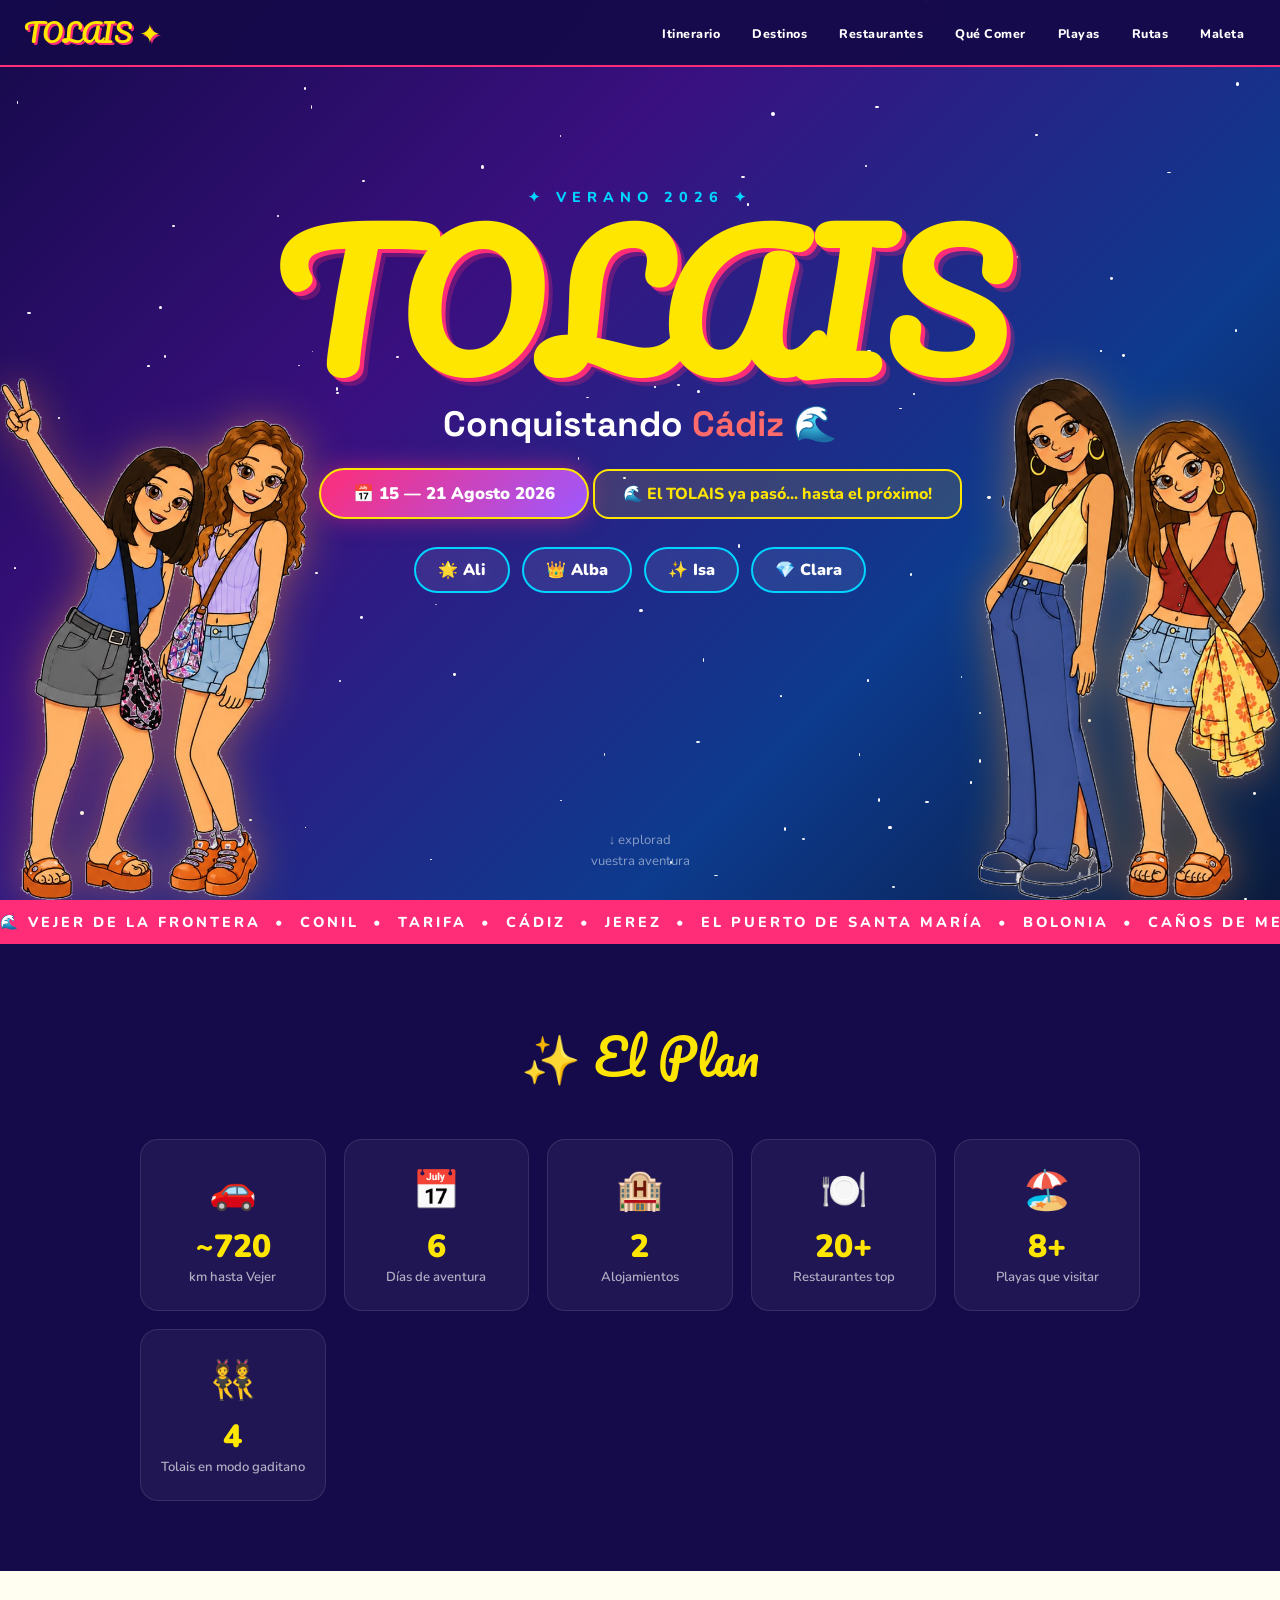
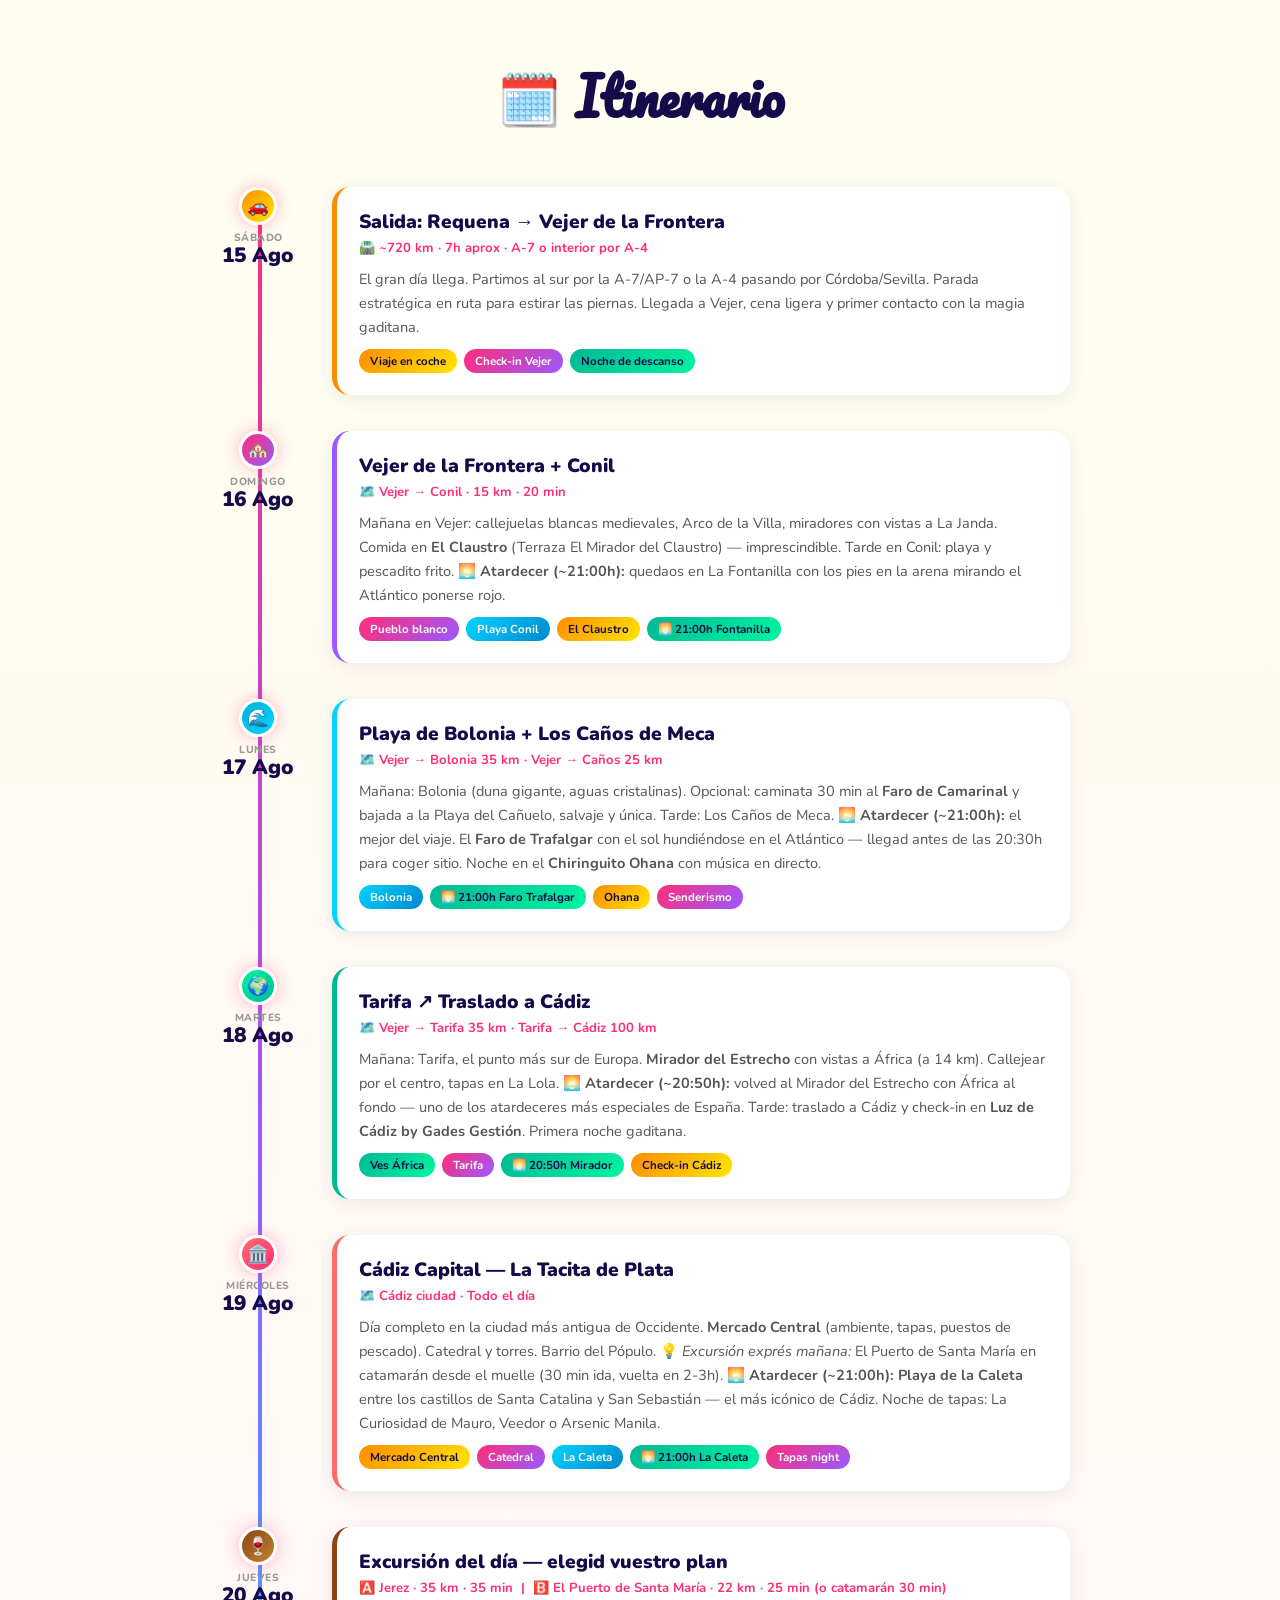
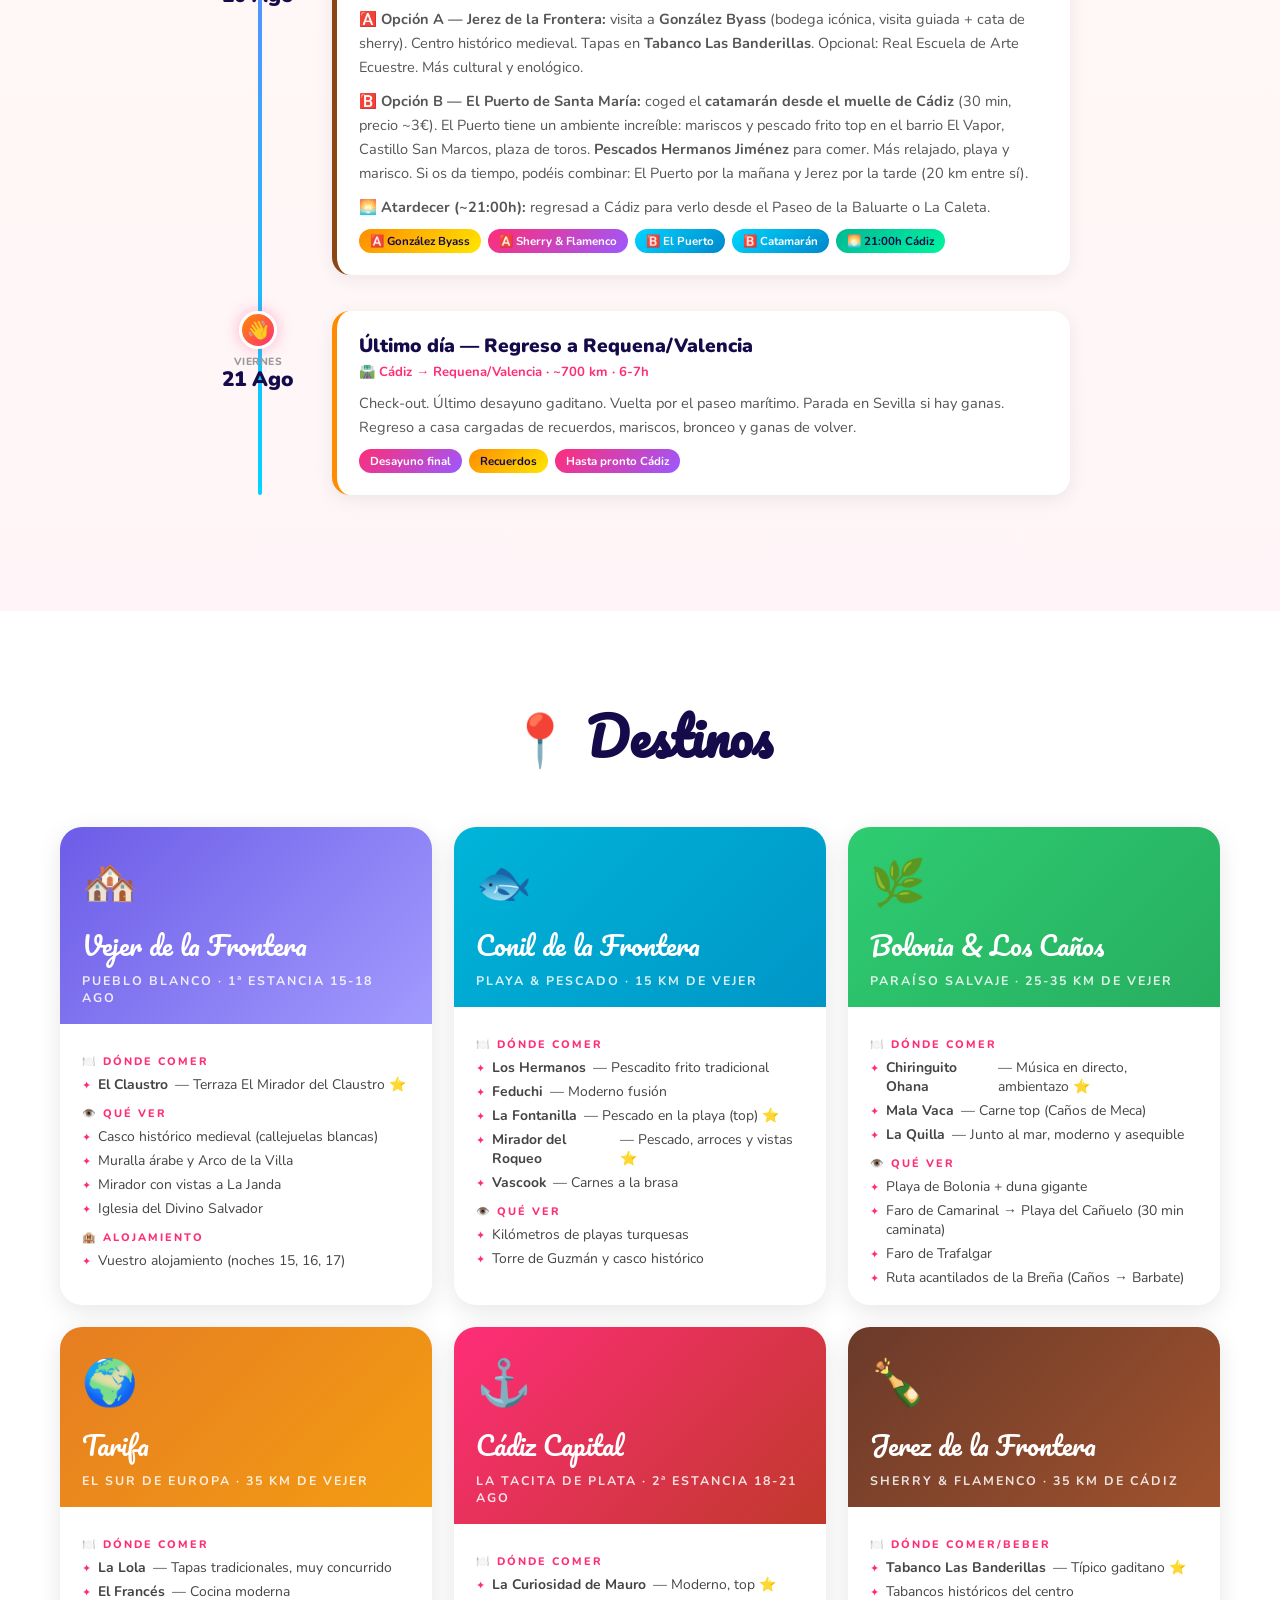
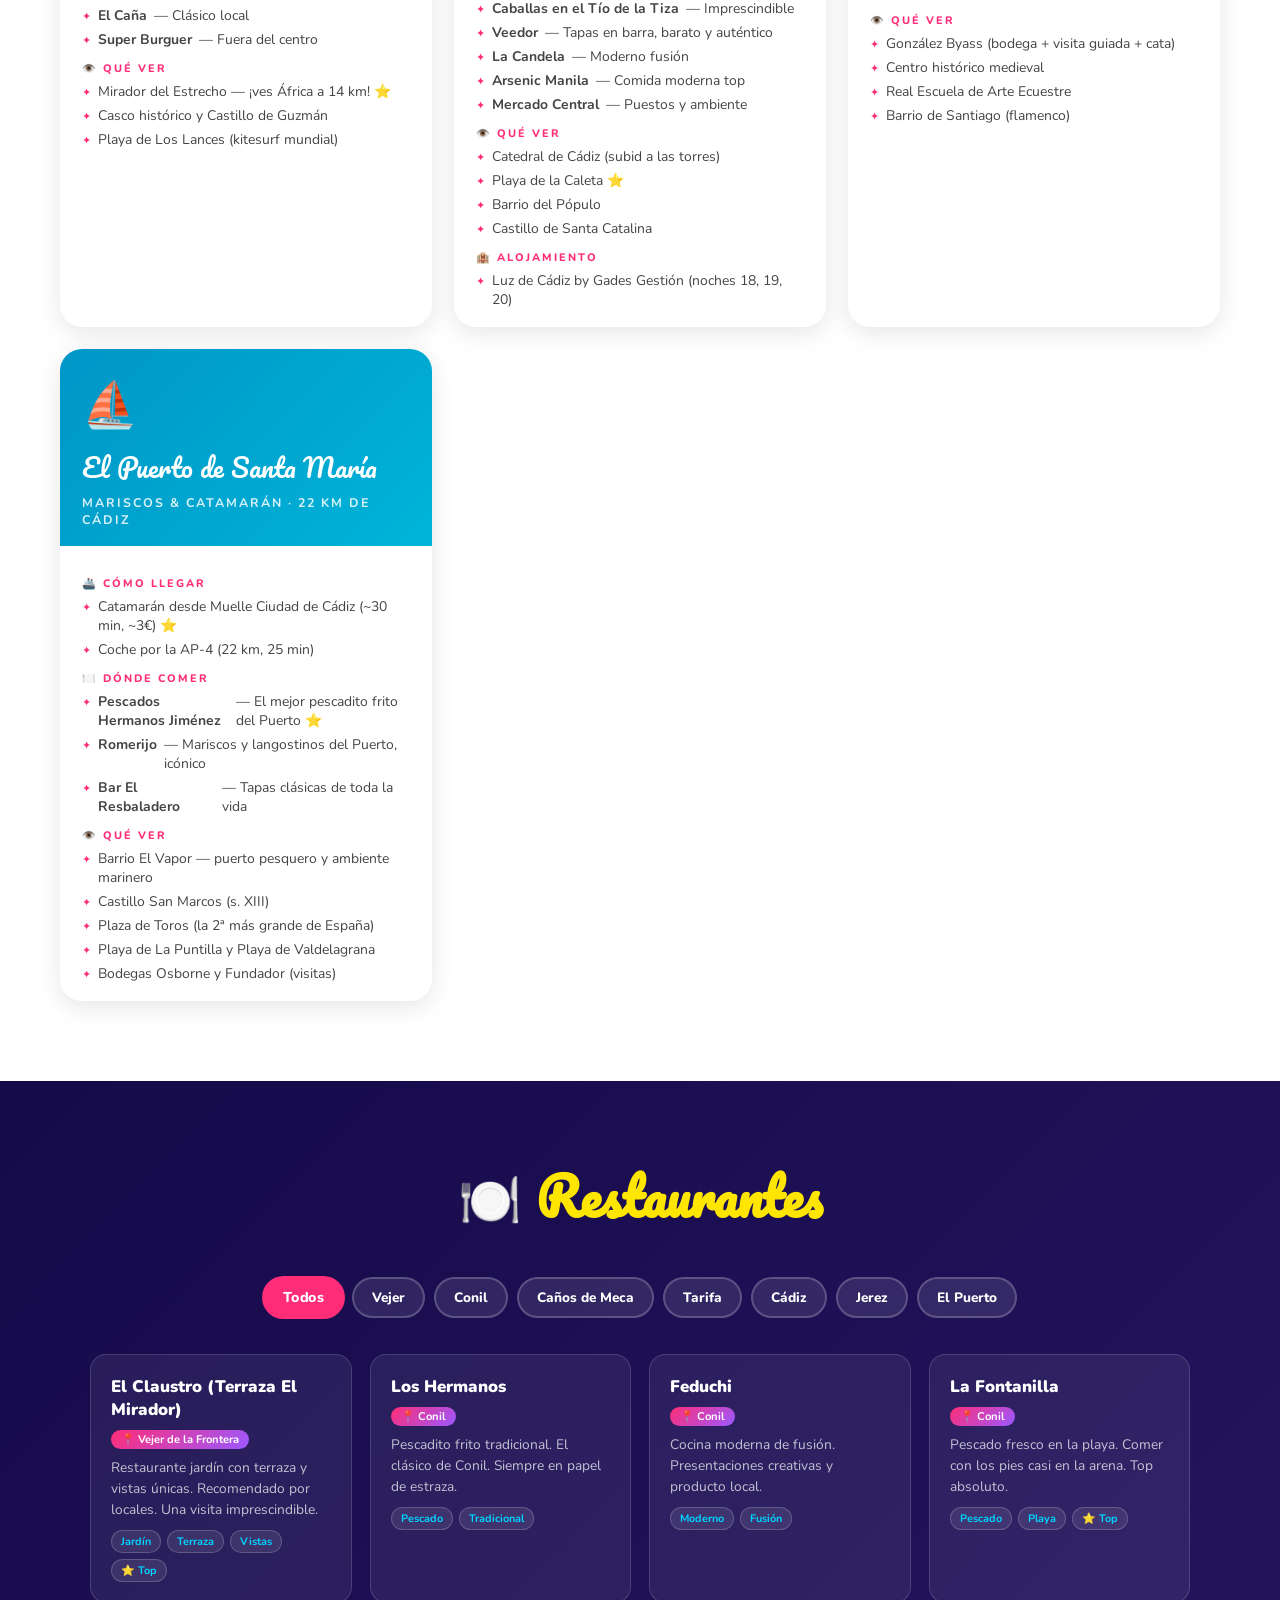
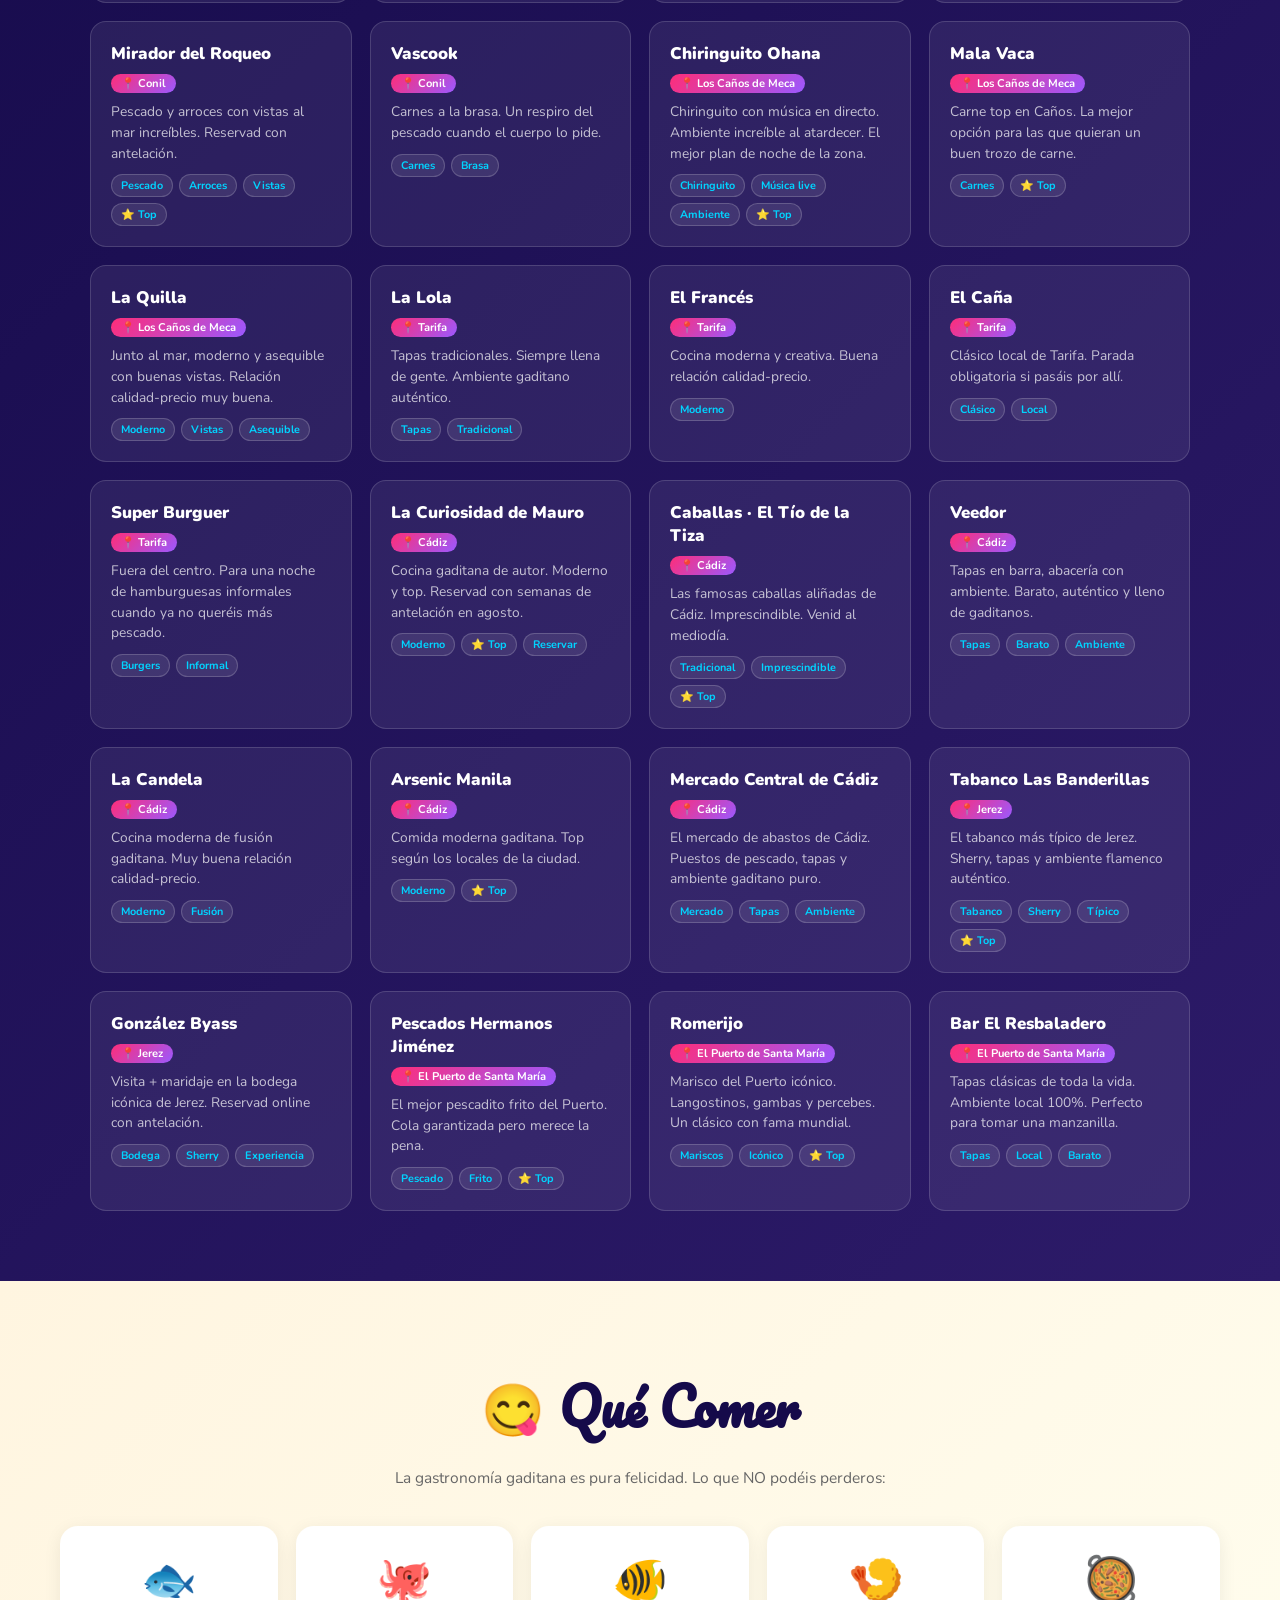
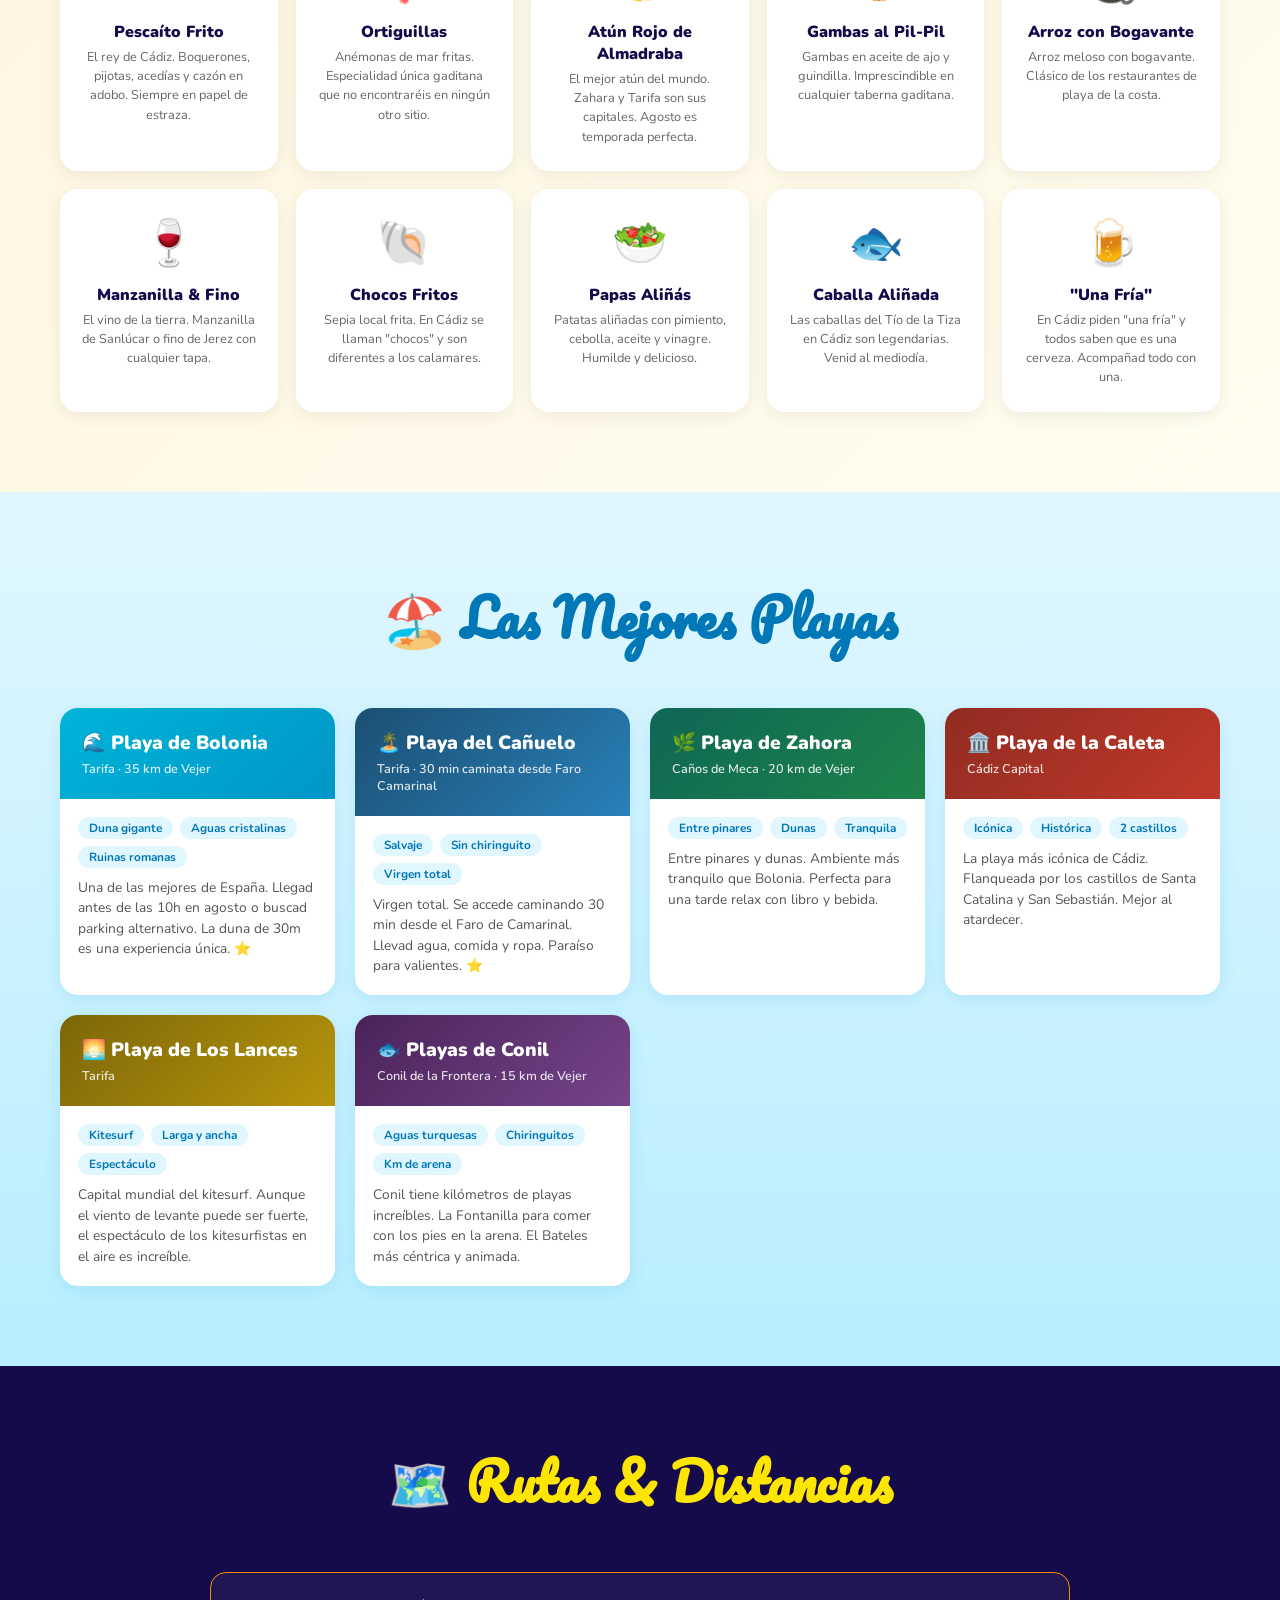
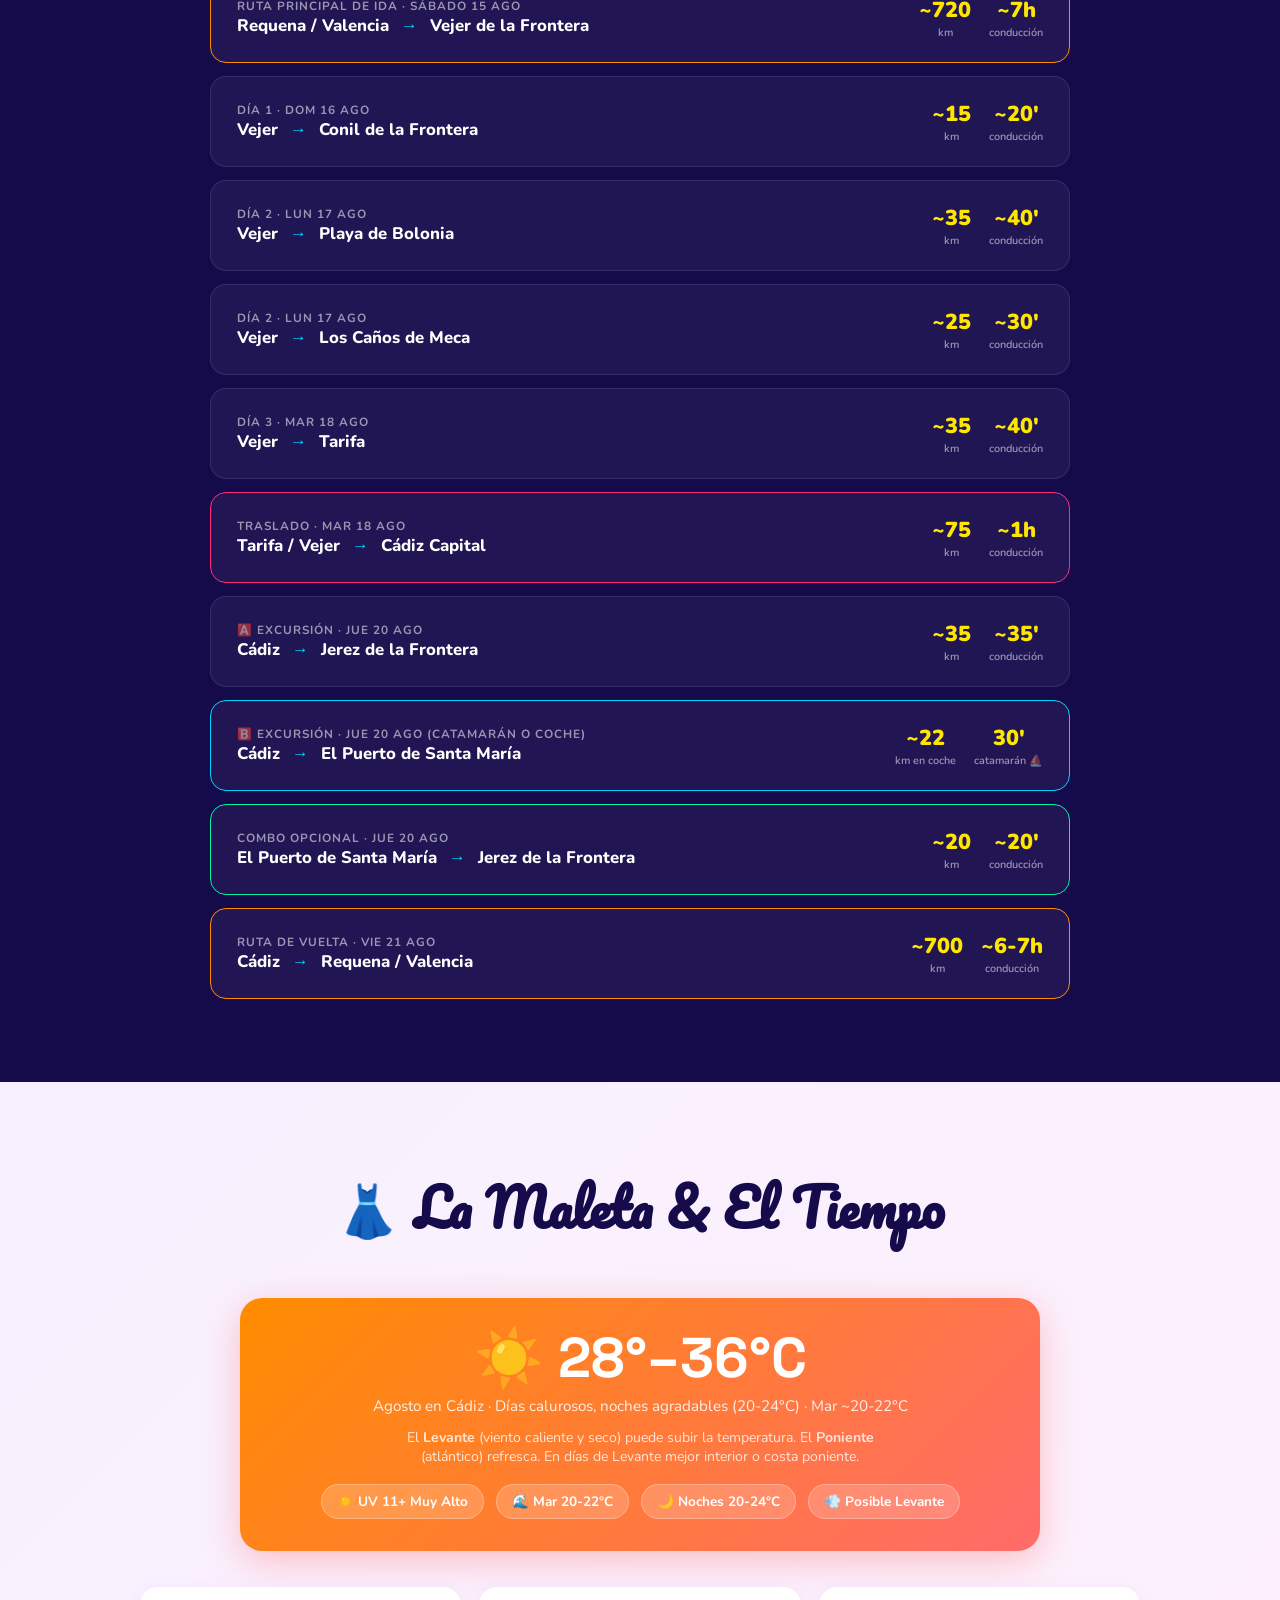
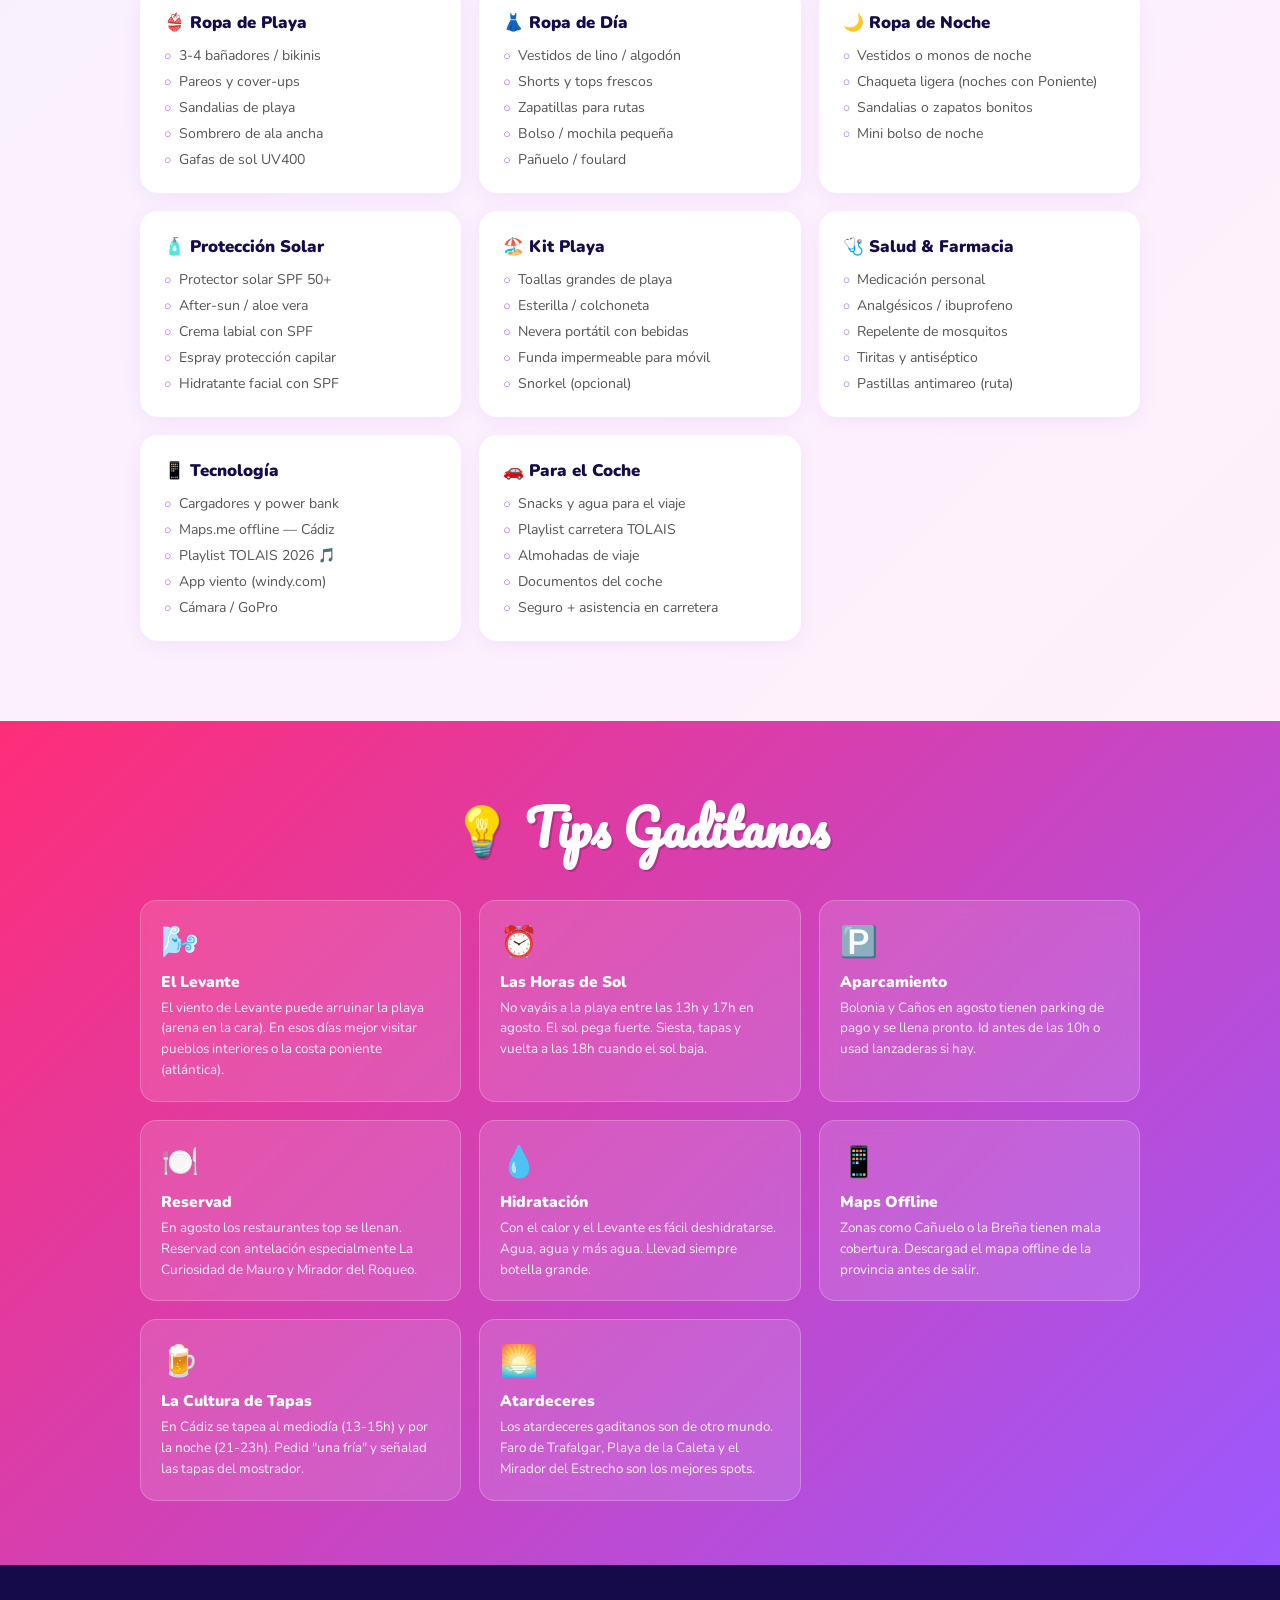
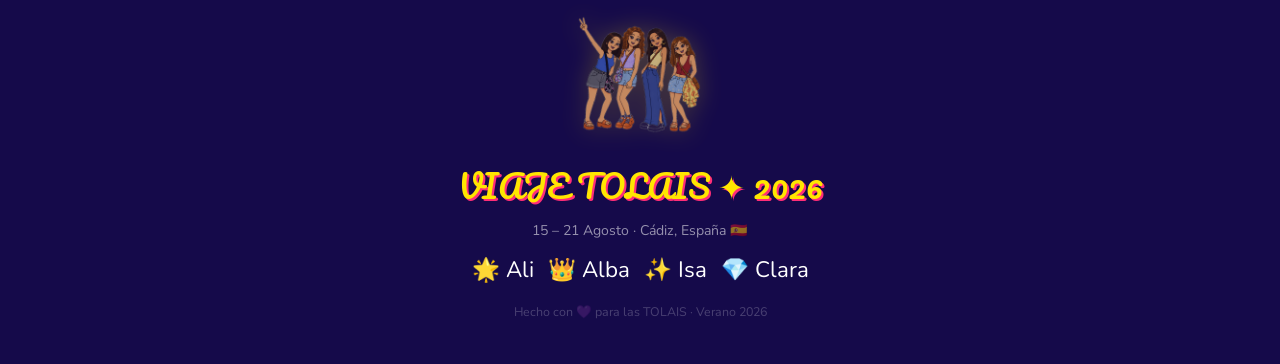
<file: 2608_CadizTolais/index.html>
<!DOCTYPE html>
<html lang="es">
<head>
<meta charset="UTF-8">
<meta name="viewport" content="width=device-width, initial-scale=1.0">
<title>TOLAIS 2026 — Cádiz</title>
<link href="https://fonts.googleapis.com/css2?family=Pacifico&family=Nunito:wght@400;600;700;800;900&family=Space+Grotesk:wght@500;700;900&display=swap" rel="stylesheet">
<style>
:root{
  --pk:#FF2D78;--bl:#00D4FF;--yl:#FFE600;--nv:#150A4A;
  --co:#FF6B6B;--mn:#00F5A0;--pu:#9B59FF;--or:#FF8C00;
  --cr:#FFFEF0;
}
*{margin:0;padding:0;box-sizing:border-box}
html{scroll-behavior:smooth}
body{font-family:'Nunito',sans-serif;background:var(--cr);color:var(--nv);overflow-x:hidden}

/* ── NAV ── */
nav{position:fixed;top:0;width:100%;z-index:1000;background:rgba(21,10,74,.96);backdrop-filter:blur(12px);padding:10px 24px;display:flex;align-items:center;justify-content:space-between;border-bottom:2px solid var(--pk)}
.nav-logo{font-family:'Pacifico',cursive;color:var(--yl);font-size:1.6rem;text-shadow:2px 2px var(--pk)}
.nav-links{display:flex;gap:8px;list-style:none;flex-wrap:wrap}
.nav-links a{color:#fff;text-decoration:none;font-weight:800;font-size:.78rem;padding:5px 11px;border-radius:20px;transition:all .25s;border:1px solid transparent;letter-spacing:.5px}
.nav-links a:hover,.nav-links a.active{background:var(--pk);border-color:var(--yl);transform:scale(1.05)}
.nav-burger{display:none;background:none;border:2px solid var(--pk);color:var(--yl);font-size:1.45rem;line-height:1;cursor:pointer;border-radius:10px;padding:4px 10px}
@media(max-width:700px){
  .nav-burger{display:block}
  .nav-links{display:none;position:absolute;top:100%;left:0;right:0;flex-direction:column;background:rgba(21,10,74,.98);padding:14px 18px 18px;gap:6px;border-bottom:2px solid var(--pk)}
  .nav-links.open{display:flex}
  .nav-links a{padding:10px 16px;border-radius:14px;font-size:.92rem;border:1px solid rgba(255,255,255,.08)}
}

/* ── HERO ── */
.hero{min-height:100vh;background:linear-gradient(135deg,#150A4A 0%,#3A1080 35%,#0D3B8E 70%,#0A1A3E 100%);display:flex;flex-direction:column;align-items:center;justify-content:center;text-align:center;position:relative;overflow:hidden;padding:80px 20px 200px}
@media(max-width:580px){.hero{padding-bottom:140px}}
#stars{position:absolute;inset:0;pointer-events:none}
.star{position:absolute;background:#fff;border-radius:50%;animation:twinkle 3s infinite alternate}
@keyframes twinkle{from{opacity:.15;transform:scale(1)}to{opacity:1;transform:scale(1.8)}}
.hero-eyebrow{font-size:.9rem;color:var(--bl);font-weight:800;letter-spacing:6px;text-transform:uppercase;margin-bottom:8px}
.hero-title{font-family:'Pacifico',cursive;font-size:clamp(4.5rem,16vw,11rem);color:var(--yl);text-shadow:4px 4px 0 var(--pk),8px 8px 0 rgba(255,45,120,.25);line-height:1;animation:heroPulse 4s ease-in-out infinite}
@keyframes heroPulse{0%,100%{transform:scale(1)}50%{transform:scale(1.02)}}
.hero-sub{font-family:'Space Grotesk',sans-serif;font-size:clamp(1.3rem,4vw,2.2rem);color:#fff;font-weight:700;margin:10px 0 22px}
.hero-sub span{color:var(--co)}
.hero-dates{background:linear-gradient(135deg,var(--pk),var(--pu));color:#fff;padding:12px 32px;border-radius:50px;font-weight:900;font-size:1.05rem;margin-bottom:28px;border:2px solid var(--yl);box-shadow:0 0 25px rgba(255,45,120,.5);display:inline-block}
.countdown-box{background:rgba(255,230,0,.12);border:2px solid var(--yl);border-radius:16px;padding:12px 28px;margin-bottom:28px;display:inline-flex;align-items:center;gap:10px;color:var(--yl);font-weight:800;font-size:1rem}
.crew{display:flex;gap:12px;justify-content:center;flex-wrap:wrap}
.crew-badge{background:rgba(255,255,255,.08);backdrop-filter:blur(8px);border:2px solid var(--bl);color:#fff;padding:10px 22px;border-radius:50px;font-weight:900;font-size:1rem;animation:float 3s ease-in-out infinite}
.crew-badge:nth-child(2){animation-delay:.5s}
.crew-badge:nth-child(3){animation-delay:1s}
.crew-badge:nth-child(4){animation-delay:1.5s}
@keyframes float{0%,100%{transform:translateY(0)}50%{transform:translateY(-9px)}}
.scroll-hint{position:absolute;bottom:28px;left:50%;transform:translateX(-50%);color:rgba(255,255,255,.5);font-size:.82rem;animation:bounce 2.2s infinite;text-align:center;line-height:1.6}
@keyframes bounce{0%,100%{transform:translateX(-50%) translateY(0)}50%{transform:translateX(-50%) translateY(9px)}}

/* ── MARQUEE ── */
.marquee-wrap{background:var(--pk);overflow:hidden;padding:11px 0;white-space:nowrap}
.marquee-inner{display:inline-flex;animation:marquee 28s linear infinite}
.marquee-inner span{font-weight:800;color:#fff;font-size:.9rem;letter-spacing:3px;padding-right:60px}
@keyframes marquee{from{transform:translateX(0)}to{transform:translateX(-50%)}}

/* ── OVERVIEW ── */
.overview{background:var(--nv);padding:70px 20px}
.ov-title{font-family:'Pacifico',cursive;font-size:clamp(1.8rem,5vw,3rem);text-align:center;color:var(--yl);margin-bottom:40px}
.stats-grid{display:grid;grid-template-columns:repeat(auto-fit,minmax(170px,1fr));gap:18px;max-width:1000px;margin:0 auto}
.stat-card{background:rgba(255,255,255,.05);border:1.5px solid rgba(255,255,255,.1);border-radius:18px;padding:24px 18px;text-align:center;transition:all .3s;cursor:default}
.stat-card:hover{transform:translateY(-6px);border-color:var(--pk);background:rgba(255,45,120,.1)}
.stat-icon{font-size:2.4rem;margin-bottom:8px}
.stat-value{font-size:2rem;font-weight:900;color:var(--yl)}
.stat-label{font-size:.82rem;color:rgba(255,255,255,.65);font-weight:600}

/* ── SECTION WRAPPER ── */
.sec{padding:80px 20px;max-width:1200px;margin:0 auto}
.sec-bg-light{background:linear-gradient(180deg,var(--cr),#FFF5F8)}
.sec-bg-ocean{background:linear-gradient(180deg,#E0F7FF,#B8EEFF)}
.sec-bg-dark{background:var(--nv)}
.sec-bg-warm{background:linear-gradient(135deg,#FFF5E0,var(--cr))}
.sec-bg-purple{background:linear-gradient(135deg,#F8F0FF,#FFF0FB)}
.sec-bg-rest{background:linear-gradient(135deg,#150A4A,#2D1B69)}
.sec-title{font-family:'Pacifico',cursive;font-size:clamp(2rem,5vw,3.2rem);text-align:center;margin-bottom:46px;color:var(--nv)}
.sec-title.light{color:var(--yl)}
.sec-title.ocean{color:#0077B6}

/* ── TIMELINE ── */
.timeline{position:relative;max-width:860px;margin:0 auto}
.timeline::before{content:'';position:absolute;left:48px;top:0;bottom:0;width:4px;background:linear-gradient(180deg,var(--pk),var(--pu),var(--bl));border-radius:2px}
.tl-item{display:flex;gap:26px;margin-bottom:36px;align-items:flex-start}
.tl-date{min-width:96px;text-align:center;position:relative;z-index:1}
.tl-dot{width:38px;height:38px;border-radius:50%;display:flex;align-items:center;justify-content:center;font-size:1.1rem;margin:0 auto 5px;border:3px solid #fff;box-shadow:0 0 16px rgba(255,45,120,.35)}
.tl-label{font-size:.65rem;font-weight:800;text-transform:uppercase;color:#999;letter-spacing:.5px}
.tl-num{font-size:1.3rem;font-weight:900;color:var(--nv);line-height:1}
.tl-content{flex:1;background:#fff;border-radius:18px;padding:22px;box-shadow:0 4px 18px rgba(0,0,0,.07);border-left:5px solid var(--pk);transition:all .3s}
.tl-content:hover{transform:translateX(5px);box-shadow:0 10px 28px rgba(0,0,0,.13)}
.tl-content h3{font-size:1.2rem;font-weight:900;color:var(--nv);margin-bottom:4px}
.tl-route{font-size:.82rem;color:var(--pk);font-weight:700;margin-bottom:10px}
.tl-content p{font-size:.91rem;color:#555;line-height:1.65}
.tags{display:flex;gap:7px;flex-wrap:wrap;margin-top:10px}
.tag{padding:4px 11px;border-radius:20px;font-size:.72rem;font-weight:700;color:#fff;background:linear-gradient(135deg,var(--pk),var(--pu))}
.tag.b{background:linear-gradient(135deg,var(--bl),#0088CC)}
.tag.y{background:linear-gradient(135deg,var(--or),var(--yl));color:var(--nv)}
.tag.g{background:linear-gradient(135deg,#00B894,var(--mn));color:var(--nv)}
@media(max-width:600px){.timeline::before{left:18px}.tl-date{min-width:58px}.tl-item{gap:12px}}

/* ── DESTINATIONS ── */
.dest-grid{display:grid;grid-template-columns:repeat(auto-fill,minmax(310px,1fr));gap:22px}
.dest-card{border-radius:22px;overflow:hidden;box-shadow:0 6px 24px rgba(0,0,0,.1);transition:all .38s;cursor:default}
.dest-card:hover{transform:translateY(-10px);box-shadow:0 18px 46px rgba(0,0,0,.18)}
.dest-head{padding:26px 22px 18px;color:#fff}
.dest-emoji{font-size:2.8rem;margin-bottom:8px;display:block}
.dest-name{font-family:'Pacifico',cursive;font-size:1.65rem;margin-bottom:4px}
.dest-type{font-size:.78rem;opacity:.85;font-weight:700;letter-spacing:2px;text-transform:uppercase}
.dest-body{background:#fff;padding:18px 22px}
.dest-lbl{font-size:.68rem;font-weight:800;text-transform:uppercase;letter-spacing:2px;color:var(--pk);margin-bottom:6px;margin-top:12px}
.dest-list{list-style:none;display:flex;flex-direction:column;gap:5px}
.dest-list li{font-size:.87rem;color:#444;display:flex;align-items:flex-start;gap:7px}
.dest-list li::before{content:'✦';color:var(--pk);font-size:.66rem;margin-top:3px;flex-shrink:0}

/* ── RESTAURANTS ── */
.rest-tabs{display:flex;gap:9px;flex-wrap:wrap;justify-content:center;margin-bottom:36px}
.tab-btn{background:rgba(255,255,255,.1);border:2px solid rgba(255,255,255,.2);color:#fff;padding:9px 18px;border-radius:28px;cursor:pointer;font-family:'Nunito',sans-serif;font-weight:800;font-size:.85rem;transition:all .25s}
.tab-btn:hover,.tab-btn.active{background:var(--pk);border-color:var(--pk);transform:scale(1.05)}
.rest-grid{display:grid;grid-template-columns:repeat(auto-fill,minmax(240px,1fr));gap:18px;max-width:1100px;margin:0 auto}
.rest-card{background:rgba(255,255,255,.07);border:1px solid rgba(255,255,255,.15);border-radius:16px;padding:20px;transition:all .28s}
.rest-card:hover{background:rgba(255,255,255,.12);transform:translateY(-5px);border-color:var(--pk)}
.rest-name{font-size:1.05rem;font-weight:900;margin-bottom:6px;color:#fff}
.rest-badge{display:inline-block;background:linear-gradient(135deg,var(--pk),var(--pu));color:#fff;padding:2px 10px;border-radius:18px;font-size:.7rem;font-weight:700;margin-bottom:9px}
.rest-desc{font-size:.86rem;color:rgba(255,255,255,.72);line-height:1.5}
.rest-types{display:flex;gap:6px;flex-wrap:wrap;margin-top:10px}
.rest-chip{background:rgba(255,255,255,.09);border:1px solid rgba(255,255,255,.18);color:var(--bl);padding:3px 9px;border-radius:14px;font-size:.68rem;font-weight:700}

/* ── FOOD ── */
.food-grid{display:grid;grid-template-columns:repeat(auto-fill,minmax(195px,1fr));gap:18px}
.food-card{background:#fff;border-radius:18px;padding:22px 18px;text-align:center;box-shadow:0 4px 18px rgba(0,0,0,.07);transition:all .3s;border:2px solid transparent}
.food-card:hover{transform:translateY(-8px) rotate(-1.5deg);border-color:var(--or);box-shadow:0 14px 32px rgba(255,140,0,.2)}
.food-emoji{font-size:2.8rem;margin-bottom:10px;display:block}
.food-name{font-weight:900;font-size:1rem;color:var(--nv);margin-bottom:5px}
.food-desc{font-size:.8rem;color:#666;line-height:1.5}

/* ── BEACHES ── */
.beach-grid{display:grid;grid-template-columns:repeat(auto-fill,minmax(275px,1fr));gap:20px}
.beach-card{background:#fff;border-radius:18px;overflow:hidden;box-shadow:0 4px 18px rgba(0,150,200,.13);transition:all .3s}
.beach-card:hover{transform:translateY(-8px);box-shadow:0 14px 36px rgba(0,150,200,.22)}
.beach-head{padding:22px;color:#fff}
.beach-name{font-size:1.2rem;font-weight:900;margin-bottom:4px}
.beach-loc{font-size:.79rem;opacity:.85;font-weight:600}
.beach-body{padding:18px}
.beach-feats{display:flex;gap:7px;flex-wrap:wrap;margin-bottom:10px}
.beach-feat{background:#E0F7FF;color:#0077B6;padding:3px 11px;border-radius:14px;font-size:.74rem;font-weight:700}
.beach-tip{font-size:.86rem;color:#555;line-height:1.5}

/* ── ROUTES ── */
.route-card{background:rgba(255,255,255,.05);border:1.5px solid rgba(255,255,255,.1);border-radius:16px;padding:22px 26px;margin-bottom:13px;max-width:860px;margin-left:auto;margin-right:auto;display:flex;align-items:center;gap:20px;transition:all .28s}
.route-card:hover{background:rgba(255,255,255,.1);border-color:var(--bl);transform:scale(1.01)}
.route-from-to{flex:1}
.route-from{font-size:.74rem;color:rgba(255,255,255,.55);text-transform:uppercase;font-weight:700;letter-spacing:1px}
.route-cities{font-size:1.05rem;font-weight:800;color:#fff}
.route-cities .arr{color:var(--bl);margin:0 7px}
.route-stats{display:flex;gap:18px;align-items:center;flex-shrink:0}
.route-stat{text-align:center}
.route-val{font-size:1.35rem;font-weight:900;color:var(--yl)}
.route-lbl{font-size:.68rem;color:rgba(255,255,255,.55);font-weight:600}
@media(max-width:580px){.route-card{flex-direction:column}.route-stats{justify-content:center}}

/* ── PACKING ── */
.weather-card{background:linear-gradient(135deg,var(--or),var(--co));color:#fff;border-radius:22px;padding:32px;max-width:800px;margin:0 auto 36px;text-align:center;box-shadow:0 10px 36px rgba(255,107,107,.38)}
.weather-temp{font-size:3.5rem;font-weight:900;font-family:'Space Grotesk',sans-serif;line-height:1}
.weather-conds{display:flex;gap:12px;justify-content:center;flex-wrap:wrap;margin-top:18px}
.weather-cond{background:rgba(255,255,255,.18);border:1px solid rgba(255,255,255,.28);padding:7px 15px;border-radius:20px;font-size:.85rem;font-weight:700}
.pack-grid{display:grid;grid-template-columns:repeat(auto-fill,minmax(240px,1fr));gap:18px;max-width:1000px;margin:0 auto}
.pack-cat{background:#fff;border-radius:18px;padding:22px;box-shadow:0 4px 18px rgba(155,89,255,.09);border:2px solid transparent;transition:all .28s}
.pack-cat:hover{border-color:var(--pu);transform:translateY(-5px)}
.pack-cat h3{font-size:1.05rem;font-weight:900;color:var(--nv);margin-bottom:12px;display:flex;align-items:center;gap:8px}
.pack-cat ul{list-style:none;display:flex;flex-direction:column;gap:7px}
.pack-cat li{font-size:.88rem;color:#555;display:flex;align-items:flex-start;gap:7px}
.pack-cat li::before{content:'○';color:var(--pu);font-size:.78rem;margin-top:1px}

/* ── TIPS ── */
.tips-section{background:linear-gradient(135deg,var(--pk),var(--pu));padding:64px 20px;color:#fff;text-align:center}
.tips-title{font-family:'Pacifico',cursive;font-size:clamp(2rem,5vw,3rem);margin-bottom:30px;text-shadow:2px 2px rgba(0,0,0,.18)}
.tips-grid{display:grid;grid-template-columns:repeat(auto-fill,minmax(240px,1fr));gap:18px;max-width:1000px;margin:0 auto}
.tip-card{background:rgba(255,255,255,.13);border:1px solid rgba(255,255,255,.22);border-radius:16px;padding:20px;text-align:left;transition:all .28s;backdrop-filter:blur(8px)}
.tip-card:hover{background:rgba(255,255,255,.22);transform:translateY(-5px)}
.tip-icon{font-size:1.9rem;margin-bottom:8px}
.tip-title{font-weight:900;font-size:.97rem;margin-bottom:6px}
.tip-text{font-size:.84rem;opacity:.9;line-height:1.55}

/* ── FOOTER ── */
footer{background:var(--nv);color:#fff;text-align:center;padding:44px 20px}
.footer-title{font-family:'Pacifico',cursive;font-size:2rem;color:var(--yl);margin-bottom:8px;text-shadow:2px 2px var(--pk)}
footer p{color:rgba(255,255,255,.55);font-size:.88rem}
.footer-crew{display:flex;gap:14px;justify-content:center;margin-top:14px;flex-wrap:wrap;font-size:1.4rem}

/* ── TOLAIS ILLUSTRATION ── */
.hero-char{
  position:absolute;
  bottom:0;
  max-height:58vh;
  width:auto;
  z-index:1;
  filter:drop-shadow(0 0 24px rgba(255,230,0,.28)) drop-shadow(0 0 12px rgba(255,45,120,.18));
  animation:float 3.8s ease-in-out infinite;
}
.hero-char.left{left:0}
.hero-char.right{right:0;animation-delay:.9s}
@media(max-width:900px){ .hero-char{ max-height:30vh; } }
@media(max-width:580px){ .hero-char{ max-height:22vh; } }
.tolais-img-footer{
  max-height:130px;width:auto;
  display:block;
  margin:0 auto 18px;
  opacity:.75;
  filter:drop-shadow(0 0 12px rgba(255,230,0,.3));
}

/* ── ANIMATIONS ── */
.fade-in{opacity:0;transform:translateY(28px);transition:opacity .55s ease,transform .55s ease}
.fade-in.visible{opacity:1;transform:translateY(0)}
</style>
</head>
<body>

<nav>
  <div class="nav-logo">TOLAIS ✦</div>
  <ul class="nav-links" id="navLinks">
    <li><a href="#itinerario">Itinerario</a></li>
    <li><a href="#destinos">Destinos</a></li>
    <li><a href="#restaurantes">Restaurantes</a></li>
    <li><a href="#comer">Qué Comer</a></li>
    <li><a href="#playas">Playas</a></li>
    <li><a href="#rutas">Rutas</a></li>
    <li><a href="#maleta">Maleta</a></li>
  </ul>
  <button class="nav-burger" id="navBurger" aria-label="Menú">☰</button>
</nav>

<!-- HERO -->
<section class="hero">
  <div id="stars"></div>
  <img src="IlustracionTolais_left.png"  alt="Ali y Alba"  class="hero-char left">
  <img src="IlustracionTolais_right.png" alt="Isa y Clara" class="hero-char right">
  <div style="position:relative;z-index:3;text-align:center;padding:0 20px">
    <p class="hero-eyebrow">✦ Verano 2026 ✦</p>
    <h1 class="hero-title">TOLAIS</h1>
    <h2 class="hero-sub">Conquistando <span>Cádiz</span> 🌊</h2>
    <div class="hero-dates">📅 15 — 21 Agosto 2026</div>
    <div class="countdown-box" id="countdown">⏳ Calculando días...</div>
    <div class="crew">
      <div class="crew-badge">🌟 Ali</div>
      <div class="crew-badge">👑 Alba</div>
      <div class="crew-badge">✨ Isa</div>
      <div class="crew-badge">💎 Clara</div>
    </div>
  </div>
  <div class="scroll-hint">↓ explorad<br>vuestra aventura</div>
</section>

<!-- MARQUEE -->
<div class="marquee-wrap">
  <div class="marquee-inner">
    <span>🌊 VEJER DE LA FRONTERA &nbsp;•&nbsp; CONIL &nbsp;•&nbsp; TARIFA &nbsp;•&nbsp; CÁDIZ &nbsp;•&nbsp; JEREZ &nbsp;•&nbsp; EL PUERTO DE SANTA MARÍA &nbsp;•&nbsp; BOLONIA &nbsp;•&nbsp; CAÑOS DE MECA &nbsp;•&nbsp; FARO DE TRAFALGAR &nbsp;•&nbsp; MIRADOR DEL ESTRECHO &nbsp;•&nbsp; TOLAIS 2026 🌞 &nbsp;&nbsp;&nbsp;&nbsp;&nbsp;</span>
    <span>🌊 VEJER DE LA FRONTERA &nbsp;•&nbsp; CONIL &nbsp;•&nbsp; TARIFA &nbsp;•&nbsp; CÁDIZ &nbsp;•&nbsp; JEREZ &nbsp;•&nbsp; EL PUERTO DE SANTA MARÍA &nbsp;•&nbsp; BOLONIA &nbsp;•&nbsp; CAÑOS DE MECA &nbsp;•&nbsp; FARO DE TRAFALGAR &nbsp;•&nbsp; MIRADOR DEL ESTRECHO &nbsp;•&nbsp; TOLAIS 2026 🌞 &nbsp;&nbsp;&nbsp;&nbsp;&nbsp;</span>
  </div>
</div>

<!-- OVERVIEW -->
<div class="overview" id="overview">
  <div class="ov-title">✨ El Plan</div>
  <div class="stats-grid">
    <div class="stat-card"><div class="stat-icon">🚗</div><div class="stat-value">~720</div><div class="stat-label">km hasta Vejer</div></div>
    <div class="stat-card"><div class="stat-icon">📅</div><div class="stat-value">6</div><div class="stat-label">Días de aventura</div></div>
    <div class="stat-card"><div class="stat-icon">🏨</div><div class="stat-value">2</div><div class="stat-label">Alojamientos</div></div>
    <div class="stat-card"><div class="stat-icon">🍽️</div><div class="stat-value">20+</div><div class="stat-label">Restaurantes top</div></div>
    <div class="stat-card"><div class="stat-icon">🏖️</div><div class="stat-value">8+</div><div class="stat-label">Playas que visitar</div></div>
    <div class="stat-card"><div class="stat-icon">👯</div><div class="stat-value">4</div><div class="stat-label">Tolais en modo gaditano</div></div>
  </div>
</div>

<!-- ITINERARIO -->
<div class="sec-bg-light" id="itinerario">
<div class="sec">
  <h2 class="sec-title">🗓️ Itinerario</h2>
  <div class="timeline">

    <div class="tl-item fade-in">
      <div class="tl-date">
        <div class="tl-dot" style="background:linear-gradient(135deg,#FF8C00,#FFE600)">🚗</div>
        <div class="tl-label">Sábado</div><div class="tl-num">15 Ago</div>
      </div>
      <div class="tl-content" style="border-left-color:var(--or)">
        <h3>Salida: Requena → Vejer de la Frontera</h3>
        <div class="tl-route">🛣️ ~720 km · 7h aprox · A-7 o interior por A-4</div>
        <p>El gran día llega. Partimos al sur por la A-7/AP-7 o la A-4 pasando por Córdoba/Sevilla. Parada estratégica en ruta para estirar las piernas. Llegada a Vejer, cena ligera y primer contacto con la magia gaditana.</p>
        <div class="tags"><span class="tag y">Viaje en coche</span><span class="tag">Check-in Vejer</span><span class="tag g">Noche de descanso</span></div>
      </div>
    </div>

    <div class="tl-item fade-in">
      <div class="tl-date">
        <div class="tl-dot" style="background:linear-gradient(135deg,var(--pk),var(--pu))">🏘️</div>
        <div class="tl-label">Domingo</div><div class="tl-num">16 Ago</div>
      </div>
      <div class="tl-content" style="border-left-color:var(--pu)">
        <h3>Vejer de la Frontera + Conil</h3>
        <div class="tl-route">🗺️ Vejer → Conil · 15 km · 20 min</div>
        <p>Mañana en Vejer: callejuelas blancas medievales, Arco de la Villa, miradores con vistas a La Janda. Comida en <strong>El Claustro</strong> (Terraza El Mirador del Claustro) — imprescindible. Tarde en Conil: playa y pescadito frito. 🌅 <strong>Atardecer (~21:00h):</strong> quedaos en La Fontanilla con los pies en la arena mirando el Atlántico ponerse rojo.</p>
        <div class="tags"><span class="tag">Pueblo blanco</span><span class="tag b">Playa Conil</span><span class="tag y">El Claustro</span><span class="tag g">🌅 21:00h Fontanilla</span></div>
      </div>
    </div>

    <div class="tl-item fade-in">
      <div class="tl-date">
        <div class="tl-dot" style="background:linear-gradient(135deg,#00B4D8,var(--bl))">🌊</div>
        <div class="tl-label">Lunes</div><div class="tl-num">17 Ago</div>
      </div>
      <div class="tl-content" style="border-left-color:var(--bl)">
        <h3>Playa de Bolonia + Los Caños de Meca</h3>
        <div class="tl-route">🗺️ Vejer → Bolonia 35 km · Vejer → Caños 25 km</div>
        <p>Mañana: Bolonia (duna gigante, aguas cristalinas). Opcional: caminata 30 min al <strong>Faro de Camarinal</strong> y bajada a la Playa del Cañuelo, salvaje y única. Tarde: Los Caños de Meca. 🌅 <strong>Atardecer (~21:00h):</strong> el mejor del viaje. El <strong>Faro de Trafalgar</strong> con el sol hundiéndose en el Atlántico — llegad antes de las 20:30h para coger sitio. Noche en el <strong>Chiringuito Ohana</strong> con música en directo.</p>
        <div class="tags"><span class="tag b">Bolonia</span><span class="tag g">🌅 21:00h Faro Trafalgar</span><span class="tag y">Ohana</span><span class="tag">Senderismo</span></div>
      </div>
    </div>

    <div class="tl-item fade-in">
      <div class="tl-date">
        <div class="tl-dot" style="background:linear-gradient(135deg,var(--mn),#00B894)">🌍</div>
        <div class="tl-label">Martes</div><div class="tl-num">18 Ago</div>
      </div>
      <div class="tl-content" style="border-left-color:#00B894">
        <h3>Tarifa ↗ Traslado a Cádiz</h3>
        <div class="tl-route">🗺️ Vejer → Tarifa 35 km · Tarifa → Cádiz 100 km</div>
        <p>Mañana: Tarifa, el punto más sur de Europa. <strong>Mirador del Estrecho</strong> con vistas a África (a 14 km). Callejear por el centro, tapas en La Lola. 🌅 <strong>Atardecer (~20:50h):</strong> volved al Mirador del Estrecho con África al fondo — uno de los atardeceres más especiales de España. Tarde: traslado a Cádiz y check-in en <strong>Luz de Cádiz by Gades Gestión</strong>. Primera noche gaditana.</p>
        <div class="tags"><span class="tag g">Ves África</span><span class="tag">Tarifa</span><span class="tag g">🌅 20:50h Mirador</span><span class="tag y">Check-in Cádiz</span></div>
      </div>
    </div>

    <div class="tl-item fade-in">
      <div class="tl-date">
        <div class="tl-dot" style="background:linear-gradient(135deg,var(--co),var(--pk))">🏛️</div>
        <div class="tl-label">Miércoles</div><div class="tl-num">19 Ago</div>
      </div>
      <div class="tl-content" style="border-left-color:var(--co)">
        <h3>Cádiz Capital — La Tacita de Plata</h3>
        <div class="tl-route">🗺️ Cádiz ciudad · Todo el día</div>
        <p>Día completo en la ciudad más antigua de Occidente. <strong>Mercado Central</strong> (ambiente, tapas, puestos de pescado). Catedral y torres. Barrio del Pópulo. 💡 <em>Excursión exprés mañana:</em> El Puerto de Santa María en catamarán desde el muelle (30 min ida, vuelta en 2-3h). 🌅 <strong>Atardecer (~21:00h):</strong> <strong>Playa de la Caleta</strong> entre los castillos de Santa Catalina y San Sebastián — el más icónico de Cádiz. Noche de tapas: La Curiosidad de Mauro, Veedor o Arsenic Manila.</p>
        <div class="tags"><span class="tag y">Mercado Central</span><span class="tag">Catedral</span><span class="tag b">La Caleta</span><span class="tag g">🌅 21:00h La Caleta</span><span class="tag">Tapas night</span></div>
      </div>
    </div>

    <div class="tl-item fade-in">
      <div class="tl-date">
        <div class="tl-dot" style="background:linear-gradient(135deg,#8B4513,#C0832D)">🍷</div>
        <div class="tl-label">Jueves</div><div class="tl-num">20 Ago</div>
      </div>
      <div class="tl-content" style="border-left-color:#8B4513">
        <h3>Excursión del día — elegid vuestro plan</h3>
        <div class="tl-route">🅰️ Jerez · 35 km · 35 min &nbsp;|&nbsp; 🅱️ El Puerto de Santa María · 22 km · 25 min (o catamarán 30 min)</div>
        <p><strong>🅰️ Opción A — Jerez de la Frontera:</strong> visita a <strong>González Byass</strong> (bodega icónica, visita guiada + cata de sherry). Centro histórico medieval. Tapas en <strong>Tabanco Las Banderillas</strong>. Opcional: Real Escuela de Arte Ecuestre. Más cultural y enológico.</p>
        <p style="margin-top:10px"><strong>🅱️ Opción B — El Puerto de Santa María:</strong> coged el <strong>catamarán desde el muelle de Cádiz</strong> (30 min, precio ~3€). El Puerto tiene un ambiente increíble: mariscos y pescado frito top en el barrio El Vapor, Castillo San Marcos, plaza de toros. <strong>Pescados Hermanos Jiménez</strong> para comer. Más relajado, playa y marisco. Si os da tiempo, podéis combinar: El Puerto por la mañana y Jerez por la tarde (20 km entre sí).</p>
        <p style="margin-top:10px">🌅 <strong>Atardecer (~21:00h):</strong> regresad a Cádiz para verlo desde el Paseo de la Baluarte o La Caleta.</p>
        <div class="tags"><span class="tag y">🅰️ González Byass</span><span class="tag">🅰️ Sherry &amp; Flamenco</span><span class="tag b">🅱️ El Puerto</span><span class="tag b">🅱️ Catamarán</span><span class="tag g">🌅 21:00h Cádiz</span></div>
      </div>
    </div>

    <div class="tl-item fade-in">
      <div class="tl-date">
        <div class="tl-dot" style="background:linear-gradient(135deg,var(--or),var(--pk))">👋</div>
        <div class="tl-label">Viernes</div><div class="tl-num">21 Ago</div>
      </div>
      <div class="tl-content" style="border-left-color:var(--or)">
        <h3>Último día — Regreso a Requena/Valencia</h3>
        <div class="tl-route">🛣️ Cádiz → Requena/Valencia · ~700 km · 6-7h</div>
        <p>Check-out. Último desayuno gaditano. Vuelta por el paseo marítimo. Parada en Sevilla si hay ganas. Regreso a casa cargadas de recuerdos, mariscos, bronceo y ganas de volver.</p>
        <div class="tags"><span class="tag">Desayuno final</span><span class="tag y">Recuerdos</span><span class="tag">Hasta pronto Cádiz</span></div>
      </div>
    </div>

  </div>
</div>
</div>

<!-- DESTINOS -->
<div style="background:#fff" id="destinos">
<div class="sec">
  <h2 class="sec-title">📍 Destinos</h2>
  <div class="dest-grid">

    <div class="dest-card fade-in">
      <div class="dest-head" style="background:linear-gradient(135deg,#6C5CE7,#A29BFE)">
        <span class="dest-emoji">🏘️</span>
        <div class="dest-name">Vejer de la Frontera</div>
        <div class="dest-type">Pueblo blanco · 1ª estancia 15-18 Ago</div>
      </div>
      <div class="dest-body">
        <div class="dest-lbl">🍽️ Dónde comer</div>
        <ul class="dest-list">
          <li><strong>El Claustro</strong> — Terraza El Mirador del Claustro ⭐</li>
        </ul>
        <div class="dest-lbl">👁️ Qué ver</div>
        <ul class="dest-list">
          <li>Casco histórico medieval (callejuelas blancas)</li>
          <li>Muralla árabe y Arco de la Villa</li>
          <li>Mirador con vistas a La Janda</li>
          <li>Iglesia del Divino Salvador</li>
        </ul>
        <div class="dest-lbl">🏨 Alojamiento</div>
        <ul class="dest-list"><li>Vuestro alojamiento (noches 15, 16, 17)</li></ul>
      </div>
    </div>

    <div class="dest-card fade-in">
      <div class="dest-head" style="background:linear-gradient(135deg,#00B4D8,#0096C7)">
        <span class="dest-emoji">🐟</span>
        <div class="dest-name">Conil de la Frontera</div>
        <div class="dest-type">Playa & Pescado · 15 km de Vejer</div>
      </div>
      <div class="dest-body">
        <div class="dest-lbl">🍽️ Dónde comer</div>
        <ul class="dest-list">
          <li><strong>Los Hermanos</strong> — Pescadito frito tradicional</li>
          <li><strong>Feduchi</strong> — Moderno fusión</li>
          <li><strong>La Fontanilla</strong> — Pescado en la playa (top) ⭐</li>
          <li><strong>Mirador del Roqueo</strong> — Pescado, arroces y vistas ⭐</li>
          <li><strong>Vascook</strong> — Carnes a la brasa</li>
        </ul>
        <div class="dest-lbl">👁️ Qué ver</div>
        <ul class="dest-list">
          <li>Kilómetros de playas turquesas</li>
          <li>Torre de Guzmán y casco histórico</li>
        </ul>
      </div>
    </div>

    <div class="dest-card fade-in">
      <div class="dest-head" style="background:linear-gradient(135deg,#2ECC71,#27AE60)">
        <span class="dest-emoji">🌿</span>
        <div class="dest-name">Bolonia & Los Caños</div>
        <div class="dest-type">Paraíso salvaje · 25-35 km de Vejer</div>
      </div>
      <div class="dest-body">
        <div class="dest-lbl">🍽️ Dónde comer</div>
        <ul class="dest-list">
          <li><strong>Chiringuito Ohana</strong> — Música en directo, ambientazo ⭐</li>
          <li><strong>Mala Vaca</strong> — Carne top (Caños de Meca)</li>
          <li><strong>La Quilla</strong> — Junto al mar, moderno y asequible</li>
        </ul>
        <div class="dest-lbl">👁️ Qué ver</div>
        <ul class="dest-list">
          <li>Playa de Bolonia + duna gigante</li>
          <li>Faro de Camarinal → Playa del Cañuelo (30 min caminata)</li>
          <li>Faro de Trafalgar</li>
          <li>Ruta acantilados de la Breña (Caños → Barbate)</li>
        </ul>
      </div>
    </div>

    <div class="dest-card fade-in">
      <div class="dest-head" style="background:linear-gradient(135deg,#E67E22,#F39C12)">
        <span class="dest-emoji">🌍</span>
        <div class="dest-name">Tarifa</div>
        <div class="dest-type">El sur de Europa · 35 km de Vejer</div>
      </div>
      <div class="dest-body">
        <div class="dest-lbl">🍽️ Dónde comer</div>
        <ul class="dest-list">
          <li><strong>La Lola</strong> — Tapas tradicionales, muy concurrido</li>
          <li><strong>El Francés</strong> — Cocina moderna</li>
          <li><strong>El Caña</strong> — Clásico local</li>
          <li><strong>Super Burguer</strong> — Fuera del centro</li>
        </ul>
        <div class="dest-lbl">👁️ Qué ver</div>
        <ul class="dest-list">
          <li>Mirador del Estrecho — ¡ves África a 14 km! ⭐</li>
          <li>Casco histórico y Castillo de Guzmán</li>
          <li>Playa de Los Lances (kitesurf mundial)</li>
        </ul>
      </div>
    </div>

    <div class="dest-card fade-in">
      <div class="dest-head" style="background:linear-gradient(135deg,var(--pk),#C0392B)">
        <span class="dest-emoji">⚓</span>
        <div class="dest-name">Cádiz Capital</div>
        <div class="dest-type">La Tacita de Plata · 2ª estancia 18-21 Ago</div>
      </div>
      <div class="dest-body">
        <div class="dest-lbl">🍽️ Dónde comer</div>
        <ul class="dest-list">
          <li><strong>La Curiosidad de Mauro</strong> — Moderno, top ⭐</li>
          <li><strong>Caballas en el Tío de la Tiza</strong> — Imprescindible</li>
          <li><strong>Veedor</strong> — Tapas en barra, barato y auténtico</li>
          <li><strong>La Candela</strong> — Moderno fusión</li>
          <li><strong>Arsenic Manila</strong> — Comida moderna top</li>
          <li><strong>Mercado Central</strong> — Puestos y ambiente</li>
        </ul>
        <div class="dest-lbl">👁️ Qué ver</div>
        <ul class="dest-list">
          <li>Catedral de Cádiz (subid a las torres)</li>
          <li>Playa de la Caleta ⭐</li>
          <li>Barrio del Pópulo</li>
          <li>Castillo de Santa Catalina</li>
        </ul>
        <div class="dest-lbl">🏨 Alojamiento</div>
        <ul class="dest-list"><li>Luz de Cádiz by Gades Gestión (noches 18, 19, 20)</li></ul>
      </div>
    </div>

    <div class="dest-card fade-in">
      <div class="dest-head" style="background:linear-gradient(135deg,#6B3A2A,#A0522D)">
        <span class="dest-emoji">🍾</span>
        <div class="dest-name">Jerez de la Frontera</div>
        <div class="dest-type">Sherry & Flamenco · 35 km de Cádiz</div>
      </div>
      <div class="dest-body">
        <div class="dest-lbl">🍽️ Dónde comer/beber</div>
        <ul class="dest-list">
          <li><strong>Tabanco Las Banderillas</strong> — Típico gaditano ⭐</li>
          <li>Tabancos históricos del centro</li>
        </ul>
        <div class="dest-lbl">👁️ Qué ver</div>
        <ul class="dest-list">
          <li>González Byass (bodega + visita guiada + cata)</li>
          <li>Centro histórico medieval</li>
          <li>Real Escuela de Arte Ecuestre</li>
          <li>Barrio de Santiago (flamenco)</li>
        </ul>
      </div>
    </div>

    <div class="dest-card fade-in">
      <div class="dest-head" style="background:linear-gradient(135deg,#0096C7,#00B4D8)">
        <span class="dest-emoji">⛵</span>
        <div class="dest-name">El Puerto de Santa María</div>
        <div class="dest-type">Mariscos & Catamarán · 22 km de Cádiz</div>
      </div>
      <div class="dest-body">
        <div class="dest-lbl">🚢 Cómo llegar</div>
        <ul class="dest-list">
          <li>Catamarán desde Muelle Ciudad de Cádiz (~30 min, ~3€) ⭐</li>
          <li>Coche por la AP-4 (22 km, 25 min)</li>
        </ul>
        <div class="dest-lbl">🍽️ Dónde comer</div>
        <ul class="dest-list">
          <li><strong>Pescados Hermanos Jiménez</strong> — El mejor pescadito frito del Puerto ⭐</li>
          <li><strong>Romerijo</strong> — Mariscos y langostinos del Puerto, icónico</li>
          <li><strong>Bar El Resbaladero</strong> — Tapas clásicas de toda la vida</li>
        </ul>
        <div class="dest-lbl">👁️ Qué ver</div>
        <ul class="dest-list">
          <li>Barrio El Vapor — puerto pesquero y ambiente marinero</li>
          <li>Castillo San Marcos (s. XIII)</li>
          <li>Plaza de Toros (la 2ª más grande de España)</li>
          <li>Playa de La Puntilla y Playa de Valdelagrana</li>
          <li>Bodegas Osborne y Fundador (visitas)</li>
        </ul>
      </div>
    </div>

  </div>
</div>
</div>

<!-- RESTAURANTES -->
<div class="sec-bg-rest" id="restaurantes" style="padding:70px 20px">
  <h2 class="sec-title light" style="margin-bottom:36px">🍽️ Restaurantes</h2>
  <div class="rest-tabs" id="restTabs">
    <button class="tab-btn active" data-filter="all">Todos</button>
    <button class="tab-btn" data-filter="vejer">Vejer</button>
    <button class="tab-btn" data-filter="conil">Conil</button>
    <button class="tab-btn" data-filter="canos">Caños de Meca</button>
    <button class="tab-btn" data-filter="tarifa">Tarifa</button>
    <button class="tab-btn" data-filter="cadiz">Cádiz</button>
    <button class="tab-btn" data-filter="jerez">Jerez</button>
    <button class="tab-btn" data-filter="puerto">El Puerto</button>
  </div>
  <div class="rest-grid" id="restGrid"></div>
</div>

<!-- QUÉ COMER -->
<div class="sec-bg-warm" id="comer">
<div class="sec">
  <h2 class="sec-title">😋 Qué Comer</h2>
  <p style="text-align:center;max-width:600px;margin:-30px auto 38px;color:#666;font-size:.97rem">La gastronomía gaditana es pura felicidad. Lo que NO podéis perderos:</p>
  <div class="food-grid">
    <div class="food-card fade-in"><span class="food-emoji">🐟</span><div class="food-name">Pescaíto Frito</div><div class="food-desc">El rey de Cádiz. Boquerones, pijotas, acedías y cazón en adobo. Siempre en papel de estraza.</div></div>
    <div class="food-card fade-in"><span class="food-emoji">🐙</span><div class="food-name">Ortiguillas</div><div class="food-desc">Anémonas de mar fritas. Especialidad única gaditana que no encontraréis en ningún otro sitio.</div></div>
    <div class="food-card fade-in"><span class="food-emoji">🐠</span><div class="food-name">Atún Rojo de Almadraba</div><div class="food-desc">El mejor atún del mundo. Zahara y Tarifa son sus capitales. Agosto es temporada perfecta.</div></div>
    <div class="food-card fade-in"><span class="food-emoji">🍤</span><div class="food-name">Gambas al Pil-Pil</div><div class="food-desc">Gambas en aceite de ajo y guindilla. Imprescindible en cualquier taberna gaditana.</div></div>
    <div class="food-card fade-in"><span class="food-emoji">🥘</span><div class="food-name">Arroz con Bogavante</div><div class="food-desc">Arroz meloso con bogavante. Clásico de los restaurantes de playa de la costa.</div></div>
    <div class="food-card fade-in"><span class="food-emoji">🍷</span><div class="food-name">Manzanilla & Fino</div><div class="food-desc">El vino de la tierra. Manzanilla de Sanlúcar o fino de Jerez con cualquier tapa.</div></div>
    <div class="food-card fade-in"><span class="food-emoji">🐚</span><div class="food-name">Chocos Fritos</div><div class="food-desc">Sepia local frita. En Cádiz se llaman "chocos" y son diferentes a los calamares.</div></div>
    <div class="food-card fade-in"><span class="food-emoji">🥗</span><div class="food-name">Papas Aliñás</div><div class="food-desc">Patatas aliñadas con pimiento, cebolla, aceite y vinagre. Humilde y delicioso.</div></div>
    <div class="food-card fade-in"><span class="food-emoji">🐟</span><div class="food-name">Caballa Aliñada</div><div class="food-desc">Las caballas del Tío de la Tiza en Cádiz son legendarias. Venid al mediodía.</div></div>
    <div class="food-card fade-in"><span class="food-emoji">🍺</span><div class="food-name">"Una Fría"</div><div class="food-desc">En Cádiz piden "una fría" y todos saben que es una cerveza. Acompañad todo con una.</div></div>
  </div>
</div>
</div>

<!-- PLAYAS -->
<div class="sec-bg-ocean" id="playas">
<div class="sec">
  <h2 class="sec-title ocean">🏖️ Las Mejores Playas</h2>
  <div class="beach-grid">

    <div class="beach-card fade-in">
      <div class="beach-head" style="background:linear-gradient(135deg,#00B4D8,#0096C7)">
        <div class="beach-name">🌊 Playa de Bolonia</div>
        <div class="beach-loc">Tarifa · 35 km de Vejer</div>
      </div>
      <div class="beach-body">
        <div class="beach-feats"><span class="beach-feat">Duna gigante</span><span class="beach-feat">Aguas cristalinas</span><span class="beach-feat">Ruinas romanas</span></div>
        <p class="beach-tip">Una de las mejores de España. Llegad antes de las 10h en agosto o buscad parking alternativo. La duna de 30m es una experiencia única. ⭐</p>
      </div>
    </div>

    <div class="beach-card fade-in">
      <div class="beach-head" style="background:linear-gradient(135deg,#1B4F72,#2980B9)">
        <div class="beach-name">🏝️ Playa del Cañuelo</div>
        <div class="beach-loc">Tarifa · 30 min caminata desde Faro Camarinal</div>
      </div>
      <div class="beach-body">
        <div class="beach-feats"><span class="beach-feat">Salvaje</span><span class="beach-feat">Sin chiringuito</span><span class="beach-feat">Virgen total</span></div>
        <p class="beach-tip">Virgen total. Se accede caminando 30 min desde el Faro de Camarinal. Llevad agua, comida y ropa. Paraíso para valientes. ⭐</p>
      </div>
    </div>

    <div class="beach-card fade-in">
      <div class="beach-head" style="background:linear-gradient(135deg,#0E6655,#1E8449)">
        <div class="beach-name">🌿 Playa de Zahora</div>
        <div class="beach-loc">Caños de Meca · 20 km de Vejer</div>
      </div>
      <div class="beach-body">
        <div class="beach-feats"><span class="beach-feat">Entre pinares</span><span class="beach-feat">Dunas</span><span class="beach-feat">Tranquila</span></div>
        <p class="beach-tip">Entre pinares y dunas. Ambiente más tranquilo que Bolonia. Perfecta para una tarde relax con libro y bebida.</p>
      </div>
    </div>

    <div class="beach-card fade-in">
      <div class="beach-head" style="background:linear-gradient(135deg,#922B21,#C0392B)">
        <div class="beach-name">🏛️ Playa de la Caleta</div>
        <div class="beach-loc">Cádiz Capital</div>
      </div>
      <div class="beach-body">
        <div class="beach-feats"><span class="beach-feat">Icónica</span><span class="beach-feat">Histórica</span><span class="beach-feat">2 castillos</span></div>
        <p class="beach-tip">La playa más icónica de Cádiz. Flanqueada por los castillos de Santa Catalina y San Sebastián. Mejor al atardecer.</p>
      </div>
    </div>

    <div class="beach-card fade-in">
      <div class="beach-head" style="background:linear-gradient(135deg,#7D6608,#B7950B)">
        <div class="beach-name">🌅 Playa de Los Lances</div>
        <div class="beach-loc">Tarifa</div>
      </div>
      <div class="beach-body">
        <div class="beach-feats"><span class="beach-feat">Kitesurf</span><span class="beach-feat">Larga y ancha</span><span class="beach-feat">Espectáculo</span></div>
        <p class="beach-tip">Capital mundial del kitesurf. Aunque el viento de levante puede ser fuerte, el espectáculo de los kitesurfistas en el aire es increíble.</p>
      </div>
    </div>

    <div class="beach-card fade-in">
      <div class="beach-head" style="background:linear-gradient(135deg,#4A235A,#76448A)">
        <div class="beach-name">🐟 Playas de Conil</div>
        <div class="beach-loc">Conil de la Frontera · 15 km de Vejer</div>
      </div>
      <div class="beach-body">
        <div class="beach-feats"><span class="beach-feat">Aguas turquesas</span><span class="beach-feat">Chiringuitos</span><span class="beach-feat">Km de arena</span></div>
        <p class="beach-tip">Conil tiene kilómetros de playas increíbles. La Fontanilla para comer con los pies en la arena. El Bateles más céntrica y animada.</p>
      </div>
    </div>

  </div>
</div>
</div>

<!-- RUTAS Y KM -->
<div class="sec-bg-dark" id="rutas" style="padding:70px 20px">
  <h2 class="sec-title light">🗺️ Rutas &amp; Distancias</h2>

  <div class="route-card" style="border-color:var(--or);margin-bottom:13px">
    <div class="route-from-to">
      <div class="route-from">Ruta principal de ida · Sábado 15 Ago</div>
      <div class="route-cities">Requena / Valencia <span class="arr">→</span> Vejer de la Frontera</div>
    </div>
    <div class="route-stats">
      <div class="route-stat"><div class="route-val">~720</div><div class="route-lbl">km</div></div>
      <div class="route-stat"><div class="route-val">~7h</div><div class="route-lbl">conducción</div></div>
    </div>
  </div>

  <div class="route-card" style="margin-bottom:13px">
    <div class="route-from-to">
      <div class="route-from">Día 1 · Dom 16 Ago</div>
      <div class="route-cities">Vejer <span class="arr">→</span> Conil de la Frontera</div>
    </div>
    <div class="route-stats">
      <div class="route-stat"><div class="route-val">~15</div><div class="route-lbl">km</div></div>
      <div class="route-stat"><div class="route-val">~20'</div><div class="route-lbl">conducción</div></div>
    </div>
  </div>

  <div class="route-card" style="margin-bottom:13px">
    <div class="route-from-to">
      <div class="route-from">Día 2 · Lun 17 Ago</div>
      <div class="route-cities">Vejer <span class="arr">→</span> Playa de Bolonia</div>
    </div>
    <div class="route-stats">
      <div class="route-stat"><div class="route-val">~35</div><div class="route-lbl">km</div></div>
      <div class="route-stat"><div class="route-val">~40'</div><div class="route-lbl">conducción</div></div>
    </div>
  </div>

  <div class="route-card" style="margin-bottom:13px">
    <div class="route-from-to">
      <div class="route-from">Día 2 · Lun 17 Ago</div>
      <div class="route-cities">Vejer <span class="arr">→</span> Los Caños de Meca</div>
    </div>
    <div class="route-stats">
      <div class="route-stat"><div class="route-val">~25</div><div class="route-lbl">km</div></div>
      <div class="route-stat"><div class="route-val">~30'</div><div class="route-lbl">conducción</div></div>
    </div>
  </div>

  <div class="route-card" style="margin-bottom:13px">
    <div class="route-from-to">
      <div class="route-from">Día 3 · Mar 18 Ago</div>
      <div class="route-cities">Vejer <span class="arr">→</span> Tarifa</div>
    </div>
    <div class="route-stats">
      <div class="route-stat"><div class="route-val">~35</div><div class="route-lbl">km</div></div>
      <div class="route-stat"><div class="route-val">~40'</div><div class="route-lbl">conducción</div></div>
    </div>
  </div>

  <div class="route-card" style="border-color:var(--pk);margin-bottom:13px">
    <div class="route-from-to">
      <div class="route-from">Traslado · Mar 18 Ago</div>
      <div class="route-cities">Tarifa / Vejer <span class="arr">→</span> Cádiz Capital</div>
    </div>
    <div class="route-stats">
      <div class="route-stat"><div class="route-val">~75</div><div class="route-lbl">km</div></div>
      <div class="route-stat"><div class="route-val">~1h</div><div class="route-lbl">conducción</div></div>
    </div>
  </div>

  <div class="route-card" style="margin-bottom:13px">
    <div class="route-from-to">
      <div class="route-from">🅰️ Excursión · Jue 20 Ago</div>
      <div class="route-cities">Cádiz <span class="arr">→</span> Jerez de la Frontera</div>
    </div>
    <div class="route-stats">
      <div class="route-stat"><div class="route-val">~35</div><div class="route-lbl">km</div></div>
      <div class="route-stat"><div class="route-val">~35'</div><div class="route-lbl">conducción</div></div>
    </div>
  </div>

  <div class="route-card" style="border-color:var(--bl);margin-bottom:13px">
    <div class="route-from-to">
      <div class="route-from">🅱️ Excursión · Jue 20 Ago (catamarán o coche)</div>
      <div class="route-cities">Cádiz <span class="arr">→</span> El Puerto de Santa María</div>
    </div>
    <div class="route-stats">
      <div class="route-stat"><div class="route-val">~22</div><div class="route-lbl">km en coche</div></div>
      <div class="route-stat"><div class="route-val">30'</div><div class="route-lbl">catamarán ⛵</div></div>
    </div>
  </div>

  <div class="route-card" style="border-color:var(--mn);margin-bottom:13px">
    <div class="route-from-to">
      <div class="route-from">Combo opcional · Jue 20 Ago</div>
      <div class="route-cities">El Puerto de Santa María <span class="arr">→</span> Jerez de la Frontera</div>
    </div>
    <div class="route-stats">
      <div class="route-stat"><div class="route-val">~20</div><div class="route-lbl">km</div></div>
      <div class="route-stat"><div class="route-val">~20'</div><div class="route-lbl">conducción</div></div>
    </div>
  </div>

  <div class="route-card" style="border-color:var(--or)">
    <div class="route-from-to">
      <div class="route-from">Ruta de vuelta · Vie 21 Ago</div>
      <div class="route-cities">Cádiz <span class="arr">→</span> Requena / Valencia</div>
    </div>
    <div class="route-stats">
      <div class="route-stat"><div class="route-val">~700</div><div class="route-lbl">km</div></div>
      <div class="route-stat"><div class="route-val">~6-7h</div><div class="route-lbl">conducción</div></div>
    </div>
  </div>
</div>

<!-- MALETA & TIEMPO -->
<div class="sec-bg-purple" id="maleta">
<div class="sec">
  <h2 class="sec-title">👗 La Maleta &amp; El Tiempo</h2>

  <div class="weather-card">
    <div class="weather-temp">☀️ 28°–36°C</div>
    <p style="opacity:.88;font-size:.95rem;margin:10px 0 0">Agosto en Cádiz · Días calurosos, noches agradables (20-24°C) · Mar ~20-22°C</p>
    <p style="opacity:.8;font-size:.88rem;max-width:500px;margin:12px auto 0">El <strong>Levante</strong> (viento caliente y seco) puede subir la temperatura. El <strong>Poniente</strong> (atlántico) refresca. En días de Levante mejor interior o costa poniente.</p>
    <div class="weather-conds">
      <span class="weather-cond">☀️ UV 11+ Muy Alto</span>
      <span class="weather-cond">🌊 Mar 20-22°C</span>
      <span class="weather-cond">🌙 Noches 20-24°C</span>
      <span class="weather-cond">💨 Posible Levante</span>
    </div>
  </div>

  <div class="pack-grid">
    <div class="pack-cat fade-in">
      <h3>👙 Ropa de Playa</h3>
      <ul>
        <li>3-4 bañadores / bikinis</li>
        <li>Pareos y cover-ups</li>
        <li>Sandalias de playa</li>
        <li>Sombrero de ala ancha</li>
        <li>Gafas de sol UV400</li>
      </ul>
    </div>
    <div class="pack-cat fade-in">
      <h3>👗 Ropa de Día</h3>
      <ul>
        <li>Vestidos de lino / algodón</li>
        <li>Shorts y tops frescos</li>
        <li>Zapatillas para rutas</li>
        <li>Bolso / mochila pequeña</li>
        <li>Pañuelo / foulard</li>
      </ul>
    </div>
    <div class="pack-cat fade-in">
      <h3>🌙 Ropa de Noche</h3>
      <ul>
        <li>Vestidos o monos de noche</li>
        <li>Chaqueta ligera (noches con Poniente)</li>
        <li>Sandalias o zapatos bonitos</li>
        <li>Mini bolso de noche</li>
      </ul>
    </div>
    <div class="pack-cat fade-in">
      <h3>🧴 Protección Solar</h3>
      <ul>
        <li>Protector solar SPF 50+</li>
        <li>After-sun / aloe vera</li>
        <li>Crema labial con SPF</li>
        <li>Espray protección capilar</li>
        <li>Hidratante facial con SPF</li>
      </ul>
    </div>
    <div class="pack-cat fade-in">
      <h3>🏖️ Kit Playa</h3>
      <ul>
        <li>Toallas grandes de playa</li>
        <li>Esterilla / colchoneta</li>
        <li>Nevera portátil con bebidas</li>
        <li>Funda impermeable para móvil</li>
        <li>Snorkel (opcional)</li>
      </ul>
    </div>
    <div class="pack-cat fade-in">
      <h3>🩺 Salud & Farmacia</h3>
      <ul>
        <li>Medicación personal</li>
        <li>Analgésicos / ibuprofeno</li>
        <li>Repelente de mosquitos</li>
        <li>Tiritas y antiséptico</li>
        <li>Pastillas antimareo (ruta)</li>
      </ul>
    </div>
    <div class="pack-cat fade-in">
      <h3>📱 Tecnología</h3>
      <ul>
        <li>Cargadores y power bank</li>
        <li>Maps.me offline — Cádiz</li>
        <li>Playlist TOLAIS 2026 🎵</li>
        <li>App viento (windy.com)</li>
        <li>Cámara / GoPro</li>
      </ul>
    </div>
    <div class="pack-cat fade-in">
      <h3>🚗 Para el Coche</h3>
      <ul>
        <li>Snacks y agua para el viaje</li>
        <li>Playlist carretera TOLAIS</li>
        <li>Almohadas de viaje</li>
        <li>Documentos del coche</li>
        <li>Seguro + asistencia en carretera</li>
      </ul>
    </div>
  </div>
</div>
</div>

<!-- TIPS -->
<div class="tips-section">
  <h2 class="tips-title">💡 Tips Gaditanos</h2>
  <div class="tips-grid">
    <div class="tip-card">
      <div class="tip-icon">🌬️</div>
      <div class="tip-title">El Levante</div>
      <div class="tip-text">El viento de Levante puede arruinar la playa (arena en la cara). En esos días mejor visitar pueblos interiores o la costa poniente (atlántica).</div>
    </div>
    <div class="tip-card">
      <div class="tip-icon">⏰</div>
      <div class="tip-title">Las Horas de Sol</div>
      <div class="tip-text">No vayáis a la playa entre las 13h y 17h en agosto. El sol pega fuerte. Siesta, tapas y vuelta a las 18h cuando el sol baja.</div>
    </div>
    <div class="tip-card">
      <div class="tip-icon">🅿️</div>
      <div class="tip-title">Aparcamiento</div>
      <div class="tip-text">Bolonia y Caños en agosto tienen parking de pago y se llena pronto. Id antes de las 10h o usad lanzaderas si hay.</div>
    </div>
    <div class="tip-card">
      <div class="tip-icon">🍽️</div>
      <div class="tip-title">Reservad</div>
      <div class="tip-text">En agosto los restaurantes top se llenan. Reservad con antelación especialmente La Curiosidad de Mauro y Mirador del Roqueo.</div>
    </div>
    <div class="tip-card">
      <div class="tip-icon">💧</div>
      <div class="tip-title">Hidratación</div>
      <div class="tip-text">Con el calor y el Levante es fácil deshidratarse. Agua, agua y más agua. Llevad siempre botella grande.</div>
    </div>
    <div class="tip-card">
      <div class="tip-icon">📱</div>
      <div class="tip-title">Maps Offline</div>
      <div class="tip-text">Zonas como Cañuelo o la Breña tienen mala cobertura. Descargad el mapa offline de la provincia antes de salir.</div>
    </div>
    <div class="tip-card">
      <div class="tip-icon">🍺</div>
      <div class="tip-title">La Cultura de Tapas</div>
      <div class="tip-text">En Cádiz se tapea al mediodía (13-15h) y por la noche (21-23h). Pedid "una fría" y señalad las tapas del mostrador.</div>
    </div>
    <div class="tip-card">
      <div class="tip-icon">🌅</div>
      <div class="tip-title">Atardeceres</div>
      <div class="tip-text">Los atardeceres gaditanos son de otro mundo. Faro de Trafalgar, Playa de la Caleta y el Mirador del Estrecho son los mejores spots.</div>
    </div>
  </div>
</div>

<!-- FOOTER -->
<footer>
  <img src="IlustracionTolais_nobg.png" alt="Las TOLAIS" class="tolais-img-footer">
  <div class="footer-title">VIAJE TOLAIS ✦ 2026</div>
  <p>15 – 21 Agosto · Cádiz, España 🇪🇸</p>
  <div class="footer-crew">
    <span>🌟 Ali</span>
    <span>👑 Alba</span>
    <span>✨ Isa</span>
    <span>💎 Clara</span>
  </div>
  <p style="margin-top:18px;font-size:.78rem;opacity:.4">Hecho con 💜 para las TOLAIS · Verano 2026</p>
</footer>

<script>
// Stars
const starsEl = document.getElementById('stars');
for(let i=0;i<110;i++){
  const s=document.createElement('div');
  s.className='star';
  s.style.cssText=`left:${Math.random()*100}%;top:${Math.random()*100}%;width:${Math.random()*3+1}px;height:${Math.random()*3+1}px;animation-delay:${Math.random()*4}s;animation-duration:${2+Math.random()*3}s`;
  starsEl.appendChild(s);
}

// Countdown
(function(){
  const trip=new Date('2026-08-15T00:00:00');
  const now=new Date();
  const diff=Math.ceil((trip-now)/(1000*60*60*24));
  const el=document.getElementById('countdown');
  if(diff>0) el.textContent=`⏳ Faltan ${diff} días para el TOLAIS!`;
  else if(diff===0) el.textContent=`🎉 HOY ES EL DÍA! TOLAIS GO!`;
  else el.textContent=`🌊 El TOLAIS ya pasó... hasta el próximo!`;
})();

// Restaurants
const RESTS=[
  {name:'El Claustro (Terraza El Mirador)',loc:'vejer',city:'Vejer de la Frontera',desc:'Restaurante jardín con terraza y vistas únicas. Recomendado por locales. Una visita imprescindible.',types:['Jardín','Terraza','Vistas','⭐ Top']},
  {name:'Los Hermanos',loc:'conil',city:'Conil',desc:'Pescadito frito tradicional. El clásico de Conil. Siempre en papel de estraza.',types:['Pescado','Tradicional']},
  {name:'Feduchi',loc:'conil',city:'Conil',desc:'Cocina moderna de fusión. Presentaciones creativas y producto local.',types:['Moderno','Fusión']},
  {name:'La Fontanilla',loc:'conil',city:'Conil',desc:'Pescado fresco en la playa. Comer con los pies casi en la arena. Top absoluto.',types:['Pescado','Playa','⭐ Top']},
  {name:'Mirador del Roqueo',loc:'conil',city:'Conil',desc:'Pescado y arroces con vistas al mar increíbles. Reservad con antelación.',types:['Pescado','Arroces','Vistas','⭐ Top']},
  {name:'Vascook',loc:'conil',city:'Conil',desc:'Carnes a la brasa. Un respiro del pescado cuando el cuerpo lo pide.',types:['Carnes','Brasa']},
  {name:'Chiringuito Ohana',loc:'canos',city:'Los Caños de Meca',desc:'Chiringuito con música en directo. Ambiente increíble al atardecer. El mejor plan de noche de la zona.',types:['Chiringuito','Música live','Ambiente','⭐ Top']},
  {name:'Mala Vaca',loc:'canos',city:'Los Caños de Meca',desc:'Carne top en Caños. La mejor opción para las que quieran un buen trozo de carne.',types:['Carnes','⭐ Top']},
  {name:'La Quilla',loc:'canos',city:'Los Caños de Meca',desc:'Junto al mar, moderno y asequible con buenas vistas. Relación calidad-precio muy buena.',types:['Moderno','Vistas','Asequible']},
  {name:'La Lola',loc:'tarifa',city:'Tarifa',desc:'Tapas tradicionales. Siempre llena de gente. Ambiente gaditano auténtico.',types:['Tapas','Tradicional']},
  {name:'El Francés',loc:'tarifa',city:'Tarifa',desc:'Cocina moderna y creativa. Buena relación calidad-precio.',types:['Moderno']},
  {name:'El Caña',loc:'tarifa',city:'Tarifa',desc:'Clásico local de Tarifa. Parada obligatoria si pasáis por allí.',types:['Clásico','Local']},
  {name:'Super Burguer',loc:'tarifa',city:'Tarifa',desc:'Fuera del centro. Para una noche de hamburguesas informales cuando ya no queréis más pescado.',types:['Burgers','Informal']},
  {name:'La Curiosidad de Mauro',loc:'cadiz',city:'Cádiz',desc:'Cocina gaditana de autor. Moderno y top. Reservad con semanas de antelación en agosto.',types:['Moderno','⭐ Top','Reservar']},
  {name:'Caballas · El Tío de la Tiza',loc:'cadiz',city:'Cádiz',desc:'Las famosas caballas aliñadas de Cádiz. Imprescindible. Venid al mediodía.',types:['Tradicional','Imprescindible','⭐ Top']},
  {name:'Veedor',loc:'cadiz',city:'Cádiz',desc:'Tapas en barra, abacería con ambiente. Barato, auténtico y lleno de gaditanos.',types:['Tapas','Barato','Ambiente']},
  {name:'La Candela',loc:'cadiz',city:'Cádiz',desc:'Cocina moderna de fusión gaditana. Muy buena relación calidad-precio.',types:['Moderno','Fusión']},
  {name:'Arsenic Manila',loc:'cadiz',city:'Cádiz',desc:'Comida moderna gaditana. Top según los locales de la ciudad.',types:['Moderno','⭐ Top']},
  {name:'Mercado Central de Cádiz',loc:'cadiz',city:'Cádiz',desc:'El mercado de abastos de Cádiz. Puestos de pescado, tapas y ambiente gaditano puro.',types:['Mercado','Tapas','Ambiente']},
  {name:'Tabanco Las Banderillas',loc:'jerez',city:'Jerez',desc:'El tabanco más típico de Jerez. Sherry, tapas y ambiente flamenco auténtico.',types:['Tabanco','Sherry','Típico','⭐ Top']},
  {name:'González Byass',loc:'jerez',city:'Jerez',desc:'Visita + maridaje en la bodega icónica de Jerez. Reservad online con antelación.',types:['Bodega','Sherry','Experiencia']},
  {name:'Pescados Hermanos Jiménez',loc:'puerto',city:'El Puerto de Santa María',desc:'El mejor pescadito frito del Puerto. Cola garantizada pero merece la pena.',types:['Pescado','Frito','⭐ Top']},
  {name:'Romerijo',loc:'puerto',city:'El Puerto de Santa María',desc:'Marisco del Puerto icónico. Langostinos, gambas y percebes. Un clásico con fama mundial.',types:['Mariscos','Icónico','⭐ Top']},
  {name:'Bar El Resbaladero',loc:'puerto',city:'El Puerto de Santa María',desc:'Tapas clásicas de toda la vida. Ambiente local 100%. Perfecto para tomar una manzanilla.',types:['Tapas','Local','Barato']},
];

function renderRests(filter){
  const data=filter==='all'?RESTS:RESTS.filter(r=>r.loc===filter);
  document.getElementById('restGrid').innerHTML=data.map(r=>`
    <div class="rest-card">
      <div class="rest-name">${r.name}</div>
      <span class="rest-badge">📍 ${r.city}</span>
      <div class="rest-desc">${r.desc}</div>
      <div class="rest-types">${r.types.map(t=>`<span class="rest-chip">${t}</span>`).join('')}</div>
    </div>`).join('');
}
renderRests('all');

document.getElementById('restTabs').addEventListener('click',e=>{
  const btn=e.target.closest('.tab-btn');
  if(!btn)return;
  document.querySelectorAll('.tab-btn').forEach(b=>b.classList.remove('active'));
  btn.classList.add('active');
  renderRests(btn.dataset.filter);
});

// Fade-in on scroll
const io=new IntersectionObserver(entries=>{
  entries.forEach(e=>{if(e.isIntersecting)e.target.classList.add('visible')});
},{threshold:.1});
document.querySelectorAll('.fade-in').forEach(el=>io.observe(el));

// Hamburger menu
const burger=document.getElementById('navBurger');
const navLinks=document.getElementById('navLinks');
burger.addEventListener('click',()=>{
  const open=navLinks.classList.toggle('open');
  burger.textContent=open?'✕':'☰';
});
navLinks.querySelectorAll('a').forEach(a=>a.addEventListener('click',()=>{
  navLinks.classList.remove('open');
  burger.textContent='☰';
}));

// Nav active link
window.addEventListener('scroll',()=>{
  const sections=['itinerario','destinos','restaurantes','comer','playas','rutas','maleta'];
  let cur='';
  sections.forEach(id=>{
    const el=document.getElementById(id);
    if(el&&window.scrollY>=el.offsetTop-120)cur=id;
  });
  document.querySelectorAll('.nav-links a').forEach(a=>{
    a.classList.toggle('active',a.getAttribute('href')==='#'+cur);
  });
});
</script>
</body>
</html>
</file>
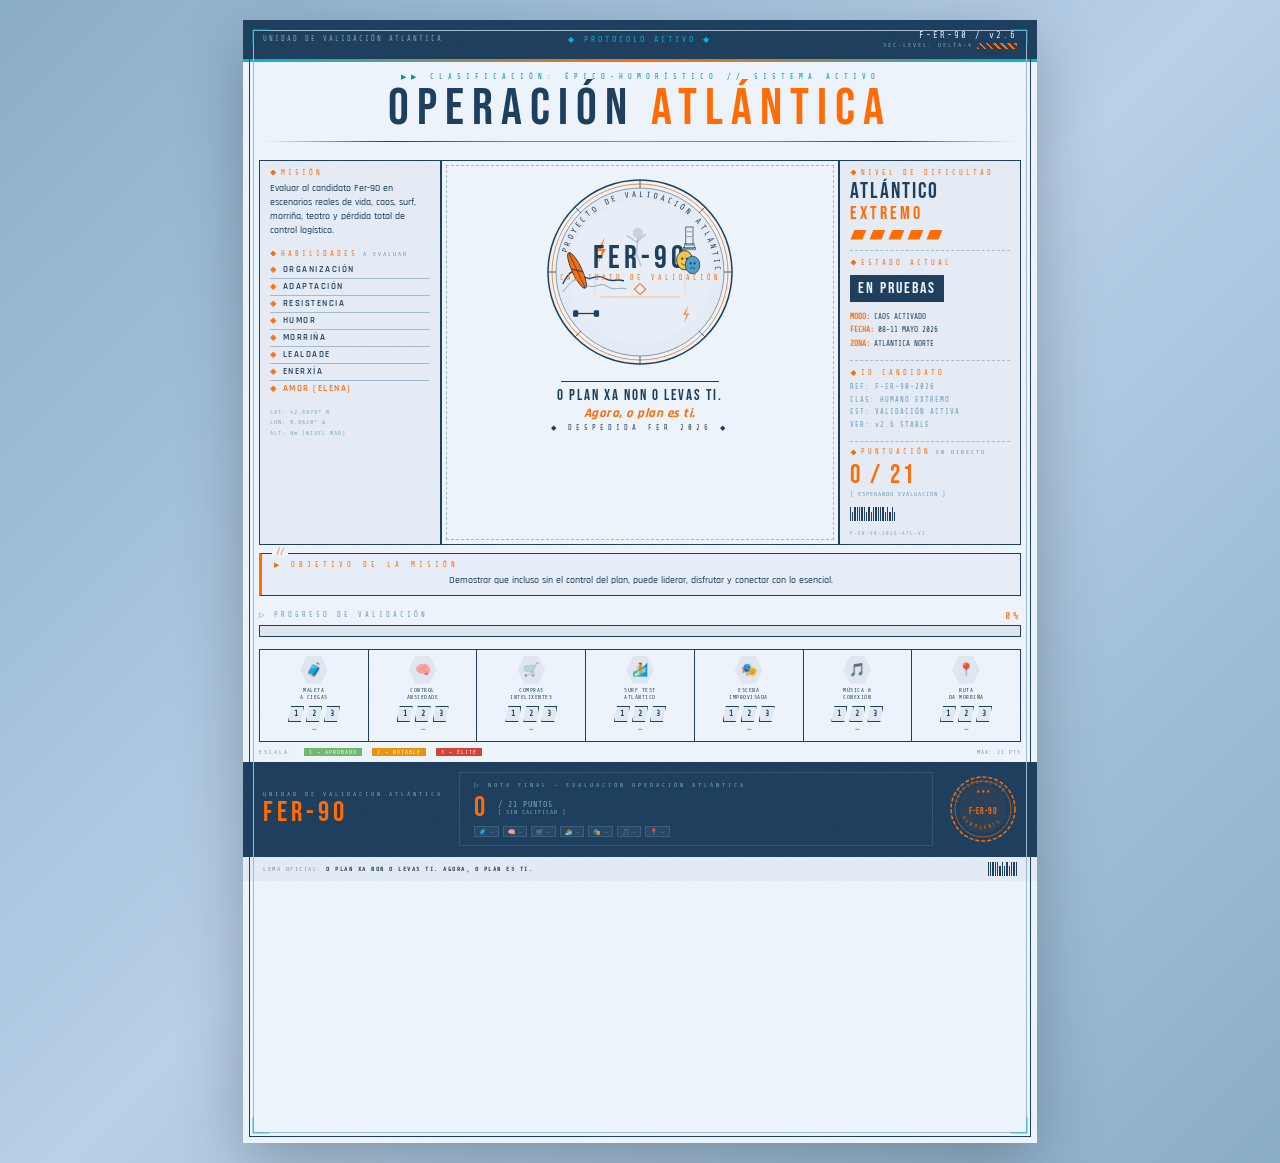
<file: 2026Mayo_DespedidaFer/Conocimiento/Index.html>
<!DOCTYPE html>
<html lang="es">
<head>
<meta charset="UTF-8">
<meta name="viewport" content="width=device-width, initial-scale=1.0">
<title>OPERACIÓN ATLÁNTICA — F-ER-90</title>
<style>
  @import url('https://fonts.googleapis.com/css2?family=Bebas+Neue&family=Rajdhani:wght@400;500;600;700&family=Share+Tech+Mono&display=swap');

  :root {
    --cream: #EEF4FC;
    --navy: #1B3D5C;
    --navy-mid: #2C5F88;
    --navy-light: #3A7AAD;
    --orange: #FF6B00;
    --orange-dim: #CC5500;
    --orange-glow: rgba(255,107,0,0.12);
    --cyan: #00B4D8;
    --cyan-dim: #0090AC;
    --gray-line: #A0BACE;
    --ink: #1A2A3A;
    --panel-bg: rgba(27,61,92,0.04);
    --body-bg: #B0C8E0;
  }

  * { margin: 0; padding: 0; box-sizing: border-box; }

  body {
    background: linear-gradient(135deg, #8AADC8 0%, #B8D0E8 50%, #8AADC8 100%);
    font-family: 'Rajdhani', sans-serif;
    display: flex;
    justify-content: center;
    align-items: flex-start;
    min-height: 100vh;
    padding: 20px;
  }

  .page {
    background: var(--cream);
    width: 210mm;
    min-height: 297mm;
    position: relative;
    overflow: hidden;
    box-shadow: 0 20px 60px rgba(0,0,0,0.25);
  }

  /* GRAIN TEXTURE OVERLAY */
  .page::before {
    content: '';
    position: absolute;
    inset: 0;
    background-image: url("data:image/svg+xml,%3Csvg xmlns='http://www.w3.org/2000/svg' width='300' height='300'%3E%3Cfilter id='noise'%3E%3CfeTurbulence type='fractalNoise' baseFrequency='0.65' numOctaves='3' stitchTiles='stitch'/%3E%3CfeColorMatrix type='saturate' values='0'/%3E%3C/filter%3E%3Crect width='300' height='300' filter='url(%23noise)' opacity='0.03'/%3E%3C/svg%3E");
    pointer-events: none;
    z-index: 100;
  }

  /* BORDERS */
  .border-outer {
    position: absolute;
    inset: 6px;
    border: 1.5px solid var(--navy);
    pointer-events: none;
    z-index: 10;
  }
  .border-inner {
    position: absolute;
    inset: 10px;
    border: 0.5px solid var(--gray-line);
    pointer-events: none;
    z-index: 10;
  }

  /* CORNER CUTS */
  .corner { position: absolute; width: 20px; height: 20px; z-index: 20; }
  .corner svg { width: 20px; height: 20px; }
  .corner-tl { top: 6px; left: 6px; }
  .corner-tr { top: 6px; right: 6px; transform: scaleX(-1); }
  .corner-bl { bottom: 6px; left: 6px; transform: scaleY(-1); }
  .corner-br { bottom: 6px; right: 6px; transform: scale(-1,-1); }

  /* HEADER */
  .header {
    background: var(--navy);
    padding: 10px 20px;
    display: grid;
    grid-template-columns: 1fr auto 1fr;
    align-items: center;
    position: relative;
  }
  .header::after {
    content: '';
    position: absolute;
    bottom: -3px;
    left: 0; right: 0;
    height: 3px;
    background: linear-gradient(90deg, var(--cyan), var(--orange), var(--cyan));
  }
  .header-left {
    font-family: 'Share Tech Mono', monospace;
    font-size: 7px;
    color: #7AAABB;
    letter-spacing: 2px;
    text-transform: uppercase;
  }
  .header-center {
    font-family: 'Share Tech Mono', monospace;
    font-size: 8px;
    color: var(--cyan);
    letter-spacing: 3px;
    text-transform: uppercase;
    text-align: center;
  }
  .header-right {
    font-family: 'Share Tech Mono', monospace;
    font-size: 8px;
    color: #7AAABB;
    letter-spacing: 2px;
    text-align: right;
    display: flex;
    flex-direction: column;
    align-items: flex-end;
    gap: 2px;
  }
  .header-right .code { color: #DDEEFF; font-size: 9px; }
  .hatching {
    display: inline-block;
    width: 40px; height: 6px;
    background: repeating-linear-gradient(45deg, var(--orange) 0, var(--orange) 2px, transparent 2px, transparent 5px);
    vertical-align: middle;
    margin-left: 4px;
  }

  /* TITLE SECTION */
  .title-section {
    padding: 14px 22px 6px;
    text-align: center;
    position: relative;
  }
  .op-label {
    font-family: 'Share Tech Mono', monospace;
    font-size: 7px;
    color: var(--cyan-dim);
    letter-spacing: 5px;
    text-transform: uppercase;
    margin-bottom: 2px;
  }
  .title-main {
    font-family: 'Bebas Neue', sans-serif;
    font-size: 52px;
    color: var(--navy);
    letter-spacing: 8px;
    line-height: 1;
  }
  .title-main span { color: var(--orange); }
  .scanline {
    width: 100%;
    height: 1px;
    background: linear-gradient(90deg, transparent, var(--navy), var(--cyan), var(--orange), var(--cyan), var(--navy), transparent);
    margin: 6px 0;
  }

  /* TWO COLUMN LAYOUT */
  .two-col {
    display: grid;
    grid-template-columns: 1fr 2.2fr 1fr;
    gap: 0;
    padding: 0 16px;
    margin-top: 6px;
  }

  /* PANEL BASE */
  .panel {
    border: 1px solid var(--navy);
    padding: 8px 10px;
    position: relative;
    background: var(--panel-bg);
  }
  .panel + .panel { border-left: none; }

  .panel-label {
    font-family: 'Share Tech Mono', monospace;
    font-size: 7px;
    color: var(--orange);
    letter-spacing: 3px;
    text-transform: uppercase;
    margin-bottom: 4px;
    display: flex;
    align-items: center;
    gap: 5px;
  }
  .panel-label::before {
    content: '';
    display: inline-block;
    width: 6px; height: 6px;
    background: var(--orange);
    clip-path: polygon(50% 0%, 100% 50%, 50% 100%, 0% 50%);
  }
  .panel-text {
    font-size: 9.5px;
    color: var(--navy);
    line-height: 1.5;
    font-weight: 500;
  }

  /* DIFFICULTY PANEL */
  .diff-title {
    font-family: 'Bebas Neue', sans-serif;
    font-size: 22px;
    color: var(--navy);
    letter-spacing: 2px;
    line-height: 1;
  }
  .diff-sub {
    font-family: 'Bebas Neue', sans-serif;
    font-size: 18px;
    color: var(--orange);
    letter-spacing: 3px;
  }
  .diff-blocks { display: flex; gap: 3px; margin-top: 6px; }
  .diff-block {
    width: 16px; height: 10px;
    background: var(--orange);
    clip-path: polygon(4px 0%, 100% 0%, calc(100% - 4px) 100%, 0% 100%);
  }

  /* EMBLEM CENTER PANEL */
  .emblem-panel {
    padding: 10px 12px;
    border: 1px solid var(--navy);
    display: flex;
    flex-direction: column;
    align-items: center;
    position: relative;
  }
  .emblem-panel::before {
    content: '';
    position: absolute;
    top: 4px; left: 4px; right: 4px; bottom: 4px;
    border: 0.5px dashed var(--gray-line);
    pointer-events: none;
  }
  .emblem-ring { width: 190px; height: 190px; position: relative; margin: 6px auto; }
  .emblem-svg { width: 100%; height: 100%; }

  .emblem-tagline { text-align: center; margin-top: 4px; }
  .tagline-1 {
    font-family: 'Bebas Neue', sans-serif;
    font-size: 15px;
    color: var(--navy);
    letter-spacing: 2px;
    display: block;
  }
  .tagline-2 {
    font-family: 'Rajdhani', sans-serif;
    font-size: 13px;
    font-weight: 700;
    font-style: italic;
    color: var(--orange);
    letter-spacing: 0.5px;
    display: block;
  }
  .despedida-label {
    font-family: 'Share Tech Mono', monospace;
    font-size: 7px;
    color: var(--navy);
    letter-spacing: 4px;
    margin-top: 3px;
    display: block;
  }

  /* STATUS PANEL */
  .status-badge {
    background: var(--navy);
    color: var(--cream);
    font-family: 'Bebas Neue', sans-serif;
    font-size: 16px;
    letter-spacing: 2px;
    padding: 4px 8px;
    margin: 4px 0;
    display: inline-block;
  }
  .status-row {
    font-family: 'Share Tech Mono', monospace;
    font-size: 7.5px;
    color: var(--navy);
    margin-top: 4px;
    line-height: 1.8;
  }
  .status-row strong { color: var(--orange); }

  /* OBJETIVO BOX */
  .objetivo-box {
    margin: 8px 16px;
    border: 1px solid var(--navy);
    border-left: 3px solid var(--orange);
    padding: 7px 12px;
    position: relative;
    background: rgba(27,61,92,0.03);
  }
  .objetivo-title {
    font-family: 'Share Tech Mono', monospace;
    font-size: 7px;
    color: var(--orange);
    letter-spacing: 4px;
    text-transform: uppercase;
    margin-bottom: 4px;
  }
  .objetivo-text {
    font-size: 9.5px;
    color: var(--navy);
    font-weight: 500;
    line-height: 1.5;
    text-align: center;
  }
  .objetivo-box::before {
    content: '//';
    position: absolute;
    top: -7px; left: 10px;
    font-family: 'Share Tech Mono', monospace;
    font-size: 8px;
    color: var(--orange);
    background: var(--cream);
    padding: 0 4px;
  }

  /* PROGRESS BAR */
  .progress-section { padding: 6px 16px; }
  .progress-label {
    font-family: 'Share Tech Mono', monospace;
    font-size: 7px;
    color: #6699BB;
    letter-spacing: 3px;
    text-transform: uppercase;
    display: flex;
    justify-content: space-between;
    align-items: center;
    margin-bottom: 4px;
  }
  .progress-label span:last-child { color: var(--orange); font-size: 10px; }
  .progress-track {
    height: 12px;
    background: rgba(27,61,92,0.08);
    border: 1px solid var(--navy);
    position: relative;
    overflow: hidden;
  }
  .progress-fill {
    height: 100%;
    width: 0%;
    background: repeating-linear-gradient(
      90deg,
      var(--orange) 0px, var(--orange) 14px,
      var(--orange-dim) 14px, var(--orange-dim) 16px
    );
    transition: width 0.6s ease;
    position: relative;
  }
  .progress-fill::after {
    content: '';
    position: absolute;
    top: 0; right: 0; bottom: 0;
    width: 30px;
    background: linear-gradient(90deg, transparent, rgba(255,255,255,0.3));
  }

  /* STAGES ROW */
  .stages-row {
    display: grid;
    grid-template-columns: repeat(7, 1fr);
    margin: 6px 16px;
    border: 1px solid var(--navy);
    border-right: none;
  }
  .stage-item {
    border-right: 1px solid var(--navy);
    padding: 6px 4px;
    text-align: center;
    display: flex;
    flex-direction: column;
    align-items: center;
    gap: 3px;
    transition: background 0.2s;
  }
  .stage-item.scored { background: rgba(255,107,0,0.06); }
  .stage-icon { font-size: 16px; line-height: 1; }
  .stage-name {
    font-family: 'Share Tech Mono', monospace;
    font-size: 5.5px;
    color: var(--navy);
    letter-spacing: 0.5px;
    text-transform: uppercase;
    line-height: 1.3;
    text-align: center;
  }
  .stage-hex {
    width: 28px; height: 28px;
    background: rgba(27,61,92,0.07);
    clip-path: polygon(25% 0%, 75% 0%, 100% 50%, 75% 100%, 25% 100%, 0% 50%);
    display: flex;
    align-items: center;
    justify-content: center;
    font-size: 13px;
    transition: background 0.2s;
  }

  /* SCORE BUTTONS */
  .score-btns {
    display: flex;
    gap: 2px;
    margin-top: 2px;
  }
  .score-btn {
    width: 16px; height: 16px;
    border: 1px solid var(--navy);
    background: rgba(27,61,92,0.06);
    color: var(--navy);
    font-family: 'Share Tech Mono', monospace;
    font-size: 8px;
    font-weight: bold;
    cursor: pointer;
    display: flex;
    align-items: center;
    justify-content: center;
    clip-path: polygon(3px 0%, 100% 0%, calc(100% - 3px) 100%, 0% 100%);
    transition: all 0.15s ease;
    outline: none;
    padding: 0;
    line-height: 1;
  }
  .score-btn:hover { background: rgba(255,107,0,0.15); border-color: var(--orange); color: var(--orange); }
  .score-btn.active-1 { background: #6DB96D; border-color: #3A8A3A; color: #fff; }
  .score-btn.active-2 { background: #E8930A; border-color: #B86800; color: #fff; }
  .score-btn.active-3 { background: #D44030; border-color: #A02820; color: #fff; }
  .score-display {
    font-family: 'Share Tech Mono', monospace;
    font-size: 8px;
    color: var(--orange);
    font-weight: bold;
    min-height: 10px;
  }

  /* BOTTOM PANEL */
  .bottom-panel {
    background: var(--navy);
    margin: 6px 0 0;
    padding: 10px 20px;
    display: grid;
    grid-template-columns: auto 1fr auto;
    align-items: center;
    gap: 16px;
  }
  .bottom-unit { display: flex; flex-direction: column; gap: 2px; }
  .bottom-unit-label {
    font-family: 'Share Tech Mono', monospace;
    font-size: 6px;
    color: #7AAABB;
    letter-spacing: 3px;
    text-transform: uppercase;
  }
  .bottom-unit-name {
    font-family: 'Bebas Neue', sans-serif;
    font-size: 28px;
    color: var(--orange);
    letter-spacing: 4px;
    line-height: 1;
  }

  .nota-final-box {
    border: 1px solid #3A5068;
    padding: 8px 14px;
    flex: 1;
  }
  .nota-label {
    font-family: 'Share Tech Mono', monospace;
    font-size: 6px;
    color: #7AAABB;
    letter-spacing: 3px;
    margin-bottom: 6px;
  }
  .nota-score-display {
    display: flex;
    align-items: center;
    gap: 10px;
  }
  .nota-total {
    font-family: 'Bebas Neue', sans-serif;
    font-size: 28px;
    color: var(--orange);
    letter-spacing: 3px;
    line-height: 1;
    transition: all 0.3s;
  }
  .nota-max {
    font-family: 'Share Tech Mono', monospace;
    font-size: 8px;
    color: #7AAABB;
    letter-spacing: 1px;
  }
  .nota-breakdown {
    font-family: 'Share Tech Mono', monospace;
    font-size: 6px;
    color: #5A8099;
    letter-spacing: 1px;
    margin-top: 4px;
    display: flex;
    flex-wrap: wrap;
    gap: 4px;
  }
  .nota-chip {
    background: rgba(255,107,0,0.15);
    border: 0.5px solid rgba(255,107,0,0.4);
    padding: 1px 4px;
    color: var(--orange);
    font-size: 6px;
    letter-spacing: 0.5px;
  }
  .nota-chip.empty { background: rgba(90,128,153,0.15); border-color: rgba(90,128,153,0.4); color: #5A8099; }

  /* SEAL */
  .seal {
    width: 68px; height: 68px;
    position: relative;
    display: flex;
    align-items: center;
    justify-content: center;
  }

  /* FOOTER */
  .footer {
    background: rgba(27,61,92,0.05);
    border-top: 1px solid var(--navy);
    padding: 5px 20px;
    display: flex;
    justify-content: space-between;
    align-items: center;
  }
  .footer-lema {
    font-family: 'Share Tech Mono', monospace;
    font-size: 6px;
    color: #6699BB;
    letter-spacing: 1.5px;
    text-transform: uppercase;
  }
  .footer-lema strong { color: var(--navy); }
  .barcode { display: flex; gap: 1px; align-items: flex-end; height: 14px; }
  .barcode span { display: block; background: var(--navy); width: 1px; height: 100%; }
  .barcode span:nth-child(even) { height: 70%; }
  .barcode span:nth-child(3n) { width: 2px; }

  /* SKILLS LIST */
  .skills-list { list-style: none; margin-top: 4px; }
  .skills-list li {
    font-family: 'Rajdhani', sans-serif;
    font-size: 9px;
    font-weight: 600;
    color: var(--navy);
    letter-spacing: 1.5px;
    text-transform: uppercase;
    padding: 2.5px 0;
    border-bottom: 0.5px solid var(--gray-line);
    display: flex;
    align-items: center;
    gap: 5px;
  }
  .skills-list li::before { content: '◈'; color: var(--orange); font-size: 8px; }

  /* CLASSIFICATION RIBBON */
  .classif-ribbon {
    background: var(--cyan);
    padding: 2px 10px;
    display: inline-flex;
    align-items: center;
    gap: 6px;
    margin: 4px 0;
  }
  .classif-ribbon span {
    font-family: 'Share Tech Mono', monospace;
    font-size: 6.5px;
    color: var(--navy);
    letter-spacing: 2px;
    font-weight: bold;
  }

  /* SCORE ALERT */
  .score-alert {
    display: none;
    position: fixed;
    top: 20px; right: 20px;
    background: var(--navy);
    border: 1px solid var(--orange);
    border-left: 3px solid var(--orange);
    padding: 10px 16px;
    font-family: 'Share Tech Mono', monospace;
    font-size: 11px;
    color: var(--orange);
    letter-spacing: 2px;
    z-index: 999;
    animation: slideIn 0.3s ease;
  }
  @keyframes slideIn {
    from { transform: translateX(100px); opacity: 0; }
    to { transform: translateX(0); opacity: 1; }
  }

  /* PRINT */
  @media print {
    body { background: white; padding: 0; margin: 0; }
    .page { width: 210mm; min-height: 297mm; box-shadow: none; margin: 0; }
    .score-alert { display: none !important; }
    @page { size: A4 portrait; margin: 0; }
  }

  /* RESPONSIVE */
  @media (max-width: 720px) {
    body { padding: 0; }
    .page { width: 100%; min-height: auto; }
    .two-col { grid-template-columns: 1fr; }
    .panel + .panel { border-left: 1px solid var(--navy); border-top: none; }
    .stages-row { grid-template-columns: repeat(4, 1fr); }
    .title-main { font-size: 36px; }
    .bottom-panel { grid-template-columns: 1fr; gap: 10px; }
  }
</style>
</head>
<body>

<div class="score-alert" id="scoreAlert"></div>

<div class="page">

  <!-- DECORATIVE CORNERS -->
  <div class="border-outer"></div>
  <div class="border-inner"></div>
  <div class="corner corner-tl">
    <svg viewBox="0 0 20 20"><polyline points="0,20 0,0 20,0" fill="none" stroke="#1B3D5C" stroke-width="2"/><polyline points="4,20 4,4 20,4" fill="none" stroke="#00B4D8" stroke-width="0.8"/></svg>
  </div>
  <div class="corner corner-tr">
    <svg viewBox="0 0 20 20"><polyline points="0,20 0,0 20,0" fill="none" stroke="#1B3D5C" stroke-width="2"/><polyline points="4,20 4,4 20,4" fill="none" stroke="#00B4D8" stroke-width="0.8"/></svg>
  </div>
  <div class="corner corner-bl">
    <svg viewBox="0 0 20 20"><polyline points="0,20 0,0 20,0" fill="none" stroke="#1B3D5C" stroke-width="2"/><polyline points="4,20 4,4 20,4" fill="none" stroke="#00B4D8" stroke-width="0.8"/></svg>
  </div>
  <div class="corner corner-br">
    <svg viewBox="0 0 20 20"><polyline points="0,20 0,0 20,0" fill="none" stroke="#1B3D5C" stroke-width="2"/><polyline points="4,20 4,4 20,4" fill="none" stroke="#00B4D8" stroke-width="0.8"/></svg>
  </div>

  <!-- HEADER -->
  <div class="header">
    <div class="header-left">UNIDAD DE VALIDACIÓN ATLÁNTICA</div>
    <div class="header-center">◆ PROTOCOLO ACTIVO ◆</div>
    <div class="header-right">
      <span class="code">F-ER-90 / v2.6</span>
      <span style="color:#7AAABB;font-size:6px;letter-spacing:2px;">SEC-LEVEL: DELTA-4<span class="hatching"></span></span>
    </div>
  </div>

  <!-- TITLE -->
  <div class="title-section">
    <div class="op-label">▶▶ CLASIFICACIÓN: ÉPICO-HUMORÍSTICO // SISTEMA ACTIVO</div>
    <div class="title-main">OPERACIÓN <span>ATLÁNTICA</span></div>
    <div class="scanline"></div>
  </div>

  <!-- MAIN TWO COLUMN -->
  <div class="two-col">

    <!-- LEFT: MISIÓN -->
    <div class="panel">
      <div class="panel-label">MISIÓN</div>
      <div class="panel-text">
        Evaluar al candidato Fer-90 en escenarios reales de vida, caos, surf, morriña, teatro y pérdida total de control logístico.
      </div>

      <div style="margin-top:12px;">
        <div class="panel-label">HABILIDADES<br><span style="color:#6699BB;font-size:6px;letter-spacing:2px;font-family:'Share Tech Mono',monospace;">A EVALUAR</span></div>
        <ul class="skills-list">
          <li>Organización</li>
          <li>Adaptación</li>
          <li>Resistencia</li>
          <li>Humor</li>
          <li>Morriña</li>
          <li>Lealdade</li>
          <li>Enerxía</li>
          <li style="color:var(--orange);border-bottom:none;">Amor (Elena)</li>
        </ul>
      </div>

      <div style="margin-top:10px;font-family:'Share Tech Mono',monospace;font-size:6px;color:#7AAAC0;line-height:1.8;letter-spacing:1px;">
        LAT: 42.6979° N<br>LON: 8.8620° W<br>ALT: 0m (NIVEL MAR)
      </div>
    </div>

    <!-- CENTER: EMBLEM -->
    <div class="emblem-panel">
      <div class="emblem-ring">
        <svg class="emblem-svg" viewBox="0 0 190 190" xmlns="http://www.w3.org/2000/svg">
          <circle cx="95" cy="95" r="92" fill="none" stroke="#1B3D5C" stroke-width="1.5"/>
          <circle cx="95" cy="95" r="88" fill="none" stroke="#FF6B00" stroke-width="0.8"/>
          <circle cx="95" cy="95" r="84" fill="rgba(27,61,92,0.04)" stroke="#1B3D5C" stroke-width="0.5"/>

          <g stroke="#1B3D5C" stroke-width="0.8">
            <line x1="95" y1="3" x2="95" y2="11"/>
            <line x1="95" y1="179" x2="95" y2="187"/>
            <line x1="3" y1="95" x2="11" y2="95"/>
            <line x1="179" y1="95" x2="187" y2="95"/>
            <line x1="30" y1="30" x2="36" y2="36"/>
            <line x1="160" y1="30" x2="154" y2="36"/>
            <line x1="30" y1="160" x2="36" y2="154"/>
            <line x1="160" y1="160" x2="154" y2="154"/>
          </g>

          <defs>
            <path id="topArc" d="M 20,95 A 75,75 0 0,1 170,95"/>
            <path id="botArc" d="M 25,105 A 75,75 0 0,0 165,105"/>
          </defs>
          <text font-family="'Share Tech Mono', monospace" font-size="8" fill="#1B3D5C" letter-spacing="3">
            <textPath href="#topArc" startOffset="8%">PROYECTO DE VALIDACIÓN ATLÁNTICA</textPath>
          </text>
          <text font-family="'Share Tech Mono', monospace" font-size="7" fill="#6699BB" letter-spacing="2">
            <textPath href="#botArc" startOffset="15%">UNIDAD DE VALIDACIÓN ATLÁNTICA</textPath>
          </text>

          <circle cx="95" cy="95" r="72" fill="#E8EFF8"/>

          <g transform="translate(18,90) scale(0.55)">
            <path d="M0,30 C10,10 20,0 35,15 C50,30 60,10 75,20 C90,30 95,20 110,25" fill="none" stroke="#1B3D5C" stroke-width="2.5" stroke-linecap="round"/>
            <path d="M0,45 C15,25 25,15 40,30 C55,45 65,25 80,35 C95,45 100,35 115,40" fill="none" stroke="#1B3D5C" stroke-width="1.5" stroke-linecap="round" opacity="0.5"/>
          </g>

          <g transform="translate(24,62) rotate(-25, 18, 40) scale(0.7)">
            <ellipse cx="18" cy="40" rx="7" ry="28" fill="#FF6B00" stroke="#1B3D5C" stroke-width="1.2"/>
            <line x1="18" y1="12" x2="18" y2="68" stroke="#1B3D5C" stroke-width="1"/>
            <path d="M12,35 L24,45" stroke="#1B3D5C" stroke-width="1.5"/>
          </g>

          <g transform="translate(52,60)">
            <polygon points="8,0 4,12 9,12 1,26 5,14 0,14" fill="#FF6B00" opacity="0.9"/>
          </g>

          <text x="95" y="91" text-anchor="middle" font-family="'Bebas Neue', sans-serif" font-size="32" fill="#1B3D5C" letter-spacing="4">FER-90</text>
          <text x="95" y="103" text-anchor="middle" font-family="'Share Tech Mono', monospace" font-size="6.5" fill="#FF6B00" letter-spacing="3">CANDIDATO DE VALIDACIÓN</text>

          <g transform="translate(75,50) scale(0.75)">
            <circle cx="24" cy="8" r="7" fill="#1B3D5C" opacity="0.15"/>
            <path d="M24,15 L22,35 M22,35 L16,52 M22,35 L28,52" stroke="#1B3D5C" stroke-width="2.5" stroke-linecap="round" fill="none" opacity="0.18"/>
            <path d="M22,20 L10,12 M22,20 L34,10" stroke="#1B3D5C" stroke-width="2.5" stroke-linecap="round" opacity="0.18"/>
          </g>

          <g transform="translate(130,72) scale(0.8)">
            <ellipse cx="12" cy="14" rx="10" ry="12" fill="#F5C842" stroke="#1B3D5C" stroke-width="1.2"/>
            <circle cx="9" cy="12" r="1.5" fill="#1B3D5C"/>
            <circle cx="15" cy="12" r="1.5" fill="#1B3D5C"/>
            <path d="M8,18 Q12,22 16,18" fill="none" stroke="#1B3D5C" stroke-width="1"/>
            <ellipse cx="22" cy="20" rx="9" ry="11" fill="#4A9ECC" stroke="#1B3D5C" stroke-width="1"/>
            <circle cx="19.5" cy="18" r="1.3" fill="#1B3D5C"/>
            <circle cx="24.5" cy="18" r="1.3" fill="#1B3D5C"/>
            <path d="M19,25 Q22,21 25,25" fill="none" stroke="#1B3D5C" stroke-width="1"/>
          </g>

          <g transform="translate(136,50) scale(0.6)">
            <rect x="8" y="0" width="12" height="30" fill="none" stroke="#1B3D5C" stroke-width="1.2"/>
            <rect x="6" y="28" width="16" height="8" fill="none" stroke="#1B3D5C" stroke-width="1"/>
            <rect x="4" y="34" width="20" height="4" fill="none" stroke="#1B3D5C" stroke-width="1"/>
            <line x1="10" y1="8" x2="18" y2="8" stroke="#1B3D5C" stroke-width="0.8"/>
            <line x1="10" y1="16" x2="18" y2="16" stroke="#1B3D5C" stroke-width="0.8"/>
          </g>

          <rect x="91" y="108" width="8" height="8" transform="rotate(45,95,112)" fill="none" stroke="#FF6B00" stroke-width="1"/>

          <g transform="translate(30,130) scale(0.65)">
            <line x1="0" y1="10" x2="34" y2="10" stroke="#1B3D5C" stroke-width="2"/>
            <rect x="-3" y="5" width="8" height="10" rx="2" fill="#1B3D5C"/>
            <rect x="29" y="5" width="8" height="10" rx="2" fill="#1B3D5C"/>
          </g>

          <g transform="translate(138,128) scale(0.7)">
            <polygon points="8,0 4,12 9,12 1,26 5,14 0,14" fill="#FF6B00" opacity="0.7"/>
          </g>

          <line x1="55" y1="120" x2="135" y2="120" stroke="#FF6B00" stroke-width="0.8" opacity="0.5"/>
          <line x1="50" y1="70" x2="50" y2="120" stroke="#FF6B00" stroke-width="0.5" opacity="0.3"/>
          <line x1="140" y1="70" x2="140" y2="120" stroke="#FF6B00" stroke-width="0.5" opacity="0.3"/>
        </svg>
      </div>

      <div class="emblem-tagline">
        <div style="height:1px; background:var(--navy); margin: 4px 10px;"></div>
        <span class="tagline-1">O PLAN XA NON O LEVAS TI.</span>
        <span class="tagline-2">Agora, o plan es ti.</span>
        <span class="despedida-label">◆ DESPEDIDA FER 2026 ◆</span>
      </div>
    </div>

    <!-- RIGHT: STATUS + DIFFICULTY -->
    <div class="panel" style="display:flex;flex-direction:column;gap:10px;">

      <div>
        <div class="panel-label">NIVEL DE DIFICULTAD</div>
        <div class="diff-title">ATLÁNTICO</div>
        <div class="diff-sub">EXTREMO</div>
        <div class="diff-blocks">
          <div class="diff-block"></div>
          <div class="diff-block"></div>
          <div class="diff-block"></div>
          <div class="diff-block"></div>
          <div class="diff-block"></div>
        </div>
      </div>

      <div style="border-top:0.5px dashed var(--gray-line); padding-top:8px;">
        <div class="panel-label">ESTADO ACTUAL</div>
        <div class="status-badge">EN PRUEBAS</div>
        <div class="status-row">
          <strong>MODO:</strong> CAOS ACTIVADO<br>
          <strong>FECHA:</strong> 08–11 MAYO 2026<br>
          <strong>ZONA:</strong> ATLÁNTICA NORTE
        </div>
      </div>

      <div style="border-top:0.5px dashed var(--gray-line); padding-top:8px;">
        <div class="panel-label">ID CANDIDATO</div>
        <div style="font-family:'Share Tech Mono',monospace;font-size:7px;color:#6699BB;line-height:1.8;letter-spacing:1px;">
          REF: F-ER-90-2026<br>
          CLAS: HUMANO EXTREMO<br>
          EST: VALIDACIÓN ACTIVA<br>
          VER: v2.6 STABLE
        </div>
      </div>

      <div style="border-top:0.5px dashed var(--gray-line);padding-top:6px;">
        <div class="panel-label">PUNTUACIÓN<br><span style="color:#6699BB;font-size:6px;letter-spacing:2px;font-family:'Share Tech Mono',monospace;">EN DIRECTO</span></div>
        <div style="font-family:'Bebas Neue',sans-serif;font-size:26px;color:var(--orange);letter-spacing:3px;" id="sideScore">0 / 21</div>
        <div style="font-family:'Share Tech Mono',monospace;font-size:6px;color:#6699BB;letter-spacing:1px;" id="sideScoreStatus">[ ESPERANDO EVALUACIÓN ]</div>
      </div>

      <div class="barcode" style="margin-top:auto;">
        <span style="height:100%"></span><span></span><span></span><span style="height:100%"></span><span></span><span style="height:100%"></span><span></span><span></span><span style="height:100%"></span><span></span><span style="height:100%"></span><span style="height:100%"></span><span></span><span style="height:100%"></span><span></span><span></span><span style="height:100%"></span><span></span><span style="height:100%"></span><span></span>
      </div>
      <div style="font-family:'Share Tech Mono',monospace;font-size:5px;color:#7AAABB;letter-spacing:1px;">F-ER-90-2026-ATL-V2</div>
    </div>

  </div>

  <!-- OBJETIVO -->
  <div class="objetivo-box">
    <div class="objetivo-title">▶ OBJETIVO DE LA MISIÓN</div>
    <div class="objetivo-text">Demostrar que incluso sin el control del plan, puede liderar, disfrutar y conectar con lo esencial.</div>
  </div>

  <!-- PROGRESS -->
  <div class="progress-section">
    <div class="progress-label">
      <span>▷ PROGRESO DE VALIDACIÓN</span>
      <span id="progressPct">0%</span>
    </div>
    <div class="progress-track">
      <div class="progress-fill" id="progressFill"></div>
    </div>
  </div>

  <!-- STAGES WITH SCORING -->
  <div class="stages-row">

    <div class="stage-item" data-stage="0">
      <div class="stage-hex">🧳</div>
      <div class="stage-name">Maleta<br>a Ciegas</div>
      <div class="score-btns">
        <button class="score-btn" data-value="1" onclick="setScore(this)">1</button>
        <button class="score-btn" data-value="2" onclick="setScore(this)">2</button>
        <button class="score-btn" data-value="3" onclick="setScore(this)">3</button>
      </div>
      <div class="score-display" id="scoreDisplay0">—</div>
    </div>

    <div class="stage-item" data-stage="1">
      <div class="stage-hex">🧠</div>
      <div class="stage-name">Control<br>Ansiedade</div>
      <div class="score-btns">
        <button class="score-btn" data-value="1" onclick="setScore(this)">1</button>
        <button class="score-btn" data-value="2" onclick="setScore(this)">2</button>
        <button class="score-btn" data-value="3" onclick="setScore(this)">3</button>
      </div>
      <div class="score-display" id="scoreDisplay1">—</div>
    </div>

    <div class="stage-item" data-stage="2">
      <div class="stage-hex">🛒</div>
      <div class="stage-name">Compras<br>Intelixentes</div>
      <div class="score-btns">
        <button class="score-btn" data-value="1" onclick="setScore(this)">1</button>
        <button class="score-btn" data-value="2" onclick="setScore(this)">2</button>
        <button class="score-btn" data-value="3" onclick="setScore(this)">3</button>
      </div>
      <div class="score-display" id="scoreDisplay2">—</div>
    </div>

    <div class="stage-item" data-stage="3">
      <div class="stage-hex">🏄</div>
      <div class="stage-name">Surf Test<br>Atlántico</div>
      <div class="score-btns">
        <button class="score-btn" data-value="1" onclick="setScore(this)">1</button>
        <button class="score-btn" data-value="2" onclick="setScore(this)">2</button>
        <button class="score-btn" data-value="3" onclick="setScore(this)">3</button>
      </div>
      <div class="score-display" id="scoreDisplay3">—</div>
    </div>

    <div class="stage-item" data-stage="4">
      <div class="stage-hex">🎭</div>
      <div class="stage-name">Escena<br>Improvisada</div>
      <div class="score-btns">
        <button class="score-btn" data-value="1" onclick="setScore(this)">1</button>
        <button class="score-btn" data-value="2" onclick="setScore(this)">2</button>
        <button class="score-btn" data-value="3" onclick="setScore(this)">3</button>
      </div>
      <div class="score-display" id="scoreDisplay4">—</div>
    </div>

    <div class="stage-item" data-stage="5">
      <div class="stage-hex">🎵</div>
      <div class="stage-name">Música &amp;<br>Conexión</div>
      <div class="score-btns">
        <button class="score-btn" data-value="1" onclick="setScore(this)">1</button>
        <button class="score-btn" data-value="2" onclick="setScore(this)">2</button>
        <button class="score-btn" data-value="3" onclick="setScore(this)">3</button>
      </div>
      <div class="score-display" id="scoreDisplay5">—</div>
    </div>

    <div class="stage-item" data-stage="6">
      <div class="stage-hex">📍</div>
      <div class="stage-name">Ruta<br>da Morriña</div>
      <div class="score-btns">
        <button class="score-btn" data-value="1" onclick="setScore(this)">1</button>
        <button class="score-btn" data-value="2" onclick="setScore(this)">2</button>
        <button class="score-btn" data-value="3" onclick="setScore(this)">3</button>
      </div>
      <div class="score-display" id="scoreDisplay6">—</div>
    </div>

  </div>

  <!-- LEYENDA PUNTUACIÓN -->
  <div style="margin: 3px 16px; display:flex; gap:10px; align-items:center;">
    <span style="font-family:'Share Tech Mono',monospace;font-size:5.5px;color:#6699BB;letter-spacing:2px;text-transform:uppercase;">ESCALA:</span>
    <span style="font-family:'Share Tech Mono',monospace;font-size:5.5px;letter-spacing:1px;background:#6DB96D;color:#fff;padding:1px 5px;">1 — APROBADO</span>
    <span style="font-family:'Share Tech Mono',monospace;font-size:5.5px;letter-spacing:1px;background:#E8930A;color:#fff;padding:1px 5px;">2 — NOTABLE</span>
    <span style="font-family:'Share Tech Mono',monospace;font-size:5.5px;letter-spacing:1px;background:#D44030;color:#fff;padding:1px 5px;">3 — ÉLITE</span>
    <span style="font-family:'Share Tech Mono',monospace;font-size:5.5px;color:#6699BB;letter-spacing:1px;margin-left:auto;">MÁX: 21 PTS</span>
  </div>

  <!-- BOTTOM PANEL -->
  <div class="bottom-panel">
    <div class="bottom-unit">
      <span class="bottom-unit-label">UNIDAD DE VALIDACIÓN ATLÁNTICA</span>
      <span class="bottom-unit-name">FER-90</span>
    </div>

    <div class="nota-final-box">
      <div class="nota-label">▷ NOTA FINAL — EVALUACIÓN OPERACIÓN ATLÁNTICA</div>
      <div class="nota-score-display">
        <span class="nota-total" id="notaTotal">0</span>
        <div>
          <div class="nota-max">/ 21 PUNTOS</div>
          <div style="font-family:'Share Tech Mono',monospace;font-size:6px;color:#7AAABB;letter-spacing:1px;" id="notaCalif">[ SIN CALIFICAR ]</div>
        </div>
      </div>
      <div class="nota-breakdown" id="notaBreakdown">
        <span class="nota-chip empty">🧳 —</span>
        <span class="nota-chip empty">🧠 —</span>
        <span class="nota-chip empty">🛒 —</span>
        <span class="nota-chip empty">🏄 —</span>
        <span class="nota-chip empty">🎭 —</span>
        <span class="nota-chip empty">🎵 —</span>
        <span class="nota-chip empty">📍 —</span>
      </div>
    </div>

    <!-- SEAL SVG -->
    <div class="seal">
      <svg viewBox="0 0 68 68" width="68" height="68" xmlns="http://www.w3.org/2000/svg" id="sealSvg">
        <circle cx="34" cy="34" r="32" fill="none" stroke="#FF6B00" stroke-width="1.5" stroke-dasharray="4,2"/>
        <circle cx="34" cy="34" r="28" fill="none" stroke="#FF6B00" stroke-width="0.6"/>
        <circle cx="34" cy="34" r="24" fill="rgba(255,107,0,0.06)"/>
        <text x="34" y="18" text-anchor="middle" font-size="5" fill="#FF6B00">★ ★ ★</text>
        <defs>
          <path id="sealTop" d="M 8,34 A 26,26 0 0,1 60,34"/>
          <path id="sealBot" d="M 10,38 A 26,26 0 0,0 58,38"/>
        </defs>
        <text font-family="'Share Tech Mono', monospace" font-size="5" fill="#FF6B00" letter-spacing="1.5">
          <textPath href="#sealTop" startOffset="8%">CERTIFICACIÓN</textPath>
        </text>
        <text id="sealStatus" font-family="'Share Tech Mono', monospace" font-size="5" fill="#FF6B00" letter-spacing="2">
          <textPath href="#sealBot" startOffset="10%">PENDIENTE</textPath>
        </text>
        <text x="34" y="39" text-anchor="middle" font-family="'Bebas Neue', sans-serif" font-size="9" fill="#FF6B00" letter-spacing="1">F-ER-90</text>
      </svg>
    </div>
  </div>

  <!-- FOOTER -->
  <div class="footer">
    <div class="footer-lema">
      LEMA OFICIAL: <strong>O PLAN XA NON O LEVAS TI. AGORA, O PLAN ES TI.</strong>
    </div>
    <div class="barcode">
      <span></span><span style="height:100%"></span><span></span><span style="height:100%"></span><span style="height:100%"></span><span></span><span style="height:100%"></span><span></span><span style="height:100%"></span><span></span><span style="height:100%"></span><span style="height:100%"></span><span></span>
    </div>
  </div>

</div>

<script>
  const STAGE_NAMES = ['Maleta','Ansiedade','Compras','Surf','Improv','Música','Morriña'];
  const STAGE_ICONS = ['🧳','🧠','🛒','🏄','🎭','🎵','📍'];
  const scores = new Array(7).fill(0);

  function setScore(btn) {
    const stageItem = btn.closest('.stage-item');
    const stageIdx = parseInt(stageItem.dataset.stage);
    const val = parseInt(btn.dataset.value);

    // Remove all active classes from this stage's buttons
    stageItem.querySelectorAll('.score-btn').forEach(b => {
      b.classList.remove('active-1', 'active-2', 'active-3');
    });

    // If clicking the already-selected score, deselect it
    if (scores[stageIdx] === val) {
      scores[stageIdx] = 0;
      stageItem.classList.remove('scored');
      document.getElementById('scoreDisplay' + stageIdx).textContent = '—';
    } else {
      scores[stageIdx] = val;
      btn.classList.add('active-' + val);
      stageItem.classList.add('scored');
      document.getElementById('scoreDisplay' + stageIdx).textContent = val + '/3';
      showAlert(STAGE_ICONS[stageIdx] + ' ' + STAGE_NAMES[stageIdx].toUpperCase() + ': ' + val + ' PTO' + (val > 1 ? 'S' : ''));
    }

    updateTotal();
  }

  function updateTotal() {
    const total = scores.reduce((a, b) => a + b, 0);
    const filled = scores.filter(s => s > 0).length;
    const pct = Math.round((total / 21) * 100);

    // Update progress bar
    document.getElementById('progressFill').style.width = pct + '%';
    document.getElementById('progressPct').textContent = pct + '%';

    // Update nota final
    document.getElementById('notaTotal').textContent = total;

    // Update side panel
    document.getElementById('sideScore').textContent = total + ' / 21';
    document.getElementById('sideScoreStatus').textContent =
      filled === 0 ? '[ ESPERANDO EVALUACIÓN ]' :
      filled < 7   ? '[ ' + filled + '/7 PRUEBAS EVALUADAS ]' :
                     '[ EVALUACIÓN COMPLETA ]';

    // Update calificación
    let calif = '[ SIN CALIFICAR ]';
    if (filled === 7) {
      if (total <= 8)       calif = '◈ RECIÉN APROBADO';
      else if (total <= 13) calif = '◈ BUEN NIVEL';
      else if (total <= 17) calif = '◈ DESTACADO';
      else if (total <= 20) calif = '◈ ÉLITE ATLÁNTICO';
      else                  calif = '★ CANDIDATO PERFECTO ★';
    } else if (filled > 0) {
      calif = '[ EN CURSO... ]';
    }
    document.getElementById('notaCalif').textContent = calif;

    // Update breakdown chips
    const breakdown = document.getElementById('notaBreakdown');
    breakdown.innerHTML = '';
    for (let i = 0; i < 7; i++) {
      const chip = document.createElement('span');
      if (scores[i] > 0) {
        chip.className = 'nota-chip';
        chip.textContent = STAGE_ICONS[i] + ' ' + scores[i];
      } else {
        chip.className = 'nota-chip empty';
        chip.textContent = STAGE_ICONS[i] + ' —';
      }
      breakdown.appendChild(chip);
    }

    // Update seal
    const sealStatus = document.getElementById('sealStatus');
    if (filled === 7) {
      sealStatus.innerHTML = '<textPath href="#sealBot" startOffset="5%">CERTIFICADO</textPath>';
      sealStatus.style.fill = '#4CAF50';
    } else {
      sealStatus.innerHTML = '<textPath href="#sealBot" startOffset="10%">PENDIENTE</textPath>';
      sealStatus.style.fill = '#FF6B00';
    }
  }

  function showAlert(msg) {
    const alert = document.getElementById('scoreAlert');
    alert.textContent = '▶ ' + msg;
    alert.style.display = 'block';
    clearTimeout(alert._timeout);
    alert._timeout = setTimeout(() => { alert.style.display = 'none'; }, 2000);
  }
</script>
</body>
</html>
</file>
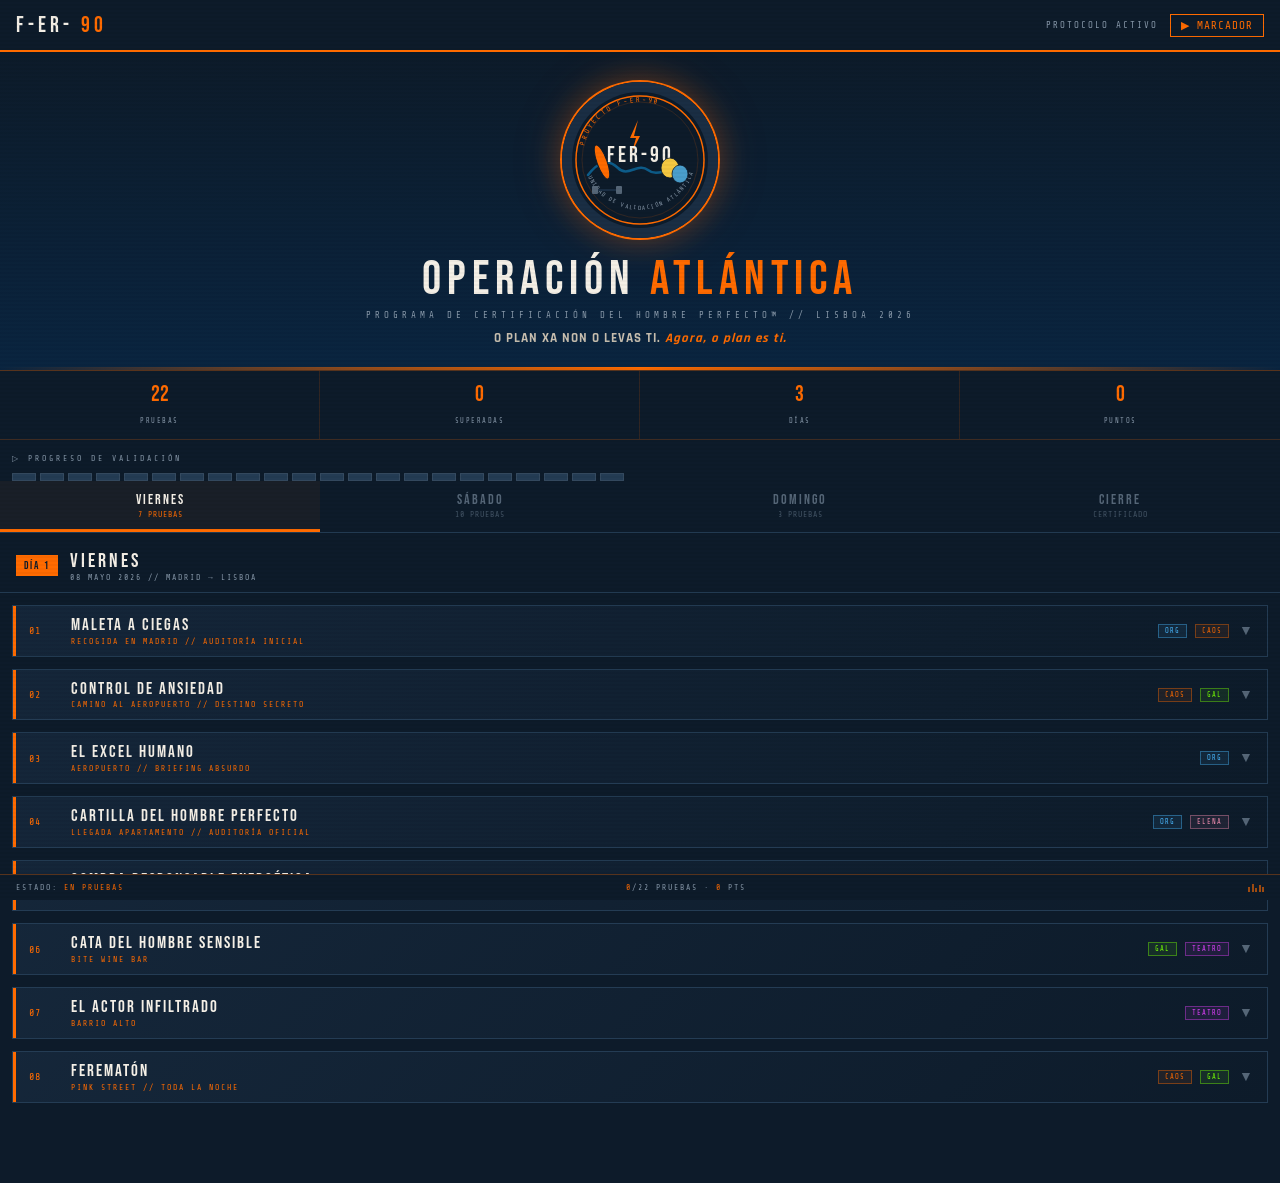
<file: DespedidaFer/Web/index.html>
<!DOCTYPE html>
<html lang="es">
<head>
<meta charset="UTF-8">
<meta name="viewport" content="width=device-width, initial-scale=1.0">
<title>F-ER-90 — Guía de Operación</title>
<style>
@import url('https://fonts.googleapis.com/css2?family=Bebas+Neue&family=Rajdhani:wght@400;500;600;700&family=Share+Tech+Mono&display=swap');

:root {
  --cream: #F4EFE6;
  --navy: #0D1B2A;
  --navy-mid: #1A2E44;
  --navy-light: #243C54;
  --orange: #FF6B00;
  --orange-dim: #CC5500;
  --orange-pale: rgba(255,107,0,0.12);
  --gray: #C8BFB0;
  --gray-light: #E8E2D8;
  --ink: #1A1A2E;
  --green: #2ECC71;
  --red: #E74C3C;
}

* { margin:0; padding:0; box-sizing:border-box; }

body {
  background: var(--navy);
  font-family: 'Rajdhani', sans-serif;
  color: var(--cream);
  min-height: 100vh;
  overflow-x: hidden;
}

/* ─── SCANLINE OVERLAY ─── */
body::before {
  content:'';
  position:fixed;
  inset:0;
  background: repeating-linear-gradient(0deg, transparent, transparent 2px, rgba(0,0,0,0.03) 2px, rgba(0,0,0,0.03) 4px);
  pointer-events:none;
  z-index:9999;
}

/* ─── TOP NAV ─── */
.topbar {
  background: var(--navy);
  border-bottom: 2px solid var(--orange);
  padding: 0 16px;
  position: sticky;
  top: 0;
  z-index: 100;
  display: flex;
  align-items: center;
  justify-content: space-between;
  height: 52px;
}
.topbar-logo {
  font-family: 'Bebas Neue', sans-serif;
  font-size: 22px;
  letter-spacing: 4px;
  color: var(--cream);
  display: flex;
  align-items: center;
  gap: 8px;
}
.topbar-logo span { color: var(--orange); }
.topbar-right {
  display: flex;
  align-items: center;
  gap: 12px;
}
.score-display {
  font-family: 'Share Tech Mono', monospace;
  font-size: 11px;
  color: var(--orange);
  letter-spacing: 1px;
  border: 1px solid var(--orange);
  padding: 4px 10px;
  cursor: pointer;
  transition: background 0.2s;
  white-space: nowrap;
}
.score-display:hover { background: var(--orange-pale); }
.protocol-tag {
  font-family: 'Share Tech Mono', monospace;
  font-size: 9px;
  color: #8899AA;
  letter-spacing: 2px;
}

/* ─── HERO ─── */
.hero {
  background: linear-gradient(180deg, var(--navy) 0%, #0A2540 100%);
  border-bottom: 1px solid rgba(255,107,0,0.3);
  padding: 28px 20px 24px;
  text-align: center;
  position: relative;
  overflow: hidden;
}
.hero::after {
  content:'';
  position:absolute;
  bottom:0; left:0; right:0;
  height:3px;
  background: linear-gradient(90deg, transparent, var(--orange), transparent);
}
.hero-emblem {
  width: 140px;
  height: 140px;
  margin: 0 auto 16px;
  border-radius: 50%;
  overflow: hidden;
  border: 2px solid var(--orange);
  box-shadow: 0 0 30px rgba(255,107,0,0.3), 0 0 60px rgba(255,107,0,0.1);
}
.hero-emblem img {
  width: 100%;
  height: 100%;
  object-fit: cover;
}
.hero-emblem-fallback {
  width: 100%;
  height: 100%;
  background: var(--navy-mid);
  display: flex;
  align-items: center;
  justify-content: center;
}
.hero-title {
  font-family: 'Bebas Neue', sans-serif;
  font-size: 38px;
  letter-spacing: 6px;
  line-height: 1;
  color: var(--cream);
}
.hero-title span { color: var(--orange); }
.hero-sub {
  font-family: 'Share Tech Mono', monospace;
  font-size: 9px;
  color: #8899AA;
  letter-spacing: 4px;
  margin: 6px 0 10px;
}
.hero-lema {
  font-family: 'Rajdhani', sans-serif;
  font-size: 13px;
  font-weight: 700;
  color: var(--gray);
  letter-spacing: 1px;
}
.hero-lema em { color: var(--orange); font-style: italic; }

/* ─── STATS BAR ─── */
.stats-bar {
  display: grid;
  grid-template-columns: repeat(4, 1fr);
  border-bottom: 1px solid rgba(255,107,0,0.2);
}
.stat-item {
  padding: 10px 8px;
  text-align: center;
  border-right: 1px solid rgba(255,107,0,0.15);
}
.stat-item:last-child { border-right: none; }
.stat-val {
  font-family: 'Bebas Neue', sans-serif;
  font-size: 22px;
  color: var(--orange);
  display: block;
}
.stat-lbl {
  font-family: 'Share Tech Mono', monospace;
  font-size: 7px;
  color: #8899AA;
  letter-spacing: 1.5px;
  text-transform: uppercase;
}

/* ─── DAY TABS ─── */
.day-tabs {
  display: flex;
  background: var(--navy);
  border-bottom: 1px solid var(--navy-light);
  overflow-x: auto;
  scrollbar-width: none;
  position: sticky;
  top: 52px;
  z-index: 90;
}
.day-tabs::-webkit-scrollbar { display: none; }
.day-tab {
  flex: 1;
  min-width: 80px;
  padding: 10px 8px;
  text-align: center;
  cursor: pointer;
  border-bottom: 3px solid transparent;
  transition: all 0.2s;
  user-select: none;
}
.day-tab .dt-label {
  font-family: 'Bebas Neue', sans-serif;
  font-size: 14px;
  letter-spacing: 2px;
  color: #556677;
  display: block;
  transition: color 0.2s;
}
.day-tab .dt-count {
  font-family: 'Share Tech Mono', monospace;
  font-size: 8px;
  color: #445566;
  letter-spacing: 1px;
  margin-top: 2px;
  display: block;
  transition: color 0.2s;
}
.day-tab.active {
  border-bottom-color: var(--orange);
  background: rgba(255,107,0,0.05);
}
.day-tab.active .dt-label { color: var(--cream); }
.day-tab.active .dt-count { color: var(--orange); }
.day-tab:hover .dt-label { color: var(--gray); }

/* ─── MAIN CONTENT ─── */
.main { padding: 0 0 80px; }

.day-section { display: none; }
.day-section.active { display: block; }

/* ─── SECTION HEADER ─── */
.section-header {
  padding: 16px 16px 10px;
  border-bottom: 1px solid var(--navy-light);
  display: flex;
  align-items: center;
  gap: 12px;
}
.section-day-badge {
  background: var(--orange);
  color: var(--navy);
  font-family: 'Bebas Neue', sans-serif;
  font-size: 11px;
  letter-spacing: 2px;
  padding: 4px 8px;
  white-space: nowrap;
}
.section-title {
  font-family: 'Bebas Neue', sans-serif;
  font-size: 20px;
  letter-spacing: 3px;
  color: var(--cream);
}
.section-subtitle {
  font-family: 'Share Tech Mono', monospace;
  font-size: 8px;
  color: #8899AA;
  letter-spacing: 2px;
}

/* ─── MISSION CARD ─── */
.mission-card {
  margin: 12px 12px 0;
  border: 1px solid var(--navy-light);
  background: linear-gradient(135deg, rgba(26,46,68,0.6) 0%, rgba(13,27,42,0.8) 100%);
  position: relative;
  overflow: hidden;
  transition: border-color 0.2s;
}
.mission-card::before {
  content:'';
  position: absolute;
  top: 0; left: 0;
  width: 3px;
  height: 100%;
  background: var(--orange);
}
.mission-card.completed {
  border-color: rgba(46,204,113,0.3);
  opacity: 0.7;
}
.mission-card.completed::before { background: var(--green); }

.card-header {
  display: flex;
  align-items: center;
  padding: 10px 12px 10px 16px;
  cursor: pointer;
  gap: 10px;
}
.card-num {
  font-family: 'Share Tech Mono', monospace;
  font-size: 10px;
  color: var(--orange);
  letter-spacing: 1px;
  min-width: 32px;
}
.card-title-block { flex: 1; }
.card-title {
  font-family: 'Bebas Neue', sans-serif;
  font-size: 17px;
  letter-spacing: 2px;
  color: var(--cream);
  line-height: 1.1;
}
.card-subtitle {
  font-family: 'Share Tech Mono', monospace;
  font-size: 8px;
  color: var(--orange);
  letter-spacing: 2px;
  margin-top: 2px;
}
.card-meta {
  display: flex;
  align-items: center;
  gap: 8px;
}
.tag {
  font-family: 'Share Tech Mono', monospace;
  font-size: 7px;
  letter-spacing: 1px;
  padding: 2px 6px;
  border: 1px solid;
  text-transform: uppercase;
}
.tag-org { color: #4AB8FF; border-color: rgba(74,184,255,0.4); background: rgba(74,184,255,0.08); }
.tag-surf { color: #2EC4B6; border-color: rgba(46,196,182,0.4); background: rgba(46,196,182,0.08); }
.tag-teatro { color: #E040FB; border-color: rgba(224,64,251,0.4); background: rgba(224,64,251,0.08); }
.tag-musica { color: #FFCA28; border-color: rgba(255,202,40,0.4); background: rgba(255,202,40,0.08); }
.tag-galicia { color: #76FF03; border-color: rgba(118,255,3,0.4); background: rgba(118,255,3,0.08); }
.tag-deporte { color: #FF5722; border-color: rgba(255,87,34,0.4); background: rgba(255,87,34,0.08); }
.tag-elena { color: #F48FB1; border-color: rgba(244,143,177,0.4); background: rgba(244,143,177,0.08); }
.tag-caos { color: var(--orange); border-color: rgba(255,107,0,0.4); background: rgba(255,107,0,0.08); }

.chevron {
  color: #556677;
  font-size: 14px;
  transition: transform 0.3s;
  min-width: 16px;
}
.card-header.open .chevron { transform: rotate(180deg); }

.card-body {
  display: none;
  padding: 0 16px 14px 16px;
  border-top: 1px solid var(--navy-light);
}
.card-body.open { display: block; }

/* ─── CARD SECTIONS ─── */
.cb-section {
  margin-top: 12px;
}
.cb-label {
  font-family: 'Share Tech Mono', monospace;
  font-size: 8px;
  color: var(--orange);
  letter-spacing: 3px;
  text-transform: uppercase;
  margin-bottom: 6px;
  display: flex;
  align-items: center;
  gap: 6px;
}
.cb-label::before {
  content:'';
  display: inline-block;
  width: 14px;
  height: 1px;
  background: var(--orange);
}
.cb-text {
  font-size: 13px;
  color: var(--gray);
  line-height: 1.6;
  font-weight: 500;
}
.cb-text strong { color: var(--cream); font-weight: 700; }

/* LIST ITEMS */
.check-list {
  list-style: none;
  margin-top: 4px;
}
.check-list li {
  display: flex;
  align-items: flex-start;
  gap: 8px;
  padding: 4px 0;
  border-bottom: 1px solid rgba(255,255,255,0.04);
  font-size: 12.5px;
  color: var(--gray);
  font-weight: 500;
  cursor: pointer;
  user-select: none;
  transition: color 0.15s;
}
.check-list li:last-child { border-bottom: none; }
.check-list li.checked { color: #445566; text-decoration: line-through; }
.check-list li::before {
  content: '□';
  color: #556677;
  font-size: 14px;
  min-width: 16px;
  margin-top: -1px;
  transition: color 0.15s;
}
.check-list li.checked::before { content:'☑'; color: var(--green); }

/* SPEECH BOX */
.speech-box {
  background: rgba(255,107,0,0.07);
  border-left: 3px solid var(--orange);
  border-right: 1px solid rgba(255,107,0,0.2);
  border-top: 1px solid rgba(255,107,0,0.2);
  border-bottom: 1px solid rgba(255,107,0,0.2);
  padding: 10px 12px;
  margin-top: 8px;
  position: relative;
}
.speech-box::before {
  content: '» LEER EN VOZ ALTA';
  position: absolute;
  top: -7px;
  left: 10px;
  font-family: 'Share Tech Mono', monospace;
  font-size: 7px;
  color: var(--orange);
  background: var(--navy);
  padding: 0 6px;
  letter-spacing: 2px;
}
.speech-text {
  font-family: 'Rajdhani', sans-serif;
  font-size: 13px;
  font-style: italic;
  color: var(--cream);
  line-height: 1.6;
  font-weight: 600;
}

/* PENALTY BOX */
.penalty-box {
  background: rgba(231,76,60,0.07);
  border: 1px solid rgba(231,76,60,0.3);
  border-left: 3px solid var(--red);
  padding: 8px 12px;
  margin-top: 8px;
}
.penalty-box .cb-label { color: var(--red); }
.penalty-box .cb-label::before { background: var(--red); }
.penalty-text { font-size: 12.5px; color: #FFAAAA; font-weight: 500; line-height: 1.6; }

/* POINTS BOX */
.points-grid {
  display: grid;
  grid-template-columns: 1fr 1fr;
  gap: 6px;
  margin-top: 6px;
}
.point-item {
  display: flex;
  justify-content: space-between;
  align-items: center;
  background: rgba(255,255,255,0.03);
  border: 1px solid rgba(255,255,255,0.07);
  padding: 5px 8px;
  font-size: 11.5px;
  color: var(--gray);
  font-weight: 600;
}
.point-val { font-family: 'Share Tech Mono', monospace; font-size: 11px; }
.point-val.pos { color: var(--green); }
.point-val.neg { color: var(--red); }

/* HINT CAROUSEL */
.hints-list {
  margin-top: 6px;
}
.hint-item {
  display: flex;
  gap: 10px;
  padding: 6px 0;
  border-bottom: 1px solid rgba(255,255,255,0.05);
  align-items: flex-start;
}
.hint-item:last-child { border-bottom: none; }
.hint-num {
  font-family: 'Share Tech Mono', monospace;
  font-size: 9px;
  color: var(--orange);
  min-width: 50px;
  padding-top: 2px;
}
.hint-text { font-size: 12.5px; color: var(--gray); font-weight: 500; line-height: 1.5; }
.hint-reveal {
  display: none;
  margin-top: 4px;
  font-size: 11.5px;
  color: #8899AA;
  font-style: italic;
}
.hint-item.revealed .hint-reveal { display: block; }
.hint-btn {
  font-family: 'Share Tech Mono', monospace;
  font-size: 8px;
  color: var(--orange);
  border: 1px solid rgba(255,107,0,0.4);
  padding: 2px 6px;
  cursor: pointer;
  background: none;
  letter-spacing: 1px;
  white-space: nowrap;
  transition: background 0.15s;
}
.hint-btn:hover { background: var(--orange-pale); }

/* COMPLETE BUTTON */
.complete-btn {
  width: 100%;
  margin-top: 14px;
  padding: 10px;
  background: none;
  border: 1px solid var(--navy-light);
  color: #556677;
  font-family: 'Share Tech Mono', monospace;
  font-size: 10px;
  letter-spacing: 3px;
  cursor: pointer;
  transition: all 0.2s;
  text-transform: uppercase;
}
.complete-btn:hover {
  border-color: var(--green);
  color: var(--green);
  background: rgba(46,204,113,0.05);
}
.complete-btn.done {
  border-color: var(--green);
  color: var(--green);
  background: rgba(46,204,113,0.08);
}

/* ─── SCORE MODAL ─── */
.modal-overlay {
  display: none;
  position: fixed;
  inset: 0;
  background: rgba(0,0,0,0.85);
  z-index: 200;
  align-items: center;
  justify-content: center;
  padding: 20px;
}
.modal-overlay.open { display: flex; }
.modal {
  background: var(--navy);
  border: 1px solid var(--orange);
  border-top: 3px solid var(--orange);
  width: 100%;
  max-width: 420px;
  max-height: 80vh;
  overflow-y: auto;
}
.modal-header {
  background: rgba(255,107,0,0.1);
  padding: 12px 16px;
  display: flex;
  justify-content: space-between;
  align-items: center;
  border-bottom: 1px solid rgba(255,107,0,0.3);
}
.modal-title {
  font-family: 'Bebas Neue', sans-serif;
  font-size: 18px;
  letter-spacing: 3px;
  color: var(--orange);
}
.modal-close {
  font-family: 'Share Tech Mono', monospace;
  font-size: 12px;
  color: #8899AA;
  cursor: pointer;
  background: none;
  border: none;
  padding: 4px 8px;
}
.modal-close:hover { color: var(--cream); }
.modal-body { padding: 16px; }

.score-cat {
  display: flex;
  align-items: center;
  justify-content: space-between;
  padding: 8px 0;
  border-bottom: 1px solid rgba(255,255,255,0.06);
}
.score-cat:last-child { border-bottom: none; }
.score-cat-name {
  font-family: 'Rajdhani', sans-serif;
  font-size: 13px;
  font-weight: 700;
  color: var(--gray);
  letter-spacing: 1px;
  text-transform: uppercase;
}
.score-controls {
  display: flex;
  align-items: center;
  gap: 10px;
}
.score-btn {
  width: 26px;
  height: 26px;
  border: 1px solid var(--navy-light);
  background: none;
  color: var(--gray);
  font-size: 16px;
  cursor: pointer;
  transition: all 0.15s;
  display: flex;
  align-items: center;
  justify-content: center;
  font-family: monospace;
}
.score-btn:hover { border-color: var(--orange); color: var(--orange); }
.score-val {
  font-family: 'Bebas Neue', sans-serif;
  font-size: 22px;
  color: var(--orange);
  min-width: 30px;
  text-align: center;
}
.score-total-row {
  margin-top: 16px;
  padding: 12px;
  background: rgba(255,107,0,0.1);
  border: 1px solid rgba(255,107,0,0.3);
  display: flex;
  justify-content: space-between;
  align-items: center;
}
.score-total-label {
  font-family: 'Share Tech Mono', monospace;
  font-size: 10px;
  color: var(--orange);
  letter-spacing: 2px;
}
.score-total-val {
  font-family: 'Bebas Neue', sans-serif;
  font-size: 32px;
  color: var(--orange);
}
.score-cert {
  margin-top: 12px;
  padding: 10px;
  background: rgba(255,255,255,0.03);
  border: 1px dashed rgba(255,107,0,0.3);
  font-family: 'Share Tech Mono', monospace;
  font-size: 9px;
  color: #8899AA;
  letter-spacing: 1.5px;
  text-align: center;
  line-height: 1.8;
}

/* ─── PROGRESS TIMELINE ─── */
.timeline-section {
  padding: 14px 12px 0;
}
.timeline-title {
  font-family: 'Share Tech Mono', monospace;
  font-size: 8px;
  color: #8899AA;
  letter-spacing: 3px;
  text-transform: uppercase;
  margin-bottom: 10px;
}
.timeline-track {
  display: flex;
  gap: 4px;
  flex-wrap: wrap;
}
.timeline-dot {
  width: 24px;
  height: 8px;
  background: var(--navy-light);
  border: 1px solid rgba(255,255,255,0.08);
  transition: background 0.3s;
  cursor: pointer;
}
.timeline-dot.done { background: var(--orange); }
.timeline-dot.active-dot {
  background: var(--orange);
  animation: pulse 1.5s infinite;
}
@keyframes pulse { 0%,100%{opacity:1} 50%{opacity:0.4} }

/* ─── BOTTOM NAV HINT ─── */
.bottom-bar {
  position: fixed;
  bottom: 0; left:0; right:0;
  background: var(--navy);
  border-top: 1px solid rgba(255,107,0,0.3);
  padding: 8px 16px;
  display: flex;
  justify-content: space-between;
  align-items: center;
  z-index: 80;
}
.bottom-status {
  font-family: 'Share Tech Mono', monospace;
  font-size: 8px;
  color: #8899AA;
  letter-spacing: 2px;
}
.bottom-status span { color: var(--orange); }
.hatching-mini {
  display: inline-flex;
  gap: 1.5px;
  height: 8px;
  align-items: flex-end;
}
.hatching-mini i {
  display: block;
  width: 2px;
  background: var(--orange);
  opacity: 0.6;
}

/* ─── MISC ─── */
.divider {
  height: 1px;
  background: linear-gradient(90deg, transparent, var(--navy-light), transparent);
  margin: 6px 0;
}
.roles-grid {
  display: grid;
  grid-template-columns: 1fr 1fr;
  gap: 5px;
  margin-top: 6px;
}
.role-item {
  background: rgba(255,255,255,0.03);
  border: 1px solid rgba(255,255,255,0.07);
  padding: 5px 8px;
  font-size: 11.5px;
  color: var(--gray);
}
.role-item strong {
  display: block;
  font-family: 'Share Tech Mono', monospace;
  font-size: 8px;
  color: var(--orange);
  letter-spacing: 1px;
  margin-bottom: 2px;
}

/* CERT FINAL */
.cert-box {
  margin: 12px;
  border: 2px solid var(--orange);
  padding: 20px;
  text-align: center;
  position: relative;
  background: rgba(255,107,0,0.04);
}
.cert-box::before, .cert-box::after {
  content: '◆';
  position: absolute;
  color: var(--orange);
  font-size: 10px;
}
.cert-box::before { top: 6px; left: 10px; }
.cert-box::after { bottom: 6px; right: 10px; }
.cert-title {
  font-family: 'Bebas Neue', sans-serif;
  font-size: 24px;
  letter-spacing: 4px;
  color: var(--orange);
}
.cert-sub {
  font-family: 'Share Tech Mono', monospace;
  font-size: 9px;
  color: #8899AA;
  letter-spacing: 3px;
  margin: 6px 0 14px;
}
.cert-text {
  font-size: 13px;
  color: var(--gray);
  line-height: 1.7;
  font-weight: 500;
  margin-bottom: 14px;
}
.cert-cats {
  display: flex;
  flex-wrap: wrap;
  justify-content: center;
  gap: 6px;
}
.cert-cat {
  font-family: 'Share Tech Mono', monospace;
  font-size: 8px;
  color: var(--orange);
  border: 1px solid rgba(255,107,0,0.4);
  padding: 3px 8px;
  letter-spacing: 1px;
}

@media (min-width: 600px) {
  .hero-emblem { width: 160px; height: 160px; }
  .hero-title { font-size: 48px; }
  .stats-bar { grid-template-columns: repeat(4, 1fr); }
  .points-grid { grid-template-columns: repeat(3, 1fr); }
}
</style>
</head>
<body>

<!-- TOP BAR -->
<div class="topbar">
  <div class="topbar-logo">F-ER-<span>90</span></div>
  <div class="topbar-right">
    <div class="protocol-tag">PROTOCOLO ACTIVO</div>
    <div class="score-display" onclick="openModal()">▶ MARCADOR</div>
  </div>
</div>

<!-- HERO -->
<div class="hero">
  <div class="hero-emblem">
    <!-- Emblem SVG fallback if img not loaded -->
    <div class="hero-emblem-fallback">
      <svg viewBox="0 0 140 140" width="140" height="140" xmlns="http://www.w3.org/2000/svg">
        <circle cx="70" cy="70" r="68" fill="#0D1B2A"/>
        <circle cx="70" cy="70" r="64" fill="none" stroke="#FF6B00" stroke-width="1.5"/>
        <circle cx="70" cy="70" r="58" fill="none" stroke="rgba(255,107,0,0.3)" stroke-width="0.5"/>
        <defs>
          <path id="h1" d="M12,70 A58,58 0 0,1 128,70"/>
          <path id="h2" d="M15,80 A58,58 0 0,0 125,80"/>
        </defs>
        <text font-family="'Share Tech Mono',monospace" font-size="7" fill="#FF6B00" letter-spacing="2">
          <textPath href="#h1" startOffset="8%">PROYECTO F-ER-90</textPath>
        </text>
        <text font-family="'Share Tech Mono',monospace" font-size="6" fill="#8899AA" letter-spacing="1.5">
          <textPath href="#h2" startOffset="5%">UNIDAD DE VALIDACIÓN ATLÁNTICA</textPath>
        </text>
        <!-- Wave -->
        <path d="M18,85 C28,72 38,68 48,78 C58,88 68,72 78,80 C88,88 98,76 108,82" fill="none" stroke="#0D5C8A" stroke-width="2.5" stroke-linecap="round"/>
        <!-- Surfboard -->
        <ellipse cx="32" cy="72" rx="5" ry="18" fill="#FF6B00" transform="rotate(-20,32,72)" stroke="#0D1B2A" stroke-width="1"/>
        <!-- Lightning -->
        <polygon points="68,30 64,46 70,46 62,62 66,48 60,48" fill="#FF6B00"/>
        <!-- Text center -->
        <text x="70" y="72" text-anchor="middle" font-family="'Bebas Neue',sans-serif" font-size="22" fill="#F4EFE6" letter-spacing="3">FER-90</text>
        <!-- Masks -->
        <ellipse cx="100" cy="78" rx="9" ry="10" fill="#F5C842" stroke="#0D1B2A" stroke-width="0.8"/>
        <ellipse cx="110" cy="84" rx="8" ry="9" fill="#4A9ECC" stroke="#0D1B2A" stroke-width="0.8"/>
        <!-- Dumbbell -->
        <line x1="26" y1="100" x2="50" y2="100" stroke="#1A2E44" stroke-width="2"/>
        <rect x="22" y="96" width="6" height="8" rx="1" fill="#556677"/>
        <rect x="46" y="96" width="6" height="8" rx="1" fill="#556677"/>
      </svg>
    </div>
  </div>
  <div class="hero-title">OPERACIÓN <span>ATLÁNTICA</span></div>
  <div class="hero-sub">PROGRAMA DE CERTIFICACIÓN DEL HOMBRE PERFECTO™ // LISBOA 2026</div>
  <div class="hero-lema">O PLAN XA NON O LEVAS TI. <em>Agora, o plan es ti.</em></div>
</div>

<!-- STATS BAR -->
<div class="stats-bar">
  <div class="stat-item">
    <span class="stat-val" id="stat-total">22</span>
    <span class="stat-lbl">PRUEBAS</span>
  </div>
  <div class="stat-item">
    <span class="stat-val" id="stat-done">0</span>
    <span class="stat-lbl">SUPERADAS</span>
  </div>
  <div class="stat-item">
    <span class="stat-val">3</span>
    <span class="stat-lbl">DÍAS</span>
  </div>
  <div class="stat-item">
    <span class="stat-val" id="stat-pts">0</span>
    <span class="stat-lbl">PUNTOS</span>
  </div>
</div>

<!-- PROGRESS TIMELINE -->
<div class="timeline-section">
  <div class="timeline-title">▷ PROGRESO DE VALIDACIÓN</div>
  <div class="timeline-track" id="timelineTrack"></div>
</div>

<!-- DAY TABS -->
<div class="day-tabs">
  <div class="day-tab active" onclick="switchDay('viernes')">
    <span class="dt-label">VIERNES</span>
    <span class="dt-count">7 PRUEBAS</span>
  </div>
  <div class="day-tab" onclick="switchDay('sabado')">
    <span class="dt-label">SÁBADO</span>
    <span class="dt-count">10 PRUEBAS</span>
  </div>
  <div class="day-tab" onclick="switchDay('domingo')">
    <span class="dt-label">DOMINGO</span>
    <span class="dt-count">3 PRUEBAS</span>
  </div>
  <div class="day-tab" onclick="switchDay('cierre')">
    <span class="dt-label">CIERRE</span>
    <span class="dt-count">CERTIFICADO</span>
  </div>
</div>

<!-- ══════════════════════ MAIN CONTENT ══════════════════════ -->
<div class="main">

<!-- ────────── VIERNES ────────── -->
<div class="day-section active" id="day-viernes">
  <div class="section-header">
    <div class="section-day-badge">DÍA 1</div>
    <div>
      <div class="section-title">VIERNES</div>
      <div class="section-subtitle">08 MAYO 2026 // MADRID → LISBOA</div>
    </div>
  </div>

  <!-- PRUEBA 1 -->
  <div class="mission-card" id="card-1">
    <div class="card-header" onclick="toggleCard(1)">
      <div class="card-num">01</div>
      <div class="card-title-block">
        <div class="card-title">MALETA A CIEGAS</div>
        <div class="card-subtitle">RECOGIDA EN MADRID // AUDITORÍA INICIAL</div>
      </div>
      <div class="card-meta">
        <span class="tag tag-org">ORG</span>
        <span class="tag tag-caos">CAOS</span>
      </div>
      <div class="chevron">▼</div>
    </div>
    <div class="card-body" id="body-1">
      <div class="cb-section">
        <div class="cb-label">OBJETIVO</div>
        <div class="cb-text">Que Fer haga la maleta sin saber el destino.</div>
      </div>
      <div class="cb-section">
        <div class="cb-label">MATERIAL NECESARIO</div>
        <ul class="check-list" onclick="handleCheck(event)">
          <li>Cronómetro (móvil)</li>
          <li>Cartel: "Auditoría del Hombre Perfecto"</li>
          <li>Lista oculta de imprescindibles</li>
        </ul>
      </div>
      <div class="cb-section">
        <div class="cb-label">REGLAS</div>
        <ul class="check-list" onclick="handleCheck(event)">
          <li>⏱ Tiene <strong>7 minutos</strong> exactos</li>
          <li>Puede hacer <strong>5 preguntas máximo</strong></li>
          <li>Solo se responde: <strong>"sí"</strong>, <strong>"no"</strong> o <strong>"depende"</strong></li>
          <li>Cada pregunta extra <strong>resta 1 punto</strong></li>
        </ul>
      </div>
      <div class="cb-section">
        <div class="cb-label">LISTA QUE DEBERÍA METER</div>
        <ul class="check-list" onclick="handleCheck(event)">
          <li>🩲 Bañador</li>
          <li>👟 Ropa de deporte + zapatillas</li>
          <li>👔 Ropa de salir</li>
          <li>🧥 Algo de abrigo</li>
          <li>🪪 DNI</li>
          <li>🕶️ Gafas de sol</li>
          <li>🔌 Cargador</li>
          <li>🎽 Algo "gallego" (camiseta, pulsera…)</li>
        </ul>
      </div>
      <div class="cb-section">
        <div class="penalty-box">
          <div class="cb-label">PENALIZACIÓN</div>
          <div class="penalty-text">Si se deja algo clave → se le asigna el <strong>"Objeto de la Vergüenza"</strong>: riñonera, gorra absurda o libreta de auditoría.</div>
        </div>
      </div>
      <div class="speech-box">
        <div class="speech-text">"Fer, como hombre perfecto, organizado, metódico y gallego funcional, deberías ser capaz de preparar una maleta sin saber destino, clima ni plan. Tienes 7 minutos. Empieza la auditoría."</div>
      </div>
      <button class="complete-btn" onclick="markDone(1, 5)">☐ MARCAR COMO SUPERADA (+5 PTS)</button>
    </div>
  </div>

  <!-- PRUEBA 2 -->
  <div class="mission-card" id="card-2">
    <div class="card-header" onclick="toggleCard(2)">
      <div class="card-num">02</div>
      <div class="card-title-block">
        <div class="card-title">CONTROL DE ANSIEDAD</div>
        <div class="card-subtitle">CAMINO AL AEROPUERTO // DESTINO SECRETO</div>
      </div>
      <div class="card-meta">
        <span class="tag tag-caos">CAOS</span>
        <span class="tag tag-galicia">GAL</span>
      </div>
      <div class="chevron">▼</div>
    </div>
    <div class="card-body" id="body-2">
      <div class="cb-section">
        <div class="cb-label">OBJETIVO</div>
        <div class="cb-text">Que Fer adivine el destino (Lisboa / Portugal) mediante pistas progresivas. Una pista cada 5–10 minutos. Puede apostar por cada pista.</div>
      </div>
      <div class="cb-section">
        <div class="cb-label">PISTAS — DESVELAR DE UNA EN UNA</div>
        <div class="hints-list" id="hints-2">
          <div class="hint-item">
            <div class="hint-num">PISTA 1<br>GALICIA</div>
            <div style="flex:1">
              <div class="hint-text">Vamos a un sitio donde tu morriña gallega no va a sufrir tanto.</div>
              <div class="hint-reveal">Porque Portugal se parece culturalmente a Galicia.</div>
            </div>
            <button class="hint-btn" onclick="revealHint(this)">VER PISTA</button>
          </div>
          <div class="hint-item">
            <div class="hint-num">PISTA 2<br>IDIOMA</div>
            <div style="flex:1">
              <div class="hint-text">Vas a entender cosas… pero no todas.</div>
              <div class="hint-reveal">Como cuando alguien habla gallego muy cerrado.</div>
            </div>
            <button class="hint-btn" onclick="revealHint(this)">VER PISTA</button>
          </div>
          <div class="hint-item">
            <div class="hint-num">PISTA 3<br>SURF</div>
            <div style="flex:1">
              <div class="hint-text">Hay agua, olas y gente que cree que sabe surfear mejor de lo que sabe.</div>
              <div class="hint-reveal"></div>
            </div>
            <button class="hint-btn" onclick="revealHint(this)">VER PISTA</button>
          </div>
          <div class="hint-item">
            <div class="hint-num">PISTA 4<br>ENERGÍA</div>
            <div style="flex:1">
              <div class="hint-text">Es un sitio con mucho viento, mucho sol y mucho postureo de sostenibilidad.</div>
              <div class="hint-reveal"></div>
            </div>
            <button class="hint-btn" onclick="revealHint(this)">VER PISTA</button>
          </div>
          <div class="hint-item">
            <div class="hint-num">PISTA 5<br>MÚSICA</div>
            <div style="flex:1">
              <div class="hint-text">Aquí la música triste es patrimonio emocional.</div>
              <div class="hint-reveal">Fado.</div>
            </div>
            <button class="hint-btn" onclick="revealHint(this)">VER PISTA</button>
          </div>
          <div class="hint-item">
            <div class="hint-num">PISTA 6<br>COMIDA</div>
            <div style="flex:1">
              <div class="hint-text">No vamos a comer tortilla, pero igual acabas comiendo bacalao.</div>
              <div class="hint-reveal"></div>
            </div>
            <button class="hint-btn" onclick="revealHint(this)">VER PISTA</button>
          </div>
          <div class="hint-item">
            <div class="hint-num">PISTA 7<br>GEO</div>
            <div style="flex:1">
              <div class="hint-text">No salimos de la península, pero sí salimos de España.</div>
              <div class="hint-reveal"></div>
            </div>
            <button class="hint-btn" onclick="revealHint(this)">VER PISTA</button>
          </div>
          <div class="hint-item">
            <div class="hint-num">PISTA 8<br>CIUDAD</div>
            <div style="flex:1">
              <div class="hint-text">Es una capital con cuestas, tranvías y miradores.</div>
              <div class="hint-reveal"></div>
            </div>
            <button class="hint-btn" onclick="revealHint(this)">VER PISTA</button>
          </div>
          <div class="hint-item">
            <div class="hint-num">PISTA 9<br>FINAL</div>
            <div style="flex:1">
              <div class="hint-text">Si no lo has pillado ya, preocúpate.</div>
              <div class="hint-reveal">Vas camino de Lisboa.</div>
            </div>
            <button class="hint-btn" onclick="revealHint(this)">REVELAR</button>
          </div>
        </div>
      </div>
      <div class="cb-section">
        <div class="penalty-box">
          <div class="cb-label">PENALIZACIONES POR FALLO</div>
          <div class="penalty-text">
            <strong>Fallo 1:</strong> Tiene que decir en voz alta: "estoy perdiendo el control y no me gusta."<br>
            <strong>Fallo 2:</strong> Manda audio a Elena: "no sé dónde voy, pero voy perfectamente preparado."<br>
            <strong>Fallo 3:</strong> Se le pone una pegatina: "Organizador en prácticas."
          </div>
        </div>
      </div>
      <button class="complete-btn" onclick="markDone(2, 5)">☐ MARCAR COMO SUPERADA (+5 PTS)</button>
    </div>
  </div>

  <!-- PRUEBA 3 -->
  <div class="mission-card" id="card-3">
    <div class="card-header" onclick="toggleCard(3)">
      <div class="card-num">03</div>
      <div class="card-title-block">
        <div class="card-title">EL EXCEL HUMANO</div>
        <div class="card-subtitle">AEROPUERTO // BRIEFING ABSURDO</div>
      </div>
      <div class="card-meta"><span class="tag tag-org">ORG</span></div>
      <div class="chevron">▼</div>
    </div>
    <div class="card-body" id="body-3">
      <div class="cb-section">
        <div class="cb-label">OBJETIVO</div>
        <div class="cb-text">Reírse de que Fer siempre organiza todo. Le dais 8 tarjetas con datos mezclados y tiene que ordenar la "logística".</div>
      </div>
      <div class="cb-section">
        <div class="cb-label">TARJETAS A PREPARAR (imprimir o escribir)</div>
        <ul class="check-list" onclick="handleCheck(event)">
          <li>📋 "Vuelo: 18:00"</li>
          <li>🚪 "Puerta: desconocida"</li>
          <li>🎯 "Destino: secreto"</li>
          <li>💸 "Presupuesto: emocionalmente inestable"</li>
          <li>👤 "Responsable: nadie"</li>
          <li>🙏 "Plan B: rezar"</li>
          <li>✈️ "Check-in: hecho, creemos"</li>
          <li>🏠 "Alojamiento: existe"</li>
        </ul>
      </div>
      <div class="cb-section">
        <div class="cb-label">RETO</div>
        <div class="cb-text">Tiene <strong>30 segundos</strong> para hacer un briefing: <em>"Equipo, situación actual, riesgos y próximos pasos."</em></div>
      </div>
      <div class="penalty-box" style="margin-top:10px">
        <div class="cb-label">PENALIZACIÓN</div>
        <div class="penalty-text">Si se pone demasiado serio → castigo suave: "Exceso de consultoría logística."</div>
      </div>
      <button class="complete-btn" onclick="markDone(3, 5)">☐ MARCAR COMO SUPERADA (+5 PTS)</button>
    </div>
  </div>

  <!-- PRUEBA 4 -->
  <div class="mission-card" id="card-4">
    <div class="card-header" onclick="toggleCard(4)">
      <div class="card-num">04</div>
      <div class="card-title-block">
        <div class="card-title">CARTILLA DEL HOMBRE PERFECTO</div>
        <div class="card-subtitle">LLEGADA APARTAMENTO // AUDITORÍA OFICIAL</div>
      </div>
      <div class="card-meta"><span class="tag tag-org">ORG</span><span class="tag tag-elena">ELENA</span></div>
      <div class="chevron">▼</div>
    </div>
    <div class="card-body" id="body-4">
      <div class="cb-section">
        <div class="cb-label">MATERIAL</div>
        <ul class="check-list" onclick="handleCheck(event)">
          <li>📁 Carpeta o librito impreso</li>
          <li>🪪 Carnet con foto de Fer</li>
          <li>⭐ Pegatinas de puntos</li>
        </ul>
      </div>
      <div class="cb-section">
        <div class="cb-label">CATEGORÍAS DE EVALUACIÓN</div>
        <ul class="check-list" onclick="handleCheck(event)">
          <li>Organización</li>
          <li>Deporte</li>
          <li>Teatro</li>
          <li>Morriña</li>
          <li>Energía</li>
          <li>Surf</li>
          <li>Elena</li>
          <li>Capacidad de perder el control</li>
        </ul>
      </div>
      <div class="speech-box">
        <div class="speech-text">"Fer, durante años has ejercido de adulto responsable, organizador oficial, señor de las reservas, controlador de cuentas, gestor de horarios y Excel humano del grupo. Pero este fin de semana pasa algo grave: no organizas tú. Por eso activamos la auditoría definitiva para comprobar si eres realmente el hombre perfecto o simplemente un gallego muy fuerte con Google Calendar. Cada prueba evaluará una parte esencial de tu perfil: cuerpo, mente, energía, teatro, morriña, surf, música y amor por Elena. La certificación no se concede. Se gana."</div>
      </div>
      <button class="complete-btn" onclick="markDone(4, 3)">☐ MARCAR COMO SUPERADA (+3 PTS)</button>
    </div>
  </div>

  <!-- PRUEBA 5 -->
  <div class="mission-card" id="card-5">
    <div class="card-header" onclick="toggleCard(5)">
      <div class="card-num">05</div>
      <div class="card-title-block">
        <div class="card-title">COMPRA RESPONSABLE ENERGÉTICA</div>
        <div class="card-subtitle">SÚPER // VIERNES NOCHE</div>
      </div>
      <div class="card-meta"><span class="tag tag-org">ORG</span><span class="tag tag-elena">ELENA</span></div>
      <div class="chevron">▼</div>
    </div>
    <div class="card-body" id="body-5">
      <div class="cb-section">
        <div class="cb-label">LISTA DE COMPRA OFICIAL</div>
        <ul class="check-list" onclick="handleCheck(event)">
          <li>☕ Café</li>
          <li>💧 Agua</li>
          <li>🥐 Desayuno</li>
          <li>💊 Algo para resaca</li>
          <li>🍿 Snacks</li>
          <li>🧻 Papel higiénico</li>
          <li>🇵🇹 Algo gallego o portugués</li>
          <li>💚 Algo que Elena aprobaría</li>
          <li>🍺 Algo que un heterobásico compraría sin dudar</li>
        </ul>
      </div>
      <div class="cb-section">
        <div class="cb-label">CONDICIÓN</div>
        <div class="cb-text">Tiene que <strong>justificar cada compra</strong> como si fuera una inversión energética.<br><em>Ejemplo: "El café es una fuente renovable de energía grupal."</em></div>
      </div>
      <button class="complete-btn" onclick="markDone(5, 5)">☐ MARCAR COMO SUPERADA (+5 PTS)</button>
    </div>
  </div>

  <!-- PRUEBA 6 -->
  <div class="mission-card" id="card-6">
    <div class="card-header" onclick="toggleCard(6)">
      <div class="card-num">06</div>
      <div class="card-title-block">
        <div class="card-title">CATA DEL HOMBRE SENSIBLE</div>
        <div class="card-subtitle">BITE WINE BAR</div>
      </div>
      <div class="card-meta"><span class="tag tag-galicia">GAL</span><span class="tag tag-teatro">TEATRO</span></div>
      <div class="chevron">▼</div>
    </div>
    <div class="card-body" id="body-6">
      <div class="cb-section">
        <div class="cb-label">PRUEBA</div>
        <div class="cb-text">Cata vino y lo describe en <strong>3 dimensiones</strong>:</div>
        <div class="roles-grid" style="margin-top:8px">
          <div class="role-item"><strong>ROL 1</strong>Como ingeniero de energía</div>
          <div class="role-item"><strong>ROL 2</strong>Como actor de teatro</div>
          <div class="role-item"><strong>ROL 3</strong>Como gallego con morriña</div>
        </div>
      </div>
      <div class="cb-section">
        <div class="cb-label">RESPUESTAS OBJETIVO</div>
        <ul class="check-list" onclick="handleCheck(event)">
          <li>"Tiene tensión en boca"</li>
          <li>"Me recuerda a una tarde en Galicia"</li>
          <li>"Este vino tiene más estructura que nuestro planning"</li>
        </ul>
      </div>
      <div class="penalty-box" style="margin-top:10px">
        <div class="cb-label">CASTIGO SI SE QUEDA CORTO</div>
        <div class="penalty-text">Tiene que brindar diciendo: <strong>"Por Elena, por Galicia y por este grupo que por una vez no me ha dejado organizar."</strong></div>
      </div>
      <button class="complete-btn" onclick="markDone(6, 5)">☐ MARCAR COMO SUPERADA (+5 PTS)</button>
    </div>
  </div>

  <!-- PRUEBA 7 -->
  <div class="mission-card" id="card-7">
    <div class="card-header" onclick="toggleCard(7)">
      <div class="card-num">07</div>
      <div class="card-title-block">
        <div class="card-title">EL ACTOR INFILTRADO</div>
        <div class="card-subtitle">BARRIO ALTO</div>
      </div>
      <div class="card-meta"><span class="tag tag-teatro">TEATRO</span></div>
      <div class="chevron">▼</div>
    </div>
    <div class="card-body" id="body-7">
      <div class="cb-section">
        <div class="cb-label">PRUEBA</div>
        <div class="cb-text">Le dáis un papel dramático que debe interpretar <strong>3 minutos en un bar</strong>. Objetivo: que un desconocido le siga la conversación.</div>
      </div>
      <div class="cb-section">
        <div class="cb-label">ROLES POSIBLES (elegid uno)</div>
        <ul class="check-list" onclick="handleCheck(event)">
          <li>🌊 Gallego que ha perdido el norte</li>
          <li>⚡ Ingeniero que se enamora de una farola</li>
          <li>🏄 Surfista que nunca encuentra la ola perfecta</li>
          <li>🤯 Hombre perfecto en crisis de control</li>
          <li>💍 Novio que descubre que Elena organizaba mejor que él</li>
        </ul>
      </div>
      <button class="complete-btn" onclick="markDone(7, 8)">☐ MARCAR COMO SUPERADA (+8 PTS)</button>
    </div>
  </div>

  <!-- PRUEBA 8 -->
  <div class="mission-card" id="card-8">
    <div class="card-header" onclick="toggleCard(8)">
      <div class="card-num">08</div>
      <div class="card-title-block">
        <div class="card-title">FEREMATÓN</div>
        <div class="card-subtitle">PINK STREET // TODA LA NOCHE</div>
      </div>
      <div class="card-meta"><span class="tag tag-caos">CAOS</span><span class="tag tag-galicia">GAL</span></div>
      <div class="chevron">▼</div>
    </div>
    <div class="card-body" id="body-8">
      <div class="cb-section">
        <div class="cb-label">MISIONES (conseguir fotos/vídeos con...)</div>
        <ul class="check-list" onclick="handleCheck(event)">
          <li>🌊 Alguien que haya estado en Galicia</li>
          <li>👤 Alguien que se llame como alguien del grupo</li>
          <li>🏄 Alguien que haya hecho surf</li>
          <li>🎵 Alguien que vaya a un concierto en Lisboa</li>
          <li>💍 Alguien que le dé un consejo matrimonial</li>
          <li>🎉 Otro novio / otra despedida</li>
          <li>📹 Alguien que diga en vídeo: "Fer, deja de organizar"</li>
        </ul>
      </div>
      <div class="cb-section">
        <div class="cb-label">PREMIO SI COMPLETA 5/7</div>
        <div class="cb-text">Puede elegir la <strong>primera ronda del sábado noche</strong>.</div>
      </div>
      <button class="complete-btn" onclick="markDone(8, 10)">☐ MARCAR COMO SUPERADA (+10 PTS)</button>
    </div>
  </div>

</div><!-- /viernes -->


<!-- ────────── SÁBADO ────────── -->
<div class="day-section" id="day-sabado">
  <div class="section-header">
    <div class="section-day-badge">DÍA 2</div>
    <div>
      <div class="section-title">SÁBADO</div>
      <div class="section-subtitle">09 MAYO 2026 // SURF + GYMKANA + NOCHE</div>
    </div>
  </div>

  <!-- PRUEBA 9 -->
  <div class="mission-card" id="card-9">
    <div class="card-header" onclick="toggleCard(9)">
      <div class="card-num">09</div>
      <div class="card-title-block">
        <div class="card-title">BRIEFING TÉCNICO DE OLAS</div>
        <div class="card-subtitle">ANTES DEL SURF // INGENIERÍA ATLÁNTICA</div>
      </div>
      <div class="card-meta"><span class="tag tag-surf">SURF</span><span class="tag tag-org">ORG</span></div>
      <div class="chevron">▼</div>
    </div>
    <div class="card-body" id="body-9">
      <div class="cb-section">
        <div class="cb-label">PRUEBA</div>
        <div class="cb-text">Antes de que sepa la actividad, le decís: <em>"Como ingeniero energético, necesitamos que evalúes el recurso natural disponible esta mañana."</em><br><br>Le dáis opciones para que ordene por potencial:</div>
        <ul class="check-list" onclick="handleCheck(event)">
          <li>💨 Viento</li>
          <li>☀️ Sol</li>
          <li>🌊 Mareas</li>
          <li>🏄 Olas</li>
          <li>🤕 Resaca humana del grupo</li>
        </ul>
      </div>
      <div class="cb-section">
        <div class="cb-label">NOTA</div>
        <div class="cb-text">Cuando llegue al surf, encaja la sorpresa.</div>
      </div>
      <button class="complete-btn" onclick="markDone(9, 4)">☐ MARCAR COMO SUPERADA (+4 PTS)</button>
    </div>
  </div>

  <!-- PRUEBA 10 -->
  <div class="mission-card" id="card-10">
    <div class="card-header" onclick="toggleCard(10)">
      <div class="card-num">10</div>
      <div class="card-title-block">
        <div class="card-title">EQUILIBRIO DEL HOMBRE PERFECTO</div>
        <div class="card-subtitle">SURF ATLÁNTICO</div>
      </div>
      <div class="card-meta"><span class="tag tag-surf">SURF</span><span class="tag tag-deporte">DEPORTE</span></div>
      <div class="chevron">▼</div>
    </div>
    <div class="card-body" id="body-10">
      <div class="cb-section">
        <div class="cb-label">SISTEMA DE PUNTUACIÓN EN VIVO</div>
        <div class="points-grid">
          <div class="point-item">Se pone de pie <span class="point-val pos">+3</span></div>
          <div class="point-item">Anima a otro <span class="point-val pos">+2</span></div>
          <div class="point-item">Da instrucciones sin pedir <span class="point-val neg">-1</span></div>
          <div class="point-item">Dice "lo habría organizado yo" <span class="point-val neg">-5</span></div>
        </div>
      </div>
      <div class="speech-box">
        <div class="speech-text">"Hoy evaluamos equilibrio, humildad y capacidad de no convertir una actividad divertida en una masterclass."</div>
      </div>
      <button class="complete-btn" onclick="markDone(10, 8)">☐ MARCAR COMO SUPERADA (+8 PTS)</button>
    </div>
  </div>

  <!-- PRUEBA 11 -->
  <div class="mission-card" id="card-11">
    <div class="card-header" onclick="toggleCard(11)">
      <div class="card-num">11</div>
      <div class="card-title-block">
        <div class="card-title">ASIGNACIÓN PRESUPUESTARIA</div>
        <div class="card-subtitle">TIME OUT MARKET // COMIDA</div>
      </div>
      <div class="card-meta"><span class="tag tag-org">ORG</span><span class="tag tag-caos">CAOS</span></div>
      <div class="chevron">▼</div>
    </div>
    <div class="card-body" id="body-11">
      <div class="cb-section">
        <div class="cb-label">PRUEBA</div>
        <div class="cb-text">Tiene <strong>10 minutos</strong> para diseñar el plan de comida perfecto del grupo.</div>
      </div>
      <div class="cb-section">
        <div class="cb-label">REGLAS</div>
        <ul class="check-list" onclick="handleCheck(event)">
          <li>Incluir proteína, carbohidrato y "algo para compartir"</li>
          <li><strong>No puede decir</strong> "yo haría un Excel"</li>
          <li>Cerrar presupuesto aproximado</li>
        </ul>
      </div>
      <div class="cb-section">
        <div class="penalty-box">
          <div class="cb-label">TRAMPA</div>
          <div class="penalty-text">Cada persona cambia de opinión <strong>una vez</strong>. Se evalúa: paciencia, flexibilidad y no perder la sonrisa.</div>
        </div>
      </div>
      <button class="complete-btn" onclick="markDone(11, 5)">☐ MARCAR COMO SUPERADA (+5 PTS)</button>
    </div>
  </div>

  <!-- GYMKANA HEADER -->
  <div class="section-header" style="margin-top:12px; border-top:1px solid var(--navy-light)">
    <div class="section-day-badge" style="background:var(--navy-light); color:var(--orange);">TARDE</div>
    <div>
      <div class="section-title">GYMKANA POR LISBOA</div>
      <div class="section-subtitle">PRAÇA DO COMÉRCIO → ALFAMA → MIRADOUROS → SÃO PEDRO</div>
    </div>
  </div>

  <!-- PRUEBA 12 -->
  <div class="mission-card" id="card-12">
    <div class="card-header" onclick="toggleCard(12)">
      <div class="card-num">12</div>
      <div class="card-title-block">
        <div class="card-title">CONSEJO DE ADMINISTRACIÓN</div>
        <div class="card-subtitle">PRAÇA DO COMÉRCIO</div>
      </div>
      <div class="card-meta"><span class="tag tag-org">ORG</span></div>
      <div class="chevron">▼</div>
    </div>
    <div class="card-body" id="body-12">
      <div class="cb-section">
        <div class="cb-label">PRUEBA</div>
        <div class="cb-text">Speech de <strong>1 minuto</strong> como CEO de <strong>"Hombre Perfecto S.A."</strong></div>
      </div>
      <div class="cb-section">
        <div class="cb-label">CONTENIDO OBLIGATORIO</div>
        <ul class="check-list" onclick="handleCheck(event)">
          <li>Misión de la empresa</li>
          <li>Visión de futuro</li>
          <li>Valores corporativos</li>
          <li>Plan de expansión con Elena</li>
          <li>Gestión de riesgos del matrimonio</li>
        </ul>
      </div>
      <div class="cb-section">
        <div class="cb-label">PALABRAS OBLIGATORIAS</div>
        <div class="cb-text" style="display:flex;flex-wrap:wrap;gap:6px;margin-top:6px">
          <span class="tag tag-galicia">GALICIA</span>
          <span class="tag tag-deporte">ENERGÍA</span>
          <span class="tag tag-surf">SURF</span>
          <span class="tag tag-teatro">TEATRO</span>
          <span class="tag tag-elena">ELENA</span>
          <span class="tag tag-org">EXCEL</span>
        </div>
      </div>
      <button class="complete-btn" onclick="markDone(12, 8)">☐ MARCAR COMO SUPERADA (+8 PTS)</button>
    </div>
  </div>

  <!-- PRUEBA 13 -->
  <div class="mission-card" id="card-13">
    <div class="card-header" onclick="toggleCard(13)">
      <div class="card-num">13</div>
      <div class="card-title-block">
        <div class="card-title">PICOS DE RENDIMIENTO</div>
        <div class="card-subtitle">CASA DOS BICOS // CROSSFIT URBANO</div>
      </div>
      <div class="card-meta"><span class="tag tag-deporte">DEPORTE</span><span class="tag tag-teatro">TEATRO</span></div>
      <div class="chevron">▼</div>
    </div>
    <div class="card-body" id="body-13">
      <div class="cb-section">
        <div class="cb-label">MINI RUTINA FUNCIONAL (versión épica)</div>
        <ul class="check-list" onclick="handleCheck(event)">
          <li>10 sentadillas</li>
          <li>5 flexiones o burpees</li>
          <li>Pose teatral final</li>
          <li>Grito: "¡Pico de rendimiento alcanzado!"</li>
        </ul>
      </div>
      <div class="cb-section">
        <div class="cb-label">VERSIÓN DISCRETA (en su defecto)</div>
        <div class="cb-text">Diseña el WOD del matrimonio:<br>
          10 abrazos · 20 decisiones compartidas · 5 discusiones resueltas · 1 cena mensual sin móvil
        </div>
      </div>
      <button class="complete-btn" onclick="markDone(13, 6)">☐ MARCAR COMO SUPERADA (+6 PTS)</button>
    </div>
  </div>

  <!-- PRUEBA 14 -->
  <div class="mission-card" id="card-14">
    <div class="card-header" onclick="toggleCard(14)">
      <div class="card-num">14</div>
      <div class="card-title-block">
        <div class="card-title">MORRIÑÓMETRO</div>
        <div class="card-subtitle">MIRADOR // ALFAMA</div>
      </div>
      <div class="card-meta"><span class="tag tag-galicia">GAL</span></div>
      <div class="chevron">▼</div>
    </div>
    <div class="card-body" id="body-14">
      <div class="cb-section">
        <div class="cb-label">PRUEBA</div>
        <div class="cb-text">Tiene que ordenar de <strong>más a menos morriña</strong> las siguientes opciones:</div>
        <ul class="check-list" onclick="handleCheck(event)">
          <li>🐙 Pulpo</li>
          <li>🌧️ Lluvia</li>
          <li>🍺 Estrella Galicia</li>
          <li>🏖️ Playa con viento</li>
          <li>📞 Hablar con su madre</li>
          <li>🥧 Empanada</li>
          <li>⛰️ Una cuesta de Lisboa</li>
          <li>💬 Elena diciendo "Fer, relájate"</li>
          <li>🎵 Un concierto</li>
          <li>😴 Un domingo sin plan</li>
        </ul>
      </div>
      <div class="speech-box">
        <div class="speech-text">"A Galicia, que me hizo; a Madrid, que me adoptó; y a Elena, que me aguanta."</div>
      </div>
      <button class="complete-btn" onclick="markDone(14, 6)">☐ MARCAR COMO SUPERADA (+6 PTS)</button>
    </div>
  </div>

  <!-- PRUEBA 15 -->
  <div class="mission-card" id="card-15">
    <div class="card-header" onclick="toggleCard(15)">
      <div class="card-num">15</div>
      <div class="card-title-block">
        <div class="card-title">CASTING DE TEATRO</div>
        <div class="card-subtitle">ZONA CONCURRIDA // IMPROV CON DESCONOCIDOS</div>
      </div>
      <div class="card-meta"><span class="tag tag-teatro">TEATRO</span></div>
      <div class="chevron">▼</div>
    </div>
    <div class="card-body" id="body-15">
      <div class="cb-section">
        <div class="cb-label">MISIÓN</div>
        <div class="cb-text">Reclutar <strong>2 desconocidos</strong> para una escena de 30 segundos:<br><em>"El hombre perfecto descubre que no controla el planning de su despedida."</em></div>
      </div>
      <div class="cb-section">
        <div class="cb-label">ROLES</div>
        <div class="roles-grid">
          <div class="role-item"><strong>FER</strong>El hombre perfecto</div>
          <div class="role-item"><strong>DESCONOCIDO 1</strong>El caos</div>
          <div class="role-item"><strong>DESCONOCIDO 2</strong>El destino</div>
          <div class="role-item"><strong>UNO DE VOSOTROS</strong>Elena imaginaria</div>
        </div>
      </div>
      <div class="cb-section">
        <div class="cb-label">FRASE OBLIGATORIA DE FER</div>
        <div class="speech-box">
          <div class="speech-text">"Necesito saber la hora exacta de la siguiente actividad."</div>
        </div>
      </div>
      <button class="complete-btn" onclick="markDone(15, 10)">☐ MARCAR COMO SUPERADA (+10 PTS)</button>
    </div>
  </div>

  <!-- PRUEBA 16 -->
  <div class="mission-card" id="card-16">
    <div class="card-header" onclick="toggleCard(16)">
      <div class="card-num">16</div>
      <div class="card-title-block">
        <div class="card-title">PLAYLIST VITAL</div>
        <div class="card-subtitle">CAMINO A SÃO PEDRO // MÚSICA</div>
      </div>
      <div class="card-meta"><span class="tag tag-musica">MÚSICA</span><span class="tag tag-galicia">GAL</span></div>
      <div class="chevron">▼</div>
    </div>
    <div class="card-body" id="body-16">
      <div class="cb-section">
        <div class="cb-label">5 CANCIONES QUE DEBE ELEGIR</div>
        <ul class="check-list" onclick="handleCheck(event)">
          <li>🌊 Una para Galicia</li>
          <li>💕 Una para Elena</li>
          <li>🏄 Una para surfear</li>
          <li>💪 Una para entrenar</li>
          <li>👥 Una para este grupo</li>
        </ul>
      </div>
      <div class="cb-section">
        <div class="cb-label">RETO EXTRA</div>
        <div class="cb-text">Tiene que <strong>cantar 20 segundos</strong> de una de ellas en público.</div>
      </div>
      <button class="complete-btn" onclick="markDone(16, 6)">☐ MARCAR COMO SUPERADA (+6 PTS)</button>
    </div>
  </div>

  <!-- PRUEBA 17 -->
  <div class="mission-card" id="card-17">
    <div class="card-header" onclick="toggleCard(17)">
      <div class="card-num">17</div>
      <div class="card-title-block">
        <div class="card-title">ATARDECER CERTIFICADO</div>
        <div class="card-subtitle">MIRADOURO SÃO PEDRO DE ALCÂNTARA</div>
      </div>
      <div class="card-meta"><span class="tag tag-elena">ELENA</span><span class="tag tag-galicia">GAL</span></div>
      <div class="chevron">▼</div>
    </div>
    <div class="card-body" id="body-17">
      <div class="cb-section">
        <div class="cb-label">PRUEBA EMOCIONAL</div>
        <div class="cb-text">Cada uno del grupo dice una frase sobre Fer:</div>
        <ul class="check-list" onclick="handleCheck(event)">
          <li>"Fer es perfecto porque…"</li>
          <li>"Fer no es perfecto cuando…"</li>
          <li>"Fer con Elena…"</li>
        </ul>
        <div class="cb-text" style="margin-top:8px">Luego Fer responde con un <strong>brindis</strong>.</div>
      </div>
      <div class="speech-box">
        <div class="speech-text">"Fer, auditoría parcial superada. Sigues siendo insoportablemente organizado, pero también bastante querible."</div>
      </div>
      <button class="complete-btn" onclick="markDone(17, 5)">☐ MARCAR COMO SUPERADA (+5 PTS)</button>
    </div>
  </div>

  <!-- PRUEBA 18 -->
  <div class="mission-card" id="card-18">
    <div class="card-header" onclick="toggleCard(18)">
      <div class="card-num">18</div>
      <div class="card-title-block">
        <div class="card-title">EL MENÚ SIN CONTROL</div>
        <div class="card-subtitle">CENA SÁBADO NOCHE</div>
      </div>
      <div class="card-meta"><span class="tag tag-caos">CAOS</span></div>
      <div class="chevron">▼</div>
    </div>
    <div class="card-body" id="body-18">
      <div class="cb-section">
        <div class="cb-label">REGLA</div>
        <div class="cb-text">Fer <strong>no puede elegir plato directamente</strong>. Tiene que dejar que otro elija por él.</div>
      </div>
      <div class="cb-section">
        <div class="cb-label">SOLO PUEDE HACER 3 PREGUNTAS</div>
        <ul class="check-list" onclick="handleCheck(event)">
          <li>¿Pica?</li>
          <li>¿Lleva pescado?</li>
          <li>¿Me va a gustar?</li>
        </ul>
      </div>
      <button class="complete-btn" onclick="markDone(18, 5)">☐ MARCAR COMO SUPERADA (+5 PTS)</button>
    </div>
  </div>

  <!-- PRUEBA 19 -->
  <div class="mission-card" id="card-19">
    <div class="card-header" onclick="toggleCard(19)">
      <div class="card-num">19</div>
      <div class="card-title-block">
        <div class="card-title">MODO CONCIERTO</div>
        <div class="card-subtitle">DISCOTECA / PUB</div>
      </div>
      <div class="card-meta"><span class="tag tag-musica">MÚSICA</span></div>
      <div class="chevron">▼</div>
    </div>
    <div class="card-body" id="body-19">
      <div class="cb-section">
        <div class="cb-label">CUANDO SUENE LA CANCIÓN, DEBE:</div>
        <ul class="check-list" onclick="handleCheck(event)">
          <li>🤘 Montar un pogo elegante</li>
          <li>🎸 Hacer air guitar</li>
          <li>💕 Cantar a Elena</li>
          <li>🎤 Dirigir al grupo como frontman</li>
        </ul>
      </div>
      <div class="cb-section">
        <div class="cb-label">VERSIÓN FÁCIL</div>
        <div class="cb-text">Que consiga que <strong>3 desconocidos</strong> canten el estribillo de una canción con él.</div>
      </div>
      <button class="complete-btn" onclick="markDone(19, 8)">☐ MARCAR COMO SUPERADA (+8 PTS)</button>
    </div>
  </div>

</div><!-- /sábado -->


<!-- ────────── DOMINGO ────────── -->
<div class="day-section" id="day-domingo">
  <div class="section-header">
    <div class="section-day-badge">DÍA 3</div>
    <div>
      <div class="section-title">DOMINGO</div>
      <div class="section-subtitle">10 MAYO 2026 // BRUNCH + TUK TUK + AEROPUERTO</div>
    </div>
  </div>

  <!-- PRUEBA 20 -->
  <div class="mission-card" id="card-20">
    <div class="card-header" onclick="toggleCard(20)">
      <div class="card-num">20</div>
      <div class="card-title-block">
        <div class="card-title">COMITÉ DE RESACA</div>
        <div class="card-subtitle">BRUNCH DOMINGO</div>
      </div>
      <div class="card-meta"><span class="tag tag-org">ORG</span><span class="tag tag-caos">CAOS</span></div>
      <div class="chevron">▼</div>
    </div>
    <div class="card-body" id="body-20">
      <div class="cb-section">
        <div class="cb-label">BALANCE DEL VIAJE (formato reunión)</div>
        <ul class="check-list" onclick="handleCheck(event)">
          <li>✅ Qué ha salido bien</li>
          <li>❌ Qué ha salido mal</li>
          <li>⚠️ Riesgos pendientes</li>
          <li>📅 Próximos pasos hasta la boda</li>
          <li>📚 Lecciones aprendidas</li>
        </ul>
      </div>
      <div class="penalty-box" style="margin-top:10px">
        <div class="cb-label">PALABRAS PROHIBIDAS</div>
        <div class="penalty-text">
          "Yo lo habría organizado…" — "Esto estaba mal optimizado" — "Había una opción mejor"
        </div>
      </div>
      <button class="complete-btn" onclick="markDone(20, 6)">☐ MARCAR COMO SUPERADA (+6 PTS)</button>
    </div>
  </div>

  <!-- PRUEBA 21 -->
  <div class="mission-card" id="card-21">
    <div class="card-header" onclick="toggleCard(21)">
      <div class="card-num">21</div>
      <div class="card-title-block">
        <div class="card-title">DIRECCIÓN PROHIBIDA</div>
        <div class="card-subtitle">TUK TUK // 15 PREGUNTAS RÁPIDAS</div>
      </div>
      <div class="card-meta"><span class="tag tag-caos">CAOS</span><span class="tag tag-galicia">GAL</span></div>
      <div class="chevron">▼</div>
    </div>
    <div class="card-body" id="body-21">
      <div class="cb-section">
        <div class="cb-label">REGLA</div>
        <div class="cb-text"><strong>15 preguntas rápidas.</strong> No puede decir: <strong style="color:var(--red)">SÍ</strong>, <strong style="color:var(--red)">NO</strong> ni <strong style="color:var(--red)">GALICIA</strong>.</div>
      </div>
      <div class="cb-section">
        <div class="cb-label">PREGUNTAS</div>
        <ul class="check-list" onclick="handleCheck(event)">
          <li>¿Eres el hombre perfecto?</li>
          <li>¿Echas de menos Galicia?</li>
          <li>¿Elena tiene más paciencia que tú?</li>
          <li>¿Te gusta tenerlo todo organizado?</li>
          <li>¿Has sufrido no saber el planning?</li>
          <li>¿Prefieres surf o crossfit?</li>
          <li>¿Te casarías otra vez con Elena?</li>
          <li>¿Has pensado en hacer un Excel mental del viaje?</li>
          <li>¿Madrid te ha ablandado?</li>
          <li>¿Portugal se parece a Galicia?</li>
          <li>¿Te ha gustado la sorpresa?</li>
          <li>¿Te ves viviendo sin calendario?</li>
          <li>¿Crees que somos organizados?</li>
          <li>¿Te fías de nosotros?</li>
          <li>¿Certificamos al hombre perfecto?</li>
        </ul>
      </div>
      <div class="penalty-box" style="margin-top:10px">
        <div class="cb-label">PENALIZACIÓN POR FALLO</div>
        <div class="penalty-text">Reiniciar contador o decir: <strong>"Acepto el caos como fuente de energía renovable."</strong></div>
      </div>
      <button class="complete-btn" onclick="markDone(21, 8)">☐ MARCAR COMO SUPERADA (+8 PTS)</button>
    </div>
  </div>

</div><!-- /domingo -->


<!-- ────────── CIERRE ────────── -->
<div class="day-section" id="day-cierre">
  <div class="section-header">
    <div class="section-day-badge">CIERRE</div>
    <div>
      <div class="section-title">CERTIFICACIÓN FINAL</div>
      <div class="section-subtitle">AEROPUERTO DE LISBOA // PRUEBA 22</div>
    </div>
  </div>

  <!-- PRUEBA 22 -->
  <div class="mission-card" id="card-22">
    <div class="card-header" onclick="toggleCard(22)">
      <div class="card-num">22</div>
      <div class="card-title-block">
        <div class="card-title">ENTREGA DEL CERTIFICADO</div>
        <div class="card-subtitle">AEROPUERTO // CEREMONIA FINAL</div>
      </div>
      <div class="card-meta"><span class="tag tag-elena">ELENA</span><span class="tag tag-org">ORG</span></div>
      <div class="chevron">▼</div>
    </div>
    <div class="card-body" id="body-22">
      <div class="cb-section">
        <div class="cb-label">MATERIAL</div>
        <ul class="check-list" onclick="handleCheck(event)">
          <li>📜 Certificado impreso (usar el poster HTML)</li>
          <li>⭐ Puntuación final calculada</li>
        </ul>
      </div>
      <div class="cb-section">
        <div class="cb-label">TEXTO OFICIAL DEL CERTIFICADO</div>
        <div class="speech-box">
          <div class="speech-text">"Se certifica que Fer ha superado con éxito razonable la Auditoría del Hombre Perfecto™, demostrando niveles aceptables de organización, morriña, energía, surf, teatro, amor por Elena y tolerancia al caos."</div>
        </div>
      </div>
      <button class="complete-btn" onclick="markDone(22, 10)">☐ MARCAR COMO SUPERADA (+10 PTS)</button>
    </div>
  </div>

  <!-- CERT FINAL BOX -->
  <div class="cert-box">
    <div class="cert-title">CERTIFICACIÓN OFICIAL</div>
    <div class="cert-sub">HOMBRE PERFECTO™ // AUDITORÍA ATLÁNTICA 2026</div>
    <div class="cert-text">
      En función de la puntuación final obtenida, Fer queda clasificado como:
    </div>
    <div class="cert-cats">
      <div class="cert-cat">HOMBRE PERFECTO CERTIFICADO</div>
      <div class="cert-cat">GALLEGO FUNCIONAL</div>
      <div class="cert-cat">ORGANIZADOR EN EXCEDENCIA</div>
      <div class="cert-cat">MARIDO EN FASE BETA</div>
    </div>
    <div style="margin-top:16px; font-family:'Share Tech Mono',monospace; font-size:9px; color:#556677; letter-spacing:2px; border-top:1px dashed rgba(255,107,0,0.2); padding-top:10px;">
      F-ER-90 · UNIDAD DE VALIDACIÓN ATLÁNTICA · LISBOA 2026
    </div>
  </div>

</div><!-- /cierre -->

</div><!-- /main -->

<!-- BOTTOM BAR -->
<div class="bottom-bar">
  <div class="bottom-status">ESTADO: <span id="statusText">EN PRUEBAS</span></div>
  <div class="bottom-status"><span id="doneCount">0</span>/22 PRUEBAS · <span id="ptsCount">0</span> PTS</div>
  <div class="hatching-mini">
    <i style="height:60%"></i><i style="height:100%"></i><i style="height:40%"></i><i style="height:80%"></i><i style="height:60%"></i>
  </div>
</div>

<!-- SCORE MODAL -->
<div class="modal-overlay" id="scoreModal" onclick="closeModalOutside(event)">
  <div class="modal">
    <div class="modal-header">
      <div class="modal-title">MARCADOR F-ER-90</div>
      <button class="modal-close" onclick="closeModal()">✕ CERRAR</button>
    </div>
    <div class="modal-body">
      <div id="scoreCategories">
        <div class="score-cat">
          <div class="score-cat-name">Organización</div>
          <div class="score-controls">
            <button class="score-btn" onclick="adjScore('org',-1)">−</button>
            <div class="score-val" id="sc-org">0</div>
            <button class="score-btn" onclick="adjScore('org',1)">+</button>
          </div>
        </div>
        <div class="score-cat">
          <div class="score-cat-name">Deporte</div>
          <div class="score-controls">
            <button class="score-btn" onclick="adjScore('dep',-1)">−</button>
            <div class="score-val" id="sc-dep">0</div>
            <button class="score-btn" onclick="adjScore('dep',1)">+</button>
          </div>
        </div>
        <div class="score-cat">
          <div class="score-cat-name">Teatro</div>
          <div class="score-controls">
            <button class="score-btn" onclick="adjScore('tea',-1)">−</button>
            <div class="score-val" id="sc-tea">0</div>
            <button class="score-btn" onclick="adjScore('tea',1)">+</button>
          </div>
        </div>
        <div class="score-cat">
          <div class="score-cat-name">Morriña</div>
          <div class="score-controls">
            <button class="score-btn" onclick="adjScore('mor',-1)">−</button>
            <div class="score-val" id="sc-mor">0</div>
            <button class="score-btn" onclick="adjScore('mor',1)">+</button>
          </div>
        </div>
        <div class="score-cat">
          <div class="score-cat-name">Energía</div>
          <div class="score-controls">
            <button class="score-btn" onclick="adjScore('ene',-1)">−</button>
            <div class="score-val" id="sc-ene">0</div>
            <button class="score-btn" onclick="adjScore('ene',1)">+</button>
          </div>
        </div>
        <div class="score-cat">
          <div class="score-cat-name">Surf</div>
          <div class="score-controls">
            <button class="score-btn" onclick="adjScore('sur',-1)">−</button>
            <div class="score-val" id="sc-sur">0</div>
            <button class="score-btn" onclick="adjScore('sur',1)">+</button>
          </div>
        </div>
        <div class="score-cat">
          <div class="score-cat-name">Elena</div>
          <div class="score-controls">
            <button class="score-btn" onclick="adjScore('ele',-1)">−</button>
            <div class="score-val" id="sc-ele">0</div>
            <button class="score-btn" onclick="adjScore('ele',1)">+</button>
          </div>
        </div>
        <div class="score-cat">
          <div class="score-cat-name">Control del Caos</div>
          <div class="score-controls">
            <button class="score-btn" onclick="adjScore('cao',-1)">−</button>
            <div class="score-val" id="sc-cao">0</div>
            <button class="score-btn" onclick="adjScore('cao',1)">+</button>
          </div>
        </div>
      </div>
      <div class="score-total-row">
        <div class="score-total-label">PUNTUACIÓN TOTAL</div>
        <div class="score-total-val" id="modalTotal">0</div>
      </div>
      <div class="score-cert" id="certLevel">
        AUDITORÍA EN CURSO — CATEGORÍA: PENDIENTE DE EVALUACIÓN
      </div>
    </div>
  </div>
</div>

<script>
// ─── STATE ───
const state = {
  completed: new Set(JSON.parse(localStorage.getItem('fer90_done') || '[]')),
  points: parseInt(localStorage.getItem('fer90_pts') || '0'),
  scores: JSON.parse(localStorage.getItem('fer90_scores') || '{"org":0,"dep":0,"tea":0,"mor":0,"ene":0,"sur":0,"ele":0,"cao":0}')
};

// ─── INIT ───
document.addEventListener('DOMContentLoaded', () => {
  buildTimeline();
  updateUI();
  // Restore completed state visually
  state.completed.forEach(id => {
    const card = document.getElementById('card-' + id);
    const btn = card ? card.querySelector('.complete-btn') : null;
    if (card) { card.classList.add('completed'); }
    if (btn) { btn.textContent = '✓ PRUEBA SUPERADA'; btn.classList.add('done'); }
  });
});

// ─── TIMELINE ───
function buildTimeline() {
  const track = document.getElementById('timelineTrack');
  for (let i = 1; i <= 22; i++) {
    const dot = document.createElement('div');
    dot.className = 'timeline-dot';
    dot.id = 'dot-' + i;
    dot.title = 'Prueba ' + i;
    dot.onclick = () => jumpToCard(i);
    track.appendChild(dot);
  }
  updateTimeline();
}

function updateTimeline() {
  for (let i = 1; i <= 22; i++) {
    const dot = document.getElementById('dot-' + i);
    if (!dot) continue;
    dot.classList.toggle('done', state.completed.has(i));
  }
}

function jumpToCard(id) {
  const dayMap = {1:'viernes',2:'viernes',3:'viernes',4:'viernes',5:'viernes',6:'viernes',7:'viernes',8:'viernes',9:'sabado',10:'sabado',11:'sabado',12:'sabado',13:'sabado',14:'sabado',15:'sabado',16:'sabado',17:'sabado',18:'sabado',19:'sabado',20:'domingo',21:'domingo',22:'cierre'};
  switchDay(dayMap[id]);
  setTimeout(() => {
    const card = document.getElementById('card-' + id);
    if (card) { card.scrollIntoView({behavior:'smooth', block:'center'}); }
  }, 100);
}

// ─── DAY TABS ───
function switchDay(day) {
  document.querySelectorAll('.day-section').forEach(s => s.classList.remove('active'));
  document.querySelectorAll('.day-tab').forEach(t => t.classList.remove('active'));
  const section = document.getElementById('day-' + day);
  if (section) section.classList.add('active');
  const dayOrder = ['viernes','sabado','domingo','cierre'];
  const idx = dayOrder.indexOf(day);
  document.querySelectorAll('.day-tab')[idx]?.classList.add('active');
  window.scrollTo({top: 0, behavior:'smooth'});
}

// ─── CARD TOGGLE ───
function toggleCard(id) {
  const header = document.querySelector('#card-' + id + ' .card-header');
  const body = document.getElementById('body-' + id);
  if (!body) return;
  const isOpen = body.classList.contains('open');
  // Close all
  document.querySelectorAll('.card-body.open').forEach(b => b.classList.remove('open'));
  document.querySelectorAll('.card-header.open').forEach(h => h.classList.remove('open'));
  if (!isOpen) {
    body.classList.add('open');
    header.classList.add('open');
  }
}

// ─── CHECKLIST ───
function handleCheck(e) {
  const li = e.target.closest('li');
  if (li) li.classList.toggle('checked');
}

// ─── HINTS ───
function revealHint(btn) {
  const item = btn.closest('.hint-item');
  item.classList.add('revealed');
  btn.textContent = '✓ REVELADA';
  btn.style.color = '#4AB8FF';
  btn.disabled = true;
}

// ─── MARK DONE ───
function markDone(id, pts) {
  const card = document.getElementById('card-' + id);
  const btn = card ? card.querySelector('.complete-btn') : null;
  if (state.completed.has(id)) {
    // Undo
    state.completed.delete(id);
    state.points = Math.max(0, state.points - pts);
    if (card) card.classList.remove('completed');
    if (btn) { btn.textContent = '☐ MARCAR COMO SUPERADA (+' + pts + ' PTS)'; btn.classList.remove('done'); }
  } else {
    state.completed.add(id);
    state.points += pts;
    if (card) card.classList.add('completed');
    if (btn) { btn.textContent = '✓ PRUEBA SUPERADA'; btn.classList.add('done'); }
  }
  saveState();
  updateUI();
  updateTimeline();
}

// ─── SCORES ───
function adjScore(cat, delta) {
  state.scores[cat] = Math.max(0, (state.scores[cat] || 0) + delta);
  document.getElementById('sc-' + cat).textContent = state.scores[cat];
  const total = Object.values(state.scores).reduce((a,b) => a+b, 0);
  document.getElementById('modalTotal').textContent = total;
  document.getElementById('stat-pts').textContent = state.points + total;
  document.getElementById('ptsCount').textContent = state.points + total;
  updateCertLevel(total);
  saveState();
}

function updateCertLevel(total) {
  const el = document.getElementById('certLevel');
  if (total >= 50) el.textContent = '★★★ CATEGORÍA: HOMBRE PERFECTO CERTIFICADO';
  else if (total >= 35) el.textContent = '★★ CATEGORÍA: GALLEGO FUNCIONAL';
  else if (total >= 20) el.textContent = '★ CATEGORÍA: ORGANIZADOR EN EXCEDENCIA';
  else el.textContent = 'CATEGORÍA: MARIDO EN FASE BETA — SIGUE INTENTÁNDOLO';
}

// ─── UI UPDATE ───
function updateUI() {
  const done = state.completed.size;
  document.getElementById('stat-done').textContent = done;
  document.getElementById('doneCount').textContent = done;
  document.getElementById('ptsCount').textContent = state.points;
  document.getElementById('stat-pts').textContent = state.points;
  const statusEl = document.getElementById('statusText');
  if (done === 22) statusEl.textContent = '✓ CERTIFICADO';
  else if (done > 15) statusEl.textContent = 'FASE FINAL';
  else if (done > 8) statusEl.textContent = 'EN CURSO';
  else statusEl.textContent = 'EN PRUEBAS';
}

// ─── MODAL ───
function openModal() {
  document.getElementById('scoreModal').classList.add('open');
  // Sync score displays
  Object.keys(state.scores).forEach(k => {
    const el = document.getElementById('sc-' + k);
    if (el) el.textContent = state.scores[k];
  });
  const total = Object.values(state.scores).reduce((a,b) => a+b, 0);
  document.getElementById('modalTotal').textContent = total;
  updateCertLevel(total);
}
function closeModal() { document.getElementById('scoreModal').classList.remove('open'); }
function closeModalOutside(e) { if (e.target === document.getElementById('scoreModal')) closeModal(); }

// ─── SAVE/LOAD ───
function saveState() {
  try {
    localStorage.setItem('fer90_done', JSON.stringify([...state.completed]));
    localStorage.setItem('fer90_pts', state.points.toString());
    localStorage.setItem('fer90_scores', JSON.stringify(state.scores));
  } catch(e) {}
}
</script>
</body>
</html>
</file>
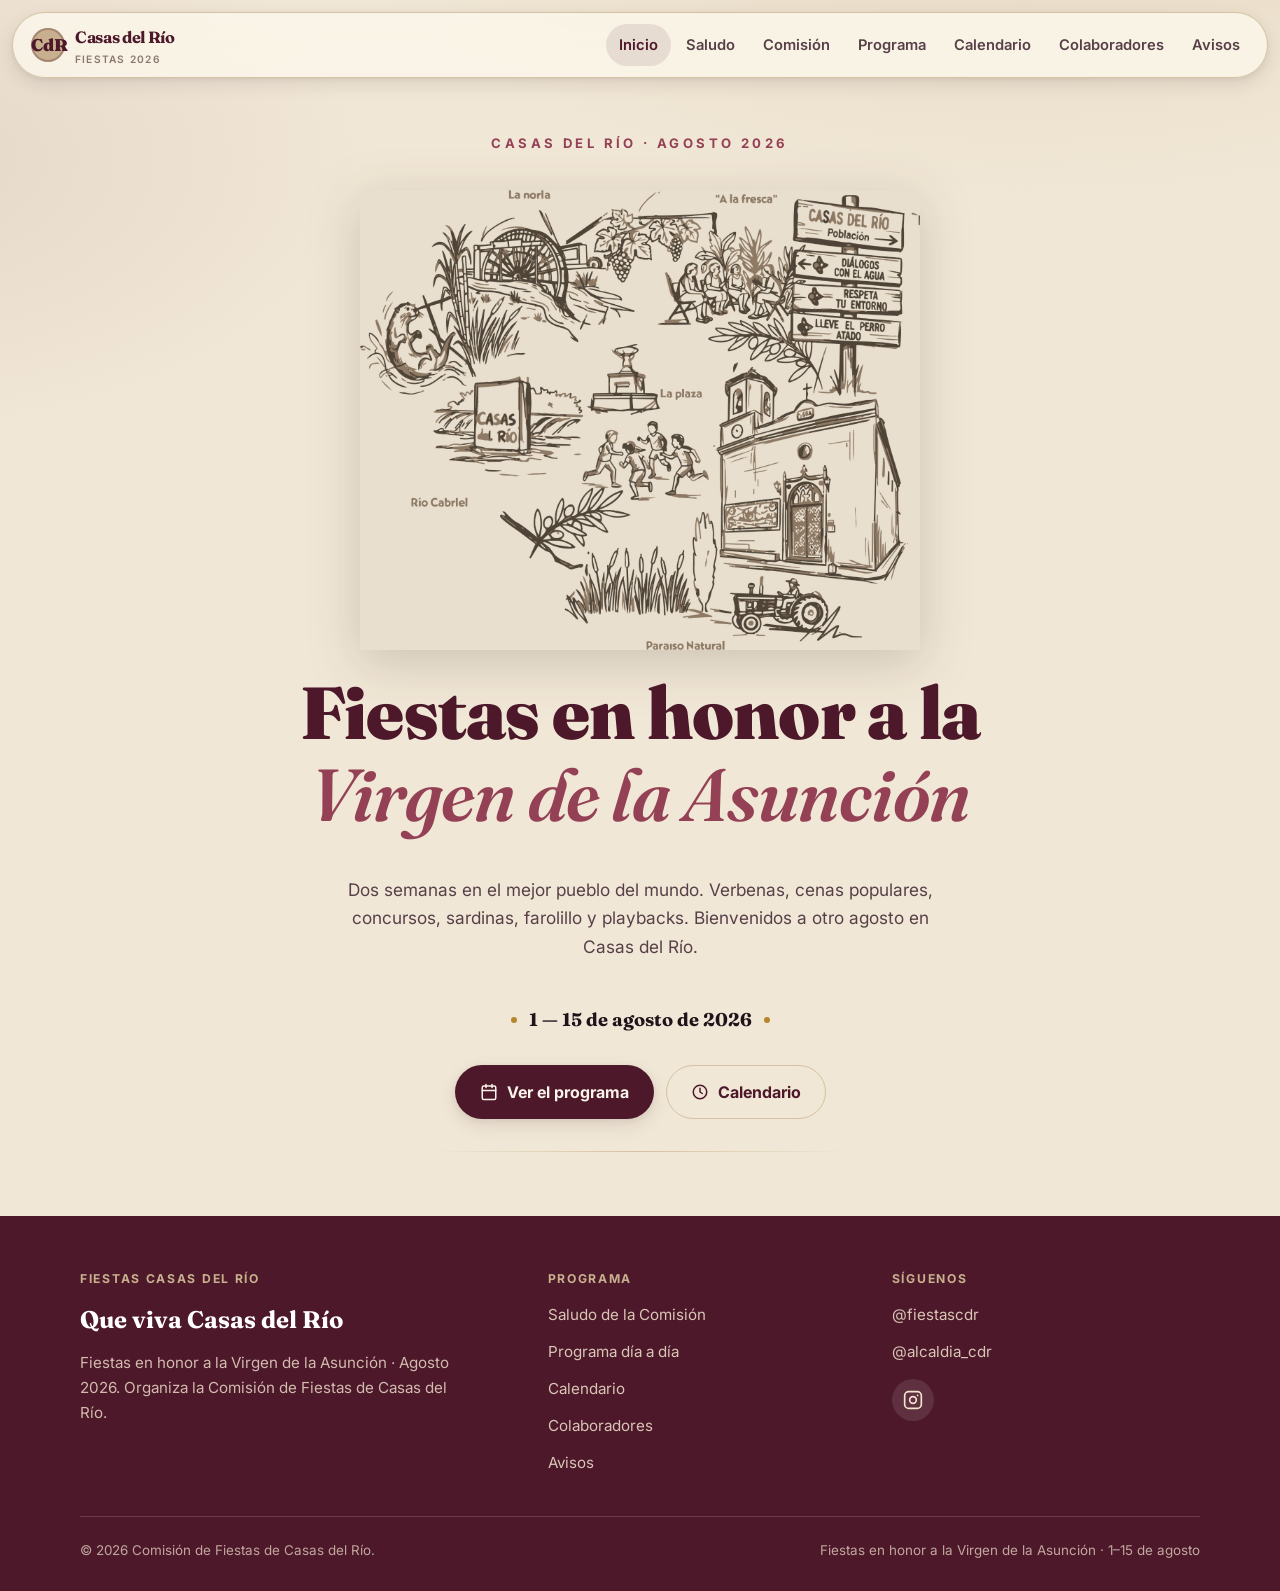
<file: 2026Comision_HTML/2026_Comision/2026Comision_HTML/index.html>
<!DOCTYPE html>
<html lang="es">
<head>
  <meta charset="UTF-8" />
  <meta name="viewport" content="width=device-width, initial-scale=1.0" />
  <meta name="theme-color" content="#4d182a" />
  <title>Fiestas de Casas del Río 2026 · Virgen de la Asunción</title>
  <meta name="description" content="Programa de las Fiestas en honor a la Virgen de la Asunción de Casas del Río — Agosto 2026. Saludo de la comisión, programa día a día, calendario y colaboradores." />

  <!-- Open Graph -->
  <meta property="og:title" content="Fiestas de Casas del Río 2026" />
  <meta property="og:description" content="Programa de fiestas · Agosto 2026 · Casas del Río" />
  <meta property="og:type" content="website" />
  <meta property="og:image" content="assets/img/logo-2026.jpeg" />

  <link rel="preconnect" href="https://fonts.googleapis.com" />
  <link rel="preconnect" href="https://fonts.gstatic.com" crossorigin />
  <link href="https://fonts.googleapis.com/css2?family=Fraunces:ital,opsz,wght@0,9..144,400;0,9..144,600;0,9..144,700;0,9..144,900;1,9..144,500;1,9..144,600&family=Inter:wght@400;500;600;700&display=swap" rel="stylesheet" />

  <style>
    /* ============ TOKENS ============ */
    /* Identidad 2026: burdeos #4D182A + arena/beige #C8B08E, con neutros, ocre y un verde-petróleo de apoyo */
    :root {
      --sand:       #c8b08e;   /* arena/beige — color de marca */
      --sand-deep:  #b1966e;   /* arena más profundo (acentos/bordes) */
      --cream:      #f1e7d6;   /* fondo de página (tinte claro de arena) */
      --cream-2:    #faf4ea;   /* secciones tintadas (más claro) */
      --paper:      #fffdf8;   /* tarjetas */
      --ink:        #20141a;   /* casi negro cálido (toque burdeos) */
      --ink-soft:   #574048;
      --muted:      #8a786c;
      --maroon:     #4d182a;   /* burdeos — color de marca */
      --maroon-700: #36101e;   /* burdeos más oscuro (hover) */
      --terra:      #944055;   /* granate-rosa (hermano claro del burdeos) */
      --gold:       #b6862c;   /* ocre/dorado de apoyo */
      --gold-soft:  #e3c886;
      --blue:       #3c6b66;   /* verde-petróleo sobrio (acento frío) */
      --line:       #e7dac4;
      --line-strong:#d5c2a2;

      --shadow-sm: 0 1px 2px rgba(43,24,32,.06), 0 2px 8px rgba(43,24,32,.05);
      --shadow-md: 0 6px 18px rgba(43,24,32,.10), 0 2px 6px rgba(43,24,32,.06);
      --shadow-lg: 0 18px 50px rgba(43,24,32,.16);

      --r-sm: 10px;  --r-md: 16px;  --r-lg: 24px;  --r-xl: 32px;
      --maxw: 1120px;
      --nav-h: 66px;

      --font-display: "Fraunces", Georgia, "Times New Roman", serif;
      --font-body: "Inter", system-ui, -apple-system, Segoe UI, Roboto, sans-serif;
    }

    /* ============ RESET ============ */
    *, *::before, *::after { box-sizing: border-box; }
    html { scroll-behavior: smooth; scroll-padding-top: calc(var(--nav-h) + 14px); -webkit-text-size-adjust: 100%; }
    body {
      margin: 0;
      font-family: var(--font-body);
      font-size: 17px;
      line-height: 1.65;
      color: var(--ink);
      background: var(--cream);
      background-image:
        radial-gradient(1200px 600px at 80% -10%, rgba(200,176,142,.28), transparent 60%),
        radial-gradient(900px 500px at -10% 10%, rgba(77,24,42,.08), transparent 55%);
      overflow-x: hidden;
    }
    img { max-width: 100%; display: block; }
    a { color: inherit; }
    h1, h2, h3, h4 { font-family: var(--font-display); font-weight: 700; line-height: 1.12; letter-spacing: -.01em; margin: 0; overflow-wrap: break-word; }

    .wrap { width: min(100% - 40px, var(--maxw)); margin-inline: auto; }
    .eyebrow {
      display: inline-flex; align-items: center; gap: .5em;
      font-family: var(--font-body); font-weight: 700; font-size: .76rem;
      letter-spacing: .18em; text-transform: uppercase; color: var(--terra);
    }
    .eyebrow::before { content: ""; width: 26px; height: 2px; background: var(--sand-deep); border-radius: 2px; }

    /* ============ NAVBAR ============ */
    .nav {
      position: fixed; inset: 12px 12px auto 12px; z-index: 50;
      height: var(--nav-h);
      display: flex; align-items: center; justify-content: space-between;
      padding: 0 14px 0 18px;
      background: rgba(251, 247, 236, .82);
      backdrop-filter: saturate(140%) blur(12px);
      -webkit-backdrop-filter: saturate(140%) blur(12px);
      border: 1px solid var(--line-strong);
      border-radius: 999px;
      box-shadow: var(--shadow-md);
      transition: box-shadow .25s ease, background .25s ease;
    }
    .nav__brand { display: flex; align-items: center; gap: 10px; text-decoration: none; font-family: var(--font-display); font-weight: 700; color: var(--maroon); }
    .nav__brand .mark {
      width: 34px; height: 34px; flex: 0 0 auto; border-radius: 50%;
      background: var(--sand); color: var(--maroon);
      display: grid; place-items: center; font-size: 17px; font-weight: 900;
      box-shadow: inset 0 0 0 2px rgba(77,24,42,.28);
    }
    .nav__brand b { font-size: 1.02rem; letter-spacing: -.02em; white-space: nowrap; }
    .nav__brand small { display: block; font-family: var(--font-body); font-weight: 600; font-size: .64rem; letter-spacing: .12em; text-transform: uppercase; color: var(--muted); }

    .nav__links { display: flex; align-items: center; gap: 2px; }
    .nav__links a {
      text-decoration: none; color: var(--ink-soft); font-weight: 600; font-size: .92rem;
      padding: 9px 13px; border-radius: 999px; transition: color .2s ease, background .2s ease;
    }
    .nav__links a:hover { color: var(--maroon); background: rgba(77,24,42,.07); }
    .nav__cta {
      text-decoration: none; font-weight: 700; font-size: .9rem; color: var(--cream-2) !important;
      background: var(--maroon); padding: 9px 18px !important; border-radius: 999px !important;
      box-shadow: var(--shadow-sm); transition: background .2s ease, transform .2s ease;
    }
    .nav__cta:hover { background: var(--maroon-700) !important; transform: translateY(-1px); }

    .nav__toggle {
      display: none; width: 44px; height: 44px; border: 0; background: transparent;
      cursor: pointer; border-radius: 12px; padding: 0;
    }
    .nav__toggle span, .nav__toggle span::before, .nav__toggle span::after {
      content: ""; display: block; width: 22px; height: 2px; background: var(--maroon);
      border-radius: 2px; margin-inline: auto; transition: transform .25s ease, opacity .2s ease;
    }
    .nav__toggle span::before { transform: translateY(-7px); }
    .nav__toggle span::after  { transform: translateY(5px); }
    .nav.is-open .nav__toggle span { background: transparent; }
    .nav.is-open .nav__toggle span::before { transform: rotate(45deg); }
    .nav.is-open .nav__toggle span::after  { transform: rotate(-45deg); }

    /* ============ HERO ============ */
    .hero { position: relative; padding: calc(var(--nav-h) + 54px) 0 64px; text-align: center; }
    .hero__inner { display: flex; flex-direction: column; align-items: center; gap: 22px; }
    .hero__inner > * { max-width: 100%; }
    .hero__logo {
      width: min(560px, 86vw); height: auto;
      filter: drop-shadow(0 12px 26px rgba(43,32,24,.18));
      mix-blend-mode: multiply;
    }
    .hero__kicker {
      font-family: var(--font-body); font-weight: 700; letter-spacing: .26em; text-transform: uppercase;
      font-size: .82rem; color: var(--terra);
    }
    .hero h1 {
      font-size: clamp(2.05rem, 7vw, 4.6rem); font-weight: 900; color: var(--maroon);
      max-width: 16ch; text-wrap: balance;
    }
    .hero h1 em { font-style: italic; font-weight: 600; color: var(--terra); }
    .hero__sub { max-width: 56ch; color: var(--ink-soft); font-size: 1.08rem; }
    .hero__date {
      display: inline-flex; align-items: center; gap: 12px; margin-top: 4px;
      font-family: var(--font-display); font-weight: 700; font-size: 1.15rem; color: var(--ink);
    }
    .hero__date .dot { width: 6px; height: 6px; border-radius: 50%; background: var(--gold); }
    .hero__actions { display: flex; flex-wrap: wrap; gap: 12px; justify-content: center; margin-top: 8px; }

    .btn {
      display: inline-flex; align-items: center; gap: 9px; text-decoration: none; cursor: pointer;
      font-weight: 700; font-size: 1rem; padding: 13px 24px; border-radius: 999px; border: 1.5px solid transparent;
      transition: transform .18s ease, background .2s ease, color .2s ease, border-color .2s ease, box-shadow .2s ease;
    }
    .btn svg { width: 18px; height: 18px; }
    .btn--primary { background: var(--maroon); color: var(--cream-2); box-shadow: var(--shadow-md); }
    .btn--primary:hover { background: var(--maroon-700); transform: translateY(-2px); }
    .btn--ghost { background: transparent; color: var(--maroon); border-color: var(--line-strong); }
    .btn--ghost:hover { border-color: var(--maroon); background: rgba(77,24,42,.05); transform: translateY(-2px); }

    .hero__rule { width: min(420px, 70vw); height: 1px; background: linear-gradient(90deg, transparent, var(--line-strong), transparent); margin: 10px auto 0; }

    /* ============ SECTION SHELL ============ */
    section { padding: 64px 0; scroll-margin-top: calc(var(--nav-h) + 18px); }
    .section__head { max-width: 64ch; margin-bottom: 36px; }
    .section__head h2 { font-size: clamp(1.9rem, 4.4vw, 2.9rem); color: var(--ink); margin-top: 10px; }
    .section__head p { color: var(--ink-soft); margin: 12px 0 0; font-size: 1.06rem; }
    .section--tint { background: var(--cream-2); border-block: 1px solid var(--line); }

    /* ============ TABS (panel switching) ============ */
    .tab { display: none; }
    .tab.is-active { display: block; animation: tabIn .45s cubic-bezier(.22,.61,.36,1); }
    .tab:not(.hero) { padding-top: calc(var(--nav-h) + 54px); min-height: 60vh; }
    @keyframes tabIn { from { opacity: 0; transform: translateY(14px); } to { opacity: 1; transform: none; } }
    .nav__links a.is-active { color: var(--maroon); background: rgba(77,24,42,.10); }

    /* ============ SALUDO ============ */
    .saludo {
      position: relative; background: var(--paper); border: 1px solid var(--line);
      border-radius: var(--r-xl); padding: clamp(28px, 5vw, 56px);
      box-shadow: var(--shadow-md); max-width: 860px; margin-inline: auto;
    }
    .saludo::before {
      content: "“"; position: absolute; top: -.18em; left: .28em;
      font-family: var(--font-display); font-size: 7rem; line-height: 1; color: var(--gold-soft); z-index: 0;
    }
    .saludo > * { position: relative; z-index: 1; }
    .saludo p { color: var(--ink-soft); margin: 0 0 1.05em; }
    .saludo p:first-of-type { font-family: var(--font-display); font-size: 1.32rem; font-weight: 600; color: var(--maroon); font-style: italic; }
    .saludo p:last-of-type { margin-bottom: 0; }
    .saludo__sign { margin-top: 26px; padding-top: 22px; border-top: 1px dashed var(--line-strong); }
    .saludo__sign b { font-family: var(--font-display); font-size: 1.2rem; color: var(--ink); }
    .saludo__sign span { display: block; color: var(--muted); font-size: .92rem; font-weight: 600; letter-spacing: .04em; }

    /* ============ COMISIÓN ============ */
    .commission { display: grid; grid-template-columns: 1.05fr 1fr; gap: 36px; align-items: center; }
    .commission__photo {
      aspect-ratio: 4 / 3; border-radius: var(--r-lg); border: 1px solid var(--line);
      background:
        repeating-linear-gradient(45deg, rgba(77,24,42,.05) 0 12px, transparent 12px 24px),
        var(--cream-2);
      display: grid; place-items: center; text-align: center; color: var(--muted);
      box-shadow: var(--shadow-sm); padding: 24px;
    }
    .commission__photo svg { width: 46px; height: 46px; color: var(--line-strong); margin-bottom: 10px; }
    .commission__photo b { display: block; font-family: var(--font-body); font-weight: 700; color: var(--ink-soft); }
    .commission__photo small { font-size: .82rem; }
    .chips { display: flex; flex-wrap: wrap; gap: 8px; margin-top: 20px; }
    .chip {
      font-size: .9rem; font-weight: 600; color: var(--ink-soft);
      background: var(--paper); border: 1px solid var(--line-strong);
      padding: 7px 14px; border-radius: 999px;
    }
    .chip--ph { color: var(--muted); border-style: dashed; font-style: italic; }

    /* ============ PROGRAMA ============ */
    .filters { display: flex; flex-wrap: wrap; gap: 8px; margin-bottom: 28px; }
    .filters button {
      font-family: var(--font-body); font-weight: 600; font-size: .9rem; cursor: pointer;
      color: var(--ink-soft); background: var(--paper); border: 1px solid var(--line-strong);
      padding: 8px 16px; border-radius: 999px; transition: all .2s ease;
    }
    .filters button:hover { border-color: var(--maroon); color: var(--maroon); }
    .filters button.is-active { background: var(--maroon); color: var(--cream-2); border-color: var(--maroon); }

    .timeline { display: grid; gap: 18px; }
    .day {
      display: grid; grid-template-columns: 96px 1fr; gap: 22px;
      background: var(--paper); border: 1px solid var(--line);
      border-radius: var(--r-lg); padding: 22px; box-shadow: var(--shadow-sm);
      transition: box-shadow .25s ease, transform .25s ease, border-color .25s ease;
    }
    .day:hover { box-shadow: var(--shadow-md); transform: translateY(-2px); border-color: var(--line-strong); }
    .day--big { border-color: var(--gold); background: linear-gradient(180deg, #fffaf0, var(--paper)); }
    .day__date { text-align: center; border-right: 1px solid var(--line); padding-right: 18px; }
    .day__num { font-family: var(--font-display); font-size: 2.8rem; font-weight: 900; line-height: 1; color: var(--maroon); }
    .day--big .day__num { color: var(--gold); }
    .day__dow { display: block; font-weight: 700; font-size: .72rem; letter-spacing: .14em; text-transform: uppercase; color: var(--muted); margin-top: 6px; }
    .day__month { display: block; font-size: .7rem; letter-spacing: .12em; text-transform: uppercase; color: var(--line-strong); font-weight: 700; }
    .day__body h3 { font-size: 1.32rem; color: var(--ink); margin-bottom: 4px; }
    .day__tags { display: flex; flex-wrap: wrap; gap: 7px; margin: 10px 0 12px; }
    .tag {
      font-size: .76rem; font-weight: 700; letter-spacing: .03em; padding: 4px 11px; border-radius: 999px;
      background: rgba(77,24,42,.09); color: var(--maroon);
    }
    .tag--gold { background: rgba(182,134,44,.18); color: #7d5a13; }
    .tag--blue { background: rgba(60,107,102,.16); color: #2c534e; }
    .day__body p { margin: 0 0 .7em; color: var(--ink-soft); font-size: .98rem; }
    .day__body p:last-child { margin-bottom: 0; }
    .day--ph { background: var(--cream-2); border-style: dashed; }
    .day--ph .day__num { color: var(--line-strong); }
    .day--ph .day__body p { font-style: italic; color: var(--muted); }
    .ph-badge {
      display: inline-block; font-size: .72rem; font-weight: 700; letter-spacing: .08em; text-transform: uppercase;
      color: var(--terra); background: rgba(148,64,85,.12); padding: 3px 10px; border-radius: 6px;
    }

    /* ============ CALENDARIO ============ */
    .cal { background: var(--paper); border: 1px solid var(--line); border-radius: var(--r-lg); padding: clamp(16px, 3vw, 30px); box-shadow: var(--shadow-md); }
    .cal__grid { display: grid; grid-template-columns: repeat(7, 1fr); gap: 8px; }
    .cal__dow { text-align: center; font-weight: 700; font-size: .74rem; letter-spacing: .1em; text-transform: uppercase; color: var(--muted); padding-bottom: 6px; }
    .cal__cell {
      position: relative; min-height: 92px; border: 1px solid var(--line); border-radius: var(--r-sm);
      background: var(--cream-2); padding: 8px; display: flex; flex-direction: column; gap: 4px;
      transition: transform .2s ease, box-shadow .2s ease;
    }
    .cal__cell:hover { transform: translateY(-2px); box-shadow: var(--shadow-sm); }
    .cal__cell.is-empty { background: transparent; border-color: transparent; }
    .cal__cell .n { font-family: var(--font-display); font-weight: 800; font-size: 1.05rem; color: var(--ink); }
    .cal__cell .ev { font-size: .68rem; line-height: 1.25; font-weight: 600; color: var(--ink-soft); }
    .cal__cell.big { background: linear-gradient(180deg, #fff7e6, var(--paper)); border-color: var(--gold); }
    .cal__cell.big .n { color: var(--gold); }
    .cal__cell.big::after { content: "★"; position: absolute; top: 6px; right: 8px; color: var(--gold); font-size: .8rem; }
    .cal__cell.ph .ev { color: var(--muted); font-style: italic; }
    .cal__note { margin-top: 16px; font-size: .86rem; color: var(--muted); display: flex; align-items: center; gap: 8px; }

    /* ============ COLABORADORES ============ */
    .sponsor-tier { margin-bottom: 40px; }
    .sponsor-tier:last-child { margin-bottom: 0; }
    .sponsor-tier h3 {
      text-align: center; font-family: var(--font-body); font-weight: 700; font-size: .82rem;
      letter-spacing: .22em; text-transform: uppercase; color: var(--terra); margin-bottom: 20px;
    }
    .sponsor-grid { display: grid; gap: 18px; justify-content: center; }
    .sponsor-grid--lg { grid-template-columns: repeat(auto-fit, minmax(180px, 1fr)); max-width: 760px; margin-inline: auto; }
    .sponsor-grid--md { grid-template-columns: repeat(auto-fit, minmax(150px, 1fr)); }
    .sponsor {
      background: var(--paper); border: 1px solid var(--line); border-radius: var(--r-md);
      padding: 22px; display: grid; place-items: center; gap: 12px; min-height: 130px;
      box-shadow: var(--shadow-sm); transition: transform .2s ease, box-shadow .2s ease;
    }
    .sponsor:hover { transform: translateY(-3px); box-shadow: var(--shadow-md); }
    .sponsor img { max-height: 78px; width: auto; object-fit: contain; }
    .sponsor span { font-size: .8rem; font-weight: 600; color: var(--muted); text-align: center; }
    .sponsor--ph { border-style: dashed; background: var(--cream-2); color: var(--muted); }
    .sponsor--ph .ph-logo {
      width: 54px; height: 54px; border-radius: 14px; border: 2px dashed var(--line-strong);
      display: grid; place-items: center; color: var(--line-strong); font-size: 1.6rem; font-weight: 800;
      font-family: var(--font-display);
    }
    .sponsor--ph b { font-family: var(--font-body); font-weight: 700; color: var(--ink-soft); font-size: .92rem; text-align: center; }

    /* ============ AVISOS ============ */
    .notes { display: grid; grid-template-columns: repeat(auto-fit, minmax(240px, 1fr)); gap: 18px; }
    .note {
      background: var(--paper); border: 1px solid var(--line); border-left: 4px solid var(--gold);
      border-radius: var(--r-md); padding: 22px; box-shadow: var(--shadow-sm);
    }
    .note .ico { width: 38px; height: 38px; border-radius: 10px; background: rgba(182,134,44,.16); color: #7d5a13; display: grid; place-items: center; margin-bottom: 12px; }
    .note .ico svg { width: 20px; height: 20px; }
    .note h4 { font-family: var(--font-body); font-weight: 700; font-size: 1.02rem; color: var(--ink); margin-bottom: 6px; }
    .note p { margin: 0; font-size: .92rem; color: var(--ink-soft); }

    /* ============ FOOTER ============ */
    .footer { background: var(--maroon); color: #f2e4cf; padding: 56px 0 30px; }
    .footer__top { display: grid; grid-template-columns: 1.4fr 1fr 1fr; gap: 36px; }
    .footer h4 { font-family: var(--font-body); font-weight: 700; letter-spacing: .14em; text-transform: uppercase; font-size: .76rem; color: var(--sand); margin-bottom: 14px; }
    .footer__brand b { font-family: var(--font-display); font-weight: 700; font-size: 1.5rem; color: #fff; display: block; }
    .footer__brand p { color: rgba(242,228,207,.8); font-size: .95rem; max-width: 38ch; margin: 10px 0 0; }
    .footer ul { list-style: none; padding: 0; margin: 0; display: grid; gap: 9px; }
    .footer ul a { text-decoration: none; color: rgba(242,228,207,.85); font-size: .95rem; transition: color .2s ease; }
    .footer ul a:hover { color: #fff; }
    .social { display: flex; gap: 10px; }
    .social a {
      width: 42px; height: 42px; border-radius: 50%; display: grid; place-items: center;
      background: rgba(255,255,255,.1); color: #f2e4cf; transition: background .2s ease, transform .2s ease;
    }
    .social a:hover { background: rgba(255,255,255,.22); transform: translateY(-2px); }
    .social svg { width: 20px; height: 20px; }
    .footer__bottom {
      margin-top: 40px; padding-top: 22px; border-top: 1px solid rgba(255,255,255,.16);
      display: flex; flex-wrap: wrap; gap: 10px; justify-content: space-between; align-items: center;
      font-size: .84rem; color: rgba(242,228,207,.7);
    }

    /* ============ REVEAL ============ */
    .reveal { opacity: 0; transform: translateY(22px); transition: opacity .6s ease, transform .6s ease; }
    .reveal.in { opacity: 1; transform: none; }

    /* ============ RESPONSIVE ============ */
    @media (max-width: 900px) {
      .commission { grid-template-columns: 1fr; }
      .footer__top { grid-template-columns: 1fr 1fr; }
      .footer__brand { grid-column: 1 / -1; }
    }
    @media (max-width: 900px) {
      body { font-size: 16px; }
      .nav__links {
        position: fixed; inset: calc(var(--nav-h) + 22px) 12px auto 12px;
        flex-direction: column; align-items: stretch; gap: 4px; padding: 12px;
        background: rgba(251,247,236,.98); border: 1px solid var(--line-strong);
        border-radius: var(--r-lg); box-shadow: var(--shadow-lg);
        transform: translateY(-12px) scale(.98); opacity: 0; pointer-events: none;
        transform-origin: top; transition: opacity .2s ease, transform .2s ease;
      }
      .nav.is-open .nav__links { transform: none; opacity: 1; pointer-events: auto; }
      .nav__links a { padding: 13px 16px; border-radius: 12px; }
      .nav__cta { text-align: center; padding: 13px 16px !important; }
      .nav__toggle { display: block; }
      .day { grid-template-columns: 70px 1fr; gap: 14px; padding: 18px; }
      .day__date { padding-right: 12px; }
      .day__num { font-size: 2.1rem; }
      .cal__cell { min-height: 76px; padding: 6px; }
      .cal__cell .ev { font-size: .6rem; }
      .footer__top { grid-template-columns: 1fr; gap: 26px; }
    }
    @media (max-width: 460px) {
      .cal__cell .ev { display: none; }
      .cal__cell { min-height: 52px; align-items: center; justify-content: center; }
    }
    @media (prefers-reduced-motion: reduce) {
      html { scroll-behavior: auto; }
      .reveal { opacity: 1 !important; transform: none !important; transition: none; }
      *, *::before, *::after { animation-duration: .001ms !important; transition-duration: .001ms !important; }
    }
  </style>
</head>

<body>
  <!-- ===================== NAV ===================== -->
  <nav class="nav" id="nav" aria-label="Navegación principal">
    <a class="nav__brand" href="#inicio" data-tab="inicio" aria-label="Inicio — Fiestas Casas del Río 2026">
      <span class="mark" aria-hidden="true">CdR</span>
      <span><b>Casas del Río</b><small>Fiestas 2026</small></span>
    </a>
    <div class="nav__links" id="navLinks" role="tablist">
      <a href="#inicio" data-tab="inicio" role="tab">Inicio</a>
      <a href="#saludo" data-tab="saludo" role="tab">Saludo</a>
      <a href="#comision" data-tab="comision" role="tab">Comisión</a>
      <a href="#programa" data-tab="programa" role="tab">Programa</a>
      <a href="#calendario" data-tab="calendario" role="tab">Calendario</a>
      <a href="#colaboradores" data-tab="colaboradores" role="tab">Colaboradores</a>
      <a href="#avisos" data-tab="avisos" role="tab">Avisos</a>
    </div>
    <button class="nav__toggle" id="navToggle" aria-label="Abrir menú" aria-expanded="false" aria-controls="navLinks">
      <span></span>
    </button>
  </nav>

  <!-- ===================== HERO ===================== -->
  <header class="hero tab is-active" id="inicio" data-tab="inicio" role="tabpanel" aria-label="Inicio">
    <div class="wrap hero__inner">
      <p class="hero__kicker reveal">Casas del Río · Agosto 2026</p>
      <img class="hero__logo reveal" src="assets/img/logo-2026.jpeg"
           alt="Ilustración de Casas del Río: la noria, la plaza, la iglesia, el río Cabriel y la gente del pueblo" />
      <h1 class="reveal">Fiestas en honor a la <em>Virgen de la Asunción</em></h1>
      <p class="hero__sub reveal">Dos semanas en el mejor pueblo del mundo. Verbenas, cenas populares, concursos, sardinas, farolillo y playbacks. Bienvenidos a otro agosto en Casas del Río.</p>
      <div class="hero__date reveal"><span class="dot"></span> 1 — 15 de agosto de 2026 <span class="dot"></span></div>
      <div class="hero__actions reveal">
        <a class="btn btn--primary" href="#programa" data-tab="programa">
          <svg viewBox="0 0 24 24" fill="none" stroke="currentColor" stroke-width="2" stroke-linecap="round" stroke-linejoin="round" aria-hidden="true"><rect x="3" y="4" width="18" height="18" rx="2"/><path d="M16 2v4M8 2v4M3 10h18"/></svg>
          Ver el programa
        </a>
        <a class="btn btn--ghost" href="#calendario" data-tab="calendario">
          <svg viewBox="0 0 24 24" fill="none" stroke="currentColor" stroke-width="2" stroke-linecap="round" stroke-linejoin="round" aria-hidden="true"><circle cx="12" cy="12" r="9"/><path d="M12 7v5l3 2"/></svg>
          Calendario
        </a>
      </div>
      <div class="hero__rule reveal" aria-hidden="true"></div>
    </div>
  </header>

  <!-- ===================== SALUDO ===================== -->
  <section id="saludo" class="tab" data-tab="saludo" role="tabpanel" aria-label="Saludo de la Comisión">
    <div class="wrap">
      <div class="section__head" style="text-align:center; margin-inline:auto;">
        <span class="eyebrow">Saludo de la Comisión</span>
        <h2>Rianos y rianas, bienvenidos</h2>
      </div>
      <article class="saludo reveal">
        <p>Rianos y rianas, bienvenidos a otro agosto en el mejor pueblo del mundo.</p>
        <p>Un año más, la comisión ha organizado, llamado, negociado y soñado con estas dos semanas que hacen que todo lo demás merezca la pena. Y aquí estamos. Las calles ya huelen a fiesta, el pueblo empieza a llenarse de caras conocidas, y la noria sigue girando como lleva haciendo desde siempre.</p>
        <p>Este verano queremos que Casas del Río sea exactamente lo que siempre ha sido: un lugar donde el tiempo se para, donde los niños corren por la calle sin mirar el reloj, donde los mayores sacan las sillas a la puerta y donde nadie es forastero después del primer día.</p>
        <p>Hemos preparado un programa que mezcla lo de siempre con alguna sorpresa. Las cenas populares, las verbenas, el concurso de tortillas, las sardinas, el farolillo, los playbacks… todo lo que hace que estas fiestas sean nuestras.</p>
        <p>Solo os pedimos una cosa: disfrutad. Salid a la calle, bailad aunque no sepáis, cantad aunque desafinéis, y quedaos un rato más cuando penséis en iros. Las fiestas duran solo unos días, pero los recuerdos duran mucho más.</p>
        <div class="saludo__sign">
          <b>¡Que viva Casas del Río!</b>
          <span>La Comisión de Fiestas 2026</span>
        </div>
      </article>
    </div>
  </section>

  <!-- ===================== COMISIÓN ===================== -->
  <section id="comision" class="section--tint tab" data-tab="comision" role="tabpanel" aria-label="La Comisión 2026">
    <div class="wrap">
      <div class="commission">
        <div class="commission__photo reveal" role="img" aria-label="Espacio reservado para la foto de la Comisión de Fiestas 2026">
          <div>
            <svg viewBox="0 0 24 24" fill="none" stroke="currentColor" stroke-width="1.5" aria-hidden="true"><path d="M17 21v-2a4 4 0 0 0-4-4H5a4 4 0 0 0-4 4v2"/><circle cx="9" cy="7" r="4"/><path d="M23 21v-2a4 4 0 0 0-3-3.87M16 3.13a4 4 0 0 1 0 7.75"/></svg>
            <b>Foto de la Comisión 2026</b>
            <small>[ PLACEHOLDER · sustituir por la foto del grupo ]</small>
          </div>
        </div>
        <div class="reveal">
          <span class="eyebrow">Quiénes lo hacen posible</span>
          <h2 style="font-size:clamp(1.8rem,4vw,2.6rem); margin-top:10px;">La Comisión 2026</h2>
          <p style="color:var(--ink-soft); margin-top:12px;">Detrás de cada verbena, cada cena y cada farolillo hay un grupo de rianos y rianas que lo hacen posible. Estas son las 25 personas que forman la comisión de este año.</p>
          <div class="chips">
            <span class="chip">Adrián Pradas</span>
            <span class="chip">Aitana Martínez</span>
            <span class="chip">Aitana M.</span>
            <span class="chip">Alex Ponce</span>
            <span class="chip">Andrea Escriig</span>
            <span class="chip">Angelines Rodríguez</span>
            <span class="chip">Belén Quiles</span>
            <span class="chip">Carla</span>
            <span class="chip">Carmen Andrés</span>
            <span class="chip">Cristian</span>
            <span class="chip">David Bresco</span>
            <span class="chip">David Cebrián</span>
            <span class="chip">Hugo Uixera</span>
            <span class="chip">Isabel Quiles</span>
            <span class="chip">Juan Gómez</span>
            <span class="chip">Pablo López</span>
            <span class="chip">Pau</span>
            <span class="chip">Paula Haba</span>
            <span class="chip">Paula Rincón</span>
            <span class="chip">Paula</span>
            <span class="chip">Raúl Bru</span>
            <span class="chip">Natalia</span>
            <span class="chip">Hanna</span>
            <span class="chip">Susana</span>
            <span class="chip">Naya</span>
          </div>
        </div>
      </div>
    </div>
  </section>

  <!-- ===================== PROGRAMA ===================== -->
  <section id="programa" class="tab" data-tab="programa" role="tabpanel" aria-label="Programa día a día">
    <div class="wrap">
      <div class="section__head">
        <span class="eyebrow">Programa día a día</span>
        <h2>Quince días de fiesta</h2>
        <p>Del 1 al 15 de agosto. Los horarios pueden variar si la comisión lo estima oportuno.</p>
      </div>

      <div class="timeline" id="timeline">

        <!-- DÍA 1 -->
        <article class="day reveal" data-state="confirmado">
          <div class="day__date"><span class="day__num">1</span><span class="day__dow">Sábado</span><span class="day__month">Agosto</span></div>
          <div class="day__body">
            <h3>Discomóvil de apertura</h3>
            <div class="day__tags"><span class="tag tag--blue">Discomóvil</span></div>
            <p>El primer sábado de agosto se enciende la mecha. Todavía no es el pregón, pero el verano riano ya arranca con la primera discomóvil del año en el Frontón. A partir de las <strong>00:30</strong>, luces, música y las primeras caras conocidas que vuelven al pueblo. La mejor manera de avisar de que agosto, por fin, ha llegado a Casas del Río.</p>
          </div>
        </article>

        <!-- DÍA 2 -->
        <article class="day day--ph reveal">
          <div class="day__date"><span class="day__num">2</span><span class="day__dow">Domingo</span><span class="day__month">Agosto</span></div>
          <div class="day__body">
            <h3>Sin acto programado</h3>
          </div>
        </article>

        <!-- DÍA 3 -->
        <article class="day day--ph reveal">
          <div class="day__date"><span class="day__num">3</span><span class="day__dow">Lunes</span><span class="day__month">Agosto</span></div>
          <div class="day__body">
            <h3>Sin acto programado</h3>
          </div>
        </article>

        <!-- DÍA 4 -->
        <article class="day reveal" data-state="confirmado">
          <div class="day__date"><span class="day__num">4</span><span class="day__dow">Martes</span><span class="day__month">Agosto</span></div>
          <div class="day__body">
            <h3>Pregón + Discomóvil</h3>
            <div class="day__tags"><span class="tag">Pregón</span><span class="tag tag--blue">Discomóvil</span></div>
            <p>Hoy sí: se abren oficialmente las fiestas. Nos vemos en la plaza a las <strong>20:30</strong> para el Pregón, el momento en que el pueblo entero se reúne para dar el pistoletazo de salida a estos días.</p>
            <p>Y cuando se apaguen los aplausos, la fiesta se traslada al Frontón: a las <strong>00:00</strong>, discomóvil para estrenar como toca la primera gran noche del verano.</p>
          </div>
        </article>

        <!-- DÍA 5 -->
        <article class="day reveal" data-state="confirmado">
          <div class="day__date"><span class="day__num">5</span><span class="day__dow">Miércoles</span><span class="day__month">Agosto</span></div>
          <div class="day__body">
            <h3>Cena Popular + Bingo Musical</h3>
            <div class="day__tags"><span class="tag">Cena popular</span><span class="tag tag--gold">Bingo Musical</span></div>
            <p>Una de las noches más esperadas por todo el pueblo. A partir de las <strong>19:30</strong> la comisión abre la reserva de sitios en la Calle de Abajo: poneos de acuerdo con amigos y familia, porque las mesas vuelan.</p>
            <p>La cena popular empieza a las <strong>22:00</strong>. Ya sabéis cómo va esto: cada uno trae lo suyo, la calle se llena de olores, de risas y de sillas que aparecen de no se sabe dónde. Y cuando ya no queda sitio en la mesa, llega el momento que muchos llevan esperando desde el año pasado: el Bingo. Cartones, premios y mucho cachondeo. Contaremos además con la segunda edición del <strong>Bingo Musical Riano</strong>. No faltéis.</p>
          </div>
        </article>

        <!-- DÍA 6 -->
        <article class="day day--ph reveal">
          <div class="day__date"><span class="day__num">6</span><span class="day__dow">Jueves</span><span class="day__month">Agosto</span></div>
          <div class="day__body">
            <h3>Sin acto programado</h3>
          </div>
        </article>

        <!-- DÍA 7 -->
        <article class="day reveal" data-state="confirmado">
          <div class="day__date"><span class="day__num">7</span><span class="day__dow">Viernes</span><span class="day__month">Agosto</span></div>
          <div class="day__body">
            <h3>Fiesta de la Tapa + Discomóvil</h3>
            <div class="day__tags"><span class="tag">Fiesta de la Tapa</span><span class="tag tag--blue">Discomóvil</span></div>
            <p>El viernes es uno de los días más completos del programa. Desde las <strong>19:00</strong> la Calle de Abajo se convierte en el escenario de la Fiesta de la Tapa: la comisión ha preparado sus famosas tapas. Traed hambre.</p>
            <p>Y para cerrar, a las <strong>00:00</strong> el Frontón abre de nuevo con la discomóvil.</p>
          </div>
        </article>

        <!-- DÍA 8 -->
        <article class="day reveal" data-state="confirmado">
          <div class="day__date"><span class="day__num">8</span><span class="day__dow">Sábado</span><span class="day__month">Agosto</span></div>
          <div class="day__body">
            <h3>Verbena</h3>
            <div class="day__tags"><span class="tag tag--blue">Verbena</span><span class="tag">Orquesta Enjoy</span></div>
            <p>Nos vemos a partir de las <strong>00:30</strong> en la Calle de Abajo para bailar al ritmo de la orquesta <strong>Enjoy</strong>.</p>
          </div>
        </article>

        <!-- DÍA 9 -->
        <article class="day reveal" data-state="confirmado">
          <div class="day__date"><span class="day__num">9</span><span class="day__dow">Domingo</span><span class="day__month">Agosto</span></div>
          <div class="day__body">
            <h3>Concurso de Pintura + Horchata y Fartons</h3>
            <div class="day__tags"><span class="tag">Concurso de pintura</span><span class="tag tag--gold">Horchata y fartons</span></div>
            <p>El domingo es el día más artístico del programa. Por la mañana, el pueblo se convierte en un estudio al aire libre: arranca el Concurso de Pintura para adultos, con caballetes, colores y todo el paisaje del pueblo como modelo. Podéis inscribiros en el momento.</p>
            <p>Por la tarde, a partir de las <strong>17:00</strong>, es el turno de los más pequeños con el Concurso de Pintura y Poesía. Una tarde ideal para que los peques de Casas del Río brillen como los artistas que son.</p>
            <p>Y para cerrar la tarde, a las <strong>19:30</strong>, horchata y fartons para todos. Que merendar con la gente del pueblo tiene su cosa.</p>
          </div>
        </article>

        <!-- DÍA 10 -->
        <article class="day day--ph reveal">
          <div class="day__date"><span class="day__num">10</span><span class="day__dow">Lunes</span><span class="day__month">Agosto</span></div>
          <div class="day__body">
            <h3>Sin acto programado</h3>
          </div>
        </article>

        <!-- DÍA 11 -->
        <article class="day reveal" data-state="confirmado">
          <div class="day__date"><span class="day__num">11</span><span class="day__dow">Martes</span><span class="day__month">Agosto</span></div>
          <div class="day__body">
            <h3>Segunda Cena Popular + Tributo La Oreja de Van Gogh</h3>
            <div class="day__tags"><span class="tag">Cena popular</span><span class="tag tag--gold">Tributo musical</span></div>
            <p>El martes 11 trae la segunda y gran cena popular. Como siempre, la reserva de sitios empieza a las <strong>19:30</strong> en la Calle de Abajo. Después de cenar, la gran pregunta del año: ¿Team Amaia o Team Leire? Nosotros seremos Team Dulce Obsesión y disfrutaremos del mejor <strong>Tributo a La Oreja de Van Gogh</strong> de Valencia.</p>
          </div>
        </article>

        <!-- DÍA 12 -->
        <article class="day reveal" data-state="confirmado">
          <div class="day__date"><span class="day__num">12</span><span class="day__dow">Miércoles</span><span class="day__month">Agosto</span></div>
          <div class="day__body">
            <h3>Concurso de Tortillas y Gachas</h3>
            <div class="day__tags"><span class="tag">Concurso gastronómico</span><span class="tag tag--gold">Premios</span></div>
            <p>¡Que se preparen los cocineros y cocineras! El miércoles 12 es el día del Concurso de Tortillas y Gachas, uno de los más participativos de las fiestas. Desde las <strong>21:00</strong> en la Calle de Abajo, cada participante presenta su creación ante el jurado y ante el pueblo entero.</p>
            <p>No hacen falta estrellas Michelin: lo que se valora es el sabor, el cariño y la autenticidad. Traed vuestra receta de toda la vida, cuidad mucho al jurado (dicen que ayuda) y que gane el mejor plato. Habrá premios.</p>
            <p>Si no queréis concursar, venid igualmente: con suerte probáis algún plato.</p>
          </div>
        </article>

        <!-- DÍA 13 -->
        <article class="day reveal" data-state="confirmado">
          <div class="day__date"><span class="day__num">13</span><span class="day__dow">Jueves</span><span class="day__month">Agosto</span></div>
          <div class="day__body">
            <h3>Discomóvil de Disfraces</h3>
            <div class="day__tags"><span class="tag tag--blue">Discomóvil</span><span class="tag">Concurso de disfraces</span></div>
            <p>La noche más gamberra de las fiestas. El jueves 13, la discomóvil del Frontón tiene una norma no escrita: el que no se disfraza, se aburre. Id preparando el look y que se note el arte riano con la performance de entrada.</p>
            <p>Habrá concurso de disfraces con premios para los más originales, los más trabajados y los que más hagan reír.</p>
            <p>La fiesta empieza a las <strong>00:00</strong>. Llegad disfrazados, venid con ganas y dejad los complejos en casa.</p>
          </div>
        </article>

        <!-- DÍA 14 -->
        <article class="day reveal" data-state="confirmado">
          <div class="day__date"><span class="day__num">14</span><span class="day__dow">Viernes</span><span class="day__month">Agosto</span></div>
          <div class="day__body">
            <h3>Sardinas + Gran Verbena · Farolillo · Atuná</h3>
            <div class="day__tags"><span class="tag">Sardinas</span><span class="tag tag--blue">Verbena · Orquesta Next</span><span class="tag tag--gold">Farolillo</span></div>
            <p>La noche de las sardinas es una de las más especiales de todas las fiestas. En las Pistas, desde las <strong>22:00</strong>, la comisión prepara la parrilla para que disfrutéis del plato estrella del verano: sardinas a la brasa, pan y buen vino. Una cena sencilla, al aire libre, con la gente del pueblo. No hay más que pedir.</p>
            <p>Después nos veremos en la Calle de Abajo. La orquesta <strong>Next</strong> pondrá el escenario a reventar desde las <strong>00:30</strong>. Y a las <strong>02:00</strong> llega el momento más emocionante: el baile del farolillo. Ese instante en que el pueblo entero para, respira, y baila junto. Si no lo habéis vivido, no sabéis lo que es Casas del Río.</p>
            <p>Y para los más resistentes, a las <strong>06:00</strong> de la madrugada: el mítico bocadillo de atún. Premio mayor para quien llega hasta el final.</p>
          </div>
        </article>

        <!-- DÍA 15 — GRANDE -->
        <article class="day day--big reveal" data-state="confirmado">
          <div class="day__date"><span class="day__num">15</span><span class="day__dow">Sábado</span><span class="day__month">Agosto</span></div>
          <div class="day__body">
            <div class="day__tags"><span class="tag tag--gold">★ Día Grande</span><span class="tag">Pan Bendito</span><span class="tag">Procesión</span><span class="tag">Playbacks</span></div>
            <h3>Día Grande — Pan Bendito · Procesión · Playbacks</h3>
            <p>Ha llegado el día más importante de las fiestas: el <strong>15 de agosto</strong>, festividad de la Virgen de la Asunción, nuestra Patrona.</p>
            <p>La mañana empieza con el reparto del pan bendito en la plaza y la subasta: un acto cargado de tradición que el pueblo lleva en el corazón desde siempre.</p>
            <p>Por la tarde, sobre las <strong>18:00</strong>, la Procesión de la Virgen de la Asunción recorre las calles del pueblo.</p>
            <p>Y por la noche, el broche más esperado: los playbacks. A partir de las <strong>23:00</strong>, los rianos y rianas de Casas del Río suben al escenario para despedir las fiestas como solo saben hacerlo aquí. Con humor, con emoción y con el pueblo entero como público. El mejor final para el mejor agosto.</p>
            <p style="font-family:var(--font-display); font-style:italic; font-weight:600; color:var(--maroon);">¡Que viva Casas del Río!</p>
          </div>
        </article>

      </div>
    </div>
  </section>

  <!-- ===================== CALENDARIO ===================== -->
  <section id="calendario" class="section--tint tab" data-tab="calendario" role="tabpanel" aria-label="Calendario">
    <div class="wrap">
      <div class="section__head" style="text-align:center; margin-inline:auto;">
        <span class="eyebrow">De un vistazo</span>
        <h2>Calendario · Agosto 2026</h2>
      </div>
      <div class="cal reveal">
        <div class="cal__grid">
          <div class="cal__dow">Lun</div><div class="cal__dow">Mar</div><div class="cal__dow">Mié</div>
          <div class="cal__dow">Jue</div><div class="cal__dow">Vie</div><div class="cal__dow">Sáb</div><div class="cal__dow">Dom</div>

          <!-- Semana 1: 1 sáb, 2 dom -->
          <div class="cal__cell is-empty"></div>
          <div class="cal__cell is-empty"></div>
          <div class="cal__cell is-empty"></div>
          <div class="cal__cell is-empty"></div>
          <div class="cal__cell is-empty"></div>
          <div class="cal__cell"><span class="n">1</span><span class="ev">Discomóvil de apertura</span></div>
          <div class="cal__cell ph"><span class="n">2</span></div>

          <!-- Semana 2: 3–9 -->
          <div class="cal__cell ph"><span class="n">3</span></div>
          <div class="cal__cell"><span class="n">4</span><span class="ev">Pregón · Discomóvil</span></div>
          <div class="cal__cell"><span class="n">5</span><span class="ev">Cena Popular · Bingo Musical</span></div>
          <div class="cal__cell ph"><span class="n">6</span></div>
          <div class="cal__cell"><span class="n">7</span><span class="ev">Fiesta de la Tapa · Discomóvil</span></div>
          <div class="cal__cell"><span class="n">8</span><span class="ev">Verbena · Enjoy</span></div>
          <div class="cal__cell"><span class="n">9</span><span class="ev">Concurso Pintura · Horchata</span></div>

          <!-- Semana 3: 10–15 -->
          <div class="cal__cell ph"><span class="n">10</span></div>
          <div class="cal__cell"><span class="n">11</span><span class="ev">2ª Cena Popular · Tributo OVG</span></div>
          <div class="cal__cell"><span class="n">12</span><span class="ev">Tortillas y Gachas</span></div>
          <div class="cal__cell"><span class="n">13</span><span class="ev">Discomóvil de Disfraces</span></div>
          <div class="cal__cell"><span class="n">14</span><span class="ev">Sardinas · Verbena · Farolillo</span></div>
          <div class="cal__cell big"><span class="n">15</span><span class="ev">Día Grande · Procesión · Playbacks</span></div>
          <div class="cal__cell is-empty"></div>
        </div>
        <p class="cal__note">
          <svg viewBox="0 0 24 24" width="16" height="16" fill="none" stroke="currentColor" stroke-width="2" stroke-linecap="round" aria-hidden="true"><circle cx="12" cy="12" r="9"/><path d="M12 8h.01M11 12h1v4h1"/></svg>
          ★ Día Grande · 15 de agosto, Virgen de la Asunción. Los días en gris no tienen acto programado.
        </p>
      </div>
    </div>
  </section>

  <!-- ===================== COLABORADORES ===================== -->
  <section id="colaboradores" class="tab" data-tab="colaboradores" role="tabpanel" aria-label="Colaboradores">
    <div class="wrap">
      <div class="section__head" style="text-align:center; margin-inline:auto;">
        <span class="eyebrow">Gracias a todos</span>
        <h2>Colaboradores</h2>
        <p>Estas fiestas son posibles gracias a quienes las organizan, patrocinan y colaboran año tras año.</p>
      </div>

      <div class="sponsor-tier reveal">
        <h3>Organiza</h3>
        <div class="sponsor-grid sponsor-grid--lg" style="grid-template-columns:minmax(220px,300px); max-width:300px;">
          <div class="sponsor">
            <img src="assets/img/sponsors/comision.png" alt="Logo de la Comisión de Fiestas de Casas del Río" />
            <span>Comisión de Fiestas de Casas del Río</span>
          </div>
        </div>
      </div>

      <div class="sponsor-tier reveal">
        <h3>Patrocinan</h3>
        <div class="sponsor-grid sponsor-grid--lg">
          <div class="sponsor">
            <img src="assets/img/sponsors/moragete.png" alt="Logo de Campus Moragete, complejo educativo" />
            <span>Campus Moragete</span>
          </div>
          <div class="sponsor">
            <img src="assets/img/sponsors/ca-rafa.png" alt="Logo de Ca'Rafa Bar Restaurante" />
            <span>Ca'Rafa Bar Restaurante</span>
          </div>
          <div class="sponsor">
            <img src="assets/img/sponsors/hogres.png" alt="Logo de Grupo Hogres Inmobiliarias" />
            <span>Grupo Hogres Inmobiliarias</span>
          </div>
          <!-- PLACEHOLDER: añadir aquí nuevos patrocinadores de 2026 -->
          <div class="sponsor sponsor--ph">
            <div class="ph-logo" aria-hidden="true">+</div>
            <b>Tu logo aquí</b>
          </div>
        </div>
      </div>

      <div class="sponsor-tier reveal">
        <h3>Colaboran</h3>
        <div class="sponsor-grid sponsor-grid--md">
          <div class="sponsor">
            <img src="assets/img/sponsors/ayto-requena.png" alt="Escudo del Ayuntamiento de Requena" />
            <span>Concejalía de Cultura · M.I. Ayuntamiento de Requena</span>
          </div>
          <div class="sponsor">
            <img src="assets/img/sponsors/construcciones-rafa.png" alt="Logo de Construcciones Rafa (Alborea)" />
            <span>Construcciones Rafa (Alborea)</span>
          </div>
          <div class="sponsor sponsor--ph">
            <div class="ph-logo" aria-hidden="true">CA</div>
            <b>Círculo Artístico Requenense</b>
            <span>[ logo pendiente ]</span>
          </div>
          <!-- PLACEHOLDER: añadir aquí nuevos colaboradores de 2026 -->
          <div class="sponsor sponsor--ph">
            <div class="ph-logo" aria-hidden="true">+</div>
            <b>Tu logo aquí</b>
          </div>
        </div>
      </div>
    </div>
  </section>

  <!-- ===================== AVISOS ===================== -->
  <section id="avisos" class="section--tint tab" data-tab="avisos" role="tabpanel" aria-label="Avisos">
    <div class="wrap">
      <div class="section__head" style="text-align:center; margin-inline:auto;">
        <span class="eyebrow">Os recordamos que…</span>
        <h2>Antes de salir a la calle</h2>
      </div>
      <div class="notes">
        <div class="note reveal">
          <div class="ico"><svg viewBox="0 0 24 24" fill="none" stroke="currentColor" stroke-width="2" stroke-linecap="round" stroke-linejoin="round" aria-hidden="true"><circle cx="12" cy="12" r="9"/><path d="M12 7v5l3 2"/></svg></div>
          <h4>Los horarios pueden variar</h4>
          <p>Cualquier actividad puede cambiar de hora si la Comisión de Fiestas lo estima oportuno. Estad atentos al grupo de difusión.</p>
        </div>
        <div class="note reveal">
          <div class="ico"><svg viewBox="0 0 24 24" fill="none" stroke="currentColor" stroke-width="2" stroke-linecap="round" stroke-linejoin="round" aria-hidden="true"><path d="M3 7h18M8 7V5a2 2 0 0 1 2-2h4a2 2 0 0 1 2 2v2M6 7l1 13h10l1-13"/></svg></div>
          <h4>Mantengamos el pueblo limpio</h4>
          <p>Es muy importante respetar el medio ambiente y dejar las calles como nos gusta encontrarlas. Entre todos cuidamos Casas del Río.</p>
        </div>
        <div class="note reveal">
          <div class="ico"><svg viewBox="0 0 24 24" fill="none" stroke="currentColor" stroke-width="2" stroke-linecap="round" stroke-linejoin="round" aria-hidden="true"><path d="M20 12v6a2 2 0 0 1-2 2H6a2 2 0 0 1-2-2v-6"/><path d="M2 7h20v5H2zM12 22V7M12 7H8.5a2.5 2.5 0 0 1 0-5C11 2 12 7 12 7zM12 7h3.5a2.5 2.5 0 0 0 0-5C13 2 12 7 12 7z"/></svg></div>
          <h4>El bono de fiestas (pulsera)</h4>
          <p>Será imprescindible presentar el bono de fiestas (pulsera) para acceder a orquestas, cenas populares o cualquier otro acto. En su defecto, los actos se abonarán de forma individual.</p>
        </div>
        <div class="note reveal">
          <div class="ico"><svg viewBox="0 0 24 24" fill="none" stroke="currentColor" stroke-width="2" stroke-linecap="round" stroke-linejoin="round" aria-hidden="true"><path d="M12 9v4M12 17h.01M10.3 3.9 1.8 18a2 2 0 0 0 1.7 3h17a2 2 0 0 0 1.7-3L13.7 3.9a2 2 0 0 0-3.4 0z"/></svg></div>
          <h4>Fiestas alternativas</h4>
          <p>La comisión no se responsabiliza de las posibles fiestas alternativas que se realicen en los distintos puntos de la aldea.</p>
        </div>
      </div>
    </div>
  </section>

  <!-- ===================== FOOTER ===================== -->
  <footer class="footer">
    <div class="wrap">
      <div class="footer__top">
        <div class="footer__brand">
          <h4>Fiestas Casas del Río</h4>
          <b>Que viva Casas del Río</b>
          <p>Fiestas en honor a la Virgen de la Asunción · Agosto 2026. Organiza la Comisión de Fiestas de Casas del Río.</p>
        </div>
        <div>
          <h4>Programa</h4>
          <ul>
            <li><a href="#saludo" data-tab="saludo">Saludo de la Comisión</a></li>
            <li><a href="#programa" data-tab="programa">Programa día a día</a></li>
            <li><a href="#calendario" data-tab="calendario">Calendario</a></li>
            <li><a href="#colaboradores" data-tab="colaboradores">Colaboradores</a></li>
            <li><a href="#avisos" data-tab="avisos">Avisos</a></li>
          </ul>
        </div>
        <div>
          <h4>Síguenos</h4>
          <ul>
            <li><a href="https://instagram.com/fiestascdr" target="_blank" rel="noopener">@fiestascdr</a></li>
            <li><a href="https://instagram.com/alcaldia_cdr" target="_blank" rel="noopener">@alcaldia_cdr</a></li>
          </ul>
          <div class="social" style="margin-top:14px;">
            <a href="https://instagram.com/fiestascdr" target="_blank" rel="noopener" aria-label="Instagram @fiestascdr">
              <svg viewBox="0 0 24 24" fill="none" stroke="currentColor" stroke-width="2" stroke-linecap="round" stroke-linejoin="round" aria-hidden="true"><rect x="2" y="2" width="20" height="20" rx="5"/><circle cx="12" cy="12" r="4"/><circle cx="17.5" cy="6.5" r="1" fill="currentColor" stroke="none"/></svg>
            </a>
          </div>
        </div>
      </div>
      <div class="footer__bottom">
        <span>© 2026 Comisión de Fiestas de Casas del Río.</span>
        <span>Fiestas en honor a la Virgen de la Asunción · 1–15 de agosto</span>
      </div>
    </div>
  </footer>

  <script>
    const nav = document.getElementById('nav');
    const toggle = document.getElementById('navToggle');
    const links = document.getElementById('navLinks');

    // ---- Tab navigation (no infinite scroll) ----
    const panels = Array.from(document.querySelectorAll('.tab'));
    const navLinks = Array.from(links.querySelectorAll('a[data-tab]'));
    const tabIds = panels.map(p => p.dataset.tab);

    function showTab(id, push = true) {
      if (!tabIds.includes(id)) id = 'inicio';
      panels.forEach(p => {
        const active = p.dataset.tab === id;
        p.classList.toggle('is-active', active);
        if (active) p.querySelectorAll('.reveal').forEach(el => el.classList.add('in'));
      });
      navLinks.forEach(a => {
        const active = a.dataset.tab === id;
        a.classList.toggle('is-active', active);
        if (a.getAttribute('role') === 'tab') a.setAttribute('aria-selected', active ? 'true' : 'false');
      });
      if (push && location.hash.slice(1) !== id) history.pushState({ tab: id }, '', '#' + id);
      window.scrollTo({ top: 0, behavior: 'auto' });
    }

    // Any element with data-tab switches tabs
    document.addEventListener('click', e => {
      const link = e.target.closest('[data-tab]');
      if (!link) return;
      e.preventDefault();
      showTab(link.dataset.tab);
      nav.classList.remove('is-open');
      toggle.setAttribute('aria-expanded', 'false');
    });

    // Back/forward buttons
    window.addEventListener('popstate', () => showTab(location.hash.slice(1) || 'inicio', false));

    // Initial tab from URL hash
    showTab(location.hash.slice(1) || 'inicio', false);

    // ---- Mobile menu ----
    toggle.addEventListener('click', () => {
      const open = nav.classList.toggle('is-open');
      toggle.setAttribute('aria-expanded', open ? 'true' : 'false');
      toggle.setAttribute('aria-label', open ? 'Cerrar menú' : 'Abrir menú');
    });

  </script>
</body>
</html>
</file>
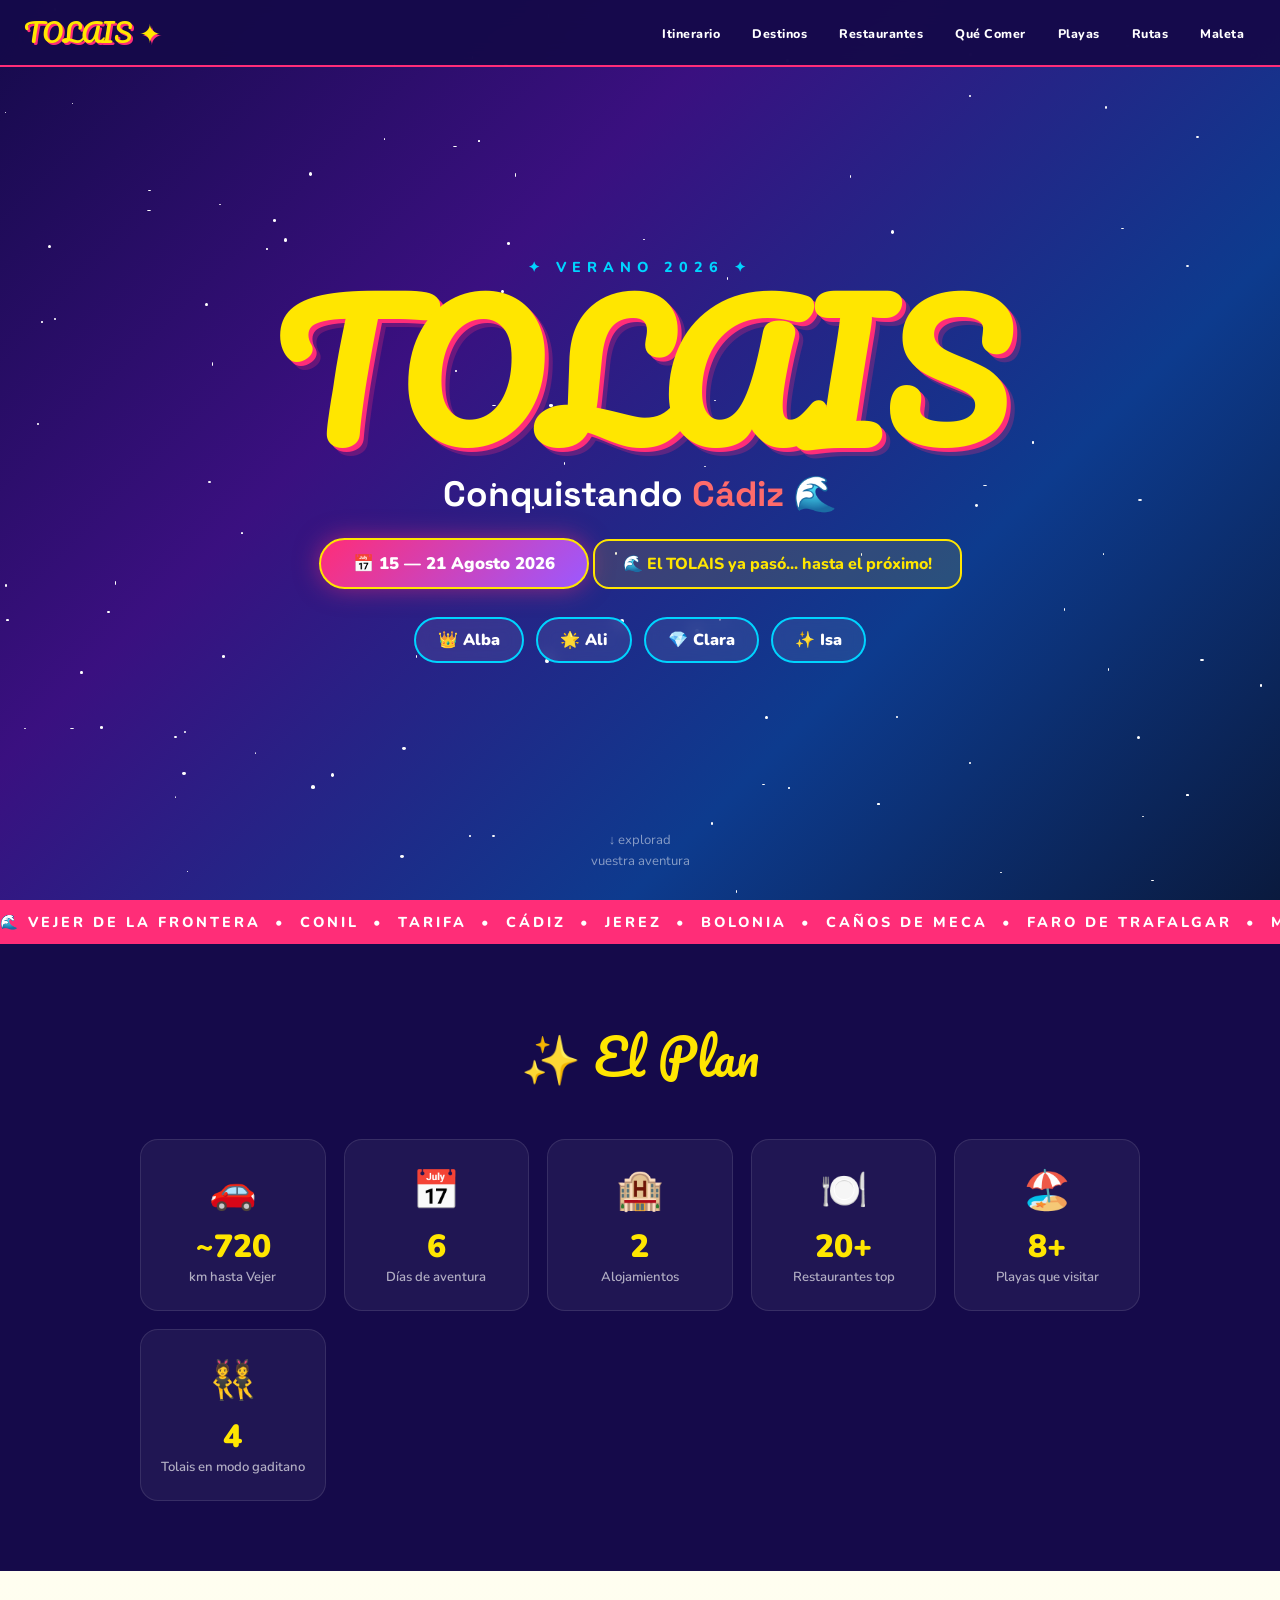
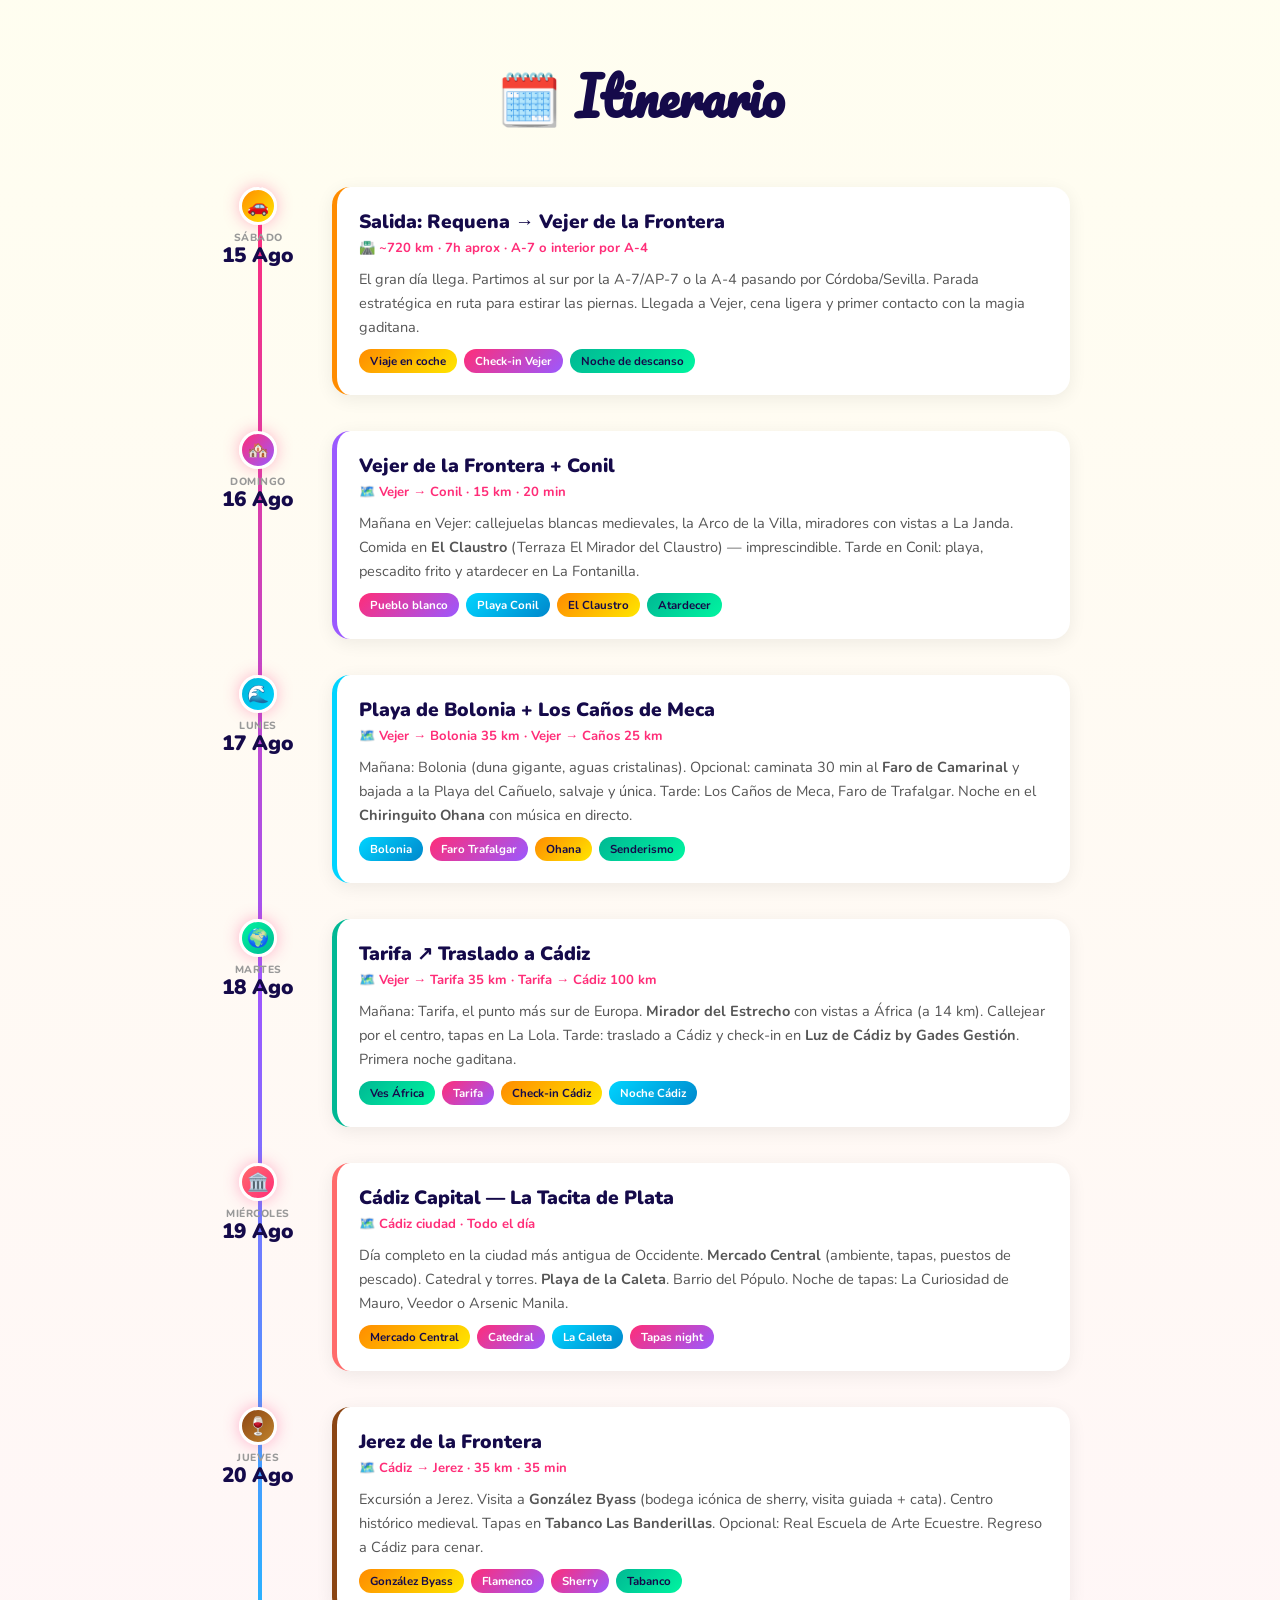
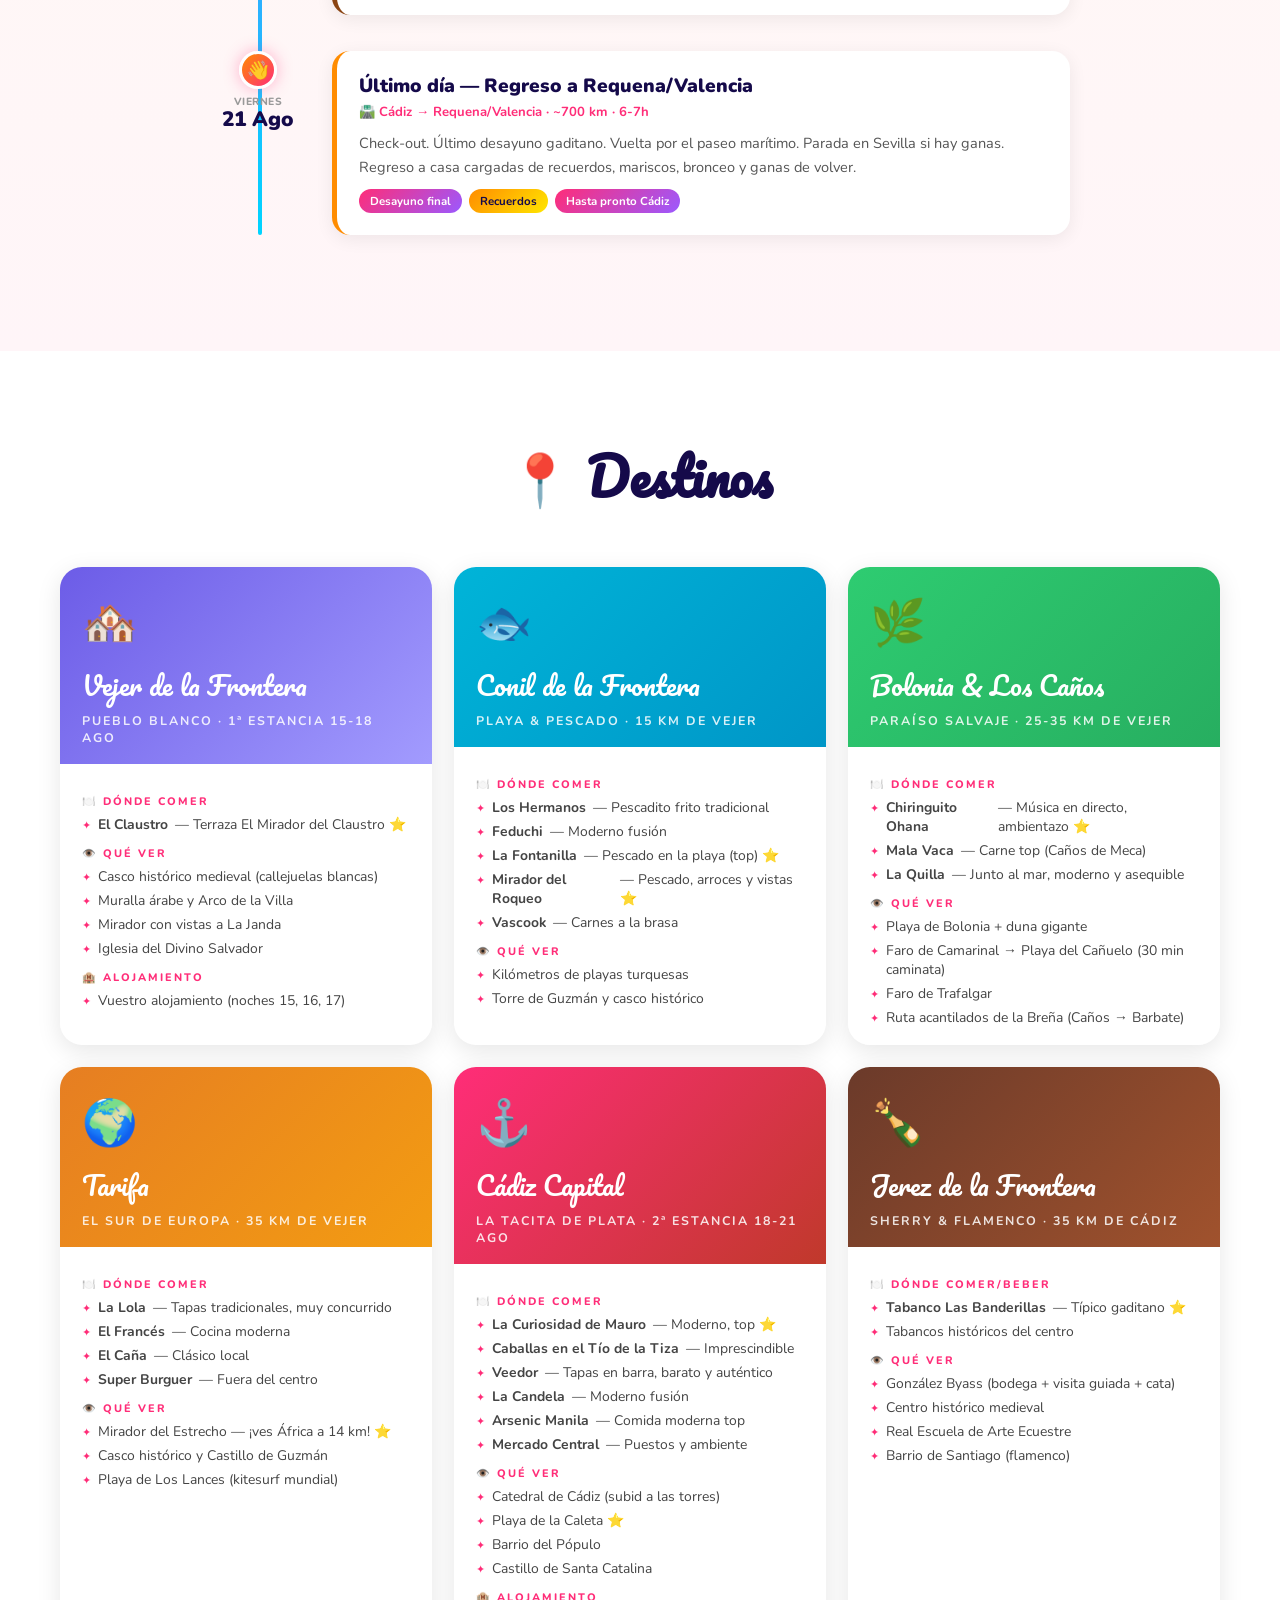
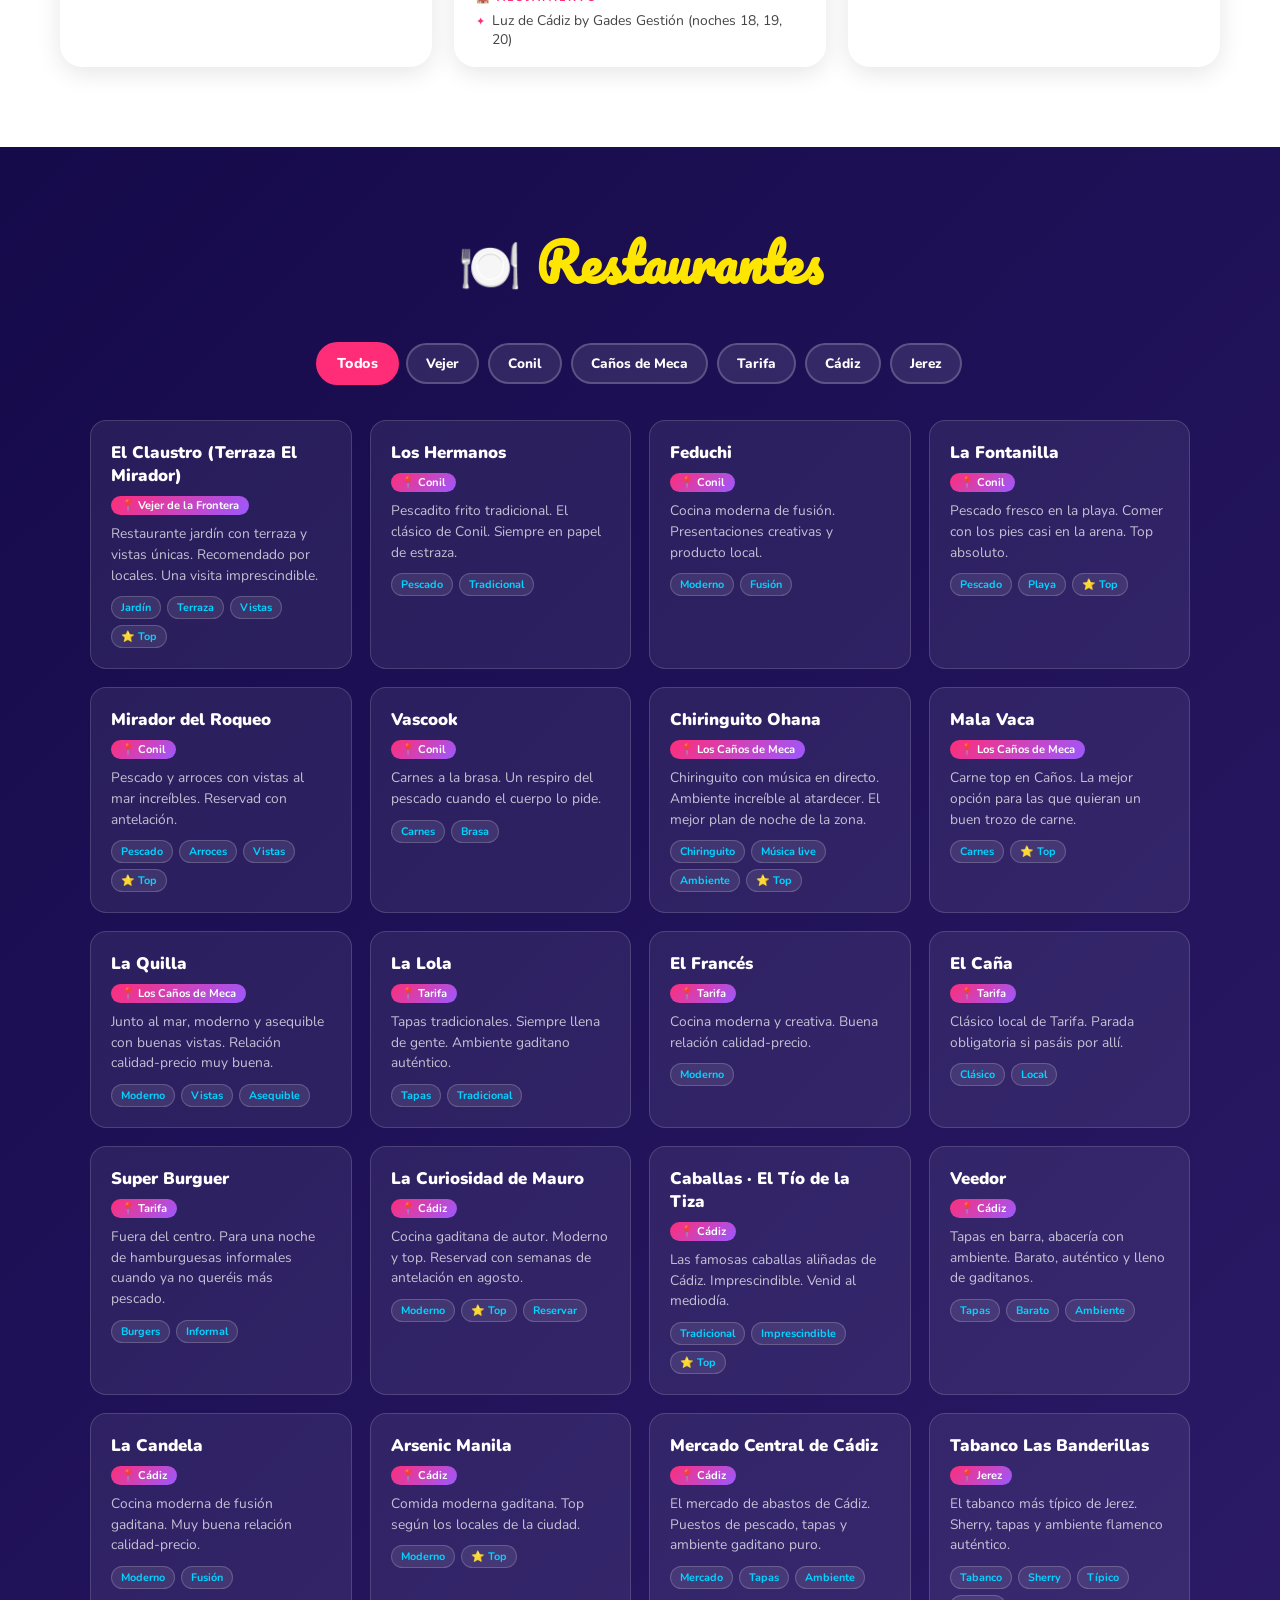
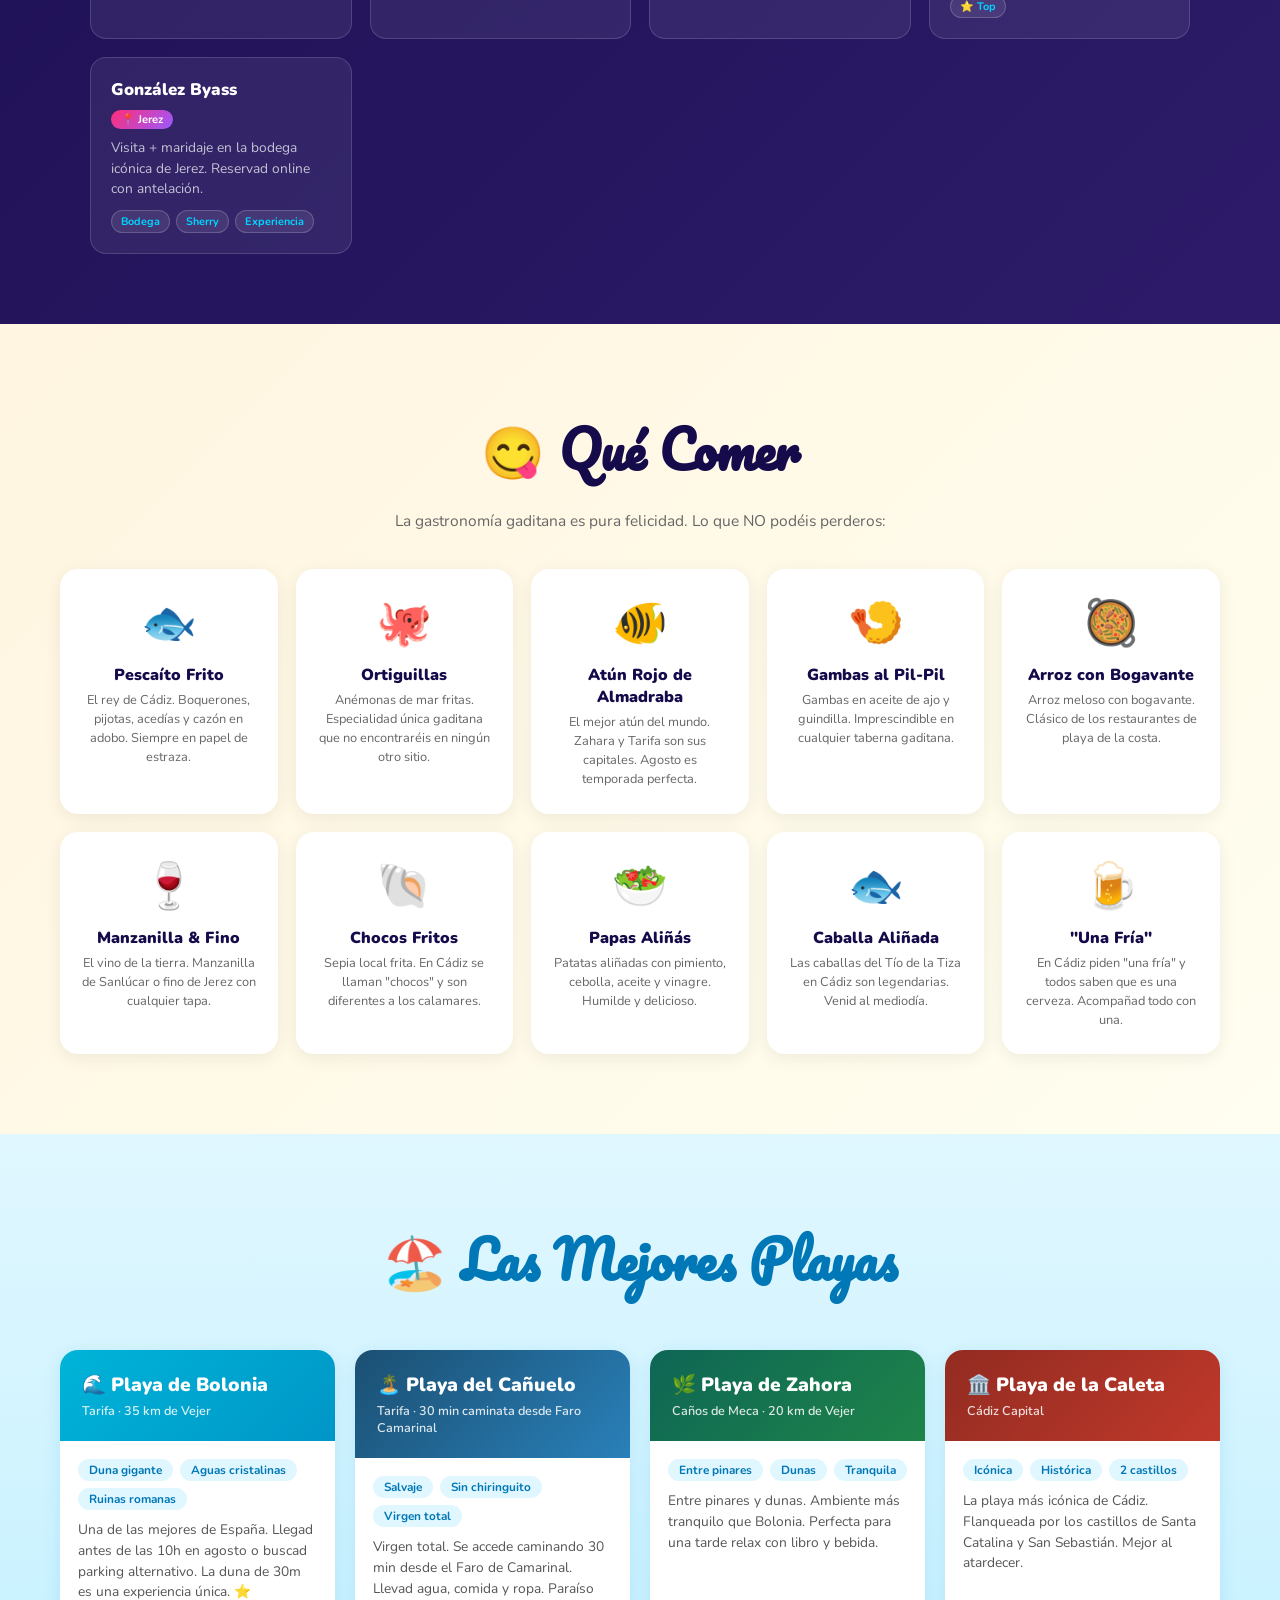
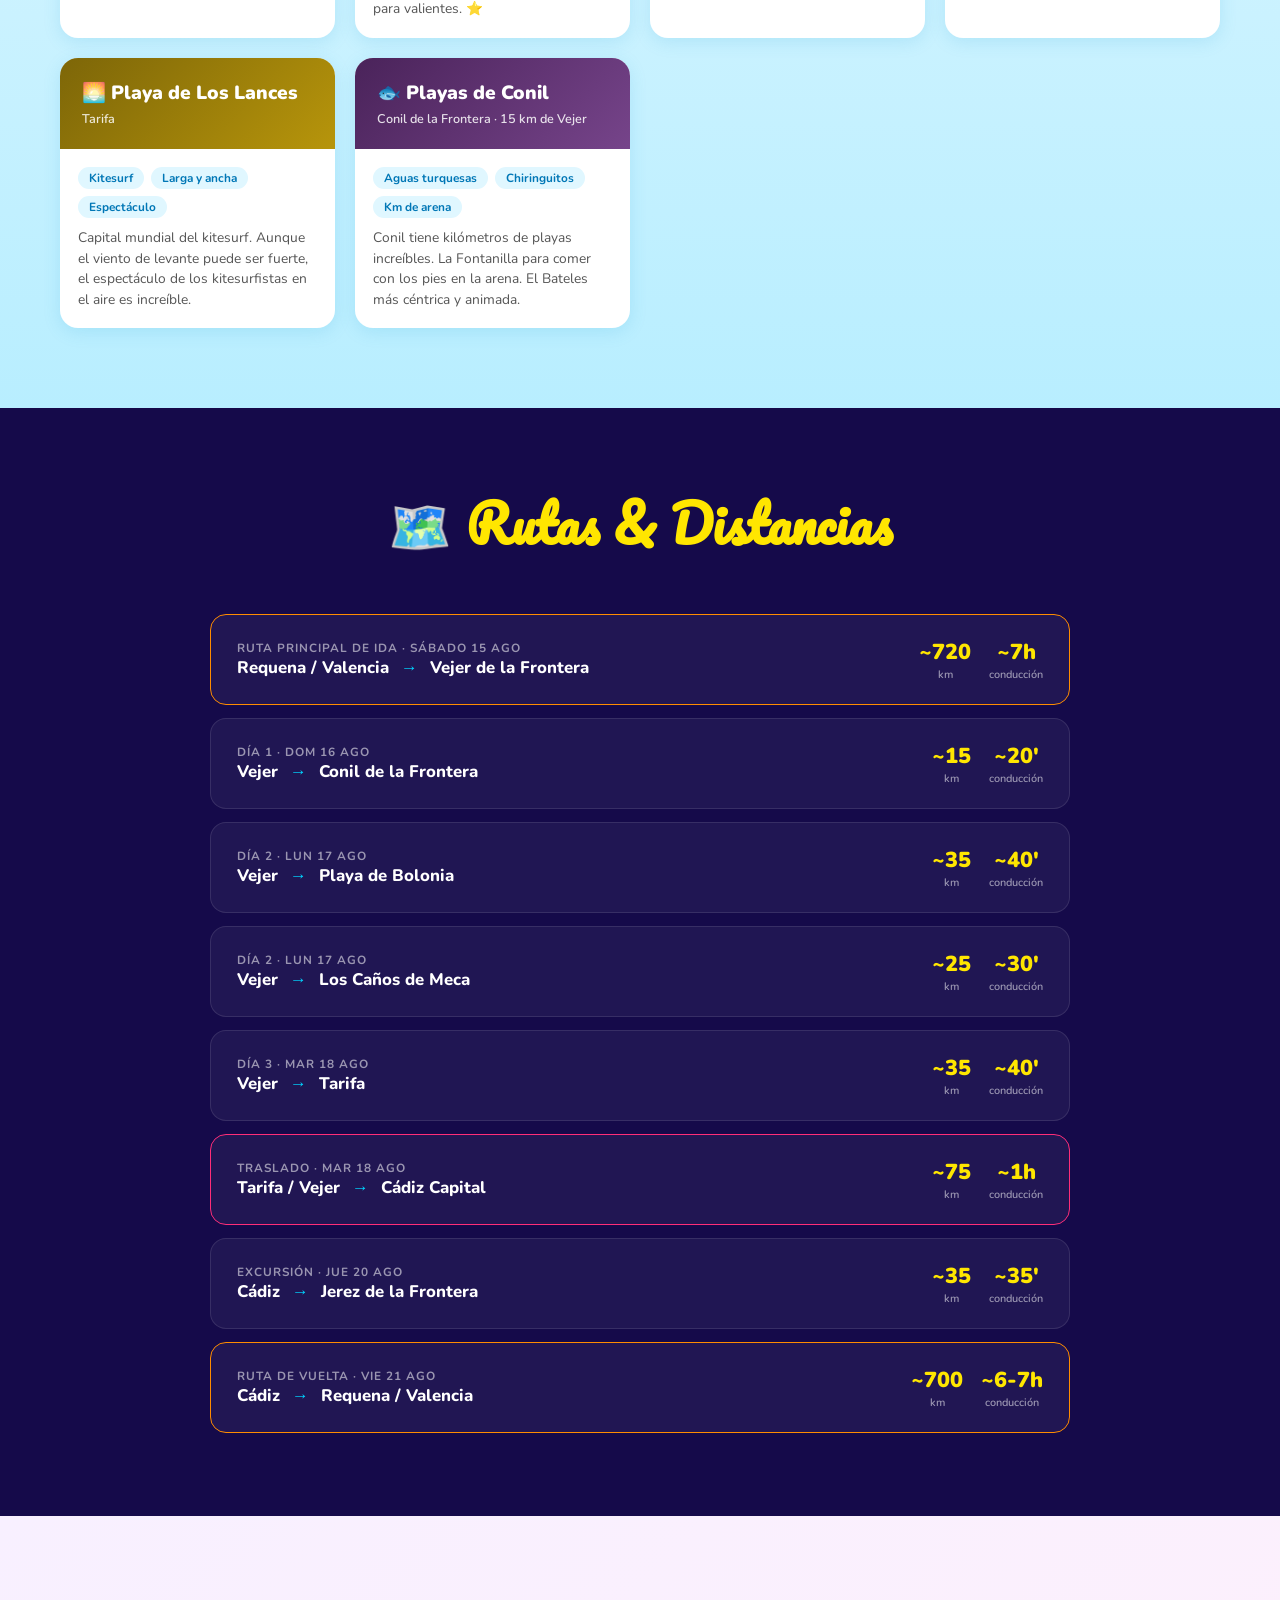
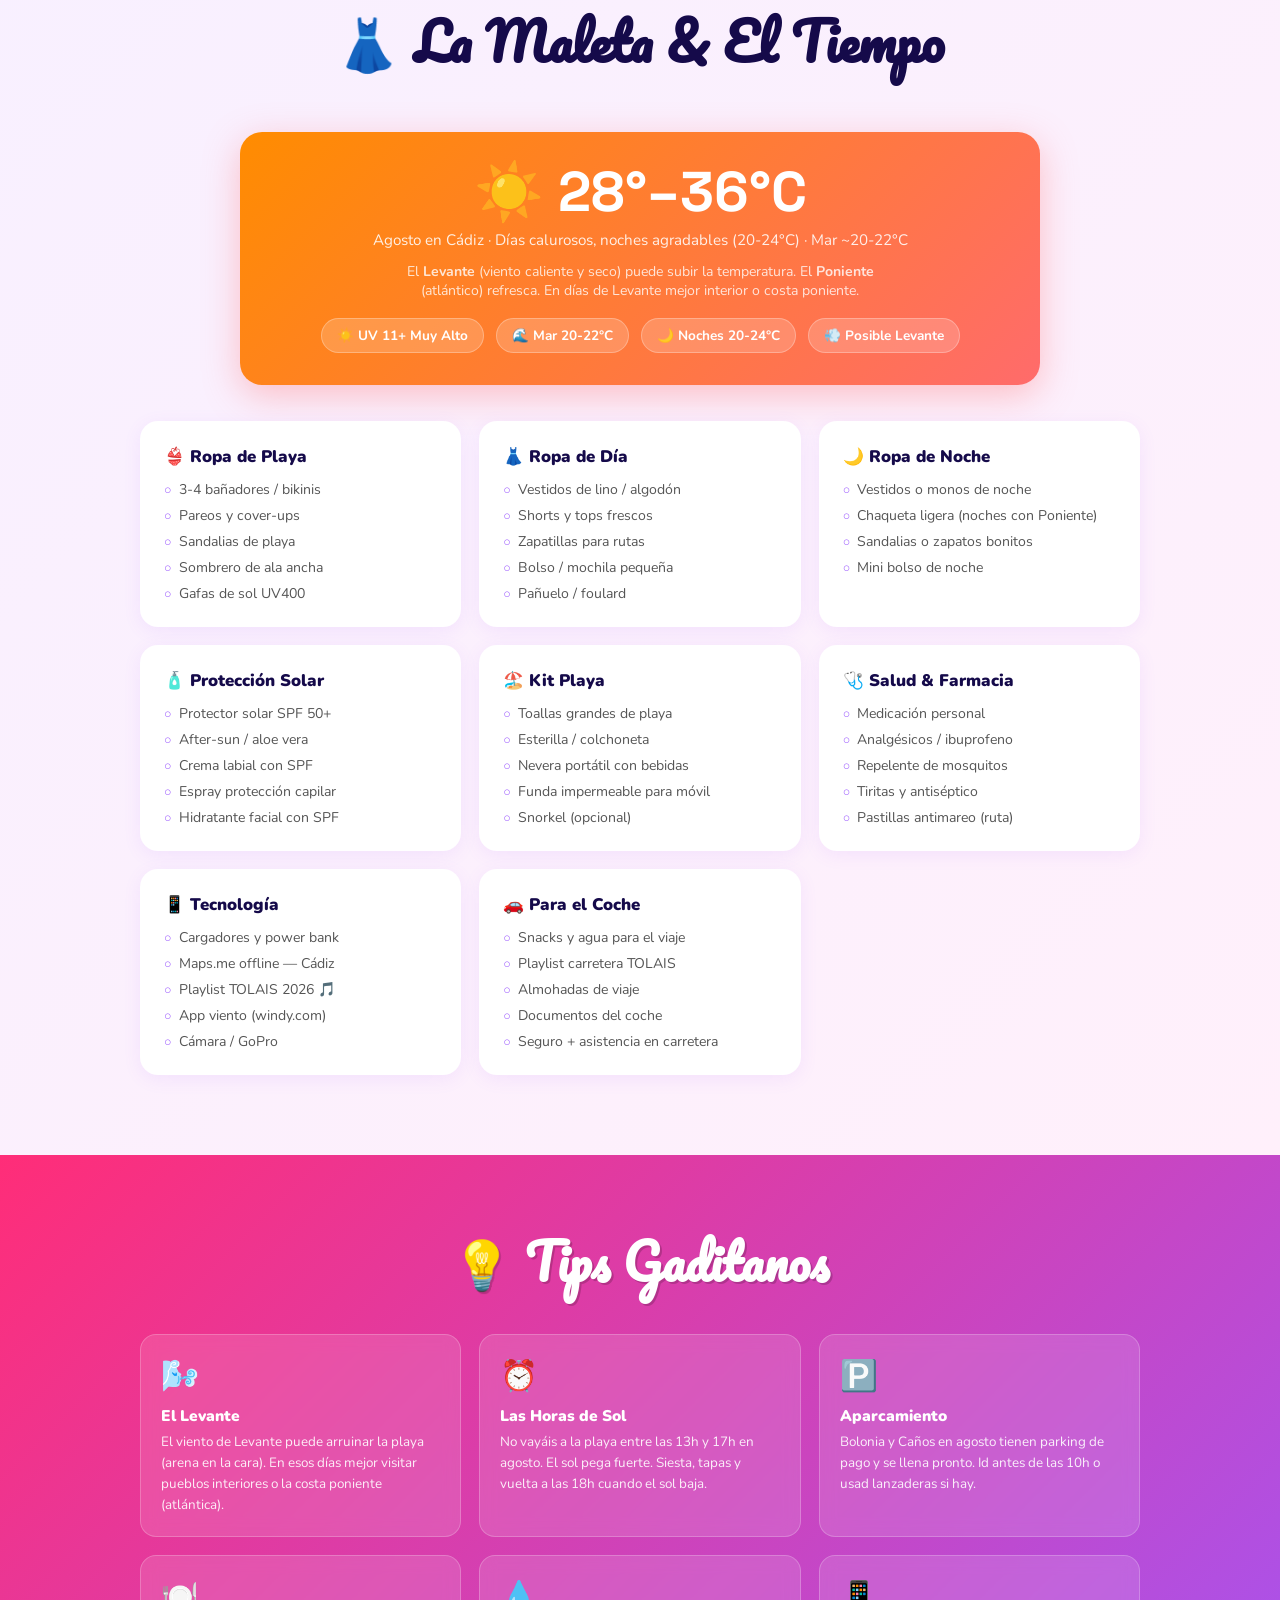
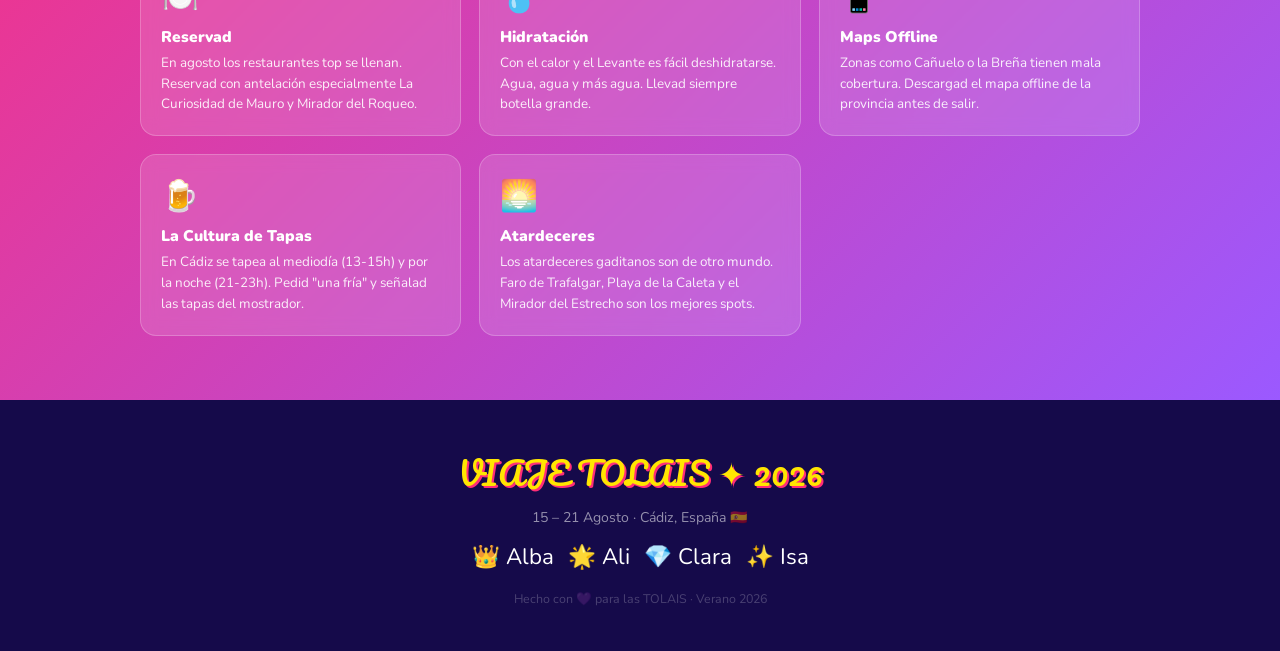
<file: 2608_CadizTolais/index - copia.html>
<!DOCTYPE html>
<html lang="es">
<head>
<meta charset="UTF-8">
<meta name="viewport" content="width=device-width, initial-scale=1.0">
<title>TOLAIS 2026 — Cádiz</title>
<link href="https://fonts.googleapis.com/css2?family=Pacifico&family=Nunito:wght@400;600;700;800;900&family=Space+Grotesk:wght@500;700;900&display=swap" rel="stylesheet">
<style>
:root{
  --pk:#FF2D78;--bl:#00D4FF;--yl:#FFE600;--nv:#150A4A;
  --co:#FF6B6B;--mn:#00F5A0;--pu:#9B59FF;--or:#FF8C00;
  --cr:#FFFEF0;
}
*{margin:0;padding:0;box-sizing:border-box}
html{scroll-behavior:smooth}
body{font-family:'Nunito',sans-serif;background:var(--cr);color:var(--nv);overflow-x:hidden}

/* ── NAV ── */
nav{position:fixed;top:0;width:100%;z-index:1000;background:rgba(21,10,74,.96);backdrop-filter:blur(12px);padding:10px 24px;display:flex;align-items:center;justify-content:space-between;border-bottom:2px solid var(--pk)}
.nav-logo{font-family:'Pacifico',cursive;color:var(--yl);font-size:1.6rem;text-shadow:2px 2px var(--pk)}
.nav-links{display:flex;gap:8px;list-style:none;flex-wrap:wrap}
.nav-links a{color:#fff;text-decoration:none;font-weight:800;font-size:.78rem;padding:5px 11px;border-radius:20px;transition:all .25s;border:1px solid transparent;letter-spacing:.5px}
.nav-links a:hover,.nav-links a.active{background:var(--pk);border-color:var(--yl);transform:scale(1.05)}
@media(max-width:700px){.nav-links{display:none}}

/* ── HERO ── */
.hero{min-height:100vh;background:linear-gradient(135deg,#150A4A 0%,#3A1080 35%,#0D3B8E 70%,#0A1A3E 100%);display:flex;flex-direction:column;align-items:center;justify-content:center;text-align:center;position:relative;overflow:hidden;padding:100px 20px 80px}
#stars{position:absolute;inset:0;pointer-events:none}
.star{position:absolute;background:#fff;border-radius:50%;animation:twinkle 3s infinite alternate}
@keyframes twinkle{from{opacity:.15;transform:scale(1)}to{opacity:1;transform:scale(1.8)}}
.hero-eyebrow{font-size:.9rem;color:var(--bl);font-weight:800;letter-spacing:6px;text-transform:uppercase;margin-bottom:8px}
.hero-title{font-family:'Pacifico',cursive;font-size:clamp(4.5rem,16vw,11rem);color:var(--yl);text-shadow:4px 4px 0 var(--pk),8px 8px 0 rgba(255,45,120,.25);line-height:1;animation:heroPulse 4s ease-in-out infinite}
@keyframes heroPulse{0%,100%{transform:scale(1)}50%{transform:scale(1.02)}}
.hero-sub{font-family:'Space Grotesk',sans-serif;font-size:clamp(1.3rem,4vw,2.2rem);color:#fff;font-weight:700;margin:10px 0 22px}
.hero-sub span{color:var(--co)}
.hero-dates{background:linear-gradient(135deg,var(--pk),var(--pu));color:#fff;padding:12px 32px;border-radius:50px;font-weight:900;font-size:1.05rem;margin-bottom:28px;border:2px solid var(--yl);box-shadow:0 0 25px rgba(255,45,120,.5);display:inline-block}
.countdown-box{background:rgba(255,230,0,.12);border:2px solid var(--yl);border-radius:16px;padding:12px 28px;margin-bottom:28px;display:inline-flex;align-items:center;gap:10px;color:var(--yl);font-weight:800;font-size:1rem}
.crew{display:flex;gap:12px;justify-content:center;flex-wrap:wrap}
.crew-badge{background:rgba(255,255,255,.08);backdrop-filter:blur(8px);border:2px solid var(--bl);color:#fff;padding:10px 22px;border-radius:50px;font-weight:900;font-size:1rem;animation:float 3s ease-in-out infinite}
.crew-badge:nth-child(2){animation-delay:.5s}
.crew-badge:nth-child(3){animation-delay:1s}
.crew-badge:nth-child(4){animation-delay:1.5s}
@keyframes float{0%,100%{transform:translateY(0)}50%{transform:translateY(-9px)}}
.scroll-hint{position:absolute;bottom:28px;left:50%;transform:translateX(-50%);color:rgba(255,255,255,.5);font-size:.82rem;animation:bounce 2.2s infinite;text-align:center;line-height:1.6}
@keyframes bounce{0%,100%{transform:translateX(-50%) translateY(0)}50%{transform:translateX(-50%) translateY(9px)}}

/* ── MARQUEE ── */
.marquee-wrap{background:var(--pk);overflow:hidden;padding:11px 0;white-space:nowrap}
.marquee-inner{display:inline-flex;animation:marquee 28s linear infinite}
.marquee-inner span{font-weight:800;color:#fff;font-size:.9rem;letter-spacing:3px;padding-right:60px}
@keyframes marquee{from{transform:translateX(0)}to{transform:translateX(-50%)}}

/* ── OVERVIEW ── */
.overview{background:var(--nv);padding:70px 20px}
.ov-title{font-family:'Pacifico',cursive;font-size:clamp(1.8rem,5vw,3rem);text-align:center;color:var(--yl);margin-bottom:40px}
.stats-grid{display:grid;grid-template-columns:repeat(auto-fit,minmax(170px,1fr));gap:18px;max-width:1000px;margin:0 auto}
.stat-card{background:rgba(255,255,255,.05);border:1.5px solid rgba(255,255,255,.1);border-radius:18px;padding:24px 18px;text-align:center;transition:all .3s;cursor:default}
.stat-card:hover{transform:translateY(-6px);border-color:var(--pk);background:rgba(255,45,120,.1)}
.stat-icon{font-size:2.4rem;margin-bottom:8px}
.stat-value{font-size:2rem;font-weight:900;color:var(--yl)}
.stat-label{font-size:.82rem;color:rgba(255,255,255,.65);font-weight:600}

/* ── SECTION WRAPPER ── */
.sec{padding:80px 20px;max-width:1200px;margin:0 auto}
.sec-bg-light{background:linear-gradient(180deg,var(--cr),#FFF5F8)}
.sec-bg-ocean{background:linear-gradient(180deg,#E0F7FF,#B8EEFF)}
.sec-bg-dark{background:var(--nv)}
.sec-bg-warm{background:linear-gradient(135deg,#FFF5E0,var(--cr))}
.sec-bg-purple{background:linear-gradient(135deg,#F8F0FF,#FFF0FB)}
.sec-bg-rest{background:linear-gradient(135deg,#150A4A,#2D1B69)}
.sec-title{font-family:'Pacifico',cursive;font-size:clamp(2rem,5vw,3.2rem);text-align:center;margin-bottom:46px;color:var(--nv)}
.sec-title.light{color:var(--yl)}
.sec-title.ocean{color:#0077B6}

/* ── TIMELINE ── */
.timeline{position:relative;max-width:860px;margin:0 auto}
.timeline::before{content:'';position:absolute;left:48px;top:0;bottom:0;width:4px;background:linear-gradient(180deg,var(--pk),var(--pu),var(--bl));border-radius:2px}
.tl-item{display:flex;gap:26px;margin-bottom:36px;align-items:flex-start}
.tl-date{min-width:96px;text-align:center;position:relative;z-index:1}
.tl-dot{width:38px;height:38px;border-radius:50%;display:flex;align-items:center;justify-content:center;font-size:1.1rem;margin:0 auto 5px;border:3px solid #fff;box-shadow:0 0 16px rgba(255,45,120,.35)}
.tl-label{font-size:.65rem;font-weight:800;text-transform:uppercase;color:#999;letter-spacing:.5px}
.tl-num{font-size:1.3rem;font-weight:900;color:var(--nv);line-height:1}
.tl-content{flex:1;background:#fff;border-radius:18px;padding:22px;box-shadow:0 4px 18px rgba(0,0,0,.07);border-left:5px solid var(--pk);transition:all .3s}
.tl-content:hover{transform:translateX(5px);box-shadow:0 10px 28px rgba(0,0,0,.13)}
.tl-content h3{font-size:1.2rem;font-weight:900;color:var(--nv);margin-bottom:4px}
.tl-route{font-size:.82rem;color:var(--pk);font-weight:700;margin-bottom:10px}
.tl-content p{font-size:.91rem;color:#555;line-height:1.65}
.tags{display:flex;gap:7px;flex-wrap:wrap;margin-top:10px}
.tag{padding:4px 11px;border-radius:20px;font-size:.72rem;font-weight:700;color:#fff;background:linear-gradient(135deg,var(--pk),var(--pu))}
.tag.b{background:linear-gradient(135deg,var(--bl),#0088CC)}
.tag.y{background:linear-gradient(135deg,var(--or),var(--yl));color:var(--nv)}
.tag.g{background:linear-gradient(135deg,#00B894,var(--mn));color:var(--nv)}
@media(max-width:600px){.timeline::before{left:18px}.tl-date{min-width:58px}.tl-item{gap:12px}}

/* ── DESTINATIONS ── */
.dest-grid{display:grid;grid-template-columns:repeat(auto-fill,minmax(310px,1fr));gap:22px}
.dest-card{border-radius:22px;overflow:hidden;box-shadow:0 6px 24px rgba(0,0,0,.1);transition:all .38s;cursor:default}
.dest-card:hover{transform:translateY(-10px);box-shadow:0 18px 46px rgba(0,0,0,.18)}
.dest-head{padding:26px 22px 18px;color:#fff}
.dest-emoji{font-size:2.8rem;margin-bottom:8px;display:block}
.dest-name{font-family:'Pacifico',cursive;font-size:1.65rem;margin-bottom:4px}
.dest-type{font-size:.78rem;opacity:.85;font-weight:700;letter-spacing:2px;text-transform:uppercase}
.dest-body{background:#fff;padding:18px 22px}
.dest-lbl{font-size:.68rem;font-weight:800;text-transform:uppercase;letter-spacing:2px;color:var(--pk);margin-bottom:6px;margin-top:12px}
.dest-list{list-style:none;display:flex;flex-direction:column;gap:5px}
.dest-list li{font-size:.87rem;color:#444;display:flex;align-items:flex-start;gap:7px}
.dest-list li::before{content:'✦';color:var(--pk);font-size:.66rem;margin-top:3px;flex-shrink:0}

/* ── RESTAURANTS ── */
.rest-tabs{display:flex;gap:9px;flex-wrap:wrap;justify-content:center;margin-bottom:36px}
.tab-btn{background:rgba(255,255,255,.1);border:2px solid rgba(255,255,255,.2);color:#fff;padding:9px 18px;border-radius:28px;cursor:pointer;font-family:'Nunito',sans-serif;font-weight:800;font-size:.85rem;transition:all .25s}
.tab-btn:hover,.tab-btn.active{background:var(--pk);border-color:var(--pk);transform:scale(1.05)}
.rest-grid{display:grid;grid-template-columns:repeat(auto-fill,minmax(240px,1fr));gap:18px;max-width:1100px;margin:0 auto}
.rest-card{background:rgba(255,255,255,.07);border:1px solid rgba(255,255,255,.15);border-radius:16px;padding:20px;transition:all .28s}
.rest-card:hover{background:rgba(255,255,255,.12);transform:translateY(-5px);border-color:var(--pk)}
.rest-name{font-size:1.05rem;font-weight:900;margin-bottom:6px;color:#fff}
.rest-badge{display:inline-block;background:linear-gradient(135deg,var(--pk),var(--pu));color:#fff;padding:2px 10px;border-radius:18px;font-size:.7rem;font-weight:700;margin-bottom:9px}
.rest-desc{font-size:.86rem;color:rgba(255,255,255,.72);line-height:1.5}
.rest-types{display:flex;gap:6px;flex-wrap:wrap;margin-top:10px}
.rest-chip{background:rgba(255,255,255,.09);border:1px solid rgba(255,255,255,.18);color:var(--bl);padding:3px 9px;border-radius:14px;font-size:.68rem;font-weight:700}

/* ── FOOD ── */
.food-grid{display:grid;grid-template-columns:repeat(auto-fill,minmax(195px,1fr));gap:18px}
.food-card{background:#fff;border-radius:18px;padding:22px 18px;text-align:center;box-shadow:0 4px 18px rgba(0,0,0,.07);transition:all .3s;border:2px solid transparent}
.food-card:hover{transform:translateY(-8px) rotate(-1.5deg);border-color:var(--or);box-shadow:0 14px 32px rgba(255,140,0,.2)}
.food-emoji{font-size:2.8rem;margin-bottom:10px;display:block}
.food-name{font-weight:900;font-size:1rem;color:var(--nv);margin-bottom:5px}
.food-desc{font-size:.8rem;color:#666;line-height:1.5}

/* ── BEACHES ── */
.beach-grid{display:grid;grid-template-columns:repeat(auto-fill,minmax(275px,1fr));gap:20px}
.beach-card{background:#fff;border-radius:18px;overflow:hidden;box-shadow:0 4px 18px rgba(0,150,200,.13);transition:all .3s}
.beach-card:hover{transform:translateY(-8px);box-shadow:0 14px 36px rgba(0,150,200,.22)}
.beach-head{padding:22px;color:#fff}
.beach-name{font-size:1.2rem;font-weight:900;margin-bottom:4px}
.beach-loc{font-size:.79rem;opacity:.85;font-weight:600}
.beach-body{padding:18px}
.beach-feats{display:flex;gap:7px;flex-wrap:wrap;margin-bottom:10px}
.beach-feat{background:#E0F7FF;color:#0077B6;padding:3px 11px;border-radius:14px;font-size:.74rem;font-weight:700}
.beach-tip{font-size:.86rem;color:#555;line-height:1.5}

/* ── ROUTES ── */
.route-card{background:rgba(255,255,255,.05);border:1.5px solid rgba(255,255,255,.1);border-radius:16px;padding:22px 26px;margin-bottom:13px;max-width:860px;margin-left:auto;margin-right:auto;display:flex;align-items:center;gap:20px;transition:all .28s}
.route-card:hover{background:rgba(255,255,255,.1);border-color:var(--bl);transform:scale(1.01)}
.route-from-to{flex:1}
.route-from{font-size:.74rem;color:rgba(255,255,255,.55);text-transform:uppercase;font-weight:700;letter-spacing:1px}
.route-cities{font-size:1.05rem;font-weight:800;color:#fff}
.route-cities .arr{color:var(--bl);margin:0 7px}
.route-stats{display:flex;gap:18px;align-items:center;flex-shrink:0}
.route-stat{text-align:center}
.route-val{font-size:1.35rem;font-weight:900;color:var(--yl)}
.route-lbl{font-size:.68rem;color:rgba(255,255,255,.55);font-weight:600}
@media(max-width:580px){.route-card{flex-direction:column}.route-stats{justify-content:center}}

/* ── PACKING ── */
.weather-card{background:linear-gradient(135deg,var(--or),var(--co));color:#fff;border-radius:22px;padding:32px;max-width:800px;margin:0 auto 36px;text-align:center;box-shadow:0 10px 36px rgba(255,107,107,.38)}
.weather-temp{font-size:3.5rem;font-weight:900;font-family:'Space Grotesk',sans-serif;line-height:1}
.weather-conds{display:flex;gap:12px;justify-content:center;flex-wrap:wrap;margin-top:18px}
.weather-cond{background:rgba(255,255,255,.18);border:1px solid rgba(255,255,255,.28);padding:7px 15px;border-radius:20px;font-size:.85rem;font-weight:700}
.pack-grid{display:grid;grid-template-columns:repeat(auto-fill,minmax(240px,1fr));gap:18px;max-width:1000px;margin:0 auto}
.pack-cat{background:#fff;border-radius:18px;padding:22px;box-shadow:0 4px 18px rgba(155,89,255,.09);border:2px solid transparent;transition:all .28s}
.pack-cat:hover{border-color:var(--pu);transform:translateY(-5px)}
.pack-cat h3{font-size:1.05rem;font-weight:900;color:var(--nv);margin-bottom:12px;display:flex;align-items:center;gap:8px}
.pack-cat ul{list-style:none;display:flex;flex-direction:column;gap:7px}
.pack-cat li{font-size:.88rem;color:#555;display:flex;align-items:flex-start;gap:7px}
.pack-cat li::before{content:'○';color:var(--pu);font-size:.78rem;margin-top:1px}

/* ── TIPS ── */
.tips-section{background:linear-gradient(135deg,var(--pk),var(--pu));padding:64px 20px;color:#fff;text-align:center}
.tips-title{font-family:'Pacifico',cursive;font-size:clamp(2rem,5vw,3rem);margin-bottom:30px;text-shadow:2px 2px rgba(0,0,0,.18)}
.tips-grid{display:grid;grid-template-columns:repeat(auto-fill,minmax(240px,1fr));gap:18px;max-width:1000px;margin:0 auto}
.tip-card{background:rgba(255,255,255,.13);border:1px solid rgba(255,255,255,.22);border-radius:16px;padding:20px;text-align:left;transition:all .28s;backdrop-filter:blur(8px)}
.tip-card:hover{background:rgba(255,255,255,.22);transform:translateY(-5px)}
.tip-icon{font-size:1.9rem;margin-bottom:8px}
.tip-title{font-weight:900;font-size:.97rem;margin-bottom:6px}
.tip-text{font-size:.84rem;opacity:.9;line-height:1.55}

/* ── FOOTER ── */
footer{background:var(--nv);color:#fff;text-align:center;padding:44px 20px}
.footer-title{font-family:'Pacifico',cursive;font-size:2rem;color:var(--yl);margin-bottom:8px;text-shadow:2px 2px var(--pk)}
footer p{color:rgba(255,255,255,.55);font-size:.88rem}
.footer-crew{display:flex;gap:14px;justify-content:center;margin-top:14px;flex-wrap:wrap;font-size:1.4rem}

/* ── ANIMATIONS ── */
.fade-in{opacity:0;transform:translateY(28px);transition:opacity .55s ease,transform .55s ease}
.fade-in.visible{opacity:1;transform:translateY(0)}
</style>
</head>
<body>

<nav>
  <div class="nav-logo">TOLAIS ✦</div>
  <ul class="nav-links">
    <li><a href="#itinerario">Itinerario</a></li>
    <li><a href="#destinos">Destinos</a></li>
    <li><a href="#restaurantes">Restaurantes</a></li>
    <li><a href="#comer">Qué Comer</a></li>
    <li><a href="#playas">Playas</a></li>
    <li><a href="#rutas">Rutas</a></li>
    <li><a href="#maleta">Maleta</a></li>
  </ul>
</nav>

<!-- HERO -->
<section class="hero">
  <div id="stars"></div>
  <div style="position:relative;z-index:2">
    <p class="hero-eyebrow">✦ Verano 2026 ✦</p>
    <h1 class="hero-title">TOLAIS</h1>
    <h2 class="hero-sub">Conquistando <span>Cádiz</span> 🌊</h2>
    <div class="hero-dates">📅 15 — 21 Agosto 2026</div>
    <div class="countdown-box" id="countdown">⏳ Calculando días...</div>
    <div class="crew">
      <div class="crew-badge">👑 Alba</div>
      <div class="crew-badge">🌟 Ali</div>
      <div class="crew-badge">💎 Clara</div>
      <div class="crew-badge">✨ Isa</div>
    </div>
  </div>
  <div class="scroll-hint">↓ explorad<br>vuestra aventura</div>
</section>

<!-- MARQUEE -->
<div class="marquee-wrap">
  <div class="marquee-inner">
    <span>🌊 VEJER DE LA FRONTERA &nbsp;•&nbsp; CONIL &nbsp;•&nbsp; TARIFA &nbsp;•&nbsp; CÁDIZ &nbsp;•&nbsp; JEREZ &nbsp;•&nbsp; BOLONIA &nbsp;•&nbsp; CAÑOS DE MECA &nbsp;•&nbsp; FARO DE TRAFALGAR &nbsp;•&nbsp; MIRADOR DEL ESTRECHO &nbsp;•&nbsp; TOLAIS 2026 🌞 &nbsp;&nbsp;&nbsp;&nbsp;&nbsp;</span>
    <span>🌊 VEJER DE LA FRONTERA &nbsp;•&nbsp; CONIL &nbsp;•&nbsp; TARIFA &nbsp;•&nbsp; CÁDIZ &nbsp;•&nbsp; JEREZ &nbsp;•&nbsp; BOLONIA &nbsp;•&nbsp; CAÑOS DE MECA &nbsp;•&nbsp; FARO DE TRAFALGAR &nbsp;•&nbsp; MIRADOR DEL ESTRECHO &nbsp;•&nbsp; TOLAIS 2026 🌞 &nbsp;&nbsp;&nbsp;&nbsp;&nbsp;</span>
  </div>
</div>

<!-- OVERVIEW -->
<div class="overview" id="overview">
  <div class="ov-title">✨ El Plan</div>
  <div class="stats-grid">
    <div class="stat-card"><div class="stat-icon">🚗</div><div class="stat-value">~720</div><div class="stat-label">km hasta Vejer</div></div>
    <div class="stat-card"><div class="stat-icon">📅</div><div class="stat-value">6</div><div class="stat-label">Días de aventura</div></div>
    <div class="stat-card"><div class="stat-icon">🏨</div><div class="stat-value">2</div><div class="stat-label">Alojamientos</div></div>
    <div class="stat-card"><div class="stat-icon">🍽️</div><div class="stat-value">20+</div><div class="stat-label">Restaurantes top</div></div>
    <div class="stat-card"><div class="stat-icon">🏖️</div><div class="stat-value">8+</div><div class="stat-label">Playas que visitar</div></div>
    <div class="stat-card"><div class="stat-icon">👯</div><div class="stat-value">4</div><div class="stat-label">Tolais en modo gaditano</div></div>
  </div>
</div>

<!-- ITINERARIO -->
<div class="sec-bg-light" id="itinerario">
<div class="sec">
  <h2 class="sec-title">🗓️ Itinerario</h2>
  <div class="timeline">

    <div class="tl-item fade-in">
      <div class="tl-date">
        <div class="tl-dot" style="background:linear-gradient(135deg,#FF8C00,#FFE600)">🚗</div>
        <div class="tl-label">Sábado</div><div class="tl-num">15 Ago</div>
      </div>
      <div class="tl-content" style="border-left-color:var(--or)">
        <h3>Salida: Requena → Vejer de la Frontera</h3>
        <div class="tl-route">🛣️ ~720 km · 7h aprox · A-7 o interior por A-4</div>
        <p>El gran día llega. Partimos al sur por la A-7/AP-7 o la A-4 pasando por Córdoba/Sevilla. Parada estratégica en ruta para estirar las piernas. Llegada a Vejer, cena ligera y primer contacto con la magia gaditana.</p>
        <div class="tags"><span class="tag y">Viaje en coche</span><span class="tag">Check-in Vejer</span><span class="tag g">Noche de descanso</span></div>
      </div>
    </div>

    <div class="tl-item fade-in">
      <div class="tl-date">
        <div class="tl-dot" style="background:linear-gradient(135deg,var(--pk),var(--pu))">🏘️</div>
        <div class="tl-label">Domingo</div><div class="tl-num">16 Ago</div>
      </div>
      <div class="tl-content" style="border-left-color:var(--pu)">
        <h3>Vejer de la Frontera + Conil</h3>
        <div class="tl-route">🗺️ Vejer → Conil · 15 km · 20 min</div>
        <p>Mañana en Vejer: callejuelas blancas medievales, la Arco de la Villa, miradores con vistas a La Janda. Comida en <strong>El Claustro</strong> (Terraza El Mirador del Claustro) — imprescindible. Tarde en Conil: playa, pescadito frito y atardecer en La Fontanilla.</p>
        <div class="tags"><span class="tag">Pueblo blanco</span><span class="tag b">Playa Conil</span><span class="tag y">El Claustro</span><span class="tag g">Atardecer</span></div>
      </div>
    </div>

    <div class="tl-item fade-in">
      <div class="tl-date">
        <div class="tl-dot" style="background:linear-gradient(135deg,#00B4D8,var(--bl))">🌊</div>
        <div class="tl-label">Lunes</div><div class="tl-num">17 Ago</div>
      </div>
      <div class="tl-content" style="border-left-color:var(--bl)">
        <h3>Playa de Bolonia + Los Caños de Meca</h3>
        <div class="tl-route">🗺️ Vejer → Bolonia 35 km · Vejer → Caños 25 km</div>
        <p>Mañana: Bolonia (duna gigante, aguas cristalinas). Opcional: caminata 30 min al <strong>Faro de Camarinal</strong> y bajada a la Playa del Cañuelo, salvaje y única. Tarde: Los Caños de Meca, Faro de Trafalgar. Noche en el <strong>Chiringuito Ohana</strong> con música en directo.</p>
        <div class="tags"><span class="tag b">Bolonia</span><span class="tag">Faro Trafalgar</span><span class="tag y">Ohana</span><span class="tag g">Senderismo</span></div>
      </div>
    </div>

    <div class="tl-item fade-in">
      <div class="tl-date">
        <div class="tl-dot" style="background:linear-gradient(135deg,var(--mn),#00B894)">🌍</div>
        <div class="tl-label">Martes</div><div class="tl-num">18 Ago</div>
      </div>
      <div class="tl-content" style="border-left-color:#00B894">
        <h3>Tarifa ↗ Traslado a Cádiz</h3>
        <div class="tl-route">🗺️ Vejer → Tarifa 35 km · Tarifa → Cádiz 100 km</div>
        <p>Mañana: Tarifa, el punto más sur de Europa. <strong>Mirador del Estrecho</strong> con vistas a África (a 14 km). Callejear por el centro, tapas en La Lola. Tarde: traslado a Cádiz y check-in en <strong>Luz de Cádiz by Gades Gestión</strong>. Primera noche gaditana.</p>
        <div class="tags"><span class="tag g">Ves África</span><span class="tag">Tarifa</span><span class="tag y">Check-in Cádiz</span><span class="tag b">Noche Cádiz</span></div>
      </div>
    </div>

    <div class="tl-item fade-in">
      <div class="tl-date">
        <div class="tl-dot" style="background:linear-gradient(135deg,var(--co),var(--pk))">🏛️</div>
        <div class="tl-label">Miércoles</div><div class="tl-num">19 Ago</div>
      </div>
      <div class="tl-content" style="border-left-color:var(--co)">
        <h3>Cádiz Capital — La Tacita de Plata</h3>
        <div class="tl-route">🗺️ Cádiz ciudad · Todo el día</div>
        <p>Día completo en la ciudad más antigua de Occidente. <strong>Mercado Central</strong> (ambiente, tapas, puestos de pescado). Catedral y torres. <strong>Playa de la Caleta</strong>. Barrio del Pópulo. Noche de tapas: La Curiosidad de Mauro, Veedor o Arsenic Manila.</p>
        <div class="tags"><span class="tag y">Mercado Central</span><span class="tag">Catedral</span><span class="tag b">La Caleta</span><span class="tag">Tapas night</span></div>
      </div>
    </div>

    <div class="tl-item fade-in">
      <div class="tl-date">
        <div class="tl-dot" style="background:linear-gradient(135deg,#8B4513,#C0832D)">🍷</div>
        <div class="tl-label">Jueves</div><div class="tl-num">20 Ago</div>
      </div>
      <div class="tl-content" style="border-left-color:#8B4513">
        <h3>Jerez de la Frontera</h3>
        <div class="tl-route">🗺️ Cádiz → Jerez · 35 km · 35 min</div>
        <p>Excursión a Jerez. Visita a <strong>González Byass</strong> (bodega icónica de sherry, visita guiada + cata). Centro histórico medieval. Tapas en <strong>Tabanco Las Banderillas</strong>. Opcional: Real Escuela de Arte Ecuestre. Regreso a Cádiz para cenar.</p>
        <div class="tags"><span class="tag y">González Byass</span><span class="tag">Flamenco</span><span class="tag">Sherry</span><span class="tag g">Tabanco</span></div>
      </div>
    </div>

    <div class="tl-item fade-in">
      <div class="tl-date">
        <div class="tl-dot" style="background:linear-gradient(135deg,var(--or),var(--pk))">👋</div>
        <div class="tl-label">Viernes</div><div class="tl-num">21 Ago</div>
      </div>
      <div class="tl-content" style="border-left-color:var(--or)">
        <h3>Último día — Regreso a Requena/Valencia</h3>
        <div class="tl-route">🛣️ Cádiz → Requena/Valencia · ~700 km · 6-7h</div>
        <p>Check-out. Último desayuno gaditano. Vuelta por el paseo marítimo. Parada en Sevilla si hay ganas. Regreso a casa cargadas de recuerdos, mariscos, bronceo y ganas de volver.</p>
        <div class="tags"><span class="tag">Desayuno final</span><span class="tag y">Recuerdos</span><span class="tag">Hasta pronto Cádiz</span></div>
      </div>
    </div>

  </div>
</div>
</div>

<!-- DESTINOS -->
<div style="background:#fff" id="destinos">
<div class="sec">
  <h2 class="sec-title">📍 Destinos</h2>
  <div class="dest-grid">

    <div class="dest-card fade-in">
      <div class="dest-head" style="background:linear-gradient(135deg,#6C5CE7,#A29BFE)">
        <span class="dest-emoji">🏘️</span>
        <div class="dest-name">Vejer de la Frontera</div>
        <div class="dest-type">Pueblo blanco · 1ª estancia 15-18 Ago</div>
      </div>
      <div class="dest-body">
        <div class="dest-lbl">🍽️ Dónde comer</div>
        <ul class="dest-list">
          <li><strong>El Claustro</strong> — Terraza El Mirador del Claustro ⭐</li>
        </ul>
        <div class="dest-lbl">👁️ Qué ver</div>
        <ul class="dest-list">
          <li>Casco histórico medieval (callejuelas blancas)</li>
          <li>Muralla árabe y Arco de la Villa</li>
          <li>Mirador con vistas a La Janda</li>
          <li>Iglesia del Divino Salvador</li>
        </ul>
        <div class="dest-lbl">🏨 Alojamiento</div>
        <ul class="dest-list"><li>Vuestro alojamiento (noches 15, 16, 17)</li></ul>
      </div>
    </div>

    <div class="dest-card fade-in">
      <div class="dest-head" style="background:linear-gradient(135deg,#00B4D8,#0096C7)">
        <span class="dest-emoji">🐟</span>
        <div class="dest-name">Conil de la Frontera</div>
        <div class="dest-type">Playa & Pescado · 15 km de Vejer</div>
      </div>
      <div class="dest-body">
        <div class="dest-lbl">🍽️ Dónde comer</div>
        <ul class="dest-list">
          <li><strong>Los Hermanos</strong> — Pescadito frito tradicional</li>
          <li><strong>Feduchi</strong> — Moderno fusión</li>
          <li><strong>La Fontanilla</strong> — Pescado en la playa (top) ⭐</li>
          <li><strong>Mirador del Roqueo</strong> — Pescado, arroces y vistas ⭐</li>
          <li><strong>Vascook</strong> — Carnes a la brasa</li>
        </ul>
        <div class="dest-lbl">👁️ Qué ver</div>
        <ul class="dest-list">
          <li>Kilómetros de playas turquesas</li>
          <li>Torre de Guzmán y casco histórico</li>
        </ul>
      </div>
    </div>

    <div class="dest-card fade-in">
      <div class="dest-head" style="background:linear-gradient(135deg,#2ECC71,#27AE60)">
        <span class="dest-emoji">🌿</span>
        <div class="dest-name">Bolonia & Los Caños</div>
        <div class="dest-type">Paraíso salvaje · 25-35 km de Vejer</div>
      </div>
      <div class="dest-body">
        <div class="dest-lbl">🍽️ Dónde comer</div>
        <ul class="dest-list">
          <li><strong>Chiringuito Ohana</strong> — Música en directo, ambientazo ⭐</li>
          <li><strong>Mala Vaca</strong> — Carne top (Caños de Meca)</li>
          <li><strong>La Quilla</strong> — Junto al mar, moderno y asequible</li>
        </ul>
        <div class="dest-lbl">👁️ Qué ver</div>
        <ul class="dest-list">
          <li>Playa de Bolonia + duna gigante</li>
          <li>Faro de Camarinal → Playa del Cañuelo (30 min caminata)</li>
          <li>Faro de Trafalgar</li>
          <li>Ruta acantilados de la Breña (Caños → Barbate)</li>
        </ul>
      </div>
    </div>

    <div class="dest-card fade-in">
      <div class="dest-head" style="background:linear-gradient(135deg,#E67E22,#F39C12)">
        <span class="dest-emoji">🌍</span>
        <div class="dest-name">Tarifa</div>
        <div class="dest-type">El sur de Europa · 35 km de Vejer</div>
      </div>
      <div class="dest-body">
        <div class="dest-lbl">🍽️ Dónde comer</div>
        <ul class="dest-list">
          <li><strong>La Lola</strong> — Tapas tradicionales, muy concurrido</li>
          <li><strong>El Francés</strong> — Cocina moderna</li>
          <li><strong>El Caña</strong> — Clásico local</li>
          <li><strong>Super Burguer</strong> — Fuera del centro</li>
        </ul>
        <div class="dest-lbl">👁️ Qué ver</div>
        <ul class="dest-list">
          <li>Mirador del Estrecho — ¡ves África a 14 km! ⭐</li>
          <li>Casco histórico y Castillo de Guzmán</li>
          <li>Playa de Los Lances (kitesurf mundial)</li>
        </ul>
      </div>
    </div>

    <div class="dest-card fade-in">
      <div class="dest-head" style="background:linear-gradient(135deg,var(--pk),#C0392B)">
        <span class="dest-emoji">⚓</span>
        <div class="dest-name">Cádiz Capital</div>
        <div class="dest-type">La Tacita de Plata · 2ª estancia 18-21 Ago</div>
      </div>
      <div class="dest-body">
        <div class="dest-lbl">🍽️ Dónde comer</div>
        <ul class="dest-list">
          <li><strong>La Curiosidad de Mauro</strong> — Moderno, top ⭐</li>
          <li><strong>Caballas en el Tío de la Tiza</strong> — Imprescindible</li>
          <li><strong>Veedor</strong> — Tapas en barra, barato y auténtico</li>
          <li><strong>La Candela</strong> — Moderno fusión</li>
          <li><strong>Arsenic Manila</strong> — Comida moderna top</li>
          <li><strong>Mercado Central</strong> — Puestos y ambiente</li>
        </ul>
        <div class="dest-lbl">👁️ Qué ver</div>
        <ul class="dest-list">
          <li>Catedral de Cádiz (subid a las torres)</li>
          <li>Playa de la Caleta ⭐</li>
          <li>Barrio del Pópulo</li>
          <li>Castillo de Santa Catalina</li>
        </ul>
        <div class="dest-lbl">🏨 Alojamiento</div>
        <ul class="dest-list"><li>Luz de Cádiz by Gades Gestión (noches 18, 19, 20)</li></ul>
      </div>
    </div>

    <div class="dest-card fade-in">
      <div class="dest-head" style="background:linear-gradient(135deg,#6B3A2A,#A0522D)">
        <span class="dest-emoji">🍾</span>
        <div class="dest-name">Jerez de la Frontera</div>
        <div class="dest-type">Sherry & Flamenco · 35 km de Cádiz</div>
      </div>
      <div class="dest-body">
        <div class="dest-lbl">🍽️ Dónde comer/beber</div>
        <ul class="dest-list">
          <li><strong>Tabanco Las Banderillas</strong> — Típico gaditano ⭐</li>
          <li>Tabancos históricos del centro</li>
        </ul>
        <div class="dest-lbl">👁️ Qué ver</div>
        <ul class="dest-list">
          <li>González Byass (bodega + visita guiada + cata)</li>
          <li>Centro histórico medieval</li>
          <li>Real Escuela de Arte Ecuestre</li>
          <li>Barrio de Santiago (flamenco)</li>
        </ul>
      </div>
    </div>

  </div>
</div>
</div>

<!-- RESTAURANTES -->
<div class="sec-bg-rest" id="restaurantes" style="padding:70px 20px">
  <h2 class="sec-title light" style="margin-bottom:36px">🍽️ Restaurantes</h2>
  <div class="rest-tabs" id="restTabs">
    <button class="tab-btn active" data-filter="all">Todos</button>
    <button class="tab-btn" data-filter="vejer">Vejer</button>
    <button class="tab-btn" data-filter="conil">Conil</button>
    <button class="tab-btn" data-filter="canos">Caños de Meca</button>
    <button class="tab-btn" data-filter="tarifa">Tarifa</button>
    <button class="tab-btn" data-filter="cadiz">Cádiz</button>
    <button class="tab-btn" data-filter="jerez">Jerez</button>
  </div>
  <div class="rest-grid" id="restGrid"></div>
</div>

<!-- QUÉ COMER -->
<div class="sec-bg-warm" id="comer">
<div class="sec">
  <h2 class="sec-title">😋 Qué Comer</h2>
  <p style="text-align:center;max-width:600px;margin:-30px auto 38px;color:#666;font-size:.97rem">La gastronomía gaditana es pura felicidad. Lo que NO podéis perderos:</p>
  <div class="food-grid">
    <div class="food-card fade-in"><span class="food-emoji">🐟</span><div class="food-name">Pescaíto Frito</div><div class="food-desc">El rey de Cádiz. Boquerones, pijotas, acedías y cazón en adobo. Siempre en papel de estraza.</div></div>
    <div class="food-card fade-in"><span class="food-emoji">🐙</span><div class="food-name">Ortiguillas</div><div class="food-desc">Anémonas de mar fritas. Especialidad única gaditana que no encontraréis en ningún otro sitio.</div></div>
    <div class="food-card fade-in"><span class="food-emoji">🐠</span><div class="food-name">Atún Rojo de Almadraba</div><div class="food-desc">El mejor atún del mundo. Zahara y Tarifa son sus capitales. Agosto es temporada perfecta.</div></div>
    <div class="food-card fade-in"><span class="food-emoji">🍤</span><div class="food-name">Gambas al Pil-Pil</div><div class="food-desc">Gambas en aceite de ajo y guindilla. Imprescindible en cualquier taberna gaditana.</div></div>
    <div class="food-card fade-in"><span class="food-emoji">🥘</span><div class="food-name">Arroz con Bogavante</div><div class="food-desc">Arroz meloso con bogavante. Clásico de los restaurantes de playa de la costa.</div></div>
    <div class="food-card fade-in"><span class="food-emoji">🍷</span><div class="food-name">Manzanilla & Fino</div><div class="food-desc">El vino de la tierra. Manzanilla de Sanlúcar o fino de Jerez con cualquier tapa.</div></div>
    <div class="food-card fade-in"><span class="food-emoji">🐚</span><div class="food-name">Chocos Fritos</div><div class="food-desc">Sepia local frita. En Cádiz se llaman "chocos" y son diferentes a los calamares.</div></div>
    <div class="food-card fade-in"><span class="food-emoji">🥗</span><div class="food-name">Papas Aliñás</div><div class="food-desc">Patatas aliñadas con pimiento, cebolla, aceite y vinagre. Humilde y delicioso.</div></div>
    <div class="food-card fade-in"><span class="food-emoji">🐟</span><div class="food-name">Caballa Aliñada</div><div class="food-desc">Las caballas del Tío de la Tiza en Cádiz son legendarias. Venid al mediodía.</div></div>
    <div class="food-card fade-in"><span class="food-emoji">🍺</span><div class="food-name">"Una Fría"</div><div class="food-desc">En Cádiz piden "una fría" y todos saben que es una cerveza. Acompañad todo con una.</div></div>
  </div>
</div>
</div>

<!-- PLAYAS -->
<div class="sec-bg-ocean" id="playas">
<div class="sec">
  <h2 class="sec-title ocean">🏖️ Las Mejores Playas</h2>
  <div class="beach-grid">

    <div class="beach-card fade-in">
      <div class="beach-head" style="background:linear-gradient(135deg,#00B4D8,#0096C7)">
        <div class="beach-name">🌊 Playa de Bolonia</div>
        <div class="beach-loc">Tarifa · 35 km de Vejer</div>
      </div>
      <div class="beach-body">
        <div class="beach-feats"><span class="beach-feat">Duna gigante</span><span class="beach-feat">Aguas cristalinas</span><span class="beach-feat">Ruinas romanas</span></div>
        <p class="beach-tip">Una de las mejores de España. Llegad antes de las 10h en agosto o buscad parking alternativo. La duna de 30m es una experiencia única. ⭐</p>
      </div>
    </div>

    <div class="beach-card fade-in">
      <div class="beach-head" style="background:linear-gradient(135deg,#1B4F72,#2980B9)">
        <div class="beach-name">🏝️ Playa del Cañuelo</div>
        <div class="beach-loc">Tarifa · 30 min caminata desde Faro Camarinal</div>
      </div>
      <div class="beach-body">
        <div class="beach-feats"><span class="beach-feat">Salvaje</span><span class="beach-feat">Sin chiringuito</span><span class="beach-feat">Virgen total</span></div>
        <p class="beach-tip">Virgen total. Se accede caminando 30 min desde el Faro de Camarinal. Llevad agua, comida y ropa. Paraíso para valientes. ⭐</p>
      </div>
    </div>

    <div class="beach-card fade-in">
      <div class="beach-head" style="background:linear-gradient(135deg,#0E6655,#1E8449)">
        <div class="beach-name">🌿 Playa de Zahora</div>
        <div class="beach-loc">Caños de Meca · 20 km de Vejer</div>
      </div>
      <div class="beach-body">
        <div class="beach-feats"><span class="beach-feat">Entre pinares</span><span class="beach-feat">Dunas</span><span class="beach-feat">Tranquila</span></div>
        <p class="beach-tip">Entre pinares y dunas. Ambiente más tranquilo que Bolonia. Perfecta para una tarde relax con libro y bebida.</p>
      </div>
    </div>

    <div class="beach-card fade-in">
      <div class="beach-head" style="background:linear-gradient(135deg,#922B21,#C0392B)">
        <div class="beach-name">🏛️ Playa de la Caleta</div>
        <div class="beach-loc">Cádiz Capital</div>
      </div>
      <div class="beach-body">
        <div class="beach-feats"><span class="beach-feat">Icónica</span><span class="beach-feat">Histórica</span><span class="beach-feat">2 castillos</span></div>
        <p class="beach-tip">La playa más icónica de Cádiz. Flanqueada por los castillos de Santa Catalina y San Sebastián. Mejor al atardecer.</p>
      </div>
    </div>

    <div class="beach-card fade-in">
      <div class="beach-head" style="background:linear-gradient(135deg,#7D6608,#B7950B)">
        <div class="beach-name">🌅 Playa de Los Lances</div>
        <div class="beach-loc">Tarifa</div>
      </div>
      <div class="beach-body">
        <div class="beach-feats"><span class="beach-feat">Kitesurf</span><span class="beach-feat">Larga y ancha</span><span class="beach-feat">Espectáculo</span></div>
        <p class="beach-tip">Capital mundial del kitesurf. Aunque el viento de levante puede ser fuerte, el espectáculo de los kitesurfistas en el aire es increíble.</p>
      </div>
    </div>

    <div class="beach-card fade-in">
      <div class="beach-head" style="background:linear-gradient(135deg,#4A235A,#76448A)">
        <div class="beach-name">🐟 Playas de Conil</div>
        <div class="beach-loc">Conil de la Frontera · 15 km de Vejer</div>
      </div>
      <div class="beach-body">
        <div class="beach-feats"><span class="beach-feat">Aguas turquesas</span><span class="beach-feat">Chiringuitos</span><span class="beach-feat">Km de arena</span></div>
        <p class="beach-tip">Conil tiene kilómetros de playas increíbles. La Fontanilla para comer con los pies en la arena. El Bateles más céntrica y animada.</p>
      </div>
    </div>

  </div>
</div>
</div>

<!-- RUTAS Y KM -->
<div class="sec-bg-dark" id="rutas" style="padding:70px 20px">
  <h2 class="sec-title light">🗺️ Rutas &amp; Distancias</h2>

  <div class="route-card" style="border-color:var(--or);margin-bottom:13px">
    <div class="route-from-to">
      <div class="route-from">Ruta principal de ida · Sábado 15 Ago</div>
      <div class="route-cities">Requena / Valencia <span class="arr">→</span> Vejer de la Frontera</div>
    </div>
    <div class="route-stats">
      <div class="route-stat"><div class="route-val">~720</div><div class="route-lbl">km</div></div>
      <div class="route-stat"><div class="route-val">~7h</div><div class="route-lbl">conducción</div></div>
    </div>
  </div>

  <div class="route-card" style="margin-bottom:13px">
    <div class="route-from-to">
      <div class="route-from">Día 1 · Dom 16 Ago</div>
      <div class="route-cities">Vejer <span class="arr">→</span> Conil de la Frontera</div>
    </div>
    <div class="route-stats">
      <div class="route-stat"><div class="route-val">~15</div><div class="route-lbl">km</div></div>
      <div class="route-stat"><div class="route-val">~20'</div><div class="route-lbl">conducción</div></div>
    </div>
  </div>

  <div class="route-card" style="margin-bottom:13px">
    <div class="route-from-to">
      <div class="route-from">Día 2 · Lun 17 Ago</div>
      <div class="route-cities">Vejer <span class="arr">→</span> Playa de Bolonia</div>
    </div>
    <div class="route-stats">
      <div class="route-stat"><div class="route-val">~35</div><div class="route-lbl">km</div></div>
      <div class="route-stat"><div class="route-val">~40'</div><div class="route-lbl">conducción</div></div>
    </div>
  </div>

  <div class="route-card" style="margin-bottom:13px">
    <div class="route-from-to">
      <div class="route-from">Día 2 · Lun 17 Ago</div>
      <div class="route-cities">Vejer <span class="arr">→</span> Los Caños de Meca</div>
    </div>
    <div class="route-stats">
      <div class="route-stat"><div class="route-val">~25</div><div class="route-lbl">km</div></div>
      <div class="route-stat"><div class="route-val">~30'</div><div class="route-lbl">conducción</div></div>
    </div>
  </div>

  <div class="route-card" style="margin-bottom:13px">
    <div class="route-from-to">
      <div class="route-from">Día 3 · Mar 18 Ago</div>
      <div class="route-cities">Vejer <span class="arr">→</span> Tarifa</div>
    </div>
    <div class="route-stats">
      <div class="route-stat"><div class="route-val">~35</div><div class="route-lbl">km</div></div>
      <div class="route-stat"><div class="route-val">~40'</div><div class="route-lbl">conducción</div></div>
    </div>
  </div>

  <div class="route-card" style="border-color:var(--pk);margin-bottom:13px">
    <div class="route-from-to">
      <div class="route-from">Traslado · Mar 18 Ago</div>
      <div class="route-cities">Tarifa / Vejer <span class="arr">→</span> Cádiz Capital</div>
    </div>
    <div class="route-stats">
      <div class="route-stat"><div class="route-val">~75</div><div class="route-lbl">km</div></div>
      <div class="route-stat"><div class="route-val">~1h</div><div class="route-lbl">conducción</div></div>
    </div>
  </div>

  <div class="route-card" style="margin-bottom:13px">
    <div class="route-from-to">
      <div class="route-from">Excursión · Jue 20 Ago</div>
      <div class="route-cities">Cádiz <span class="arr">→</span> Jerez de la Frontera</div>
    </div>
    <div class="route-stats">
      <div class="route-stat"><div class="route-val">~35</div><div class="route-lbl">km</div></div>
      <div class="route-stat"><div class="route-val">~35'</div><div class="route-lbl">conducción</div></div>
    </div>
  </div>

  <div class="route-card" style="border-color:var(--or)">
    <div class="route-from-to">
      <div class="route-from">Ruta de vuelta · Vie 21 Ago</div>
      <div class="route-cities">Cádiz <span class="arr">→</span> Requena / Valencia</div>
    </div>
    <div class="route-stats">
      <div class="route-stat"><div class="route-val">~700</div><div class="route-lbl">km</div></div>
      <div class="route-stat"><div class="route-val">~6-7h</div><div class="route-lbl">conducción</div></div>
    </div>
  </div>
</div>

<!-- MALETA & TIEMPO -->
<div class="sec-bg-purple" id="maleta">
<div class="sec">
  <h2 class="sec-title">👗 La Maleta &amp; El Tiempo</h2>

  <div class="weather-card">
    <div class="weather-temp">☀️ 28°–36°C</div>
    <p style="opacity:.88;font-size:.95rem;margin:10px 0 0">Agosto en Cádiz · Días calurosos, noches agradables (20-24°C) · Mar ~20-22°C</p>
    <p style="opacity:.8;font-size:.88rem;max-width:500px;margin:12px auto 0">El <strong>Levante</strong> (viento caliente y seco) puede subir la temperatura. El <strong>Poniente</strong> (atlántico) refresca. En días de Levante mejor interior o costa poniente.</p>
    <div class="weather-conds">
      <span class="weather-cond">☀️ UV 11+ Muy Alto</span>
      <span class="weather-cond">🌊 Mar 20-22°C</span>
      <span class="weather-cond">🌙 Noches 20-24°C</span>
      <span class="weather-cond">💨 Posible Levante</span>
    </div>
  </div>

  <div class="pack-grid">
    <div class="pack-cat fade-in">
      <h3>👙 Ropa de Playa</h3>
      <ul>
        <li>3-4 bañadores / bikinis</li>
        <li>Pareos y cover-ups</li>
        <li>Sandalias de playa</li>
        <li>Sombrero de ala ancha</li>
        <li>Gafas de sol UV400</li>
      </ul>
    </div>
    <div class="pack-cat fade-in">
      <h3>👗 Ropa de Día</h3>
      <ul>
        <li>Vestidos de lino / algodón</li>
        <li>Shorts y tops frescos</li>
        <li>Zapatillas para rutas</li>
        <li>Bolso / mochila pequeña</li>
        <li>Pañuelo / foulard</li>
      </ul>
    </div>
    <div class="pack-cat fade-in">
      <h3>🌙 Ropa de Noche</h3>
      <ul>
        <li>Vestidos o monos de noche</li>
        <li>Chaqueta ligera (noches con Poniente)</li>
        <li>Sandalias o zapatos bonitos</li>
        <li>Mini bolso de noche</li>
      </ul>
    </div>
    <div class="pack-cat fade-in">
      <h3>🧴 Protección Solar</h3>
      <ul>
        <li>Protector solar SPF 50+</li>
        <li>After-sun / aloe vera</li>
        <li>Crema labial con SPF</li>
        <li>Espray protección capilar</li>
        <li>Hidratante facial con SPF</li>
      </ul>
    </div>
    <div class="pack-cat fade-in">
      <h3>🏖️ Kit Playa</h3>
      <ul>
        <li>Toallas grandes de playa</li>
        <li>Esterilla / colchoneta</li>
        <li>Nevera portátil con bebidas</li>
        <li>Funda impermeable para móvil</li>
        <li>Snorkel (opcional)</li>
      </ul>
    </div>
    <div class="pack-cat fade-in">
      <h3>🩺 Salud & Farmacia</h3>
      <ul>
        <li>Medicación personal</li>
        <li>Analgésicos / ibuprofeno</li>
        <li>Repelente de mosquitos</li>
        <li>Tiritas y antiséptico</li>
        <li>Pastillas antimareo (ruta)</li>
      </ul>
    </div>
    <div class="pack-cat fade-in">
      <h3>📱 Tecnología</h3>
      <ul>
        <li>Cargadores y power bank</li>
        <li>Maps.me offline — Cádiz</li>
        <li>Playlist TOLAIS 2026 🎵</li>
        <li>App viento (windy.com)</li>
        <li>Cámara / GoPro</li>
      </ul>
    </div>
    <div class="pack-cat fade-in">
      <h3>🚗 Para el Coche</h3>
      <ul>
        <li>Snacks y agua para el viaje</li>
        <li>Playlist carretera TOLAIS</li>
        <li>Almohadas de viaje</li>
        <li>Documentos del coche</li>
        <li>Seguro + asistencia en carretera</li>
      </ul>
    </div>
  </div>
</div>
</div>

<!-- TIPS -->
<div class="tips-section">
  <h2 class="tips-title">💡 Tips Gaditanos</h2>
  <div class="tips-grid">
    <div class="tip-card">
      <div class="tip-icon">🌬️</div>
      <div class="tip-title">El Levante</div>
      <div class="tip-text">El viento de Levante puede arruinar la playa (arena en la cara). En esos días mejor visitar pueblos interiores o la costa poniente (atlántica).</div>
    </div>
    <div class="tip-card">
      <div class="tip-icon">⏰</div>
      <div class="tip-title">Las Horas de Sol</div>
      <div class="tip-text">No vayáis a la playa entre las 13h y 17h en agosto. El sol pega fuerte. Siesta, tapas y vuelta a las 18h cuando el sol baja.</div>
    </div>
    <div class="tip-card">
      <div class="tip-icon">🅿️</div>
      <div class="tip-title">Aparcamiento</div>
      <div class="tip-text">Bolonia y Caños en agosto tienen parking de pago y se llena pronto. Id antes de las 10h o usad lanzaderas si hay.</div>
    </div>
    <div class="tip-card">
      <div class="tip-icon">🍽️</div>
      <div class="tip-title">Reservad</div>
      <div class="tip-text">En agosto los restaurantes top se llenan. Reservad con antelación especialmente La Curiosidad de Mauro y Mirador del Roqueo.</div>
    </div>
    <div class="tip-card">
      <div class="tip-icon">💧</div>
      <div class="tip-title">Hidratación</div>
      <div class="tip-text">Con el calor y el Levante es fácil deshidratarse. Agua, agua y más agua. Llevad siempre botella grande.</div>
    </div>
    <div class="tip-card">
      <div class="tip-icon">📱</div>
      <div class="tip-title">Maps Offline</div>
      <div class="tip-text">Zonas como Cañuelo o la Breña tienen mala cobertura. Descargad el mapa offline de la provincia antes de salir.</div>
    </div>
    <div class="tip-card">
      <div class="tip-icon">🍺</div>
      <div class="tip-title">La Cultura de Tapas</div>
      <div class="tip-text">En Cádiz se tapea al mediodía (13-15h) y por la noche (21-23h). Pedid "una fría" y señalad las tapas del mostrador.</div>
    </div>
    <div class="tip-card">
      <div class="tip-icon">🌅</div>
      <div class="tip-title">Atardeceres</div>
      <div class="tip-text">Los atardeceres gaditanos son de otro mundo. Faro de Trafalgar, Playa de la Caleta y el Mirador del Estrecho son los mejores spots.</div>
    </div>
  </div>
</div>

<!-- FOOTER -->
<footer>
  <div class="footer-title">VIAJE TOLAIS ✦ 2026</div>
  <p>15 – 21 Agosto · Cádiz, España 🇪🇸</p>
  <div class="footer-crew">
    <span>👑 Alba</span>
    <span>🌟 Ali</span>
    <span>💎 Clara</span>
    <span>✨ Isa</span>
  </div>
  <p style="margin-top:18px;font-size:.78rem;opacity:.4">Hecho con 💜 para las TOLAIS · Verano 2026</p>
</footer>

<script>
// Stars
const starsEl = document.getElementById('stars');
for(let i=0;i<110;i++){
  const s=document.createElement('div');
  s.className='star';
  s.style.cssText=`left:${Math.random()*100}%;top:${Math.random()*100}%;width:${Math.random()*3+1}px;height:${Math.random()*3+1}px;animation-delay:${Math.random()*4}s;animation-duration:${2+Math.random()*3}s`;
  starsEl.appendChild(s);
}

// Countdown
(function(){
  const trip=new Date('2026-08-15T00:00:00');
  const now=new Date();
  const diff=Math.ceil((trip-now)/(1000*60*60*24));
  const el=document.getElementById('countdown');
  if(diff>0) el.textContent=`⏳ Faltan ${diff} días para el TOLAIS!`;
  else if(diff===0) el.textContent=`🎉 HOY ES EL DÍA! TOLAIS GO!`;
  else el.textContent=`🌊 El TOLAIS ya pasó... hasta el próximo!`;
})();

// Restaurants
const RESTS=[
  {name:'El Claustro (Terraza El Mirador)',loc:'vejer',city:'Vejer de la Frontera',desc:'Restaurante jardín con terraza y vistas únicas. Recomendado por locales. Una visita imprescindible.',types:['Jardín','Terraza','Vistas','⭐ Top']},
  {name:'Los Hermanos',loc:'conil',city:'Conil',desc:'Pescadito frito tradicional. El clásico de Conil. Siempre en papel de estraza.',types:['Pescado','Tradicional']},
  {name:'Feduchi',loc:'conil',city:'Conil',desc:'Cocina moderna de fusión. Presentaciones creativas y producto local.',types:['Moderno','Fusión']},
  {name:'La Fontanilla',loc:'conil',city:'Conil',desc:'Pescado fresco en la playa. Comer con los pies casi en la arena. Top absoluto.',types:['Pescado','Playa','⭐ Top']},
  {name:'Mirador del Roqueo',loc:'conil',city:'Conil',desc:'Pescado y arroces con vistas al mar increíbles. Reservad con antelación.',types:['Pescado','Arroces','Vistas','⭐ Top']},
  {name:'Vascook',loc:'conil',city:'Conil',desc:'Carnes a la brasa. Un respiro del pescado cuando el cuerpo lo pide.',types:['Carnes','Brasa']},
  {name:'Chiringuito Ohana',loc:'canos',city:'Los Caños de Meca',desc:'Chiringuito con música en directo. Ambiente increíble al atardecer. El mejor plan de noche de la zona.',types:['Chiringuito','Música live','Ambiente','⭐ Top']},
  {name:'Mala Vaca',loc:'canos',city:'Los Caños de Meca',desc:'Carne top en Caños. La mejor opción para las que quieran un buen trozo de carne.',types:['Carnes','⭐ Top']},
  {name:'La Quilla',loc:'canos',city:'Los Caños de Meca',desc:'Junto al mar, moderno y asequible con buenas vistas. Relación calidad-precio muy buena.',types:['Moderno','Vistas','Asequible']},
  {name:'La Lola',loc:'tarifa',city:'Tarifa',desc:'Tapas tradicionales. Siempre llena de gente. Ambiente gaditano auténtico.',types:['Tapas','Tradicional']},
  {name:'El Francés',loc:'tarifa',city:'Tarifa',desc:'Cocina moderna y creativa. Buena relación calidad-precio.',types:['Moderno']},
  {name:'El Caña',loc:'tarifa',city:'Tarifa',desc:'Clásico local de Tarifa. Parada obligatoria si pasáis por allí.',types:['Clásico','Local']},
  {name:'Super Burguer',loc:'tarifa',city:'Tarifa',desc:'Fuera del centro. Para una noche de hamburguesas informales cuando ya no queréis más pescado.',types:['Burgers','Informal']},
  {name:'La Curiosidad de Mauro',loc:'cadiz',city:'Cádiz',desc:'Cocina gaditana de autor. Moderno y top. Reservad con semanas de antelación en agosto.',types:['Moderno','⭐ Top','Reservar']},
  {name:'Caballas · El Tío de la Tiza',loc:'cadiz',city:'Cádiz',desc:'Las famosas caballas aliñadas de Cádiz. Imprescindible. Venid al mediodía.',types:['Tradicional','Imprescindible','⭐ Top']},
  {name:'Veedor',loc:'cadiz',city:'Cádiz',desc:'Tapas en barra, abacería con ambiente. Barato, auténtico y lleno de gaditanos.',types:['Tapas','Barato','Ambiente']},
  {name:'La Candela',loc:'cadiz',city:'Cádiz',desc:'Cocina moderna de fusión gaditana. Muy buena relación calidad-precio.',types:['Moderno','Fusión']},
  {name:'Arsenic Manila',loc:'cadiz',city:'Cádiz',desc:'Comida moderna gaditana. Top según los locales de la ciudad.',types:['Moderno','⭐ Top']},
  {name:'Mercado Central de Cádiz',loc:'cadiz',city:'Cádiz',desc:'El mercado de abastos de Cádiz. Puestos de pescado, tapas y ambiente gaditano puro.',types:['Mercado','Tapas','Ambiente']},
  {name:'Tabanco Las Banderillas',loc:'jerez',city:'Jerez',desc:'El tabanco más típico de Jerez. Sherry, tapas y ambiente flamenco auténtico.',types:['Tabanco','Sherry','Típico','⭐ Top']},
  {name:'González Byass',loc:'jerez',city:'Jerez',desc:'Visita + maridaje en la bodega icónica de Jerez. Reservad online con antelación.',types:['Bodega','Sherry','Experiencia']},
];

function renderRests(filter){
  const data=filter==='all'?RESTS:RESTS.filter(r=>r.loc===filter);
  document.getElementById('restGrid').innerHTML=data.map(r=>`
    <div class="rest-card">
      <div class="rest-name">${r.name}</div>
      <span class="rest-badge">📍 ${r.city}</span>
      <div class="rest-desc">${r.desc}</div>
      <div class="rest-types">${r.types.map(t=>`<span class="rest-chip">${t}</span>`).join('')}</div>
    </div>`).join('');
}
renderRests('all');

document.getElementById('restTabs').addEventListener('click',e=>{
  const btn=e.target.closest('.tab-btn');
  if(!btn)return;
  document.querySelectorAll('.tab-btn').forEach(b=>b.classList.remove('active'));
  btn.classList.add('active');
  renderRests(btn.dataset.filter);
});

// Fade-in on scroll
const io=new IntersectionObserver(entries=>{
  entries.forEach(e=>{if(e.isIntersecting)e.target.classList.add('visible')});
},{threshold:.1});
document.querySelectorAll('.fade-in').forEach(el=>io.observe(el));

// Nav active link
window.addEventListener('scroll',()=>{
  const sections=['itinerario','destinos','restaurantes','comer','playas','rutas','maleta'];
  let cur='';
  sections.forEach(id=>{
    const el=document.getElementById(id);
    if(el&&window.scrollY>=el.offsetTop-120)cur=id;
  });
  document.querySelectorAll('.nav-links a').forEach(a=>{
    a.classList.toggle('active',a.getAttribute('href')==='#'+cur);
  });
});
</script>
</body>
</html>
</file>
